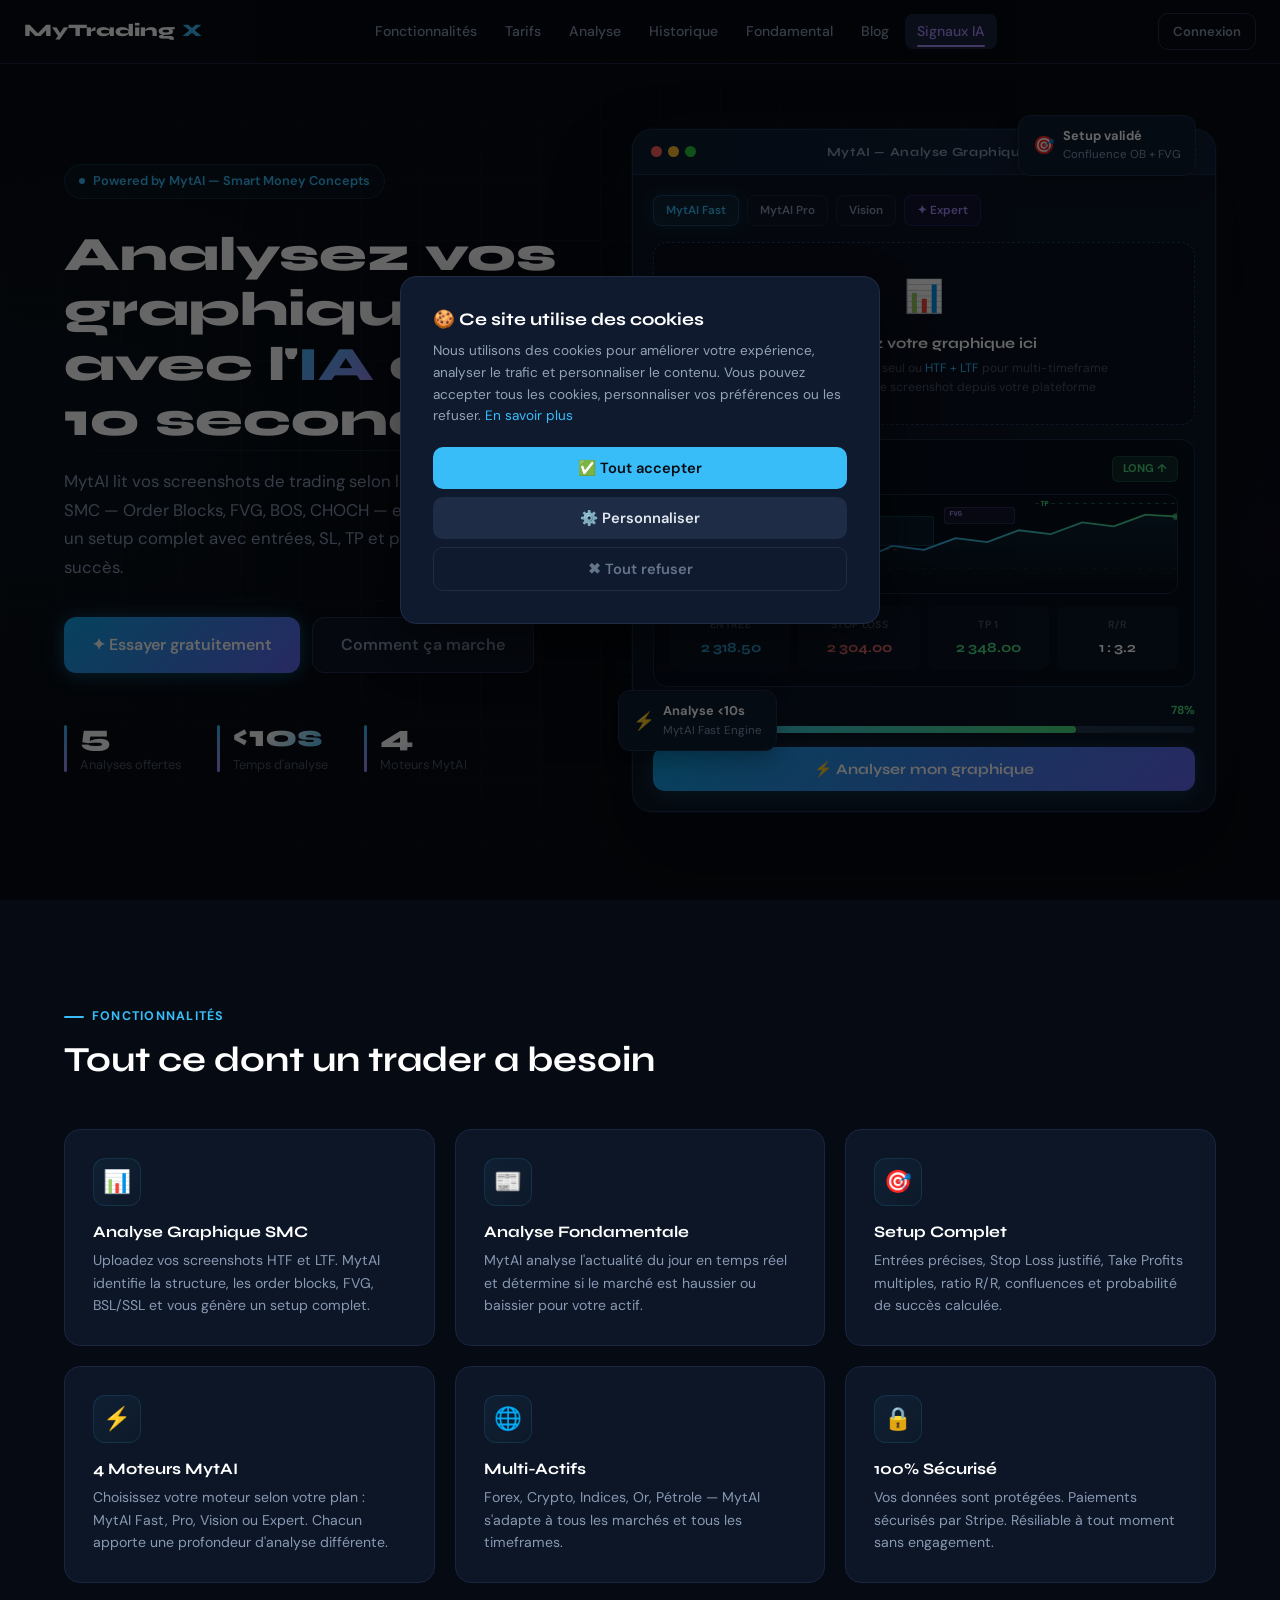
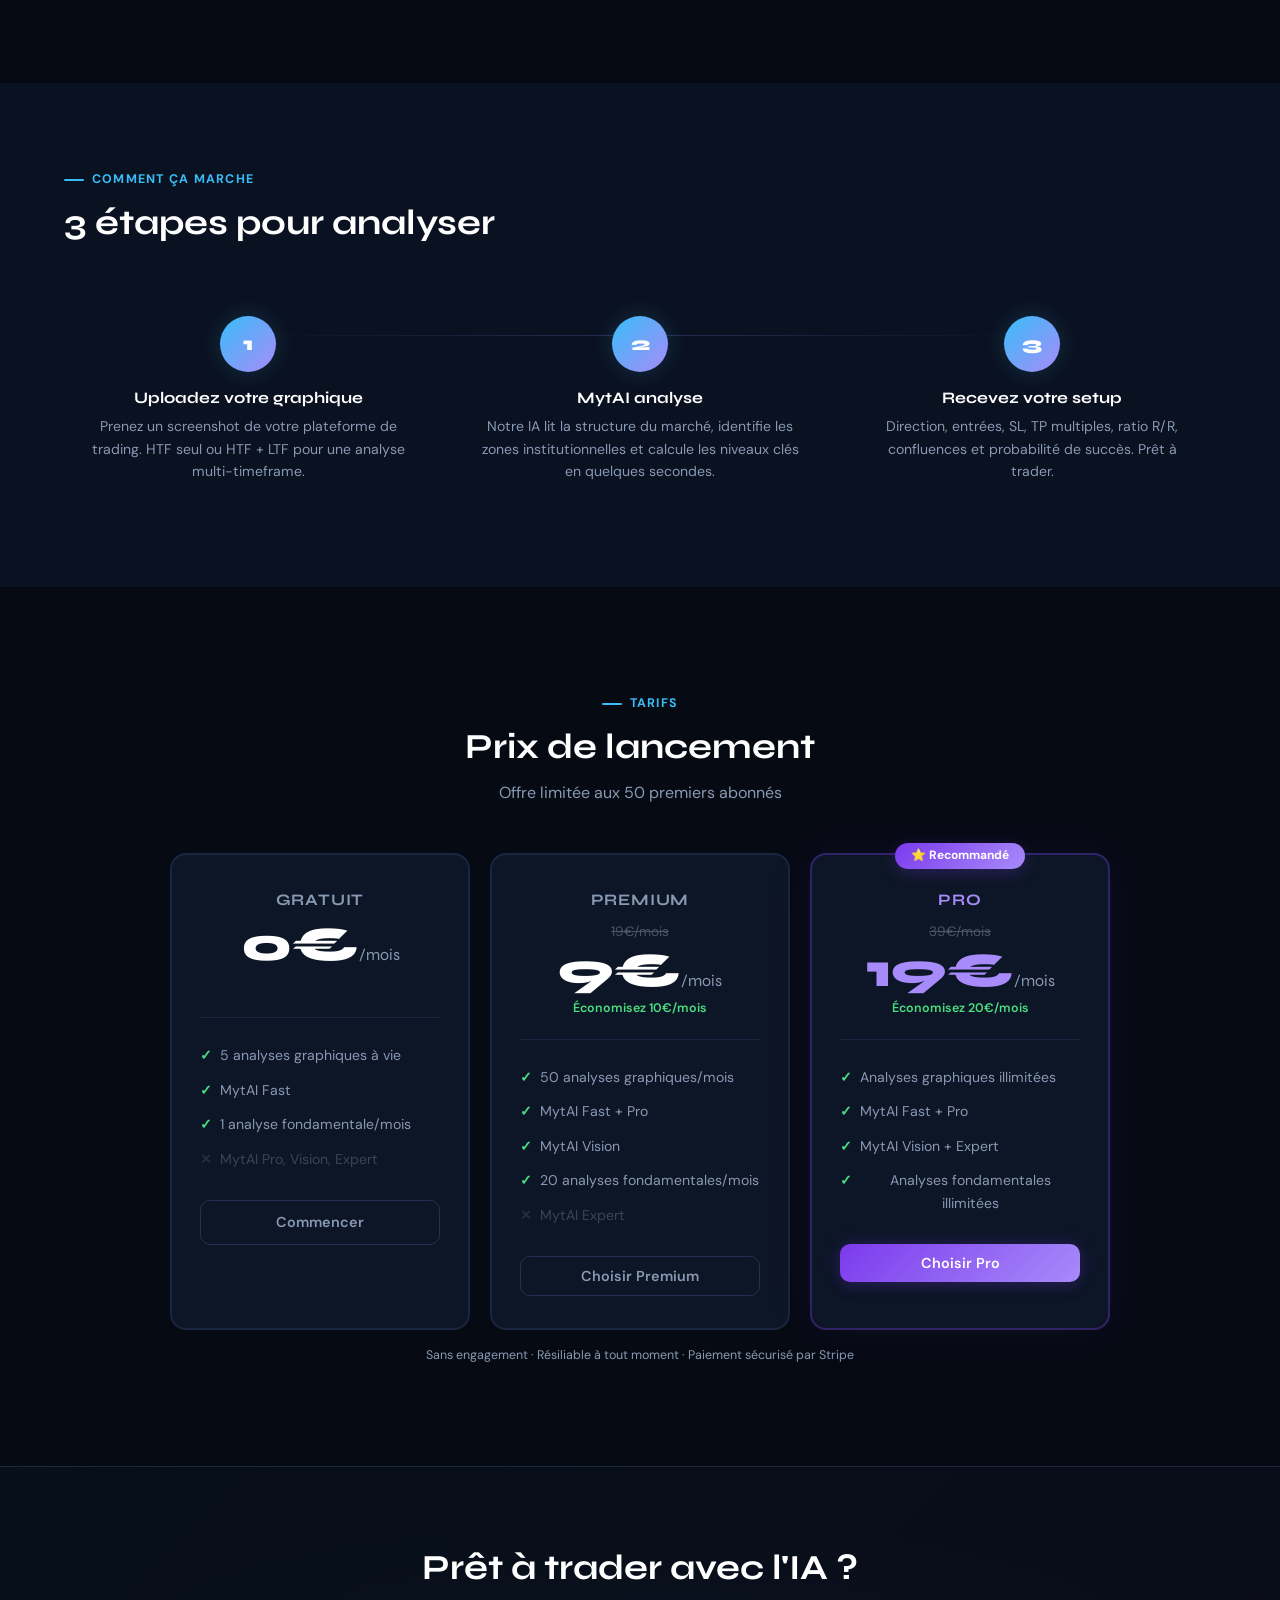
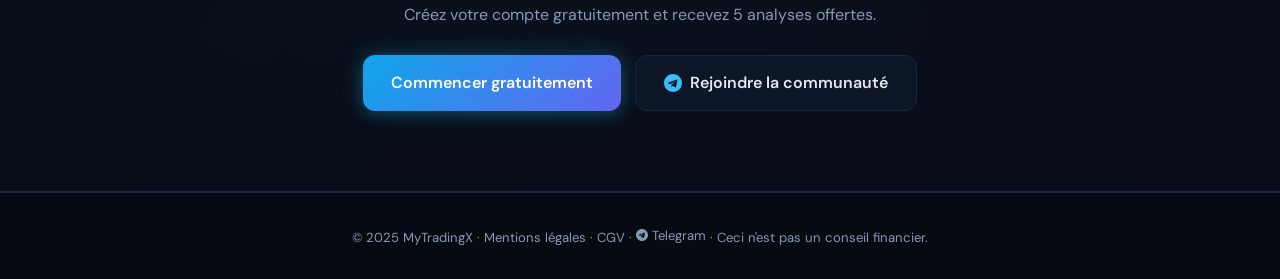
<file: index.html>
<!DOCTYPE html>
<html lang="fr">
<head>
<meta charset="UTF-8">
<style>html{background:#060a12}</style>
<meta name="viewport" content="width=device-width, initial-scale=1.0">
<title>MyTradingX — Analyse Graphique Trading par IA | SMC Order Blocks FVG</title>

<meta name="description" content="Analysez vos graphiques de trading en 10 secondes avec l'IA MytAI. Méthodologie Smart Money Concepts : Order Blocks, FVG, BOS, CHOCH. Entrées, Stop Loss, Take Profit automatiques. Essai gratuit.">
<meta name="keywords" content="analyse trading IA, smart money concepts, order blocks trading, FVG trading, analyse graphique forex, intelligence artificielle trading, BOS CHOCH, analyse technique automatique">
<meta name="author" content="MyTradingX">
<meta name="robots" content="index, follow">
<meta property="og:type" content="website">
<meta property="og:site_name" content="MyTradingX">
<meta property="og:title" content="MyTradingX — Analysez vos graphiques de trading avec l'IA">
<meta property="og:description" content="MytAI analyse vos screenshots de trading en 10 secondes. SMC, Order Blocks, FVG, BOS, CHOCH. Setup complet avec entrées, SL, TP et probabilité de succès.">
<meta property="og:url" content="https://mytradingx.fr/index.html">
<meta property="og:image" content="https://mytradingx.fr/faviconmtx.png">
<meta name="twitter:card" content="summary_large_image">
<meta name="twitter:title" content="MyTradingX — Analysez vos graphiques de trading avec l'IA">
<meta name="twitter:description" content="MytAI analyse vos screenshots de trading en 10 secondes. SMC, Order Blocks, FVG, BOS, CHOCH. Setup complet avec entrées, SL, TP et probabilité de succès.">
<link rel="icon" type="image/png" href="faviconmtx.png">
<link rel="preconnect" href="https://fonts.googleapis.com">
<link rel="preconnect" href="https://fonts.gstatic.com" crossorigin>
<link href="https://fonts.googleapis.com/css2?family=Syne:wght@400;600;700;800&family=DM+Sans:ital,opsz,wght@0,9..40,300;0,9..40,400;0,9..40,500;1,9..40,400&display=swap" rel="stylesheet">
<link rel="stylesheet" href="style.css">

<style>
/* ════════════════════════════════════════════
   CSS VARIABLES & ANIMATIONS
   ════════════════════════════════════════════ */
:root {
  --accent: #38bdf8;
  --accent2: #a78bfa;
  --accent3: #4ade80;
  --bg: #060a12;
  --bg2: #0a1120;
  --card: #0d1626;
  --border: #1a2540;
  --border2: #243050;
  --muted: #4a5568;
  --muted2: #8899b4;
  --radius-lg: 16px;
  --font-display: 'Syne', sans-serif;
  --font-body: 'DM Sans', sans-serif;
}

*, *::before, *::after { box-sizing: border-box; margin: 0; padding: 0; }

body {
  font-family: var(--font-body);
  background: var(--bg);
  color: #c8d8f0;
  line-height: 1.6;
  overflow-x: hidden;
}

h1, h2, h3 { font-family: var(--font-display); color: white; }
h1 { font-size: clamp(2rem, 4vw, 3rem); line-height: 1.15; font-weight: 800; }
h2 { font-size: clamp(1.6rem, 3vw, 2.2rem); font-weight: 700; margin-bottom: 12px; }
h3 { font-size: 1rem; font-weight: 700; }
p { color: var(--muted2); }

a { color: inherit; }

.container { max-width: 1200px; margin: 0 auto; padding: 0 24px; }
.text-center { text-align: center; }
.section-label {
  display: inline-flex; align-items: center; gap: 8px;
  color: var(--accent); font-size: 0.78rem; font-weight: 700;
  letter-spacing: 0.1em; text-transform: uppercase;
  margin-bottom: 12px;
}
.section-label::before { content: ''; width: 20px; height: 2px; background: var(--accent); border-radius: 2px; }

/* ════════════════════════════════════════════
   ANIMATIONS GLOBALES
   ════════════════════════════════════════════ */
@keyframes fadeInUp {
  from { opacity: 0; transform: translateY(30px); }
  to { opacity: 1; transform: translateY(0); }
}
@keyframes fadeIn {
  from { opacity: 0; }
  to { opacity: 1; }
}
@keyframes slideInLeft {
  from { opacity: 0; transform: translateX(-40px); }
  to { opacity: 1; transform: translateX(0); }
}
@keyframes slideInRight {
  from { opacity: 0; transform: translateX(40px); }
  to { opacity: 1; transform: translateX(0); }
}
@keyframes scaleIn {
  from { opacity: 0; transform: scale(0.92); }
  to { opacity: 1; transform: scale(1); }
}
@keyframes pulse {
  0%,100%{opacity:1;box-shadow:0 0 0 0 #38bdf840}
  50%{opacity:0.4;box-shadow:0 0 0 6px transparent}
}
@keyframes shimmer {
  0% { background-position: -200% 0; }
  100% { background-position: 200% 0; }
}
@keyframes float {
  0%, 100% { transform: translateY(0); }
  50% { transform: translateY(-8px); }
}
@keyframes glowPulse {
  0%, 100% { box-shadow: 0 0 20px #38bdf815; }
  50% { box-shadow: 0 0 40px #38bdf830; }
}
@keyframes borderGlow {
  0%, 100% { border-color: #1e3050; }
  50% { border-color: #38bdf840; }
}

/* ════════════════════════════════════════════
   BUTTONS
   ════════════════════════════════════════════ */
.btn {
  display: inline-flex; align-items: center; justify-content: center; gap: 8px;
  padding: 10px 20px; border-radius: 10px; font-family: var(--font-body);
  font-size: 0.9rem; font-weight: 600; cursor: pointer;
  border: none; text-decoration: none; transition: all 0.3s cubic-bezier(0.4, 0, 0.2, 1); white-space: nowrap;
  position: relative; overflow: hidden;
}
.btn::after {
  content: '';
  position: absolute; inset: 0;
  background: linear-gradient(90deg, transparent, rgba(255,255,255,0.1), transparent);
  transform: translateX(-100%);
  transition: transform 0.5s;
}
.btn:hover::after { transform: translateX(100%); }

.btn-primary {
  background: linear-gradient(135deg, #0ea5e9, #6366f1);
  color: white; box-shadow: 0 0 24px #38bdf840, 0 4px 15px #0ea5e930;
}
.btn-primary:hover { 
  box-shadow: 0 0 40px #38bdf860, 0 6px 20px #0ea5e940; 
  transform: translateY(-2px) scale(1.02); 
}
.btn-secondary { background: var(--card); border: 1px solid var(--border2); color: var(--muted2); }
.btn-secondary:hover { border-color: var(--accent); color: var(--accent); background: #38bdf808; transform: translateY(-1px); }
.btn-outline { background: transparent; border: 1px solid var(--border2); color: var(--muted2); }
.btn-outline:hover { border-color: var(--accent2); color: var(--accent2); background: #a78bfa08; transform: translateY(-1px); }
.btn-pro {
  background: linear-gradient(135deg, #7c3aed, #a78bfa);
  color: white; box-shadow: 0 0 20px #7c3aed30, 0 4px 15px #7c3aed20;
}
.btn-pro:hover { box-shadow: 0 0 32px #7c3aed60, 0 6px 20px #7c3aed30; transform: translateY(-2px) scale(1.02); }
.btn-lg { padding: 14px 28px; font-size: 1rem; border-radius: 12px; }
.btn-sm { padding: 7px 14px; font-size: 0.82rem; }
.btn-full { width: 100%; }
.hidden { display: none !important; }

/* ════════════════════════════════════════════
   NAV
   ════════════════════════════════════════════ */
nav {
  position: fixed; top: 0; left: 0; right: 0; z-index: 100;
  display: flex; align-items: center; justify-content: space-between;
  padding: 0 24px; height: 64px;
  background: #060a12e8; backdrop-filter: blur(20px);
  border-bottom: 1px solid var(--border);
  animation: fadeIn 0.6s ease both;
}
.nav-logo {
  font-family: var(--font-display); font-weight: 800; font-size: 1.1rem;
  color: white; text-decoration: none; letter-spacing: -0.01em;
  transition: all 0.3s;
}
.nav-logo:hover { text-shadow: 0 0 20px #38bdf850; }
.nav-logo span { color: var(--accent); }
.nav-links { display: flex; align-items: center; gap: 4px; }
.nav-links a {
  color: var(--muted2); text-decoration: none; padding: 6px 12px;
  border-radius: 8px; font-size: 0.88rem; transition: all 0.3s;
  position: relative;
}
.nav-links a::after {
  content: ''; position: absolute; bottom: 2px; left: 12px; right: 12px;
  height: 2px; background: var(--accent); border-radius: 2px;
  transform: scaleX(0); transition: transform 0.3s; transform-origin: center;
}
.nav-links a:hover { color: white; background: #ffffff08; }
.nav-links a:hover::after { transform: scaleX(1); }
.nav-links a.active { color: var(--accent2); }
.nav-links a.active::after { transform: scaleX(1); background: var(--accent2); }
.nav-right { display: flex; align-items: center; gap: 8px; }
.nav-user { font-size: 0.82rem; color: var(--muted2); }
.nav-plan {
  font-size: 0.7rem; font-weight: 700; padding: 3px 8px;
  border-radius: 6px; background: #38bdf820; color: var(--accent);
  border: 1px solid #38bdf830;
}

/* ════════════════════════════════════════════
   HERO — two-column split layout
   ════════════════════════════════════════════ */
.hero {
  min-height: 100vh;
  padding: 100px 0 60px;
  display: flex; align-items: center;
  position: relative; overflow: hidden;
  background:
    radial-gradient(ellipse 70% 60% at 0% 50%, #38bdf80a 0%, transparent 60%),
    radial-gradient(ellipse 60% 50% at 100% 60%, #7c3aed08 0%, transparent 60%);
}

/* subtle grid pattern */
.hero::before {
  content: '';
  position: absolute; inset: 0; pointer-events: none;
  background-image:
    linear-gradient(var(--border) 1px, transparent 1px),
    linear-gradient(90deg, var(--border) 1px, transparent 1px);
  background-size: 60px 60px;
  opacity: 0.25;
  mask-image: radial-gradient(ellipse 80% 80% at 50% 50%, black 30%, transparent 80%);
}

/* glowing horizontal line */
.hero::after {
  content: '';
  position: absolute; top: 50%; left: 0; right: 0; height: 1px;
  background: linear-gradient(90deg, transparent, #38bdf830, #38bdf815, transparent);
  pointer-events: none;
}

.hero-inner {
  display: grid;
  grid-template-columns: 1fr 1.15fr;
  gap: 60px;
  align-items: center;
  position: relative; z-index: 1;
}

/* ── Left: text ── */
.hero-left { animation: slideInLeft 0.8s cubic-bezier(0.4, 0, 0.2, 1) both; }

.hero-eyebrow {
  display: inline-flex; align-items: center; gap: 8px;
  background: #38bdf80d; border: 1px solid #38bdf825;
  color: var(--accent); padding: 6px 14px; border-radius: 20px;
  font-size: 0.8rem; font-weight: 600; margin-bottom: 28px;
  animation: fadeInUp 0.6s ease both 0.2s;
}
.hero-eyebrow .dot { width: 6px; height: 6px; border-radius: 50%; background: var(--accent); animation: pulse 2s infinite; }

.hero h1 { 
  margin-bottom: 20px; 
  animation: fadeInUp 0.7s ease both 0.3s;
}
.hero h1 em { 
  color: var(--accent); font-style: normal;
  background: linear-gradient(135deg, var(--accent), var(--accent2));
  -webkit-background-clip: text; -webkit-text-fill-color: transparent;
}
.hero-desc { 
  font-size: 1.05rem; margin-bottom: 36px; max-width: 460px; line-height: 1.7; 
  animation: fadeInUp 0.7s ease both 0.4s;
}
.hero-cta { 
  display: flex; gap: 12px; flex-wrap: wrap; margin-bottom: 48px; 
  animation: fadeInUp 0.7s ease both 0.5s;
}

.hero-stats { 
  display: flex; gap: 36px; flex-wrap: wrap; 
  animation: fadeInUp 0.7s ease both 0.6s;
}
.stat-item { 
  position: relative; padding-left: 16px; 
}
.stat-item::before {
  content: '';
  position: absolute; left: 0; top: 4px; bottom: 4px;
  width: 3px; border-radius: 3px;
  background: linear-gradient(180deg, var(--accent), var(--accent2));
}
.stat-number {
  font-family: var(--font-display); font-size: 1.9rem; font-weight: 800;
  color: white; line-height: 1;
  background: linear-gradient(135deg, white 40%, #38bdf8);
  -webkit-background-clip: text; -webkit-text-fill-color: transparent;
}
.stat-label { font-size: 0.8rem; color: var(--muted); margin-top: 4px; }

/* ── Right: analysis window ── */
.hero-right { 
  position: relative; 
  animation: slideInRight 0.9s cubic-bezier(0.4, 0, 0.2, 1) both 0.3s;
}

/* glow halo behind the window — collé aux bords arrondis */
.hero-right::before {
  content: '';
  position: absolute;
  top: -12px; left: -12px; right: -12px; bottom: -12px;
  background:
    radial-gradient(ellipse 80% 80% at 50% 40%, #38bdf812 0%, transparent 55%),
    radial-gradient(ellipse 60% 60% at 70% 80%, #7c3aed08 0%, transparent 50%);
  pointer-events: none; z-index: 0;
  animation: glowPulse 4s ease infinite;
  border-radius: 28px;
}

.analysis-window {
  position: relative; z-index: 1;
  background: #0b1525;
  border: 1px solid #1e3050;
  border-radius: 20px;
  box-shadow:
    0 0 0 1px #38bdf810,
    0 40px 80px #00000060,
    0 0 80px #38bdf808;
  overflow: hidden;
  animation: scaleIn 0.8s cubic-bezier(0.4, 0, 0.2, 1) both 0.5s;
  transition: all 0.4s cubic-bezier(0.4, 0, 0.2, 1);
}
.analysis-window:hover {
  box-shadow:
    0 0 0 1px #38bdf820,
    0 50px 100px #00000070,
    0 0 100px #38bdf815;
  transform: translateY(-4px);
}

/* window titlebar */
.aw-bar {
  display: flex; align-items: center; justify-content: space-between;
  padding: 12px 18px;
  background: linear-gradient(90deg, #0d1c30, #111f38);
  border-bottom: 1px solid #1e3050;
}
.aw-dots { display: flex; gap: 6px; }
.aw-dot {
  width: 11px; height: 11px; border-radius: 50%;
  transition: all 0.3s;
}
.aw-dot:nth-child(1) { background: #ff5f57; }
.aw-dot:nth-child(2) { background: #ffbd2e; }
.aw-dot:nth-child(3) { background: #28c840; }
.aw-bar:hover .aw-dot { transform: scale(1.15); }
.aw-bar-title {
  font-family: var(--font-display); font-size: 0.78rem; font-weight: 700;
  color: var(--muted2); letter-spacing: 0.05em;
}
.aw-bar-status {
  display: flex; align-items: center; gap: 6px;
  font-size: 0.72rem; color: var(--accent3); font-weight: 600;
}
.aw-bar-status .live-dot {
  width: 7px; height: 7px; border-radius: 50%;
  background: var(--accent3); animation: pulse 1.5s infinite;
}

/* drop zone */
.aw-body { padding: 20px; }

.aw-engines {
  display: flex; gap: 8px; margin-bottom: 16px; flex-wrap: wrap;
}
.engine-chip {
  padding: 5px 12px; border-radius: 8px; font-size: 0.73rem; font-weight: 600;
  cursor: pointer; border: 1px solid var(--border); color: var(--muted2);
  background: var(--card); transition: all 0.3s cubic-bezier(0.4, 0, 0.2, 1);
}
.engine-chip:hover { 
  border-color: var(--accent); color: var(--accent); 
  transform: translateY(-1px); 
  box-shadow: 0 4px 12px #38bdf815;
}
.engine-chip.active {
  background: #38bdf815; border-color: #38bdf840; color: var(--accent);
  box-shadow: 0 0 15px #38bdf820;
}
.engine-chip.pro { 
  border-color: #7c3aed40; color: var(--accent2); background: #7c3aed10; 
}
.engine-chip.pro:hover { 
  border-color: var(--accent2); 
  box-shadow: 0 4px 12px #7c3aed15;
}

.aw-upload-zone {
  border: 1.5px dashed #1e3a60;
  border-radius: 14px; padding: 28px 20px;
  text-align: center; background: #080f1e;
  transition: all 0.3s cubic-bezier(0.4, 0, 0.2, 1); cursor: pointer; position: relative;
  margin-bottom: 14px;
  overflow: hidden;
}
.aw-upload-zone::before {
  content: '';
  position: absolute; inset: 0;
  background: linear-gradient(90deg, transparent, #38bdf805, transparent);
  transform: translateX(-100%);
  transition: transform 0.6s;
}
.aw-upload-zone:hover { 
  border-color: var(--accent); background: #38bdf808; 
  transform: scale(1.01);
}
.aw-upload-zone:hover::before { transform: translateX(100%); }
.aw-upload-zone.drag-over {
  border-color: var(--accent3);
  background: #4ade8010;
  transform: scale(1.02);
}
.aw-upload-icon { font-size: 2rem; margin-bottom: 10px; display: block; animation: float 3s ease infinite; }
.aw-upload-title { font-family: var(--font-display); font-weight: 700; color: white; font-size: 0.92rem; margin-bottom: 4px; }
.aw-upload-sub { font-size: 0.76rem; color: var(--muted); line-height: 1.5; }
.aw-upload-sub span { color: var(--accent); }

/* ════════════════════════════════════════════
   NOUVEAU : Résultat d'analyse interactif
   (remplace le graphique SVG factice)
   ════════════════════════════════════════════ */
.aw-result-card {
  background: #060e1c;
  border: 1px solid #1a2e48;
  border-radius: 14px;
  padding: 16px;
  margin-bottom: 14px;
  animation: scaleIn 0.5s ease both 0.8s;
  transition: all 0.3s;
}
.aw-result-card:hover {
  border-color: #38bdf830;
  box-shadow: 0 0 20px #38bdf808;
}

.aw-result-header {
  display: flex; justify-content: space-between; align-items: center;
  margin-bottom: 12px;
}
.aw-result-pair {
  font-size: 0.72rem; font-weight: 700; color: var(--muted);
  text-transform: uppercase; letter-spacing: 0.08em;
}
.aw-result-badge {
  font-size: 0.7rem; font-weight: 700; padding: 3px 10px; border-radius: 6px;
  background: #4ade8020; color: var(--accent3); border: 1px solid #4ade8030;
  animation: fadeIn 0.4s ease both 1s;
}
.aw-result-badge.bear { background: #f8717120; color: #f87171; border-color: #f8717130; }

/* Mini chart avec zones SMC */
.aw-mini-chart {
  width: 100%; height: 100px;
  background: #050d18;
  border-radius: 10px;
  overflow: hidden; position: relative;
  margin-bottom: 12px;
  border: 1px solid #1a2e48;
}
.aw-mini-chart svg { width: 100%; height: 100%; }

/* Zones de trading sur le mini chart */
.smc-zone {
  position: absolute;
  border-radius: 3px;
  font-size: 7px;
  font-family: 'Courier New', monospace;
  font-weight: 700;
  pointer-events: none;
}
.smc-ob {
  left: 32%; top: 22%; width: 20%; height: 30%;
  background: #38bdf815; border: 1px solid #38bdf835;
}
.smc-ob-label { left: 33%; top: 24%; color: #38bdf8; }
.smc-fvg {
  left: 54%; top: 12%; width: 14%; height: 18%;
  background: #a78bfa15; border: 1px solid #a78bfa35;
}
.smc-fvg-label { left: 55%; top: 14%; color: #a78bfa; }
.smc-tp {
  left: 72%; right: 0; top: 8%; height: 1px;
  background: repeating-linear-gradient(90deg, #4ade8060, #4ade8060 4px, transparent 4px, transparent 8px);
}
.smc-tp-label { left: 73%; top: 4%; color: #4ade80; }
.smc-sl {
  left: 28%; right: 55%; top: 55%; height: 1px;
  background: repeating-linear-gradient(90deg, #f8717160, #f8717160 4px, transparent 4px, transparent 8px);
}
.smc-sl-label { left: 29%; top: 57%; color: #f87171; }

/* Grille de résultats */
.aw-result-grid { display: flex; gap: 8px; flex-wrap: wrap; }
.aw-result-cell {
  background: #0b1525;
  border-radius: 8px;
  padding: 10px 12px;
  flex: 1;
  min-width: 70px;
  text-align: center;
  transition: all 0.3s;
  border: 1px solid transparent;
}
.aw-result-cell:hover {
  border-color: #38bdf820;
  background: #0d1c30;
  transform: translateY(-2px);
}
.aw-result-cell .lbl { font-size: 0.65rem; color: var(--muted); margin-bottom: 3px; font-weight: 600; text-transform: uppercase; letter-spacing: 0.03em; }
.aw-result-cell .val { font-family: var(--font-display); font-size: 0.88rem; font-weight: 700; color: white; }
.aw-result-cell .val.green { color: var(--accent3); }
.aw-result-cell .val.red { color: #f87171; }
.aw-result-cell .val.blue { color: var(--accent); }

/* probability bar améliorée */
.aw-proba { margin-bottom: 14px; }
.aw-proba-header { display: flex; justify-content: space-between; font-size: 0.73rem; color: var(--muted2); margin-bottom: 6px; font-weight: 600; }
.aw-proba-bar { 
  height: 7px; background: #1a2e48; border-radius: 6px; overflow: hidden;
  position: relative;
}
.aw-proba-bar::after {
  content: '';
  position: absolute; inset: 0;
  background: linear-gradient(90deg, transparent, rgba(255,255,255,0.1), transparent);
  animation: shimmer 2s infinite;
}
.aw-proba-fill {
  height: 100%; width: 78%;
  background: linear-gradient(90deg, #38bdf8, #4ade80);
  border-radius: 6px;
  animation: growBar 1.5s cubic-bezier(0.4, 0, 0.2, 1) both 1.2s;
  transform-origin: left;
  position: relative; z-index: 1;
}
@keyframes growBar { from { width: 0; } to { width: 78%; } }

/* analyse button */
.aw-btn-analyse {
  width: 100%;
  padding: 13px;
  border-radius: 12px;
  background: linear-gradient(135deg, #0ea5e9 0%, #6366f1 100%);
  color: white; font-family: var(--font-display);
  font-size: 0.92rem; font-weight: 700;
  border: none; cursor: pointer;
  box-shadow: 0 4px 20px #38bdf830;
  transition: all 0.3s cubic-bezier(0.4, 0, 0.2, 1);
  display: flex; align-items: center; justify-content: center; gap: 8px;
  position: relative; overflow: hidden;
}
.aw-btn-analyse::after {
  content: '';
  position: absolute; inset: 0;
  background: linear-gradient(90deg, transparent, rgba(255,255,255,0.15), transparent);
  transform: translateX(-100%);
  transition: transform 0.6s;
}
.aw-btn-analyse:hover { 
  box-shadow: 0 6px 30px #38bdf850; 
  transform: translateY(-2px); 
}
.aw-btn-analyse:hover::after { transform: translateX(100%); }

/* floating badges around the window */
.float-badge {
  position: absolute; z-index: 2;
  background: #0d1c30; border: 1px solid #1e3050;
  border-radius: 12px; padding: 10px 14px;
  display: flex; align-items: center; gap: 8px;
  box-shadow: 0 8px 24px #00000050;
  animation: badgeIn 0.6s ease both;
  white-space: nowrap;
  transition: all 0.3s;
}
.float-badge:hover {
  transform: scale(1.05) !important;
  border-color: #38bdf830;
  box-shadow: 0 12px 30px #00000060;
}
.float-badge .fb-icon { font-size: 1.1rem; }
.float-badge .fb-text { font-size: 0.72rem; }
.float-badge .fb-text strong { display: block; color: white; font-size: 0.8rem; font-weight: 700; }
.float-badge .fb-text span { color: var(--muted2); }
.aw-wrapper { position: relative; }
.fb-1 { top: -14px; right: 20px; animation-delay: 0.8s; }
.fb-2 { bottom: 60px; left: -14px; animation-delay: 1s; }
@keyframes badgeIn { from { opacity:0; transform:scale(0.8) translateY(6px) } to { opacity:1; transform:scale(1) translateY(0) } }

/* ════════════════════════════════════════════
   FEATURES — amélioré
   ════════════════════════════════════════════ */
.features { padding: 100px 0; }
.features-grid { display: grid; grid-template-columns: repeat(3, 1fr); gap: 20px; margin-top: 48px; }
.feature-card {
  background: var(--card); border: 1px solid var(--border);
  border-radius: var(--radius-lg); padding: 28px;
  transition: all 0.4s cubic-bezier(0.4, 0, 0.2, 1);
  position: relative; overflow: hidden;
}
.feature-card::before {
  content: '';
  position: absolute; top: 0; left: 0; right: 0; height: 2px;
  background: linear-gradient(90deg, transparent, var(--accent), transparent);
  transform: scaleX(0); transition: transform 0.4s;
}
.feature-card:hover { 
  border-color: var(--border2); 
  transform: translateY(-6px); 
  box-shadow: 0 20px 50px #00000050;
}
.feature-card:hover::before { transform: scaleX(1); }
.feature-icon {
  width: 48px; height: 48px; border-radius: 12px;
  background: linear-gradient(135deg, #38bdf811, #38bdf805); 
  border: 1px solid #38bdf822;
  display: flex; align-items: center; justify-content: center;
  font-size: 1.4rem; margin-bottom: 16px;
  transition: all 0.3s;
}
.feature-card:hover .feature-icon {
  transform: scale(1.1) rotate(-3deg);
  box-shadow: 0 0 20px #38bdf815;
}
.feature-card h3 { margin-bottom: 8px; font-size: 1rem; }
.feature-card p  { font-size: 0.88rem; line-height: 1.6; }

/* ════════════════════════════════════════════
   HOW IT WORKS — amélioré
   ════════════════════════════════════════════ */
.how { padding: 80px 0; background: var(--bg2); position: relative; overflow: hidden; }
.how::before {
  content: '';
  position: absolute; top: 50%; left: 20%; right: 20%; height: 1px;
  background: linear-gradient(90deg, transparent, var(--border2), transparent);
}
.steps { display: grid; grid-template-columns: repeat(3, 1fr); gap: 24px; margin-top: 48px; position: relative; z-index: 1; }
.step { 
  text-align: center; padding: 24px; 
  transition: all 0.3s;
  border-radius: 16px;
}
.step:hover { background: #ffffff04; }
.step-num {
  width: 56px; height: 56px; border-radius: 50%;
  background: linear-gradient(135deg, var(--accent), var(--accent2));
  display: flex; align-items: center; justify-content: center;
  font-family: var(--font-display); font-weight: 800; font-size: 1.2rem;
  color: white; margin: 0 auto 16px;
  box-shadow: 0 0 25px #38bdf830;
  transition: all 0.3s;
}
.step:hover .step-num {
  transform: scale(1.1);
  box-shadow: 0 0 35px #38bdf850;
}
.step h3 { margin-bottom: 8px; }
.step p { font-size: 0.88rem; }

/* ════════════════════════════════════════════
   PRICING — amélioré
   ════════════════════════════════════════════ */
.pricing { padding: 100px 0; }
.pricing-grid { display: flex; gap: 20px; margin-top: 48px; justify-content: center; flex-wrap: wrap; }
.pricing-card {
  background: var(--card); border: 2px solid var(--border);
  border-radius: var(--radius-lg); padding: 32px 28px;
  width: 300px; transition: all 0.4s cubic-bezier(0.4, 0, 0.2, 1); position: relative;
}
.pricing-card:hover { 
  transform: translateY(-8px); 
  border-color: var(--border2); 
  box-shadow: 0 25px 60px #00000050; 
}
.pricing-card.popular { 
  border-color: #7c3aed55; 
  box-shadow: 0 0 50px #7c3aed15;
  animation: borderGlow 3s ease infinite;
}
.pricing-card.popular:hover {
  box-shadow: 0 25px 60px #00000050, 0 0 60px #7c3aed20;
}
.pricing-popular-badge {
  position: absolute; top: -12px; left: 50%; transform: translateX(-50%);
  background: linear-gradient(135deg, #7c3aed, #a78bfa); color: white;
  padding: 3px 16px; border-radius: 20px; font-size: 0.75rem; font-weight: 700;
  white-space: nowrap;
  box-shadow: 0 4px 15px #7c3aed40;
}
.pricing-name { font-family: var(--font-display); font-weight: 700; font-size: 1rem; margin-bottom: 8px; color: var(--muted2); text-transform: uppercase; letter-spacing: 0.05em; }
.pricing-price { font-family: var(--font-display); font-size: 3rem; font-weight: 800; color: white; line-height: 1; margin-bottom: 4px; }
.pricing-price span { font-size: 1rem; color: var(--muted2); font-weight: 400; }
.pricing-old { color: var(--muted); font-size: 0.85rem; text-decoration: line-through; margin-bottom: 4px; }
.pricing-economy { color: var(--accent3); font-size: 0.78rem; margin-bottom: 20px; font-weight: 600; }
.pricing-divider { border: none; border-top: 1px solid var(--border); margin: 20px 0; }
.pricing-features { list-style: none; margin-bottom: 24px; }
.pricing-features li { padding: 6px 0; font-size: 0.88rem; color: var(--muted2); display: flex; gap: 8px; align-items: flex-start; }
.pricing-features li::before { content: "✓"; color: var(--accent3); font-weight: 700; flex-shrink: 0; }
.pricing-features li.unavailable { opacity: 0.35; }
.pricing-features li.unavailable::before { content: "✕"; color: var(--muted); }

/* ════════════════════════════════════════════
   CTA BANNER — amélioré
   ════════════════════════════════════════════ */
.cta-banner {
  padding: 80px 0;
  background: linear-gradient(135deg, #38bdf808, #7c3aed08);
  border-top: 1px solid var(--border);
  border-bottom: 1px solid var(--border);
  text-align: center;
  position: relative;
  overflow: hidden;
}
.cta-banner::before {
  content: '';
  position: absolute; inset: 0;
  background: radial-gradient(ellipse 60% 50% at 50% 50%, #38bdf805 0%, transparent 70%);
  pointer-events: none;
}
.cta-banner h2 { margin-bottom: 12px; position: relative; z-index: 1; }
.cta-banner p  { margin-bottom: 28px; position: relative; z-index: 1; }

/* ════════════════════════════════════════════
   FOOTER
   ════════════════════════════════════════════ */
footer {
  padding: 32px 0; border-top: 1px solid var(--border);
  text-align: center; color: var(--muted); font-size: 0.82rem;
}
footer a { color: var(--muted2); text-decoration: none; transition: color 0.3s; }
footer a:hover { color: var(--accent); }

/* ════════════════════════════════════════════
   RESPONSIVE
   ════════════════════════════════════════════ */
@media (max-width: 900px) {
  .hero-inner { grid-template-columns: 1fr; gap: 48px; }
  .float-badge { display: none; }
  .features-grid { grid-template-columns: 1fr; }
  .steps { grid-template-columns: 1fr; }
  .pricing-grid { flex-direction: column; align-items: center; }
  .pricing-card { width: 100%; max-width: 340px; }
}

/* Scroll reveal */
.reveal {
  opacity: 0;
  transform: translateY(30px);
  transition: all 0.7s cubic-bezier(0.4, 0, 0.2, 1);
}
.reveal.visible {
  opacity: 1;
  transform: translateY(0);
}
</style>

<script type="application/ld+json">
{
  "@context": "https://schema.org",
  "@type": "SoftwareApplication",
  "name": "MyTradingX",
  "applicationCategory": "FinanceApplication",
  "description": "Analysez vos graphiques de trading en 10 secondes avec l'IA MytAI.",
  "url": "https://mytradingx.fr",
  "offers": [
    { "@type": "Offer", "name": "Gratuit", "price": "0", "priceCurrency": "EUR" },
    { "@type": "Offer", "name": "Premium", "price": "9", "priceCurrency": "EUR" },
    { "@type": "Offer", "name": "Pro", "price": "19", "priceCurrency": "EUR" }
  ]
}
</script>
<!-- Google tag (gtag.js) -->
<script async src="https://www.googletagmanager.com/gtag/js?id=G-PR5RVVM1Z7"></script>
<script>
  window.dataLayer = window.dataLayer || [];
  function gtag(){dataLayer.push(arguments);}
  gtag('js', new Date());
  gtag('config', 'G-PR5RVVM1Z7');
</script>
<base target="_blank">
</head>
<body>

<!-- ════════════════════════════════════════════
     NAVIGATION
     ════════════════════════════════════════════ -->
<nav>
  <a href="index.html" class="nav-logo">MyTrading<span>X</span></a>
  <div class="nav-links">
    <a href="index.html#features">Fonctionnalités</a>
    <a href="index.html#pricing">Tarifs</a>
    <a href="analyse.html">Analyse</a>
    <a href="historique.html">Historique</a>
    <a href="fondamental.html">Fondamental</a>
    <a href="blog.html">Blog</a>
    <a href="signaux.html" class="active" style="color:var(--accent2);">Signaux IA</a>
  </div>
  <div class="nav-right">
    <span id="navUser" class="nav-user hidden"></span>
    <span id="navPlan" class="nav-plan hidden"></span>
    <a href="dashboard.html" id="navDashboard" class="btn btn-secondary btn-sm hidden">Dashboard</a>
    <a href="login.html" id="navLogin" class="btn btn-outline btn-sm">Connexion</a>
    <button onclick="logout()" id="navLogout" class="btn btn-secondary btn-sm hidden">Déconnexion</button>
  </div>
</nav>

<!-- ════════════════════════════════════════════
     HERO — Titre gauche + Fenêtre d'analyse droite
     ════════════════════════════════════════════ -->
<section class="hero">
  <div class="container">
    <div class="hero-inner">

      <!-- LEFT: titre et CTA -->
      <div class="hero-left">
        <div class="hero-eyebrow">
          <span class="dot"></span>
          Powered by MytAI — Smart Money Concepts
        </div>

        <h1>Analysez vos graphiques avec l'<em>IA</em> en 10&nbsp;secondes</h1>

        <p class="hero-desc">
          MytAI lit vos screenshots de trading selon la méthodologie SMC —
          Order Blocks, FVG, BOS, CHOCH — et vous retourne un setup complet
          avec entrées, SL, TP et probabilité de succès.
        </p>

        <div class="hero-cta">
          <a href="login.html?tab=register" class="btn btn-primary btn-lg">✦ Essayer gratuitement</a>
          <a href="index.html#how" class="btn btn-secondary btn-lg">Comment ça marche</a>
        </div>

        <div class="hero-stats">
          <div class="stat-item">
            <div class="stat-number">5</div>
            <div class="stat-label">Analyses offertes</div>
          </div>
          <div class="stat-item">
            <div class="stat-number">&lt;10s</div>
            <div class="stat-label">Temps d'analyse</div>
          </div>
          <div class="stat-item">
            <div class="stat-number">4</div>
            <div class="stat-label">Moteurs MytAI</div>
          </div>
        </div>
      </div>

      <!-- RIGHT: fenêtre d'analyse interactive -->
      <div class="hero-right">
        <div class="aw-wrapper">

        <div class="analysis-window">

          <!-- titlebar -->
          <div class="aw-bar">
            <div class="aw-dots">
              <div class="aw-dot"></div>
              <div class="aw-dot"></div>
              <div class="aw-dot"></div>
            </div>
            <div class="aw-bar-title">MytAI — Analyse Graphique</div>
            <div class="aw-bar-status">
              <span class="live-dot"></span> Prêt
            </div>
          </div>

          <!-- body -->
          <div class="aw-body">

            <!-- choix moteur -->
            <div class="aw-engines">
              <div class="engine-chip active">MytAI Fast</div>
              <div class="engine-chip">MytAI Pro</div>
              <div class="engine-chip">Vision</div>
              <div class="engine-chip pro">✦ Expert</div>
            </div>

            <!-- upload zone -->
            <input type="file" id="heroFileInput" accept="image/png,image/jpeg,image/jpg,image/webp" style="display:none;">
            <div class="aw-upload-zone" id="heroUploadZone">
              <span class="aw-upload-icon" id="heroUploadIcon">📊</span>
              <div class="aw-upload-title" id="heroUploadTitle">Déposez votre graphique ici</div>
              <div class="aw-upload-sub" id="heroUploadSub">
                PNG, JPG acceptés · HTF seul ou <span>HTF + LTF</span> pour multi-timeframe<br>
                Cliquez ou glissez votre screenshot depuis votre plateforme
              </div>
            </div>

            <!-- ════════════════════════════════════════════
                 RÉSULTAT D'ANALYSE RÉEL (remplace le graphique factice)
                 ════════════════════════════════════════════ -->
            <div class="aw-result-card">
              <div class="aw-result-header">
                <span class="aw-result-pair">Setup généré — XAUUSD H4</span>
                <span class="aw-result-badge">LONG ↑</span>
              </div>

              <!-- Mini chart avec zones SMC réelles -->
              <div class="aw-mini-chart">
                <svg viewBox="0 0 400 100" preserveAspectRatio="none" xmlns="http://www.w3.org/2000/svg">
                  <defs>
                    <linearGradient id="fillGrad" x1="0" y1="0" x2="0" y2="1">
                      <stop offset="0%" stop-color="#38bdf8" stop-opacity="0.12"/>
                      <stop offset="100%" stop-color="#38bdf8" stop-opacity="0"/>
                    </linearGradient>
                    <linearGradient id="lineGrad" x1="0" y1="0" x2="1" y2="0">
                      <stop offset="0%" stop-color="#1e3a58"/>
                      <stop offset="50%" stop-color="#38bdf8"/>
                      <stop offset="100%" stop-color="#4ade80"/>
                    </linearGradient>
                  </defs>
                  <!-- Area fill -->
                  <path d="M0,85 L25,78 L50,82 L75,70 L100,74 L125,62 L150,66 L175,52 L200,56 L225,44 L250,48 L275,36 L300,40 L325,28 L350,32 L375,20 L400,22 L400,100 L0,100 Z"
                        fill="url(#fillGrad)"/>
                  <!-- Price line -->
                  <path d="M0,85 L25,78 L50,82 L75,70 L100,74 L125,62 L150,66 L175,52 L200,56 L225,44 L250,48 L275,36 L300,40 L325,28 L350,32 L375,20 L400,22"
                        fill="none" stroke="url(#lineGrad)" stroke-width="1.8" stroke-linecap="round"/>
                  <!-- Current price dot -->
                  <circle cx="400" cy="22" r="3.5" fill="#4ade80">
                    <animate attributeName="r" values="2.5;4.5;2.5" dur="2s" repeatCount="indefinite"/>
                    <animate attributeName="opacity" values="1;0.4;1" dur="2s" repeatCount="indefinite"/>
                  </circle>
                  <!-- Grid lines -->
                  <line x1="0" y1="50" x2="400" y2="50" stroke="#1a2e48" stroke-width="0.5" stroke-dasharray="3,6"/>
                  <line x1="0" y1="75" x2="400" y2="75" stroke="#1a2e48" stroke-width="0.5" stroke-dasharray="3,6"/>
                </svg>
                <!-- Zones SMC overlay -->
                <div class="smc-zone smc-ob"></div>
                <div class="smc-zone smc-ob-label">OB</div>
                <div class="smc-zone smc-fvg"></div>
                <div class="smc-zone smc-fvg-label">FVG</div>
                <div class="smc-zone smc-tp"></div>
                <div class="smc-zone smc-tp-label">TP</div>
                <div class="smc-zone smc-sl"></div>
                <div class="smc-zone smc-sl-label">SL</div>
              </div>

              <!-- Grille de résultats -->
              <div class="aw-result-grid">
                <div class="aw-result-cell">
                  <div class="lbl">Entrée</div>
                  <div class="val blue">2 318.50</div>
                </div>
                <div class="aw-result-cell">
                  <div class="lbl">Stop Loss</div>
                  <div class="val red">2 304.00</div>
                </div>
                <div class="aw-result-cell">
                  <div class="lbl">TP 1</div>
                  <div class="val green">2 348.00</div>
                </div>
                <div class="aw-result-cell">
                  <div class="lbl">R/R</div>
                  <div class="val">1 : 3.2</div>
                </div>
              </div>
            </div>

            <!-- barre de probabilité -->
            <div class="aw-proba">
              <div class="aw-proba-header">
                <span>Probabilité de succès</span>
                <span style="color:var(--accent3);font-weight:700;">78%</span>
              </div>
              <div class="aw-proba-bar">
                <div class="aw-proba-fill"></div>
              </div>
            </div>

            <!-- bouton analyser -->
            <button class="aw-btn-analyse" onclick="window.location.href='login.html?tab=register'">
              ⚡ Analyser mon graphique
            </button>

          </div><!-- /aw-body -->
        </div><!-- /analysis-window -->

        <!-- floating badges -->
        <div class="float-badge fb-1">
          <span class="fb-icon">🎯</span>
          <div class="fb-text">
            <strong>Setup validé</strong>
            <span>Confluence OB + FVG</span>
          </div>
        </div>
        <div class="float-badge fb-2">
          <span class="fb-icon">⚡</span>
          <div class="fb-text">
            <strong>Analyse &lt;10s</strong>
            <span>MytAI Fast Engine</span>
          </div>
        </div>

        </div><!-- /aw-wrapper -->
      </div><!-- /hero-right -->
    </div><!-- /hero-inner -->
  </div>
</section>

<!-- ════════════════════════════════════════════
     FEATURES
     ════════════════════════════════════════════ -->
<section class="features reveal" id="features">
  <div class="container">
    <div class="section-label">Fonctionnalités</div>
    <h2>Tout ce dont un trader a besoin</h2>
    <div class="features-grid">
      <div class="feature-card">
        <div class="feature-icon">📊</div>
        <h3>Analyse Graphique SMC</h3>
        <p>Uploadez vos screenshots HTF et LTF. MytAI identifie la structure, les order blocks, FVG, BSL/SSL et vous génère un setup complet.</p>
      </div>
      <div class="feature-card">
        <div class="feature-icon">📰</div>
        <h3>Analyse Fondamentale</h3>
        <p>MytAI analyse l'actualité du jour en temps réel et détermine si le marché est haussier ou baissier pour votre actif.</p>
      </div>
      <div class="feature-card">
        <div class="feature-icon">🎯</div>
        <h3>Setup Complet</h3>
        <p>Entrées précises, Stop Loss justifié, Take Profits multiples, ratio R/R, confluences et probabilité de succès calculée.</p>
      </div>
      <div class="feature-card">
        <div class="feature-icon">⚡</div>
        <h3>4 Moteurs MytAI</h3>
        <p>Choisissez votre moteur selon votre plan : MytAI Fast, Pro, Vision ou Expert. Chacun apporte une profondeur d'analyse différente.</p>
      </div>
      <div class="feature-card">
        <div class="feature-icon">🌐</div>
        <h3>Multi-Actifs</h3>
        <p>Forex, Crypto, Indices, Or, Pétrole — MytAI s'adapte à tous les marchés et tous les timeframes.</p>
      </div>
      <div class="feature-card">
        <div class="feature-icon">🔒</div>
        <h3>100% Sécurisé</h3>
        <p>Vos données sont protégées. Paiements sécurisés par Stripe. Résiliable à tout moment sans engagement.</p>
      </div>
    </div>
  </div>
</section>

<!-- ════════════════════════════════════════════
     HOW IT WORKS
     ════════════════════════════════════════════ -->
<section class="how reveal" id="how">
  <div class="container">
    <div class="section-label">Comment ça marche</div>
    <h2>3 étapes pour analyser</h2>
    <div class="steps">
      <div class="step">
        <div class="step-num">1</div>
        <h3>Uploadez votre graphique</h3>
        <p>Prenez un screenshot de votre plateforme de trading. HTF seul ou HTF + LTF pour une analyse multi-timeframe.</p>
      </div>
      <div class="step">
        <div class="step-num">2</div>
        <h3>MytAI analyse</h3>
        <p>Notre IA lit la structure du marché, identifie les zones institutionnelles et calcule les niveaux clés en quelques secondes.</p>
      </div>
      <div class="step">
        <div class="step-num">3</div>
        <h3>Recevez votre setup</h3>
        <p>Direction, entrées, SL, TP multiples, ratio R/R, confluences et probabilité de succès. Prêt à trader.</p>
      </div>
    </div>
  </div>
</section>

<!-- ════════════════════════════════════════════
     PRICING
     ════════════════════════════════════════════ -->
<section class="pricing reveal" id="pricing">
  <div class="container text-center">
    <div class="section-label" style="justify-content:center;">Tarifs</div>
    <h2>Prix de lancement</h2>
    <p style="margin-bottom:4px;">Offre limitée aux 50 premiers abonnés</p>
    <div class="pricing-grid">

      <!-- Free -->
      <div class="pricing-card">
        <div class="pricing-name">Gratuit</div>
        <div class="pricing-price">0€<span>/mois</span></div>
        <div style="height:24px;"></div>
        <hr class="pricing-divider">
        <ul class="pricing-features">
          <li>5 analyses graphiques à vie</li>
          <li>MytAI Fast</li>
          <li>1 analyse fondamentale/mois</li>
          <li class="unavailable">MytAI Pro, Vision, Expert</li>
        </ul>
        <a href="login.html?tab=register" class="btn btn-secondary btn-full">Commencer</a>
      </div>

      <!-- Premium -->
      <div class="pricing-card">
        <div class="pricing-name">Premium</div>
        <div class="pricing-old">19€/mois</div>
        <div class="pricing-price">9€<span>/mois</span></div>
        <div class="pricing-economy">Économisez 10€/mois</div>
        <hr class="pricing-divider">
        <ul class="pricing-features">
          <li>50 analyses graphiques/mois</li>
          <li>MytAI Fast + Pro</li>
          <li>MytAI Vision</li>
          <li>20 analyses fondamentales/mois</li>
          <li class="unavailable">MytAI Expert</li>
        </ul>
        <button class="btn btn-outline btn-full" onclick="subscribeLanding('premium')">Choisir Premium</button>
      </div>

      <!-- Pro -->
      <div class="pricing-card popular">
        <div class="pricing-popular-badge">⭐ Recommandé</div>
        <div class="pricing-name" style="color:#a78bfa;">Pro</div>
        <div class="pricing-old">39€/mois</div>
        <div class="pricing-price" style="color:#a78bfa;">19€<span>/mois</span></div>
        <div class="pricing-economy">Économisez 20€/mois</div>
        <hr class="pricing-divider">
        <ul class="pricing-features">
          <li>Analyses graphiques illimitées</li>
          <li>MytAI Fast + Pro</li>
          <li>MytAI Vision + Expert</li>
          <li>Analyses fondamentales illimitées</li>
        </ul>
        <button class="btn btn-pro btn-full" onclick="subscribeLanding('pro')">Choisir Pro</button>
      </div>

    </div>
    <p style="margin-top:16px;font-size:0.78rem;">Sans engagement · Résiliable à tout moment · Paiement sécurisé par Stripe</p>
  </div>
</section>

<!-- ════════════════════════════════════════════
     CTA BANNER
     ════════════════════════════════════════════ -->
<section class="cta-banner reveal">
  <div class="container">
    <h2>Prêt à trader avec l'IA ?</h2>
    <p>Créez votre compte gratuitement et recevez 5 analyses offertes.</p>
    <div style="display:flex;gap:14px;justify-content:center;flex-wrap:wrap;">
      <a href="login.html?tab=register" class="btn btn-primary btn-lg">Commencer gratuitement</a>
      <a href="https://t.me/mytradingx_public" target="_blank" rel="noopener" class="btn btn-lg" style="background:#0d1626;border:1px solid #1a2540;color:#e2e8f0;display:inline-flex;align-items:center;gap:8px;">
        <svg width="18" height="18" viewBox="0 0 24 24" fill="#38bdf8"><path d="M12 0C5.373 0 0 5.373 0 12s5.373 12 12 12 12-5.373 12-12S18.627 0 12 0zm5.894 8.221-1.97 9.28c-.145.658-.537.818-1.084.508l-3-2.21-1.447 1.394c-.16.16-.295.295-.605.295l.213-3.053 5.56-5.023c.242-.213-.054-.333-.373-.12l-6.871 4.326-2.962-.924c-.643-.204-.657-.643.136-.953l11.57-4.461c.537-.194 1.006.131.833.941z"/></svg>
        Rejoindre la communauté
      </a>
    </div>
  </div>
</section>

<!-- ════════════════════════════════════════════
     FOOTER
     ════════════════════════════════════════════ -->
<footer>
  <div class="container">
    <p>© 2025 MyTradingX · <a href="#">Mentions légales</a> · <a href="#">CGV</a> · <a href="https://t.me/mytradingx_public" target="_blank" rel="noopener" style="display:inline-flex;align-items:center;gap:4px;"><svg width="12" height="12" viewBox="0 0 24 24" fill="currentColor"><path d="M12 0C5.373 0 0 5.373 0 12s5.373 12 12 12 12-5.373 12-12S18.627 0 12 0zm5.894 8.221-1.97 9.28c-.145.658-.537.818-1.084.508l-3-2.21-1.447 1.394c-.16.16-.295.295-.605.295l.213-3.053 5.56-5.023c.242-.213-.054-.333-.373-.12l-6.871 4.326-2.962-.924c-.643-.204-.657-.643.136-.953l11.57-4.461c.537-.194 1.006.131.833.941z"/></svg>Telegram</a> · Ceci n'est pas un conseil financier.</p>
  </div>
</footer>

<script src="auth.js"></script>
<script>
document.addEventListener("DOMContentLoaded", function() {
  if (typeof initNav === 'function') initNav();
  if (typeof checkPaymentReturn === 'function') checkPaymentReturn();
  var user = typeof getUser === 'function' ? getUser() : null;
  var navDash = document.getElementById("navDashboard");
  if (user && navDash) navDash.classList.remove("hidden");

  // Chips moteur interactifs
  document.querySelectorAll('.engine-chip').forEach(function(chip) {
    chip.addEventListener('click', function() {
      document.querySelectorAll('.engine-chip').forEach(c => c.classList.remove('active'));
      this.classList.add('active');
    });
  });

  // Scroll reveal
  var revealElements = document.querySelectorAll('.reveal');
  var revealObserver = new IntersectionObserver(function(entries) {
    entries.forEach(function(entry) {
      if (entry.isIntersecting) {
        entry.target.classList.add('visible');
      }
    });
  }, { threshold: 0.1 });
  revealElements.forEach(function(el) { revealObserver.observe(el); });
});

// ── Upload zone hero ──
(function() {
  var zone  = document.getElementById('heroUploadZone');
  var input = document.getElementById('heroFileInput');
  var icon  = document.getElementById('heroUploadIcon');
  var title = document.getElementById('heroUploadTitle');
  var sub   = document.getElementById('heroUploadSub');

  if (!zone || !input) return;

  zone.addEventListener('click', function() { input.click(); });

  input.addEventListener('change', function() {
    if (input.files && input.files[0]) handleFile(input.files[0]);
  });

  zone.addEventListener('dragover', function(e) {
    e.preventDefault();
    zone.classList.add('drag-over');
  });
  zone.addEventListener('dragleave', function() {
    zone.classList.remove('drag-over');
  });
  zone.addEventListener('drop', function(e) {
    e.preventDefault();
    zone.classList.remove('drag-over');
    var file = e.dataTransfer.files && e.dataTransfer.files[0];
    if (file) handleFile(file);
  });

  function handleFile(file) {
    if (!file.type.match(/^image\//)) {
      title.textContent = '⚠ Fichier non supporté';
      sub.innerHTML = 'Veuillez déposer une image PNG ou JPG.';
      return;
    }
    icon.textContent  = '✅';
    title.textContent = file.name;
    sub.innerHTML     = 'Fichier prêt · <span>Redirection vers l\'analyse…</span>';
    zone.style.borderColor = 'var(--accent3)';
    zone.style.background  = '#4ade8008';
    setTimeout(function() {
      window.location.href = 'login.html?tab=register';
    }, 900);
  }
})();

async function subscribeLanding(plan) {
  var user = typeof getUser === 'function' ? getUser() : null;
  if (!user) { window.location.href = "login.html?tab=register"; return; }
  if (typeof subscribe === 'function') await subscribe(plan);
}
</script>
</body>
</html>
</file>
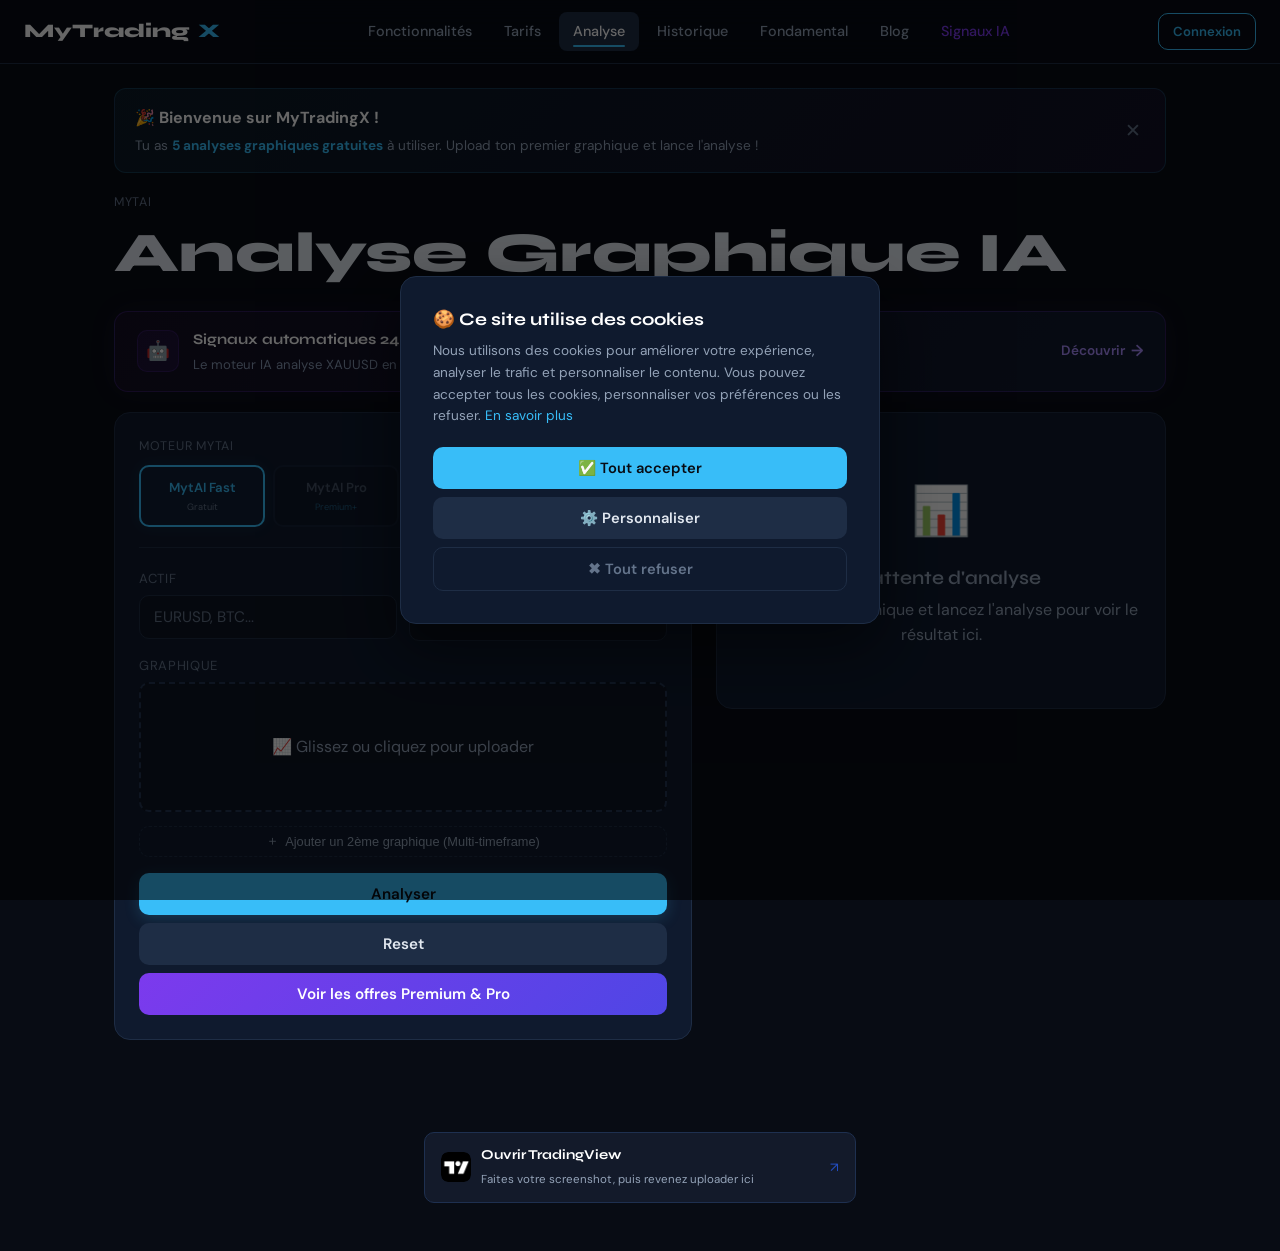
<file: analyse.html>
<!DOCTYPE html>
<html lang="fr">
<head>
<meta charset="UTF-8">
<meta name="viewport" content="width=device-width, initial-scale=1.0">
<title>Analyse Graphique IA — Smart Money Concepts | MyTradingX</title>
<meta name="description" content="Uploadez votre graphique et obtenez une analyse SMC complète en quelques secondes. Order Blocks, Fair Value Gaps, Break of Structure, Change of Character. Entrées, SL et TP précis.">
<meta name="keywords" content="analyse graphique trading IA, SMC analyse automatique, order blocks détection, FVG trading, analyse forex IA, analyse crypto IA, setup trading automatique">
<meta name="author" content="MyTradingX">
<meta name="robots" content="index, follow">
<meta property="og:type" content="website">
<meta property="og:site_name" content="MyTradingX">
<meta property="og:title" content="Analyse Graphique Trading par IA — MyTradingX">
<meta property="og:description" content="Obtenez un setup SMC complet en 10 secondes. Order Blocks, FVG, entrées précises, Stop Loss, Take Profit et probabilité de succès calculés par l'IA.">
<meta property="og:url" content="https://mytradingx.fr/analyse.html">
<meta property="og:image" content="https://mytradingx.fr/faviconmtx.png">
<meta name="twitter:card" content="summary_large_image">
<meta name="twitter:title" content="Analyse Graphique Trading par IA — MyTradingX">
<meta name="twitter:description" content="Obtenez un setup SMC complet en 10 secondes. Order Blocks, FVG, entrées précises, Stop Loss, Take Profit et probabilité de succès calculés par l'IA.">
<link rel="icon" type="image/png" href="faviconmtx.png">
<link rel="stylesheet" href="style.css">
<script async src="https://www.googletagmanager.com/gtag/js?id=G-RSYYGQZ0MD"></script>
<style>
.analyse-page { padding: 88px 0 60px; }
.analyse-layout { display: grid; grid-template-columns: 1fr 450px; gap: 24px; align-items: start; }
.drop-zone-main { min-height: 130px; display: flex; align-items: center; justify-content: center; font-size: 1rem; }
/* ── Bouton TradingView ── */
.btn-tradingview {
  display: flex; align-items: center; justify-content: space-between;
  width: 100%; padding: 11px 16px;
  background: #131a2a; border: 1px solid #1e3050;
  border-radius: 10px; cursor: pointer;
  text-decoration: none; transition: all 0.2s;
  margin-bottom: 16px; gap: 10px;
}
.btn-tradingview:hover {
  border-color: #2962ff;
  background: #2962ff0d;
  box-shadow: 0 0 16px #2962ff18;
}
.btn-tradingview-left { display: flex; align-items: center; gap: 10px; }
.btn-tradingview-logo {
  width: 30px; height: 30px; border-radius: 7px;
  display: flex; align-items: center; justify-content: center;
  flex-shrink: 0; overflow: hidden;
}
.btn-tradingview-text strong {
  display: block; color: white; font-size: 0.85rem; font-weight: 700;
  font-family: 'Syne', sans-serif;
}
.btn-tradingview-text span {
  font-size: 0.72rem; color: var(--muted2);
}
.btn-tradingview-arrow {
  color: #2962ff; font-size: 0.85rem; opacity: 0.7;
  transition: transform 0.2s;
}
.btn-tradingview:hover .btn-tradingview-arrow { transform: translateX(3px); opacity: 1; }

.btn-multitf {
  display: flex; align-items: center; gap: 6px;
  background: none; border: 1px dashed var(--border);
  color: var(--muted2); font-size: 0.8rem; padding: 6px 12px;
  border-radius: var(--radius); cursor: pointer; margin-top: 8px;
  width: 100%; justify-content: center; transition: all 0.2s;
}
.btn-multitf:hover { border-color: var(--accent); color: var(--accent); }
.btn-multitf.active { border-color: var(--accent); color: var(--accent); background: #38bdf810; }
.btn-multitf.locked-multitf { border-color: #7c3aed33; color: var(--muted); cursor: not-allowed; }
.btn-multitf.locked-multitf:hover { border-color: #7c3aed66; color: #a78bfa; background: #7c3aed08; }
.multitf-zone { display: none; }
.multitf-zone.open { display: block; }
.btn-result {
  padding: 8px 16px; border-radius: var(--radius);
  border: 1px solid var(--border); background: var(--bg2);
  color: var(--muted2); font-family: 'DM Sans', sans-serif;
  font-weight: 600; font-size: 0.85rem; cursor: pointer; transition: all 0.2s;
}
.btn-result:hover { border-color: var(--accent); color: var(--text); }
.btn-result.active-result { border-color: var(--accent); background: #38bdf815; color: var(--accent); }
.panel-title { font-family: 'Syne', sans-serif; font-weight: 700; font-size: 1rem; margin-bottom: 16px; display: flex; align-items: center; gap: 8px; }
.news-item { background: var(--bg2); border-radius: var(--radius); padding: 10px 12px; margin: 6px 0; }
.news-impact { display: inline-block; padding: 2px 8px; border-radius: 10px; font-size: 0.72em; font-weight: 700; margin-bottom: 4px; }
.impact-pos { background: #16a34a33; color: #22c55e; }
.impact-neg { background: #dc262633; color: #f87171; }
.impact-neu { background: #ca8a0433; color: #facc15; }
@media (max-width: 900px) {
  .analyse-layout { grid-template-columns: 1fr; }
}
</style>
  <!-- Google tag (gtag.js) -->
<script async src="https://www.googletagmanager.com/gtag/js?id=G-PR5RVVM1Z7"></script>
<script>
  window.dataLayer = window.dataLayer || [];
  function gtag(){dataLayer.push(arguments);}
  gtag('js', new Date());

  gtag('config', 'G-PR5RVVM1Z7');
</script>

<base target="_blank">
</head>
<body>

<nav>
  <a href="index.html" class="nav-logo">MyTrading<span>X</span></a>
  <div class="nav-links">
    <a href="index.html#features">Fonctionnalités</a>
    <a href="index.html#pricing">Tarifs</a>
    <a href="analyse.html" class="active">Analyse</a>
    <a href="historique.html">Historique</a>
    <a href="fondamental.html">Fondamental</a>
    <a href="blog.html">Blog</a>
    <a href="signaux.html" style="color:var(--accent2);">Signaux IA</a>
  </div>
  <div class="nav-right">
    <span id="navUser" class="nav-user hidden"></span>
    <span id="navPlan" class="nav-plan hidden"></span>
    <a href="dashboard.html" id="navDashboard" class="btn btn-secondary btn-sm hidden">Dashboard</a>
    <a href="login.html" id="navLogin" class="btn btn-outline btn-sm">Connexion</a>
    <button onclick="logout()" id="navLogout" class="btn btn-secondary btn-sm hidden">Déconnexion</button>
  </div>
</nav>

<div class="analyse-page">
  <div class="container">

    <!-- Bandeau bienvenue nouvel utilisateur -->
    <div id="welcomeBanner" style="display:none;background:linear-gradient(135deg,#38bdf815,#7c3aed15);border:1px solid #38bdf833;border-radius:12px;padding:16px 20px;margin-bottom:20px;display:flex;align-items:center;justify-content:space-between;gap:12px;flex-wrap:wrap;">
      <div>
        <div style="font-weight:700;color:white;margin-bottom:4px;">🎉 Bienvenue sur MyTradingX !</div>
        <div style="font-size:0.85rem;color:#94a3b8;">Tu as <strong style="color:#38bdf8;">5 analyses graphiques gratuites</strong> à utiliser. Upload ton premier graphique et lance l'analyse !</div>
      </div>
      <button onclick="closeWelcomeBanner()" style="background:none;border:none;color:#64748b;cursor:pointer;font-size:1.2rem;padding:4px;">✕</button>
    </div>

    <div style="margin-bottom:24px;">
      <div class="section-label">MytAI</div>
      <h1>Analyse Graphique IA</h1>
    </div>

    <!-- ── Bannière Signaux automatiques ── -->
    <a href="signaux.html" style="text-decoration:none;display:block;margin-bottom:20px;">
      <div style="
        display:flex;align-items:center;justify-content:space-between;gap:16px;flex-wrap:wrap;
        background:linear-gradient(135deg,#130d22 0%,#0f1a2e 100%);
        border:1px solid #7c3aed44;border-radius:14px;padding:16px 22px;
        box-shadow:0 0 30px #7c3aed10;
        transition:border-color 0.2s,box-shadow 0.2s;
      " onmouseover="this.style.borderColor='#7c3aed88';this.style.boxShadow='0 0 40px #7c3aed22';"
         onmouseout="this.style.borderColor='#7c3aed44';this.style.boxShadow='0 0 30px #7c3aed10';">
        <div style="display:flex;align-items:center;gap:14px;">
          <div style="
            width:42px;height:42px;border-radius:10px;flex-shrink:0;
            background:#7c3aed18;border:1px solid #7c3aed33;
            display:flex;align-items:center;justify-content:center;font-size:1.2rem;
          ">🤖</div>
          <div>
            <div style="display:flex;align-items:center;gap:8px;margin-bottom:3px;">
              <span style="font-family:'Syne',sans-serif;font-weight:700;color:white;font-size:0.92rem;">Signaux automatiques 24h/24 — MytAI Expert</span>
              <span style="background:#7c3aed22;color:#a78bfa;border:1px solid #7c3aed44;border-radius:6px;font-size:0.68rem;font-weight:700;padding:2px 7px;white-space:nowrap;">Plan Pro</span>
              <span style="display:flex;align-items:center;gap:4px;background:#22c55e15;color:#4ade80;border:1px solid #22c55e33;border-radius:6px;font-size:0.68rem;font-weight:700;padding:2px 7px;white-space:nowrap;">
                <span style="width:5px;height:5px;border-radius:50%;background:#4ade80;display:inline-block;animation:livePulse 1.5s infinite;"></span>
                Actif
              </span>
            </div>
            <div style="font-size:0.82rem;color:#8899b4;">
              Le moteur IA analyse XAUUSD en continu et envoie les setups ≥70% directement sur votre
              <svg style="vertical-align:middle;margin:0 2px;" width="12" height="12" viewBox="0 0 24 24" fill="#2AABEE"><path d="M12 0C5.373 0 0 5.373 0 12s5.373 12 12 12 12-5.373 12-12S18.627 0 12 0zm5.894 8.221-1.97 9.28c-.145.658-.537.818-1.084.508l-3-2.21-1.447 1.394c-.16.16-.295.295-.605.295l.213-3.053 5.56-5.023c.242-.213-.054-.333-.373-.12l-6.871 4.326-2.962-.924c-.643-.204-.657-.643.136-.953l11.57-4.461c.537-.194 1.006.131.833.941z"/></svg>
              <span style="color:#7dd3fc;">Telegram</span>
            </div>
          </div>
        </div>
        <div style="display:flex;align-items:center;gap:6px;color:#a78bfa;font-size:0.85rem;font-weight:600;white-space:nowrap;flex-shrink:0;">
          Découvrir <span style="font-size:1rem;">→</span>
        </div>
      </div>
    </a>
    <style>
    @keyframes livePulse {
      0%,100% { opacity:1; box-shadow:0 0 0 0 #4ade8060; }
      50%      { opacity:.5; box-shadow:0 0 0 4px transparent; }
    }
    </style>

    <!-- Quota bar -->
    <div class="quota-bar mb-4" id="quotaBar" style="display:none;">
      <span id="quotaLabel" style="font-size:0.85rem;white-space:nowrap;"></span>
      <div class="quota-track"><div class="quota-fill" id="quotaFill"></div></div>
      <span id="quotaMax" style="font-size:0.82rem;color:var(--muted2);white-space:nowrap;"></span>
    </div>

    <div class="analyse-layout">

      <!-- ── Formulaire ── -->
      <div>
        <div class="card">

          <!-- Sélecteur modèle -->
          <div class="section-label" style="margin-bottom:8px;">Moteur MytAI</div>
          <div class="model-grid" id="modelGrid">
            <div class="model-btn active" id="btn-gpt-4o-mini" onclick="selectModel('gpt-4o-mini')">
              MytAI Fast<span class="model-tag tag-free">Gratuit</span>
            </div>
            <div class="model-btn locked" id="btn-gpt-4o" onclick="selectModel('gpt-4o')">
              MytAI Pro<span class="model-tag tag-premium">Premium+</span>
            </div>
            <div class="model-btn locked" id="btn-gemini" onclick="selectModel('gemini')">
              MytAI Vision<span class="model-tag tag-premium">Premium+</span>
            </div>
            <div class="model-btn locked" id="btn-claude" onclick="selectModel('claude')">
              MytAI Expert<span class="model-tag tag-pro">Pro</span>
            </div>
          </div>
          <div style="font-size:0.75rem;color:var(--muted);text-align:right;margin:4px 0 14px 0;" id="modelUsedInfo"></div>

          <hr class="divider">

          <!-- Actif & Timeframe -->
          <div class="form-row">
            <div class="form-group">
              <label>Actif</label>
              <input type="text" id="asset" placeholder="EURUSD, BTC...">
            </div>
            <div class="form-group">
              <label>Timeframe</label>
              <select id="timeframe">
                <option value="">Sélectionner</option>
                <option value="M1">M1</option>
                <option value="M5">M5</option>
                <option value="M15">M15</option>
                <option value="H1">H1</option>
                <option value="H4">H4</option>
                <option value="D1">D1</option>
                <option value="W1">W1</option>
              </select>
            </div>
          </div>

          <!-- Upload zones -->
          <div class="form-group">
            <label>Graphique</label>
            <div class="drop-zone drop-zone-main" id="dropHTF">📈 Glissez ou cliquez pour uploader</div>
            <input type="file" id="imageHTF" accept="image/*" class="hidden">
          </div>

          <!-- Bouton multi-timeframe -->
          <button class="btn-multitf" id="btnMultiTF" onclick="toggleMultiTF()">
            <span id="multitfIcon">＋</span> Ajouter un 2ème graphique (Multi-timeframe)
            <span id="multitfLockBadge" style="display:none;margin-left:auto;background:#7c3aed22;color:#a78bfa;border:1px solid #7c3aed44;border-radius:6px;font-size:0.7rem;font-weight:700;padding:2px 7px;">Premium+</span>
          </button>

          <!-- Zone LTF cachée par défaut -->
          <div class="multitf-zone" id="multitfZone">
            <div class="form-group" style="margin-top:10px;">
              <label>Low TimeFrame (M1 · M5 · M15)</label>
              <div class="drop-zone" id="dropLTF">📉 Glissez ou cliquez pour uploader</div>
              <input type="file" id="imageLTF" accept="image/*" class="hidden">
            </div>
          </div>

          <button class="btn btn-primary btn-full mt-4" onclick="analyze()">Analyser</button>
          <button class="btn btn-secondary btn-full mt-4" onclick="resetForm()" style="margin-top:8px;">Reset</button>
          <button class="btn btn-full mt-4" onclick="openUpgradeModal()" style="margin-top:8px;background:linear-gradient(135deg,var(--accent2),#4f46e5);color:white;">Voir les offres Premium & Pro</button>

          <div class="loader" id="loader">MytAI analyse votre graphique</div>
        </div>
      </div>

      <!-- ── Résultat ── -->
      <div>
        <div id="resultPlaceholder" class="card" style="text-align:center;padding:60px 24px;color:var(--muted);">
          <div style="font-size:3rem;margin-bottom:16px;">📊</div>
          <h3 style="color:var(--muted2);margin-bottom:8px;">En attente d'analyse</h3>
          <p>Uploadez un graphique et lancez l'analyse pour voir le résultat ici.</p>
        </div>
        <div id="result" class="hidden"></div>
      </div>

    </div>
  </div>
</div>

<!-- ── Nudge upgrade post-analyse ── -->
<div id="upgradeNudge" style="display:none;position:fixed;bottom:24px;left:50%;transform:translateX(-50%);z-index:1000;background:#0f1a2e;border:1px solid #38bdf833;border-radius:14px;padding:16px 20px;box-shadow:0 8px 32px rgba(0,0,0,0.5);max-width:480px;width:calc(100% - 32px);align-items:center;justify-content:space-between;gap:14px;flex-wrap:wrap;">
  <div>
    <div style="font-weight:700;color:white;font-size:0.95rem;margin-bottom:3px;">⚡ Ton analyse est prête !</div>
    <div style="font-size:0.8rem;color:#94a3b8;">Passe au plan <strong style="color:#a78bfa;">Premium</strong> pour 50 analyses/mois et des moteurs plus puissants.</div>
  </div>
  <div style="display:flex;gap:8px;align-items:center;">
    <button class="btn btn-pro btn-sm" onclick="closeUpgradeModal(); openUpgradeModal();" style="white-space:nowrap;">Voir les offres</button>
    <button onclick="document.getElementById('upgradeNudge').style.display='none'" style="background:none;border:none;color:#64748b;cursor:pointer;font-size:1.1rem;">✕</button>
  </div>
</div>
<style>
@keyframes nudgeFadeIn {
  from { opacity:0; transform:translateX(-50%) translateY(16px); }
  to   { opacity:1; transform:translateX(-50%) translateY(0); }
}
</style>

<!-- ── Upgrade Modal ── -->
<div id="upgradeModal" class="modal-overlay">
  <div class="modal-box" style="max-width:560px;">
    <h2>Passez à la version supérieure</h2>
    <div style="background:#7c3aed15;border:1px solid #7c3aed33;border-radius:8px;padding:8px 14px;margin:12px 0;font-size:0.82em;color:#a78bfa;">
      🎉 <strong>Prix de lancement</strong> — Offre limitée aux 50 premiers abonnés
    </div>
    <div class="plans-grid">
      <div class="plan-card">
        <div style="font-weight:700;margin-bottom:4px;">Premium</div>
        <div class="plan-price-old">19€/mois</div>
        <div class="price" style="font-family:'Syne',sans-serif;font-size:1.8em;font-weight:800;color:var(--accent);">9€<span style="font-size:0.5em;color:var(--muted2);">/mois</span></div>
        <div class="plan-economy">Économisez 10€/mois</div>
        <ul><li>50 analyses/mois</li><li>MytAI Fast, Pro, Vision</li></ul>
        <button class="btn btn-outline btn-full" onclick="subscribe('premium')">Choisir Premium</button>
      </div>
      <div class="plan-card popular">
        <div style="font-weight:700;margin-bottom:4px;color:#a78bfa;">⭐ Pro</div>
        <div class="plan-price-old">39€/mois</div>
        <div class="price" style="font-family:'Syne',sans-serif;font-size:1.8em;font-weight:800;color:#a78bfa;">19€<span style="font-size:0.5em;color:var(--muted2);">/mois</span></div>
        <div class="plan-economy">Économisez 20€/mois</div>
        <ul><li>Analyses illimitées</li><li>MytAI Fast, Pro, Vision, Expert</li><li>Analyse Fondamentale</li></ul>
        <button class="btn btn-pro btn-full" onclick="subscribe('pro')">Choisir Pro</button>
      </div>
    </div>
    <p style="font-size:0.72em;color:var(--muted);text-align:center;margin-top:8px;">Sans engagement · Résiliable à tout moment</p>
    <button class="btn btn-secondary btn-full mt-4" onclick="closeUpgradeModal()">Fermer</button>
  </div>
</div>

<!-- ── Auth Modal ── -->
<div id="authModal" class="modal-overlay">
  <div class="modal-box" style="max-width:420px;">
    <h2>Connecte-toi pour continuer</h2>
    <p style="margin-bottom:20px;font-size:0.88rem;">Crée un compte gratuit — 5 analyses offertes, sans carte bancaire.</p>
    <div class="auth-tabs">
      <button class="auth-tab active" id="authTabLogin" onclick="switchAuthTab('login')">Se connecter</button>
      <button class="auth-tab" id="authTabRegister" onclick="switchAuthTab('register')">S'inscrire</button>
    </div>
    <div class="form-group"><input type="email" id="authEmail" placeholder="Email"></div>
    <div class="form-group"><input type="password" id="authPassword" placeholder="Mot de passe"></div>
    <button class="btn btn-primary btn-full" id="authSubmitBtn" onclick="doAuth()">Se connecter</button>
    <p id="authMsg" style="font-size:0.85rem;color:var(--danger);text-align:center;margin-top:10px;min-height:20px;"></p>
    <button class="btn btn-secondary btn-full" style="margin-top:8px;" onclick="closeAuthModal()">Fermer</button>
  </div>
</div>

<script src="auth.js"></script>
<script>
var selectedModel = "gpt-4o-mini";

function closeWelcomeBanner() {
  document.getElementById("welcomeBanner").style.display = "none";
  var now = new Date();
  var thisMonth = now.getFullYear() + "-" + (now.getMonth() + 1);
  localStorage.setItem("welcomeDismissedMonth", thisMonth);
}

document.addEventListener("DOMContentLoaded", function() {
  initNav();
  checkPaymentReturn();
  var user = getUser();
  if (user) {
    updateModelSelector();
    updateQuota();
    // Afficher le badge verrou si plan Free
    if (user.plan === "free") {
      var badge = document.getElementById("multitfLockBadge");
      var btn   = document.getElementById("btnMultiTF");
      if (badge) badge.style.display = "inline-block";
      if (btn)   btn.classList.add("locked-multitf");
    }
  }
  initDropZones();

  // ── Bandeau bienvenue : Free uniquement, 1 fois par mois ──
  (function() {
    var user = getUser();
    if (!user || user.plan !== "free") return;

    var now       = new Date();
    var thisMonth = now.getFullYear() + "-" + (now.getMonth() + 1);
    var lastShown = localStorage.getItem("welcomeShownMonth");
    var dismissed = localStorage.getItem("welcomeDismissedMonth");

    var params      = new URLSearchParams(window.location.search);
    var isNewSignup = params.get("welcome") === "1";
    window.history.replaceState({}, "", window.location.pathname);

    // Afficher si nouveau mois ET pas encore fermé ce mois
    if ((lastShown !== thisMonth || isNewSignup) && dismissed !== thisMonth) {
      var banner = document.getElementById("welcomeBanner");
      if (banner) banner.style.display = "flex";
      localStorage.setItem("welcomeShownMonth", thisMonth);
    }
  })();
});

function updateModelSelector() {
  var user = getUser();
  if (!user) {
    ["gpt-4o-mini","gpt-4o","gemini","claude"].forEach(function(m) {
      var b = document.getElementById("btn-"+m);
      if (b) b.classList.add("locked");
    });
    return;
  }
  var plan = user.plan;
  var allowed = MODELS_BY_PLAN[plan] || ["gpt-4o-mini"];
  ["gpt-4o-mini","gpt-4o","gemini","claude"].forEach(function(m) {
    var b = document.getElementById("btn-"+m);
    if (!b) return;
    if (allowed.indexOf(m) !== -1) b.classList.remove("locked");
    else b.classList.add("locked");
  });
  if (allowed.indexOf(selectedModel) === -1) selectModel("gpt-4o-mini");
}

function selectModel(model) {
  var user = getUser();
  if (!user) { openAuthModal(); return; }
  var allowed = MODELS_BY_PLAN[user.plan] || ["gpt-4o-mini"];
  if (allowed.indexOf(model) === -1) { openUpgradeModal(); return; }
  selectedModel = model;
  ["gpt-4o-mini","gpt-4o","gemini","claude"].forEach(function(m) {
    var b = document.getElementById("btn-"+m);
    if (b) b.classList.remove("active");
  });
  var ab = document.getElementById("btn-"+model);
  if (ab) ab.classList.add("active");
  document.getElementById("modelUsedInfo").textContent = "Moteur : " + MODEL_INFO[model].label;
}

function updateQuota() {
  var user = getUser();
  if (!user) return;
  var q = getQuota(user);
  var bar = document.getElementById("quotaBar");
  bar.style.display = "flex";
  var pct = q.plan === "pro" ? 30 : Math.min(100, (q.used / q.limit) * 100);
  document.getElementById("quotaLabel").textContent = q.plan === "pro" ? q.used + " analyses" : q.used + "/" + q.limit + " analyses";
  document.getElementById("quotaFill").style.width = pct + "%";
  document.getElementById("quotaFill").style.background = pct >= 90 ? "var(--danger)" : pct >= 60 ? "var(--warning)" : "var(--accent)";
  document.getElementById("quotaMax").textContent = {free:"Gratuit", premium:"Premium", pro:"Pro"}[q.plan] || "";
}

function toggleMultiTF() {
  var user = getUser();
  if (!user) { openAuthModal(); return; }

  // Bloquer les utilisateurs Free
  if (user.plan === "free") {
    openUpgradeModal();
    return;
  }

  var zone = document.getElementById("multitfZone");
  var btn  = document.getElementById("btnMultiTF");
  var icon = document.getElementById("multitfIcon");
  var open = zone.classList.toggle("open");
  btn.classList.toggle("active", open);
  icon.textContent = open ? "−" : "＋";
  if (!open) {
    // Vider le LTF si on ferme
    document.getElementById("imageLTF").value = "";
    document.getElementById("dropLTF").textContent = "📉 Glissez ou cliquez pour uploader";
    document.getElementById("dropLTF").classList.remove("loaded");
  }
}

function initDropZones() {
  var dropHTF  = document.getElementById("dropHTF");
  var dropLTF  = document.getElementById("dropLTF");
  var imageHTF = document.getElementById("imageHTF");
  var imageLTF = document.getElementById("imageLTF");

  dropHTF.onclick = function() { if (!getUser()) { openAuthModal(); return; } imageHTF.click(); };
  dropLTF.onclick = function() { if (!getUser()) { openAuthModal(); return; } imageLTF.click(); };
  dropHTF.ondragover = function(e) { e.preventDefault(); };
  dropLTF.ondragover = function(e) { e.preventDefault(); };
  dropHTF.ondrop = function(e) { if (!getUser()) { openAuthModal(); return; } e.preventDefault(); imageHTF.files = e.dataTransfer.files; dropHTF.textContent = "✅ HTF chargée"; dropHTF.classList.add("loaded"); };
  dropLTF.ondrop = function(e) { if (!getUser()) { openAuthModal(); return; } e.preventDefault(); imageLTF.files = e.dataTransfer.files; dropLTF.textContent = "✅ LTF chargée"; dropLTF.classList.add("loaded"); };
  imageHTF.onchange = function() { if (imageHTF.files.length) { dropHTF.textContent = "✅ HTF chargée"; dropHTF.classList.add("loaded"); } };
  imageLTF.onchange = function() { if (imageLTF.files.length) { dropLTF.textContent = "✅ LTF chargée"; dropLTF.classList.add("loaded"); } };
}

function resetForm() {
  document.getElementById("imageHTF").value = "";
  document.getElementById("imageLTF").value = "";
  document.getElementById("dropHTF").textContent = "📈 Glissez ou cliquez pour uploader";
  document.getElementById("dropLTF").textContent = "📉 Glissez ou cliquez pour uploader";
  document.getElementById("dropHTF").classList.remove("loaded");
  document.getElementById("dropLTF").classList.remove("loaded");
  // Refermer le multi-TF
  document.getElementById("multitfZone").classList.remove("open");
  document.getElementById("btnMultiTF").classList.remove("active");
  document.getElementById("multitfIcon").textContent = "＋";
  document.getElementById("result").innerHTML = "";
  document.getElementById("result").classList.add("hidden");
  document.getElementById("resultPlaceholder").classList.remove("hidden");
  document.getElementById("asset").value = "";
  document.getElementById("timeframe").value = "";
}

async function analyze() {
  var user = getUser();
  if (!user) { openAuthModal(); return; }

  var imageHTF = document.getElementById("imageHTF");
  var imageLTF = document.getElementById("imageLTF");
  if (!imageHTF.files.length && !imageLTF.files.length) { alert("Ajoute au moins une image."); return; }

  var loader = document.getElementById("loader");
  loader.style.display = "block";

  var asset = document.getElementById("asset").value;
  var tf    = document.getElementById("timeframe").value;
  var pwd   = await getAuthPassword(user);

  var formData = new FormData();
  formData.append("email",    user.email);
  formData.append("password", pwd);
  formData.append("model",    selectedModel);
  if (asset) formData.append("asset", asset);
  if (tf)    formData.append("timeframe", tf);
  if (imageHTF.files.length) formData.append("image_htf", imageHTF.files[0]);
  if (imageLTF.files.length) formData.append("image_ltf", imageLTF.files[0]);

  try {
    var res  = await fetch(API + "/analyze", { method: "POST", body: formData });
    var data = await res.json();
    if (data.error === "LIMIT_REACHED") { openUpgradeModal(); return; }
    if (data.error) { alert("Erreur : " + data.error); return; }

    user.analyses_utilisees = (user.analyses_utilisees || 0) + 1;
    saveUser(user);
    updateQuota();
    var savedId = await saveAnalysis(data, asset, tf);
    renderResult(data, savedId);
  } catch(e) {
    alert("Erreur réseau : " + e.message);
  } finally {
    loader.style.display = "none";
  }
}

async function getAuthPassword(user) {
  if (user.password !== "GOOGLE_AUTH") return user.password;
  var encoder = new TextEncoder();
  var buf  = await crypto.subtle.digest("SHA-256", encoder.encode(user.email.toLowerCase().trim()));
  var hex  = Array.from(new Uint8Array(buf)).map(function(b){ return b.toString(16).padStart(2,"0"); }).join("");
  return "GOOGLE_OAUTH_" + hex.slice(0, 16);
}

async function saveAnalysis(data, asset, timeframe) {
  var user = getUser();
  if (!user) return null;
  try {
    var pwd         = await getAuthPassword(user);
    var entrees     = Array.isArray(data.entrees)     ? data.entrees.join(" / ")     : (data.entrees || "");
    var take_profit = Array.isArray(data.take_profit) ? data.take_profit.join(" / ") : (data.take_profit || "");
    var res = await fetch(API + "/save-analysis", {
      method: "POST",
      headers: {"Content-Type": "application/json"},
      body: JSON.stringify({
        email:       user.email,
        password:    pwd,
        asset:       asset || "",
        timeframe:   timeframe || "",
        modele:      data.modele || "",
        direction:   data.direction || "",
        entrees:     entrees,
        stop_loss:   data.stop_loss || "",
        take_profit: take_profit,
        probabilite: data.probabilite_succes || null,
        explication: data.explication || ""
      })
    });
    var saved = await res.json();
    if (saved.error) { console.error("save-analysis:", saved.error); return null; }
    return saved.id || null;
  } catch(e) { console.error("saveAnalysis:", e); return null; }
}

var _currentAnalyseId  = null;
var _pendingTradeResult = null;

function renderResult(data, savedId) {
  _currentAnalyseId   = savedId;
  _pendingTradeResult = null;

  var placeholder = document.getElementById("resultPlaceholder");
  var result      = document.getElementById("result");
  placeholder.classList.add("hidden");
  result.classList.remove("hidden");

  var dirClass    = data.direction === "BUY" ? "badge-buy" : data.direction === "SELL" ? "badge-sell" : "badge-neutre";
  var confluences = Array.isArray(data.confluences) ? data.confluences.map(function(c){ return "• " + c; }).join("<br>") : "-";
  var entrees     = Array.isArray(data.entrees)     ? data.entrees.join(" / ")     : (data.entrees || "-");
  var tps         = Array.isArray(data.take_profit) ? data.take_profit.join(" / ") : (data.take_profit || "-");

  var probaHtml = "";
  if (data.probabilite_succes !== undefined && data.proba_couleur) {
    probaHtml = '<div class="result-section">'
      + '<div class="result-label">Probabilité de succès</div>'
      + '<div class="proba-row">'
      + '<span class="proba-dot" style="background:' + data.proba_couleur + '"></span>'
      + '<span style="font-weight:700;color:' + data.proba_couleur + '">' + data.probabilite_succes + '% — ' + data.proba_label + '</span>'
      + '</div></div>';
  }

  var feedbackHtml = savedId
    ? '<hr class="divider">'
      + '<div class="result-label" style="margin-bottom:10px;">Ce trade s\'est-il bien passé ?</div>'
      + '<div style="display:flex;gap:8px;flex-wrap:wrap;">'
      + '<button onclick="setTradeResult(\'win\')"  class="btn-result" id="btn-win">✅ Gagné</button>'
      + '<button onclick="setTradeResult(\'loss\')" class="btn-result" id="btn-loss">❌ Perdu</button>'
      + '<button onclick="setTradeResult(\'skip\')" class="btn-result" id="btn-skip">⏭ Non pris</button>'
      + '</div>'
      + '<div id="tradeNoteZone" style="display:none;margin-top:10px;">'
      + '<input type="text" id="tradeNoteInput" placeholder="Ajouter une note (optionnel)..." style="margin-bottom:8px;">'
      + '<button onclick="saveTradeResult()" class="btn btn-primary btn-sm btn-full">Enregistrer</button>'
      + '</div>'
      + '<div id="tradeResultMsg" style="font-size:0.82rem;color:var(--accent3);margin-top:8px;min-height:18px;"></div>'
    : '<hr class="divider"><p style="font-size:0.82rem;color:var(--muted);margin-top:8px;">✅ Analyse sauvegardée dans l\'historique.</p>';

  result.innerHTML = '<div class="result-box">'
    + (data.modele ? '<div style="font-size:0.75em;color:var(--muted);text-align:right;margin-bottom:12px;">Moteur : ' + (MODEL_INFO[data.modele] ? MODEL_INFO[data.modele].label : data.modele) + '</div>' : '')
    + '<div class="result-section"><div class="result-label">Direction</div>'
    + '<span class="badge ' + dirClass + '" style="font-size:1em;padding:5px 14px;">' + data.direction + '</span>'
    + (data.ratio_risque_rendement ? '<span style="margin-left:10px;color:var(--muted2);font-size:0.88em;">R/R ' + data.ratio_risque_rendement + '</span>' : '')
    + '</div>'
    + '<div class="result-section"><div class="result-label">Entrées</div>' + entrees + '</div>'
    + '<div class="result-section"><div class="result-label">Stop Loss</div><span style="color:var(--danger);">' + (data.stop_loss||"-") + '</span></div>'
    + '<div class="result-section"><div class="result-label">Take Profit</div><span style="color:var(--accent3);">' + tps + '</span></div>'
    + (data.confluences ? '<div class="result-section"><div class="result-label">Confluences</div>' + confluences + '</div>' : '')
    + (data.invalidation ? '<div class="result-section"><div class="result-label">Invalidation</div><span style="color:var(--warning);">' + data.invalidation + '</span></div>' : '')
    + probaHtml
    + '<hr class="divider">'
    + '<div class="result-section"><div class="result-label">Analyse complète</div>' + (data.explication||"") + '</div>'
    + feedbackHtml
    + '</div>';

  // Nudge upgrade : afficher 3s après la 1ère analyse si plan free
  var _user = getUser();
  if (_user && _user.plan === "free") {
    var _used = _user.analyses_utilisees || 0;
    if (_used === 1) {
      setTimeout(function() {
        var nudge = document.getElementById("upgradeNudge");
        if (nudge) {
          nudge.style.display = "flex";
          nudge.style.animation = "nudgeFadeIn 0.4s ease";
        }
      }, 2500);
    }
    // Quand il ne reste qu'1 analyse
    if (_used >= 4) {
      var nudge = document.getElementById("upgradeNudge");
      if (nudge) nudge.style.display = "flex";
    }
  }
}

function setTradeResult(val) {
  _pendingTradeResult = val;
  document.querySelectorAll(".btn-result").forEach(function(b){ b.classList.remove("active-result"); });
  var btn = document.getElementById("btn-" + val);
  if (btn) btn.classList.add("active-result");
  document.getElementById("tradeNoteZone").style.display = "block";
}

async function saveTradeResult() {
  var user = getUser();
  var msg  = document.getElementById("tradeResultMsg");
  if (!user || !_pendingTradeResult || !_currentAnalyseId) {
    if (msg) msg.textContent = "Erreur : analyse non trouvée.";
    return;
  }
  var pwd  = await getAuthPassword(user);
  var note = document.getElementById("tradeNoteInput").value;
  try {
    await fetch(API + "/update-trade-result", {
      method: "POST",
      headers: {"Content-Type":"application/json"},
      body: JSON.stringify({
        email:        user.email,
        password:     pwd,
        id:           _currentAnalyseId,
        trade_result: _pendingTradeResult,
        trade_note:   note
      })
    });
    var labels = {win:"✅ Trade gagné enregistré !", loss:"❌ Trade perdu enregistré.", skip:"⏭ Non pris enregistré."};
    if (msg) msg.textContent = labels[_pendingTradeResult] || "Enregistré !";
    document.getElementById("tradeNoteZone").style.display = "none";
  } catch(e) {
    if (msg) msg.textContent = "Erreur lors de l'enregistrement.";
  }
}
</script>
<!-- ── Raccourci TradingView (bas de page) ── -->
<div style="max-width:480px; margin:32px auto 48px; padding:0 24px;">
  <a href="https://www.tradingview.com/chart/" target="_blank" rel="noopener" class="btn-tradingview">
    <div class="btn-tradingview-left">
      <div class="btn-tradingview-logo"><img src="logotradingview.png" alt="TradingView" style="width:30px;height:30px;border-radius:7px;display:block;"></div>
      <div class="btn-tradingview-text">
        <strong>Ouvrir TradingView</strong>
        <span>Faites votre screenshot, puis revenez uploader ici</span>
      </div>
    </div>
    <span class="btn-tradingview-arrow">↗</span>
  </a>
</div>

</body>
</html>
</file>
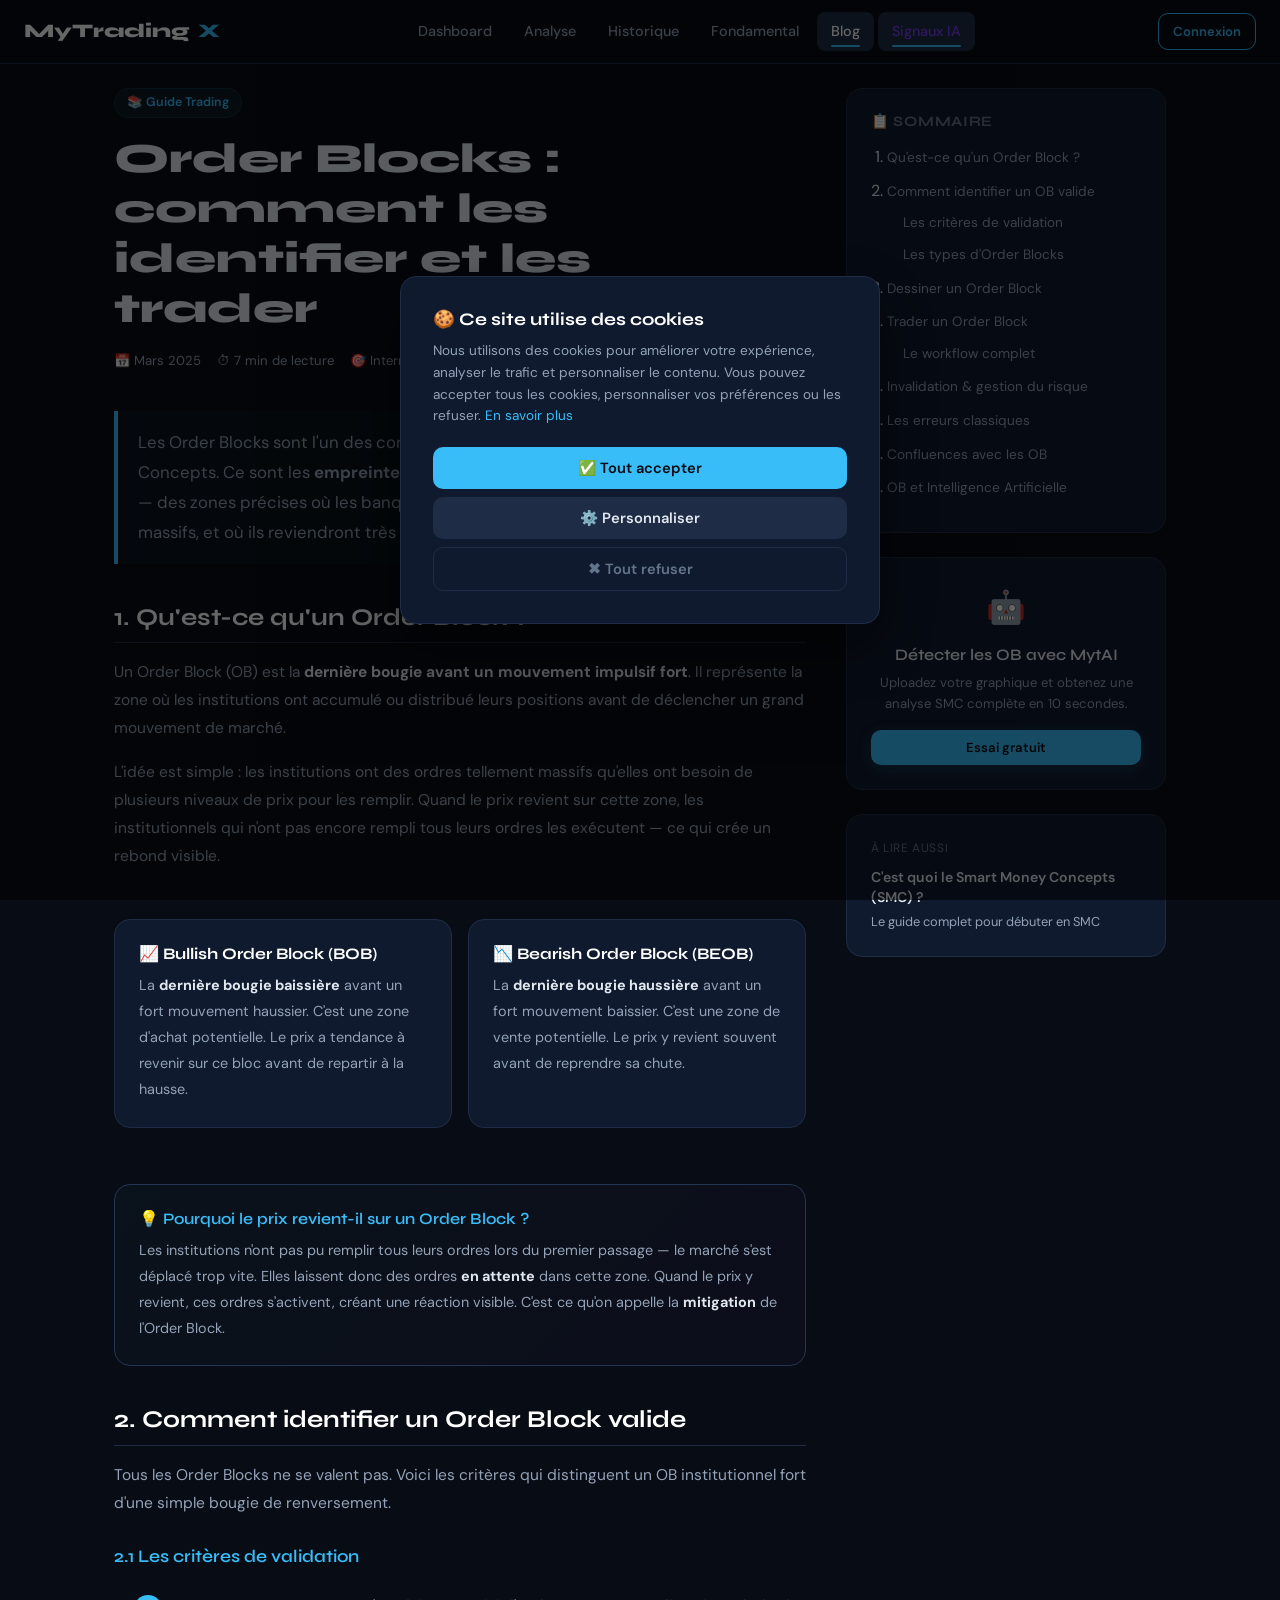
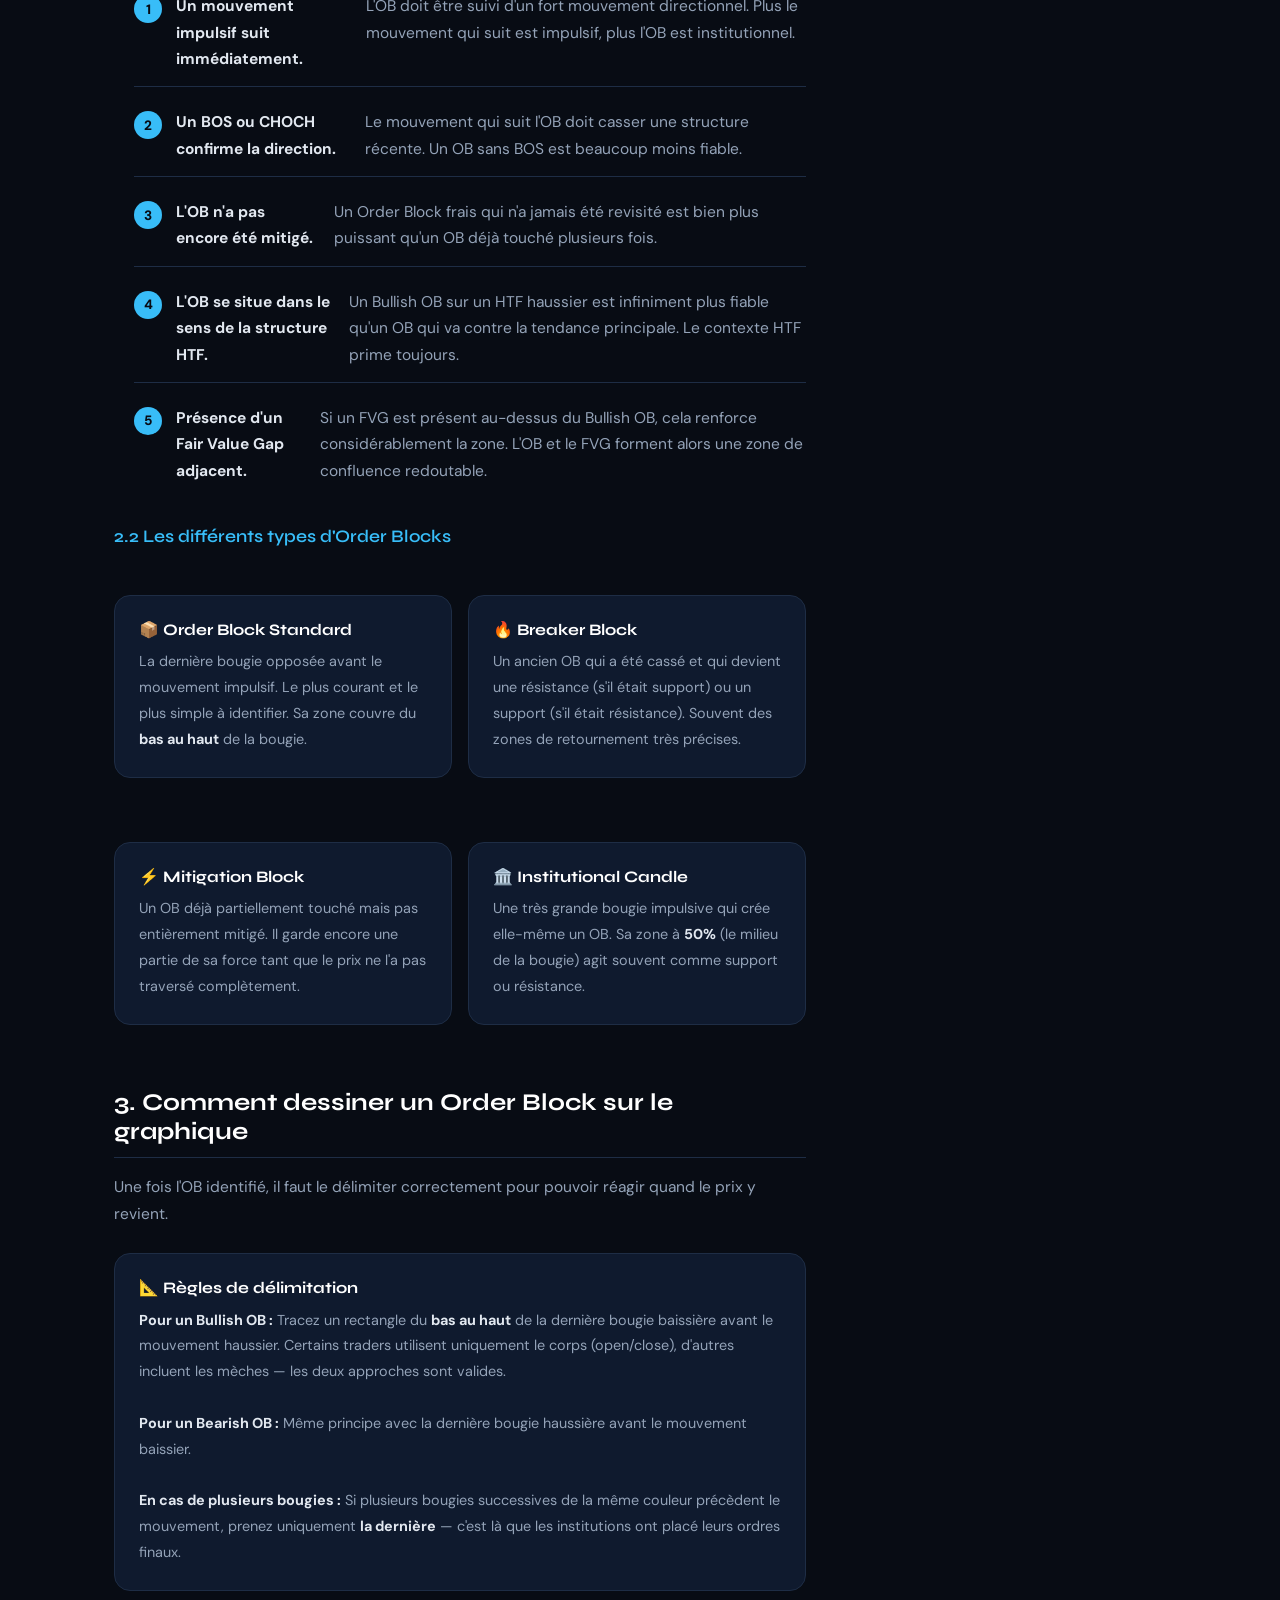
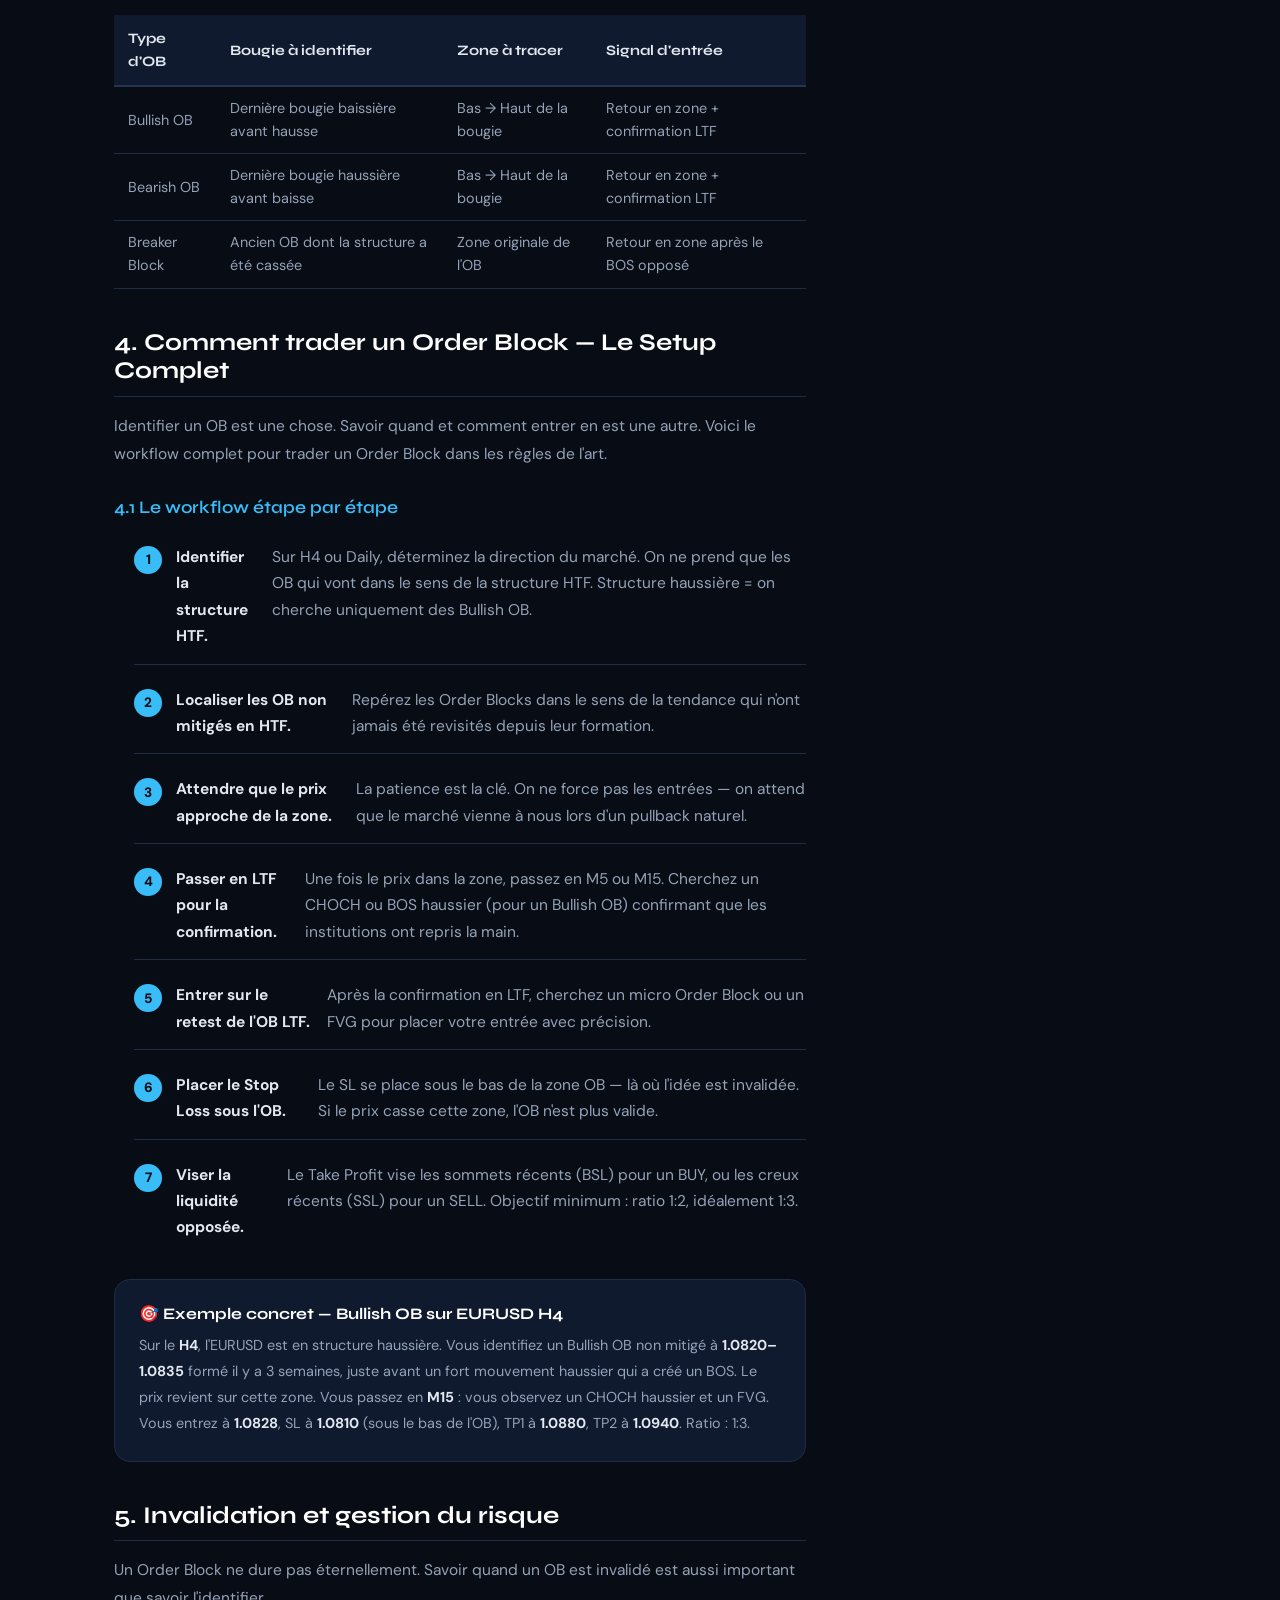
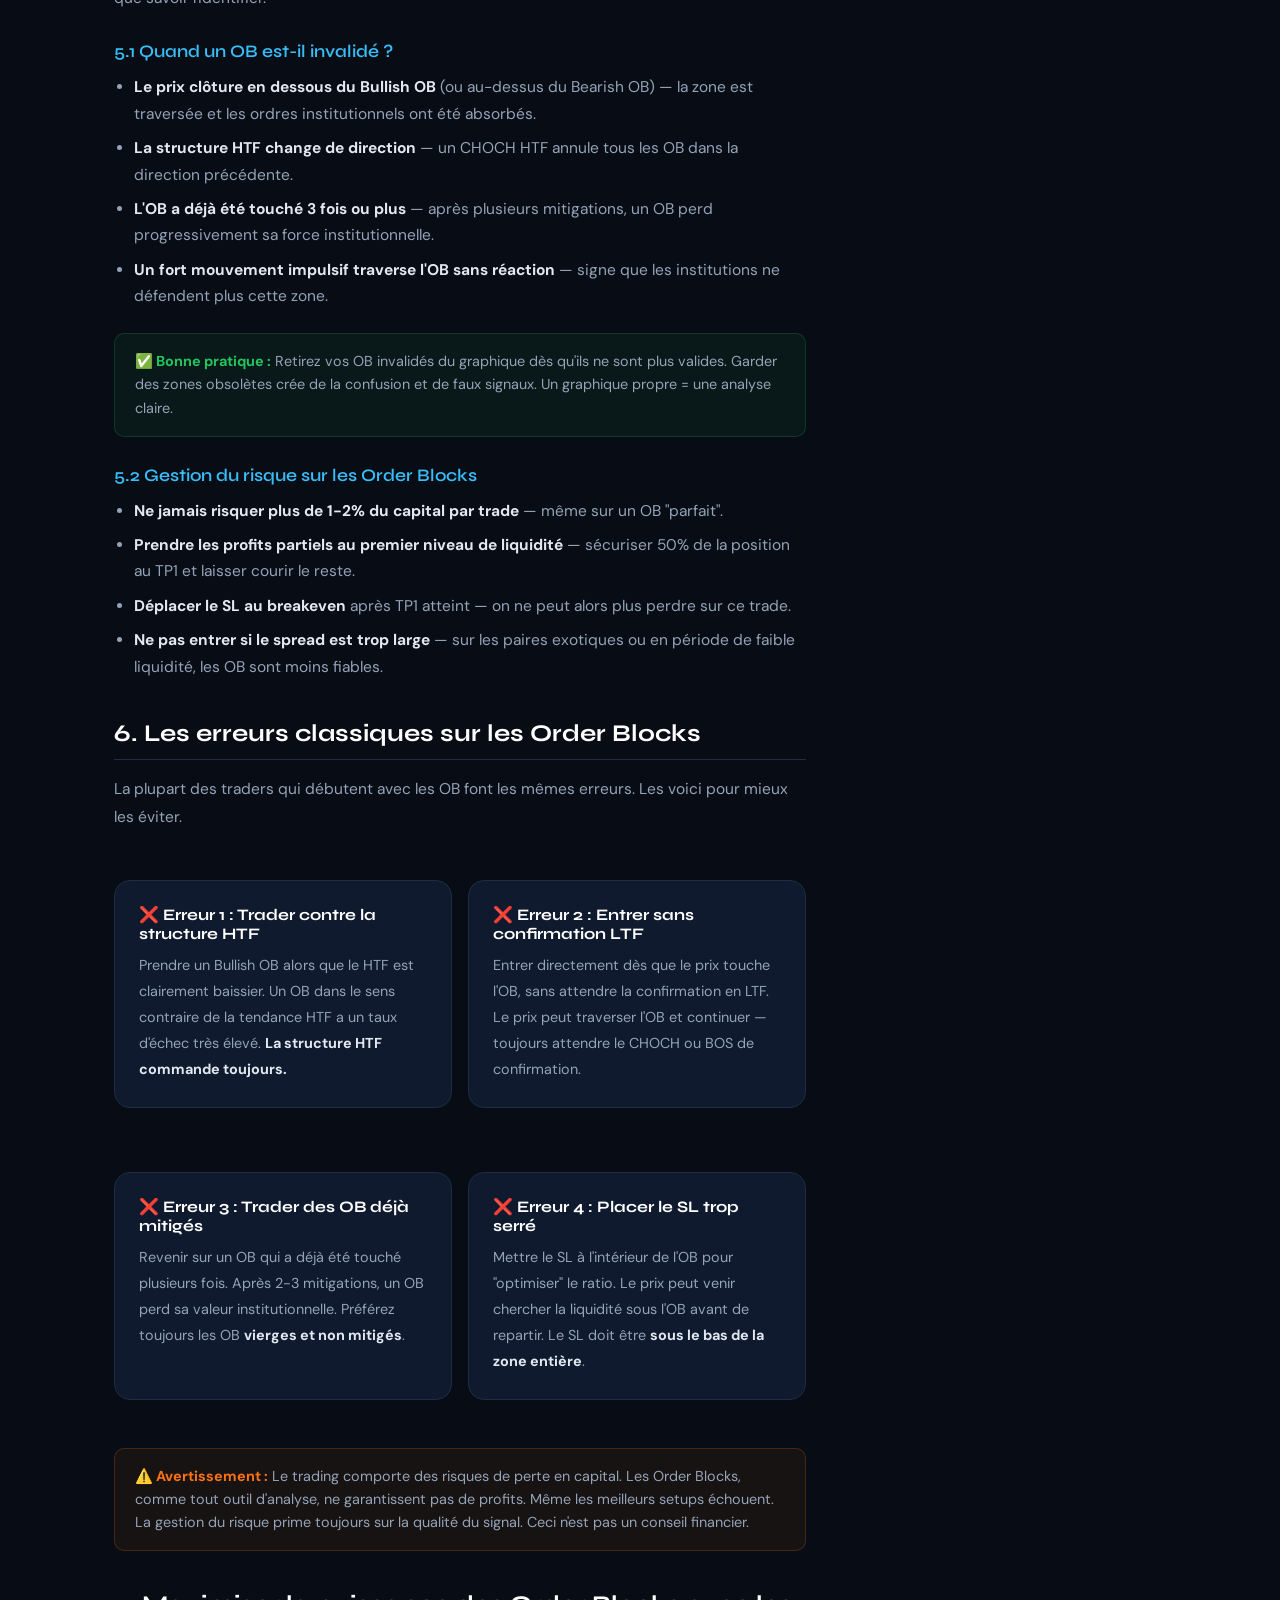
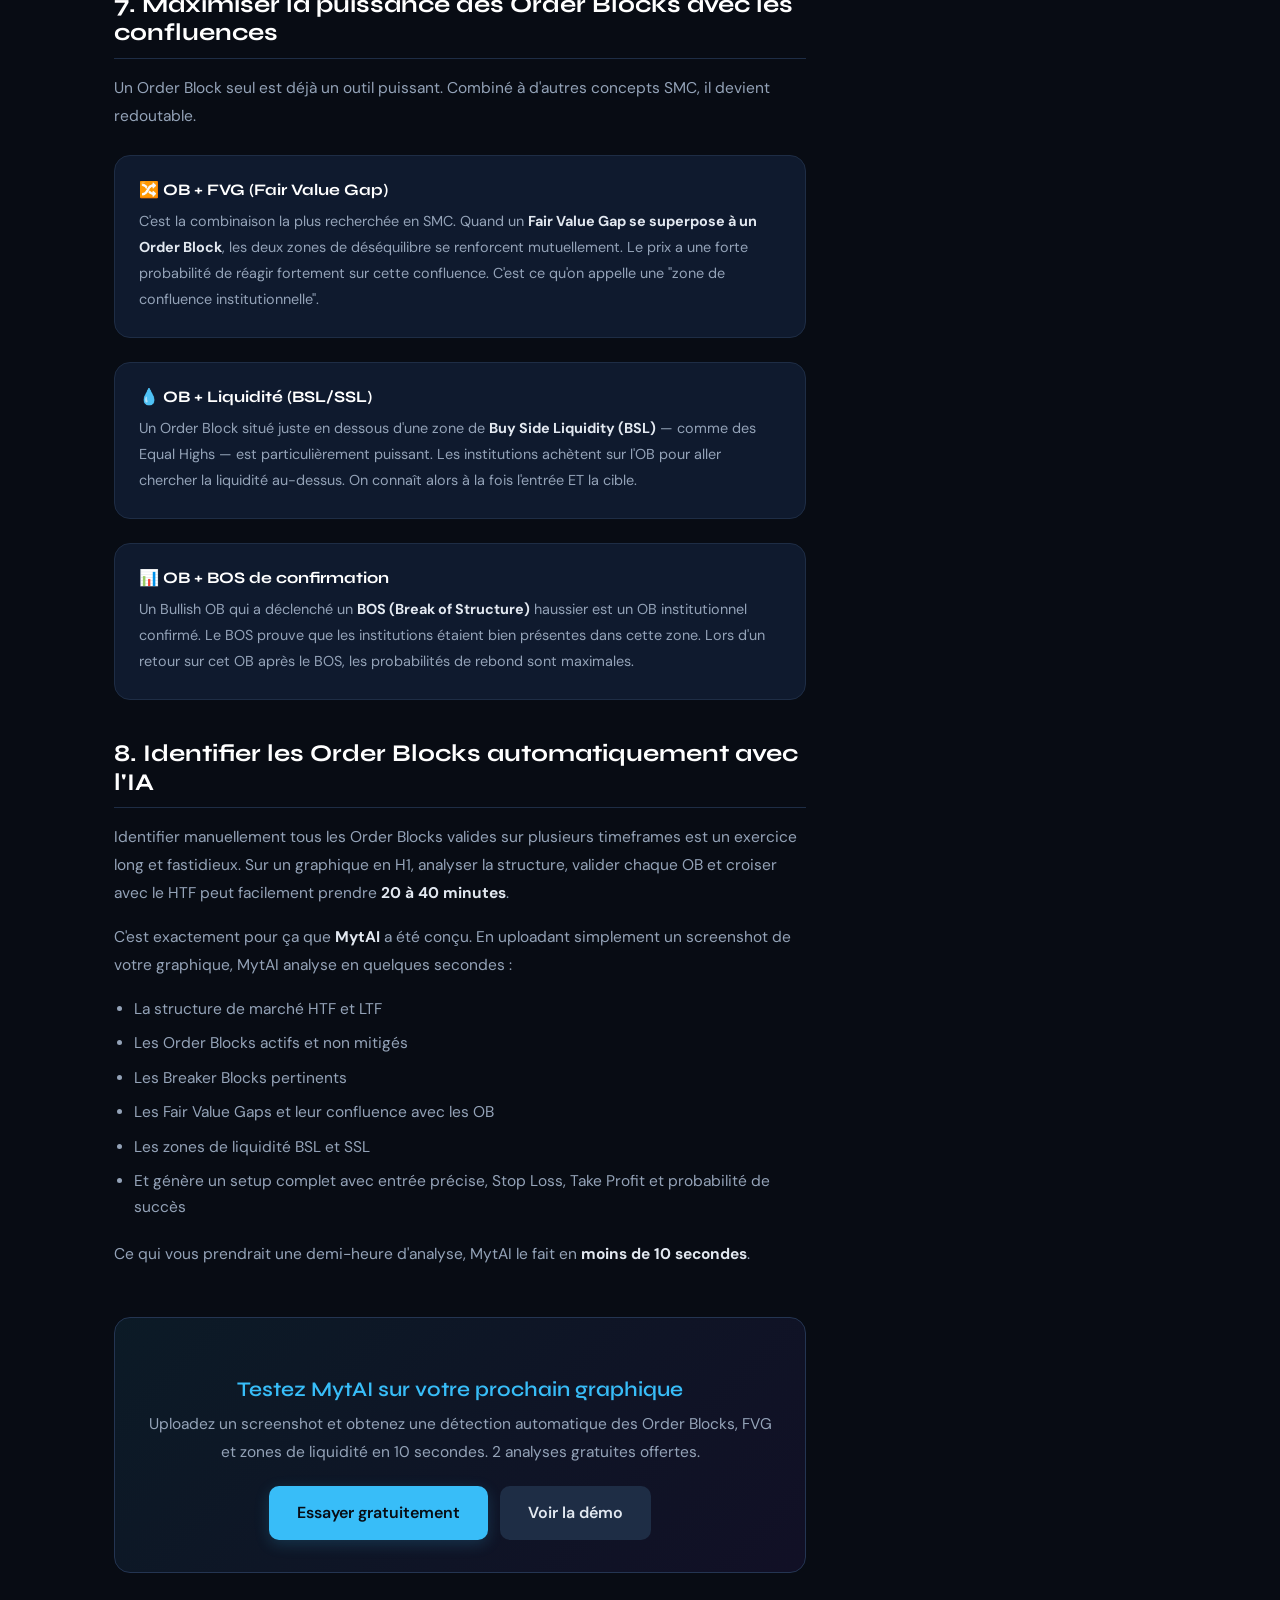
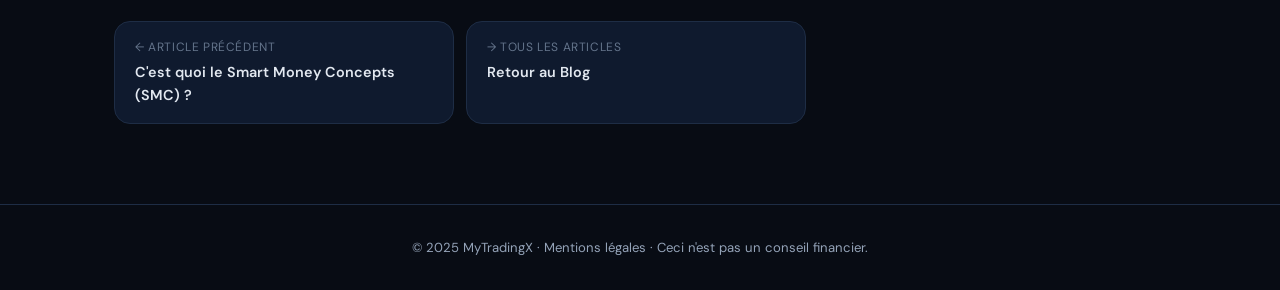
<file: blog-order-blocks.html>
<!DOCTYPE html>
<html lang="fr">
<head>
<meta charset="UTF-8">
<style>html{background:#080c14}</style>
<meta name="viewport" content="width=device-width, initial-scale=1.0">
<title>Order Blocks : Comment les Identifier et les Trader — Guide Complet 2025 | MyTradingX</title>
<meta name="description" content="Guide complet sur les Order Blocks en SMC : comment les identifier, les valider et les utiliser pour entrer en position avec un ratio risque/rendement optimal.">
<meta name="keywords" content="order blocks trading, order block SMC, bullish order block, bearish order block, identifier order block, trader order block, smart money concepts order block">
<meta name="author" content="MyTradingX">
<meta name="robots" content="index, follow">
<meta property="og:type" content="article">
<meta property="og:site_name" content="MyTradingX">
<meta property="og:title" content="Order Blocks : Comment les Identifier et les Trader — Guide Complet 2025">
<meta property="og:description" content="Guide complet sur les Order Blocks en SMC : identification, validation et utilisation pour des entrées précises avec un ratio risque/rendement optimal.">
<meta property="og:url" content="https://mytradingx.fr/blog-order-blocks.html">
<meta property="og:image" content="https://mytradingx.fr/faviconmtx.png">
<meta name="twitter:card" content="summary_large_image">
<meta name="twitter:title" content="Order Blocks : Comment les Identifier et les Trader">
<meta name="twitter:description" content="Guide complet SMC : identifier, valider et trader les Order Blocks. Bullish OB, Bearish OB, mitigation, invalidation.">
<link rel="icon" type="image/png" href="faviconmtx.png">
<link rel="stylesheet" href="style.css">
<script type="application/ld+json">
{
  "@context": "https://schema.org",
  "@type": "Article",
  "headline": "Order Blocks : Comment les Identifier et les Trader — Guide Complet 2025",
  "description": "Guide complet sur les Order Blocks en SMC : comment les identifier, les valider et les utiliser pour entrer en position avec un ratio risque/rendement optimal.",
  "author": { "@type": "Organization", "name": "MyTradingX" },
  "publisher": { "@type": "Organization", "name": "MyTradingX", "url": "https://mytradingx.fr" },
  "datePublished": "2025-03-01",
  "dateModified": "2025-03-01",
  "mainEntityOfPage": "https://mytradingx.fr/blog-order-blocks.html"
}
</script>
<style>
.blog-page { padding: 88px 0 80px; }
.blog-layout { display: grid; grid-template-columns: 1fr 320px; gap: 40px; align-items: start; }
.article-header { margin-bottom: 40px; }
.article-category {
  display: inline-flex; align-items: center; gap: 6px;
  background: #38bdf811; border: 1px solid #38bdf822;
  color: var(--accent); padding: 4px 12px; border-radius: 20px;
  font-size: 0.78rem; font-weight: 600; margin-bottom: 16px;
}
.article-title { font-size: clamp(1.8rem, 4vw, 2.6rem); margin-bottom: 16px; line-height: 1.2; }
.article-meta { display: flex; align-items: center; gap: 16px; font-size: 0.82rem; color: var(--muted2); flex-wrap: wrap; }
.article-meta span { display: flex; align-items: center; gap: 4px; }
.article-intro {
  font-size: 1.05rem; color: var(--muted2); line-height: 1.8;
  border-left: 4px solid var(--accent);
  margin: 32px 0; background: #38bdf808; border-radius: 0 8px 8px 0; padding: 16px 20px;
}
.article-content h2 {
  font-size: 1.5rem; margin: 40px 0 16px;
  padding-bottom: 10px; border-bottom: 1px solid var(--border);
  color: white;
}
.article-content h3 { font-size: 1.1rem; margin: 28px 0 12px; color: var(--accent); }
.article-content p  { margin-bottom: 16px; line-height: 1.8; color: var(--muted2); font-size: 0.97rem; }
.article-content ul, .article-content ol { margin: 12px 0 20px 20px; }
.article-content li { margin-bottom: 8px; color: var(--muted2); line-height: 1.7; font-size: 0.97rem; }
.article-content strong { color: var(--text); }
.concept-box {
  background: var(--card); border: 1px solid var(--border);
  border-radius: var(--radius-lg); padding: 24px; margin: 24px 0;
}
.concept-box h4 { font-family: 'Syne', sans-serif; font-size: 1rem; margin-bottom: 10px; color: white; }
.concept-box p  { margin: 0; font-size: 0.9rem; }
.concept-grid { display: grid; grid-template-columns: 1fr 1fr; gap: 16px; margin: 24px 0; }
.highlight-box {
  background: linear-gradient(135deg, #38bdf808, #7c3aed08);
  border: 1px solid var(--border2); border-radius: var(--radius-lg);
  padding: 24px; margin: 32px 0;
}
.highlight-box h3 { color: var(--accent); margin: 0 0 10px; font-size: 1rem; }
.highlight-box p  { margin: 0; font-size: 0.9rem; }
.warning-box {
  background: #f9731611; border: 1px solid #f9731633;
  border-radius: var(--radius); padding: 16px 20px; margin: 24px 0;
  font-size: 0.9rem; color: var(--muted2);
}
.warning-box strong { color: var(--warning); }
.success-box {
  background: #22c55e11; border: 1px solid #22c55e33;
  border-radius: var(--radius); padding: 16px 20px; margin: 24px 0;
  font-size: 0.9rem; color: var(--muted2);
}
.success-box strong { color: var(--accent3); }
.table-responsive { overflow-x: auto; margin: 24px 0; }
table { width: 100%; border-collapse: collapse; font-size: 0.9rem; }
th { background: var(--card); color: var(--text); padding: 12px 14px; text-align: left; border-bottom: 2px solid var(--border2); font-family: 'Syne', sans-serif; }
td { padding: 10px 14px; border-bottom: 1px solid var(--border); color: var(--muted2); }
tr:hover td { background: var(--card); }
.cta-article {
  background: linear-gradient(135deg, #38bdf815, #7c3aed15);
  border: 1px solid var(--border2); border-radius: var(--radius-lg);
  padding: 32px; text-align: center; margin: 48px 0 0;
}
.cta-article h3 { font-size: 1.3rem; margin-bottom: 8px; }
.cta-article p  { margin-bottom: 20px; }
.toc {
  background: var(--card); border: 1px solid var(--border);
  border-radius: var(--radius-lg); padding: 24px;
  position: sticky; top: 88px;
}
.toc h4 { font-family: 'Syne', sans-serif; font-size: 0.9rem; text-transform: uppercase; letter-spacing: 0.05em; color: var(--muted); margin-bottom: 14px; }
.toc ol  { margin-left: 16px; }
.toc li  { margin-bottom: 8px; }
.toc a   { color: var(--muted2); text-decoration: none; font-size: 0.85rem; transition: color 0.2s; line-height: 1.5; }
.toc a:hover { color: var(--accent); }
.blog-nav { display: flex; gap: 12px; margin-top: 48px; flex-wrap: wrap; }
.blog-nav a {
  flex: 1; min-width: 200px; background: var(--card);
  border: 1px solid var(--border); border-radius: var(--radius-lg);
  padding: 16px 20px; text-decoration: none; transition: all 0.2s;
}
.blog-nav a:hover { border-color: var(--accent); }
.blog-nav-label { font-size: 0.75rem; color: var(--muted); text-transform: uppercase; letter-spacing: 0.05em; margin-bottom: 4px; }
.blog-nav-title { font-weight: 600; color: var(--text); font-size: 0.9rem; }
.step-list { counter-reset: steps; list-style: none; margin: 16px 0 24px; padding: 0; }
.step-list li {
  counter-increment: steps;
  display: flex; align-items: flex-start; gap: 14px;
  padding: 14px 0; border-bottom: 1px solid var(--border);
  color: var(--muted2); font-size: 0.97rem; line-height: 1.7;
}
.step-list li:last-child { border-bottom: none; }
.step-list li::before {
  content: counter(steps);
  min-width: 28px; height: 28px;
  background: var(--accent); color: #080c14;
  border-radius: 50%; display: flex; align-items: center; justify-content: center;
  font-weight: 800; font-size: 0.85rem; flex-shrink: 0; margin-top: 2px;
}
@media (max-width: 900px) {
  .blog-layout { grid-template-columns: 1fr; }
  .toc { position: static; }
  .concept-grid { grid-template-columns: 1fr; }
}
</style>
</head>
<body>

<nav>
  <a href="index.html" class="nav-logo">MyTrading<span>X</span></a>
  <div class="nav-links">
    <a href="dashboard.html">Dashboard</a>
    <a href="analyse.html">Analyse</a>
    <a href="historique.html">Historique</a>
    <a href="fondamental.html">Fondamental</a>
    <a href="blog.html" class="active">Blog</a>
    <a href="signaux.html" class="active" style="color:var(--accent2);">Signaux IA</a>
  </div>
  <div class="nav-right">
    <span id="navUser" class="nav-user hidden"></span>
    <span id="navPlan" class="nav-plan hidden"></span>
    <a href="login.html" id="navLogin" class="btn btn-outline btn-sm hidden">Connexion</a>
    <button onclick="logout()" id="navLogout" class="btn btn-secondary btn-sm hidden">Déconnexion</button>
  </div>
</nav>

<div class="blog-page">
  <div class="container">
    <div class="blog-layout">

      <!-- Article -->
      <article>
        <header class="article-header">
          <div class="article-category">📚 Guide Trading</div>
          <h1 class="article-title">Order Blocks : comment les identifier et les trader</h1>
          <div class="article-meta">
            <span>📅 Mars 2025</span>
            <span>⏱ 7 min de lecture</span>
            <span>🎯 Intermédiaire</span>
          </div>
        </header>

        <div class="article-intro">
          Les Order Blocks sont l'un des concepts les plus puissants du Smart Money Concepts. Ce sont les <strong>empreintes laissées par les institutions</strong> sur les graphiques — des zones précises où les banques et hedge funds ont placé leurs ordres massifs, et où ils reviendront très probablement pour ré-entrer en position.
        </div>

        <div class="article-content">

          <h2 id="definition">1. Qu'est-ce qu'un Order Block ?</h2>
          <p>Un Order Block (OB) est la <strong>dernière bougie avant un mouvement impulsif fort</strong>. Il représente la zone où les institutions ont accumulé ou distribué leurs positions avant de déclencher un grand mouvement de marché.</p>
          <p>L'idée est simple : les institutions ont des ordres tellement massifs qu'elles ont besoin de plusieurs niveaux de prix pour les remplir. Quand le prix revient sur cette zone, les institutionnels qui n'ont pas encore rempli tous leurs ordres les exécutent — ce qui crée un rebond visible.</p>

          <div class="concept-grid">
            <div class="concept-box">
              <h4>📈 Bullish Order Block (BOB)</h4>
              <p>La <strong>dernière bougie baissière</strong> avant un fort mouvement haussier. C'est une zone d'achat potentielle. Le prix a tendance à revenir sur ce bloc avant de repartir à la hausse.</p>
            </div>
            <div class="concept-box">
              <h4>📉 Bearish Order Block (BEOB)</h4>
              <p>La <strong>dernière bougie haussière</strong> avant un fort mouvement baissier. C'est une zone de vente potentielle. Le prix y revient souvent avant de reprendre sa chute.</p>
            </div>
          </div>

          <div class="highlight-box">
            <h3>💡 Pourquoi le prix revient-il sur un Order Block ?</h3>
            <p>Les institutions n'ont pas pu remplir tous leurs ordres lors du premier passage — le marché s'est déplacé trop vite. Elles laissent donc des ordres <strong>en attente</strong> dans cette zone. Quand le prix y revient, ces ordres s'activent, créant une réaction visible. C'est ce qu'on appelle la <strong>mitigation</strong> de l'Order Block.</p>
          </div>

          <h2 id="identifier">2. Comment identifier un Order Block valide</h2>
          <p>Tous les Order Blocks ne se valent pas. Voici les critères qui distinguent un OB institutionnel fort d'une simple bougie de renversement.</p>

          <h3 id="criteres">2.1 Les critères de validation</h3>

          <ol class="step-list">
            <li><strong>Un mouvement impulsif suit immédiatement.</strong> L'OB doit être suivi d'un fort mouvement directionnel. Plus le mouvement qui suit est impulsif, plus l'OB est institutionnel.</li>
            <li><strong>Un BOS ou CHOCH confirme la direction.</strong> Le mouvement qui suit l'OB doit casser une structure récente. Un OB sans BOS est beaucoup moins fiable.</li>
            <li><strong>L'OB n'a pas encore été mitigé.</strong> Un Order Block frais qui n'a jamais été revisité est bien plus puissant qu'un OB déjà touché plusieurs fois.</li>
            <li><strong>L'OB se situe dans le sens de la structure HTF.</strong> Un Bullish OB sur un HTF haussier est infiniment plus fiable qu'un OB qui va contre la tendance principale. Le contexte HTF prime toujours.</li>
            <li><strong>Présence d'un Fair Value Gap adjacent.</strong> Si un FVG est présent au-dessus du Bullish OB, cela renforce considérablement la zone. L'OB et le FVG forment alors une zone de confluence redoutable.</li>
          </ol>

          <h3 id="types">2.2 Les différents types d'Order Blocks</h3>

          <div class="concept-grid">
            <div class="concept-box">
              <h4>📦 Order Block Standard</h4>
              <p>La dernière bougie opposée avant le mouvement impulsif. Le plus courant et le plus simple à identifier. Sa zone couvre du <strong>bas au haut</strong> de la bougie.</p>
            </div>
            <div class="concept-box">
              <h4>🔥 Breaker Block</h4>
              <p>Un ancien OB qui a été cassé et qui devient une résistance (s'il était support) ou un support (s'il était résistance). Souvent des zones de retournement très précises.</p>
            </div>
            <div class="concept-box">
              <h4>⚡ Mitigation Block</h4>
              <p>Un OB déjà partiellement touché mais pas entièrement mitigé. Il garde encore une partie de sa force tant que le prix ne l'a pas traversé complètement.</p>
            </div>
            <div class="concept-box">
              <h4>🏛️ Institutional Candle</h4>
              <p>Une très grande bougie impulsive qui crée elle-même un OB. Sa zone à <strong>50%</strong> (le milieu de la bougie) agit souvent comme support ou résistance.</p>
            </div>
          </div>

          <h2 id="dessiner">3. Comment dessiner un Order Block sur le graphique</h2>
          <p>Une fois l'OB identifié, il faut le délimiter correctement pour pouvoir réagir quand le prix y revient.</p>

          <div class="concept-box">
            <h4>📐 Règles de délimitation</h4>
            <p><strong>Pour un Bullish OB :</strong> Tracez un rectangle du <strong>bas au haut</strong> de la dernière bougie baissière avant le mouvement haussier. Certains traders utilisent uniquement le corps (open/close), d'autres incluent les mèches — les deux approches sont valides.</p>
            <br>
            <p><strong>Pour un Bearish OB :</strong> Même principe avec la dernière bougie haussière avant le mouvement baissier.</p>
            <br>
            <p><strong>En cas de plusieurs bougies :</strong> Si plusieurs bougies successives de la même couleur précèdent le mouvement, prenez uniquement <strong>la dernière</strong> — c'est là que les institutions ont placé leurs ordres finaux.</p>
          </div>

          <div class="table-responsive">
            <table>
              <tr>
                <th>Type d'OB</th>
                <th>Bougie à identifier</th>
                <th>Zone à tracer</th>
                <th>Signal d'entrée</th>
              </tr>
              <tr>
                <td>Bullish OB</td>
                <td>Dernière bougie baissière avant hausse</td>
                <td>Bas → Haut de la bougie</td>
                <td>Retour en zone + confirmation LTF</td>
              </tr>
              <tr>
                <td>Bearish OB</td>
                <td>Dernière bougie haussière avant baisse</td>
                <td>Bas → Haut de la bougie</td>
                <td>Retour en zone + confirmation LTF</td>
              </tr>
              <tr>
                <td>Breaker Block</td>
                <td>Ancien OB dont la structure a été cassée</td>
                <td>Zone originale de l'OB</td>
                <td>Retour en zone après le BOS opposé</td>
              </tr>
            </table>
          </div>

          <h2 id="trader">4. Comment trader un Order Block — Le Setup Complet</h2>
          <p>Identifier un OB est une chose. Savoir quand et comment entrer en est une autre. Voici le workflow complet pour trader un Order Block dans les règles de l'art.</p>

          <h3 id="workflow-ob">4.1 Le workflow étape par étape</h3>

          <ol class="step-list">
            <li><strong>Identifier la structure HTF.</strong> Sur H4 ou Daily, déterminez la direction du marché. On ne prend que les OB qui vont dans le sens de la structure HTF. Structure haussière = on cherche uniquement des Bullish OB.</li>
            <li><strong>Localiser les OB non mitigés en HTF.</strong> Repérez les Order Blocks dans le sens de la tendance qui n'ont jamais été revisités depuis leur formation.</li>
            <li><strong>Attendre que le prix approche de la zone.</strong> La patience est la clé. On ne force pas les entrées — on attend que le marché vienne à nous lors d'un pullback naturel.</li>
            <li><strong>Passer en LTF pour la confirmation.</strong> Une fois le prix dans la zone, passez en M5 ou M15. Cherchez un CHOCH ou BOS haussier (pour un Bullish OB) confirmant que les institutions ont repris la main.</li>
            <li><strong>Entrer sur le retest de l'OB LTF.</strong> Après la confirmation en LTF, cherchez un micro Order Block ou un FVG pour placer votre entrée avec précision.</li>
            <li><strong>Placer le Stop Loss sous l'OB.</strong> Le SL se place sous le bas de la zone OB — là où l'idée est invalidée. Si le prix casse cette zone, l'OB n'est plus valide.</li>
            <li><strong>Viser la liquidité opposée.</strong> Le Take Profit vise les sommets récents (BSL) pour un BUY, ou les creux récents (SSL) pour un SELL. Objectif minimum : ratio 1:2, idéalement 1:3.</li>
          </ol>

          <div class="concept-box">
            <h4>🎯 Exemple concret — Bullish OB sur EURUSD H4</h4>
            <p>Sur le <strong>H4</strong>, l'EURUSD est en structure haussière. Vous identifiez un Bullish OB non mitigé à <strong>1.0820–1.0835</strong> formé il y a 3 semaines, juste avant un fort mouvement haussier qui a créé un BOS. Le prix revient sur cette zone. Vous passez en <strong>M15</strong> : vous observez un CHOCH haussier et un FVG. Vous entrez à <strong>1.0828</strong>, SL à <strong>1.0810</strong> (sous le bas de l'OB), TP1 à <strong>1.0880</strong>, TP2 à <strong>1.0940</strong>. Ratio : 1:3.</p>
          </div>

          <h2 id="invalidation">5. Invalidation et gestion du risque</h2>
          <p>Un Order Block ne dure pas éternellement. Savoir quand un OB est invalidé est aussi important que savoir l'identifier.</p>

          <h3 id="quand-invalide">5.1 Quand un OB est-il invalidé ?</h3>
          <ul>
            <li><strong>Le prix clôture en dessous du Bullish OB</strong> (ou au-dessus du Bearish OB) — la zone est traversée et les ordres institutionnels ont été absorbés.</li>
            <li><strong>La structure HTF change de direction</strong> — un CHOCH HTF annule tous les OB dans la direction précédente.</li>
            <li><strong>L'OB a déjà été touché 3 fois ou plus</strong> — après plusieurs mitigations, un OB perd progressivement sa force institutionnelle.</li>
            <li><strong>Un fort mouvement impulsif traverse l'OB sans réaction</strong> — signe que les institutions ne défendent plus cette zone.</li>
          </ul>

          <div class="success-box">
            <strong>✅ Bonne pratique :</strong> Retirez vos OB invalidés du graphique dès qu'ils ne sont plus valides. Garder des zones obsolètes crée de la confusion et de faux signaux. Un graphique propre = une analyse claire.
          </div>

          <h3 id="gestion-risque">5.2 Gestion du risque sur les Order Blocks</h3>
          <ul>
            <li><strong>Ne jamais risquer plus de 1-2% du capital par trade</strong> — même sur un OB "parfait".</li>
            <li><strong>Prendre les profits partiels au premier niveau de liquidité</strong> — sécuriser 50% de la position au TP1 et laisser courir le reste.</li>
            <li><strong>Déplacer le SL au breakeven</strong> après TP1 atteint — on ne peut alors plus perdre sur ce trade.</li>
            <li><strong>Ne pas entrer si le spread est trop large</strong> — sur les paires exotiques ou en période de faible liquidité, les OB sont moins fiables.</li>
          </ul>

          <h2 id="erreurs">6. Les erreurs classiques sur les Order Blocks</h2>
          <p>La plupart des traders qui débutent avec les OB font les mêmes erreurs. Les voici pour mieux les éviter.</p>

          <div class="concept-grid">
            <div class="concept-box">
              <h4>❌ Erreur 1 : Trader contre la structure HTF</h4>
              <p>Prendre un Bullish OB alors que le HTF est clairement baissier. Un OB dans le sens contraire de la tendance HTF a un taux d'échec très élevé. <strong>La structure HTF commande toujours.</strong></p>
            </div>
            <div class="concept-box">
              <h4>❌ Erreur 2 : Entrer sans confirmation LTF</h4>
              <p>Entrer directement dès que le prix touche l'OB, sans attendre la confirmation en LTF. Le prix peut traverser l'OB et continuer — toujours attendre le CHOCH ou BOS de confirmation.</p>
            </div>
            <div class="concept-box">
              <h4>❌ Erreur 3 : Trader des OB déjà mitigés</h4>
              <p>Revenir sur un OB qui a déjà été touché plusieurs fois. Après 2-3 mitigations, un OB perd sa valeur institutionnelle. Préférez toujours les OB <strong>vierges et non mitigés</strong>.</p>
            </div>
            <div class="concept-box">
              <h4>❌ Erreur 4 : Placer le SL trop serré</h4>
              <p>Mettre le SL à l'intérieur de l'OB pour "optimiser" le ratio. Le prix peut venir chercher la liquidité sous l'OB avant de repartir. Le SL doit être <strong>sous le bas de la zone entière</strong>.</p>
            </div>
          </div>

          <div class="warning-box">
            <strong>⚠️ Avertissement :</strong> Le trading comporte des risques de perte en capital. Les Order Blocks, comme tout outil d'analyse, ne garantissent pas de profits. Même les meilleurs setups échouent. La gestion du risque prime toujours sur la qualité du signal. Ceci n'est pas un conseil financier.
          </div>

          <h2 id="confluence">7. Maximiser la puissance des Order Blocks avec les confluences</h2>
          <p>Un Order Block seul est déjà un outil puissant. Combiné à d'autres concepts SMC, il devient redoutable.</p>

          <div class="concept-box">
            <h4>🔀 OB + FVG (Fair Value Gap)</h4>
            <p>C'est la combinaison la plus recherchée en SMC. Quand un <strong>Fair Value Gap se superpose à un Order Block</strong>, les deux zones de déséquilibre se renforcent mutuellement. Le prix a une forte probabilité de réagir fortement sur cette confluence. C'est ce qu'on appelle une "zone de confluence institutionnelle".</p>
          </div>

          <div class="concept-box">
            <h4>💧 OB + Liquidité (BSL/SSL)</h4>
            <p>Un Order Block situé juste en dessous d'une zone de <strong>Buy Side Liquidity (BSL)</strong> — comme des Equal Highs — est particulièrement puissant. Les institutions achètent sur l'OB pour aller chercher la liquidité au-dessus. On connaît alors à la fois l'entrée ET la cible.</p>
          </div>

          <div class="concept-box">
            <h4>📊 OB + BOS de confirmation</h4>
            <p>Un Bullish OB qui a déclenché un <strong>BOS (Break of Structure)</strong> haussier est un OB institutionnel confirmé. Le BOS prouve que les institutions étaient bien présentes dans cette zone. Lors d'un retour sur cet OB après le BOS, les probabilités de rebond sont maximales.</p>
          </div>

          <h2 id="ia">8. Identifier les Order Blocks automatiquement avec l'IA</h2>
          <p>Identifier manuellement tous les Order Blocks valides sur plusieurs timeframes est un exercice long et fastidieux. Sur un graphique en H1, analyser la structure, valider chaque OB et croiser avec le HTF peut facilement prendre <strong>20 à 40 minutes</strong>.</p>
          <p>C'est exactement pour ça que <strong>MytAI</strong> a été conçu. En uploadant simplement un screenshot de votre graphique, MytAI analyse en quelques secondes :</p>
          <ul>
            <li>La structure de marché HTF et LTF</li>
            <li>Les Order Blocks actifs et non mitigés</li>
            <li>Les Breaker Blocks pertinents</li>
            <li>Les Fair Value Gaps et leur confluence avec les OB</li>
            <li>Les zones de liquidité BSL et SSL</li>
            <li>Et génère un setup complet avec entrée précise, Stop Loss, Take Profit et probabilité de succès</li>
          </ul>
          <p>Ce qui vous prendrait une demi-heure d'analyse, MytAI le fait en <strong>moins de 10 secondes</strong>.</p>

          <!-- CTA -->
          <div class="cta-article">
            <h3>Testez MytAI sur votre prochain graphique</h3>
            <p>Uploadez un screenshot et obtenez une détection automatique des Order Blocks, FVG et zones de liquidité en 10 secondes. 2 analyses gratuites offertes.</p>
            <div style="display:flex;gap:12px;justify-content:center;flex-wrap:wrap;">
              <a href="login.html?tab=register" class="btn btn-primary btn-lg">Essayer gratuitement</a>
              <a href="analyse.html" class="btn btn-secondary btn-lg">Voir la démo</a>
            </div>
          </div>

        </div>

        <!-- Navigation articles -->
        <div class="blog-nav">
          <a href="blog-smc.html">
            <div class="blog-nav-label">← Article précédent</div>
            <div class="blog-nav-title">C'est quoi le Smart Money Concepts (SMC) ?</div>
          </a>
          <a href="blog.html">
            <div class="blog-nav-label">→ Tous les articles</div>
            <div class="blog-nav-title">Retour au Blog</div>
          </a>
        </div>

      </article>

      <!-- Table des matières -->
      <aside>
        <div class="toc">
          <h4>📋 Sommaire</h4>
          <ol>
            <li><a href="#definition">Qu'est-ce qu'un Order Block ?</a></li>
            <li><a href="#identifier">Comment identifier un OB valide</a>
              <ul style="margin:6px 0 0 16px;list-style:none;">
                <li style="margin-bottom:6px;"><a href="#criteres">Les critères de validation</a></li>
                <li style="margin-bottom:6px;"><a href="#types">Les types d'Order Blocks</a></li>
              </ul>
            </li>
            <li><a href="#dessiner">Dessiner un Order Block</a></li>
            <li><a href="#trader">Trader un Order Block</a>
              <ul style="margin:6px 0 0 16px;list-style:none;">
                <li style="margin-bottom:6px;"><a href="#workflow-ob">Le workflow complet</a></li>
              </ul>
            </li>
            <li><a href="#invalidation">Invalidation &amp; gestion du risque</a></li>
            <li><a href="#erreurs">Les erreurs classiques</a></li>
            <li><a href="#confluence">Confluences avec les OB</a></li>
            <li><a href="#ia">OB et Intelligence Artificielle</a></li>
          </ol>
        </div>

        <!-- Mini CTA sidebar -->
        <div class="card mt-6" style="text-align:center;">
          <div style="font-size:2rem;margin-bottom:12px;">🤖</div>
          <h3 style="font-size:1rem;margin-bottom:8px;">Détecter les OB avec MytAI</h3>
          <p style="font-size:0.82rem;margin-bottom:16px;">Uploadez votre graphique et obtenez une analyse SMC complète en 10 secondes.</p>
          <a href="login.html?tab=register" class="btn btn-primary btn-full btn-sm">Essai gratuit</a>
        </div>

        <!-- Article lié -->
        <div class="card mt-6">
          <div style="font-size:0.75rem;color:var(--muted);text-transform:uppercase;letter-spacing:0.05em;margin-bottom:10px;">À lire aussi</div>
          <a href="blog-smc.html" style="text-decoration:none;">
            <div style="font-weight:600;color:var(--text);font-size:0.88rem;margin-bottom:4px;line-height:1.4;">C'est quoi le Smart Money Concepts (SMC) ?</div>
            <div style="font-size:0.8rem;color:var(--muted2);">Le guide complet pour débuter en SMC</div>
          </a>
        </div>
      </aside>

    </div>
  </div>
</div>

<footer style="padding:32px 0;border-top:1px solid var(--border);text-align:center;color:var(--muted);font-size:0.82rem;">
  <div class="container">
    <p>© 2025 MyTradingX · <a href="#" style="color:var(--muted2);text-decoration:none;">Mentions légales</a> · Ceci n'est pas un conseil financier.</p>
  </div>
</footer>

<script src="auth.js"></script>
<script>
document.addEventListener("DOMContentLoaded", function() {
  initNav();
});
</script>
</body>
</html>
</file>
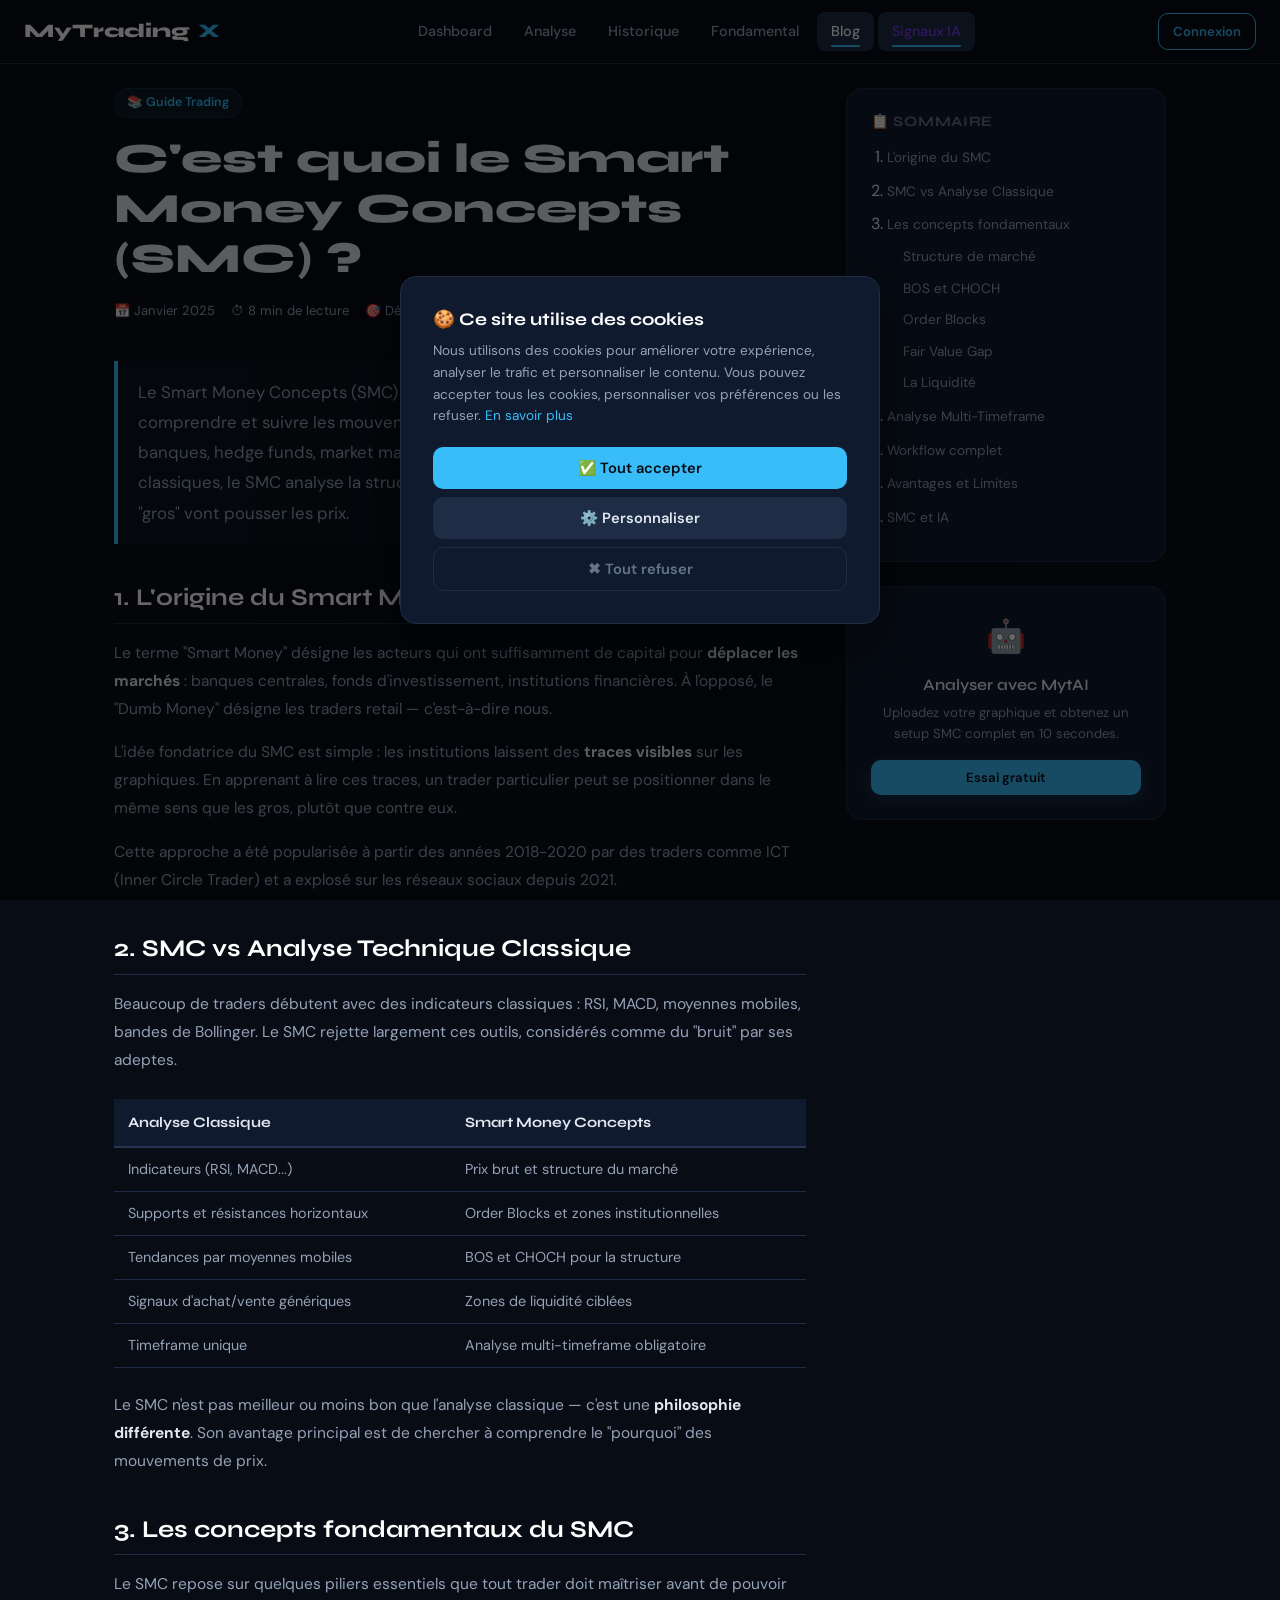
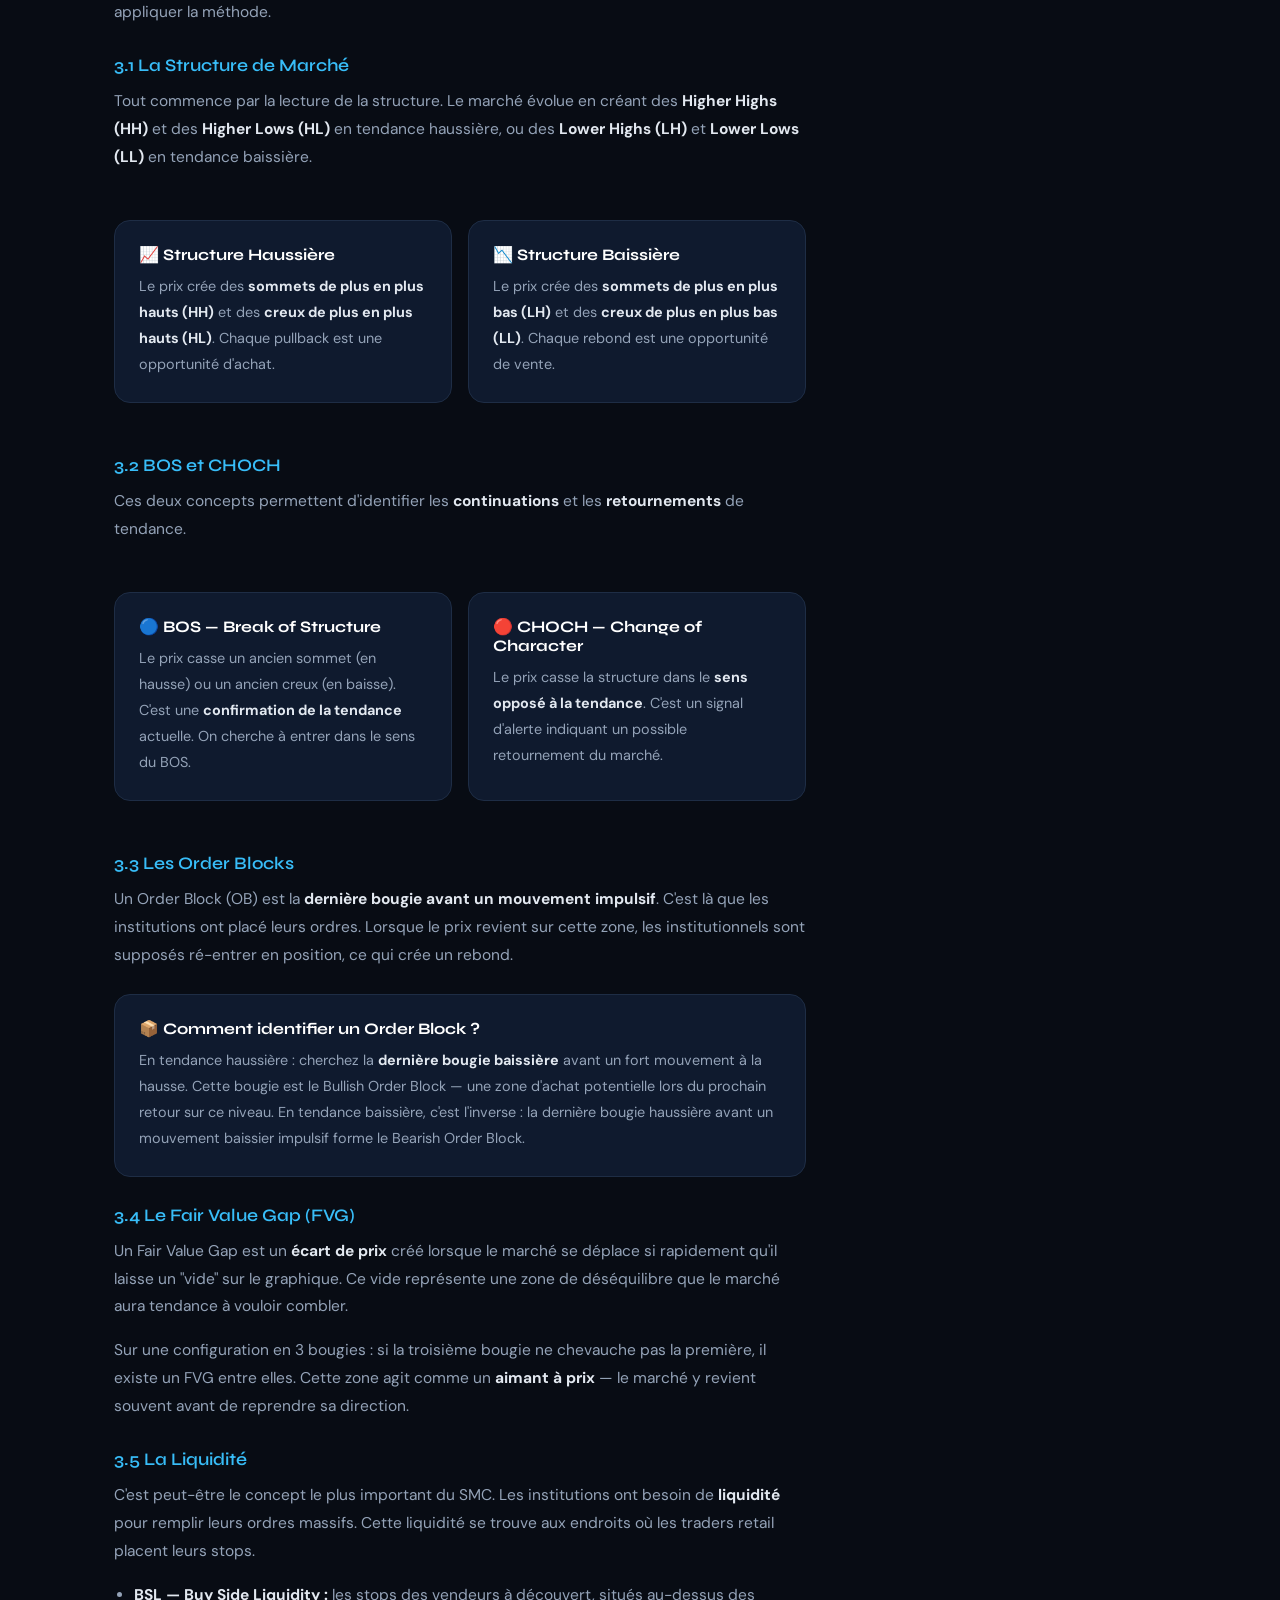
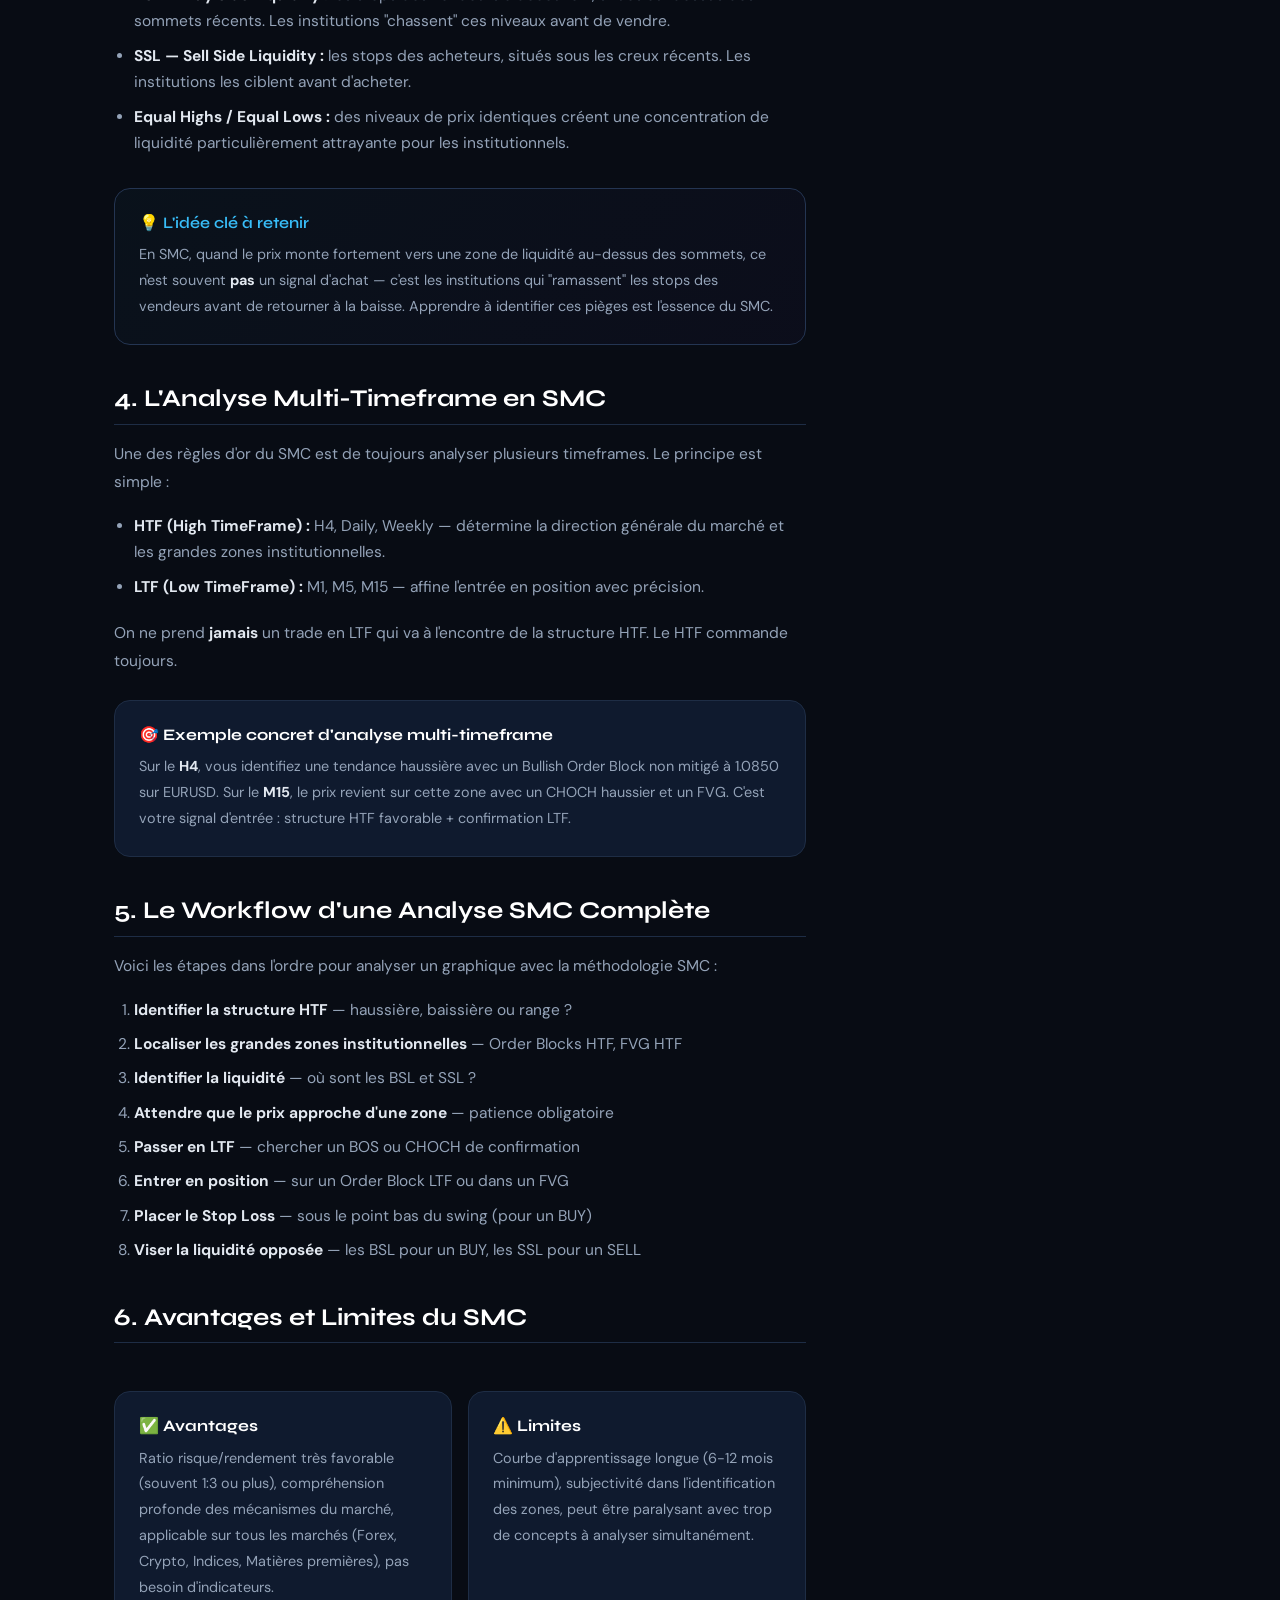
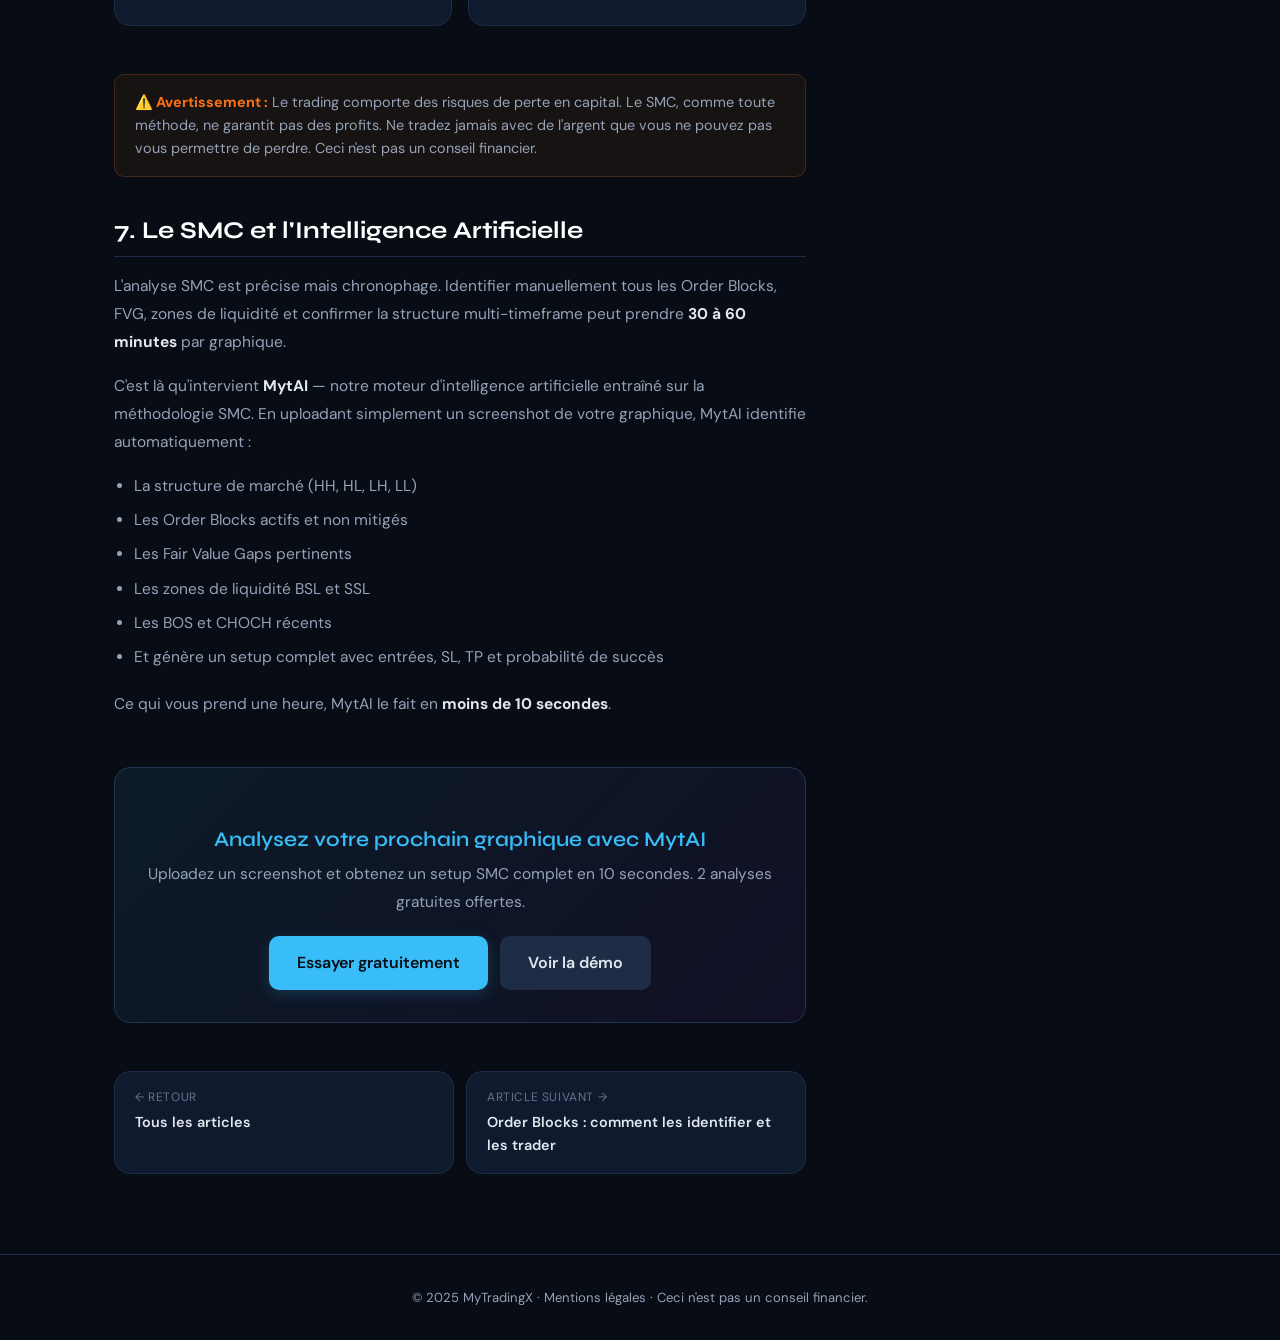
<file: blog-smc.html>
<!DOCTYPE html>
<html lang="fr">
<head>
<meta charset="UTF-8">
<style>html{background:#080c14}</style>
<meta name="viewport" content="width=device-width, initial-scale=1.0">
<title>C'est quoi le Smart Money Concepts (SMC) ? Guide Complet 2025 | MyTradingX</title>
<meta name="description" content="Découvrez le Smart Money Concepts (SMC) : la méthode de trading utilisée par les institutions financières. Order Blocks, FVG, BOS, CHOCH — tout est expliqué simplement.">
<meta name="keywords" content="smart money concepts, SMC trading, order blocks, fair value gap, BOS CHOCH, trading institutionnel, analyse technique SMC, liquidity trading">
<meta name="author" content="MyTradingX">
<meta name="robots" content="index, follow">
<meta property="og:type" content="article">
<meta property="og:site_name" content="MyTradingX">
<meta property="og:title" content="C'est quoi le Smart Money Concepts (SMC) ? Guide Complet 2025">
<meta property="og:description" content="Découvrez le Smart Money Concepts : la méthode de trading des institutions. Order Blocks, FVG, BOS, CHOCH expliqués simplement.">
<meta property="og:url" content="https://mytradingx.fr/blog-smc.html">
<meta property="og:image" content="https://mytradingx.fr/faviconmtx.png">
<meta name="twitter:card" content="summary_large_image">
<meta name="twitter:title" content="C'est quoi le Smart Money Concepts (SMC) ?">
<meta name="twitter:description" content="Guide complet sur le SMC trading : méthode des institutions, Order Blocks, FVG, BOS et CHOCH expliqués.">
<link rel="icon" type="image/png" href="faviconmtx.png">
<link rel="stylesheet" href="style.css">
<script type="application/ld+json">
{
  "@context": "https://schema.org",
  "@type": "Article",
  "headline": "C'est quoi le Smart Money Concepts (SMC) ? Guide Complet 2025",
  "description": "Découvrez le Smart Money Concepts : la méthode de trading utilisée par les institutions financières. Order Blocks, FVG, BOS, CHOCH expliqués simplement.",
  "author": { "@type": "Organization", "name": "MyTradingX" },
  "publisher": { "@type": "Organization", "name": "MyTradingX", "url": "https://mytradingx.fr" },
  "datePublished": "2025-01-01",
  "dateModified": "2025-01-01",
  "mainEntityOfPage": "https://mytradingx.fr/blog-smc.html"
}
</script>
<style>
.blog-page { padding: 88px 0 80px; }
.blog-layout { display: grid; grid-template-columns: 1fr 320px; gap: 40px; align-items: start; }
.article-header { margin-bottom: 40px; }
.article-category {
  display: inline-flex; align-items: center; gap: 6px;
  background: #38bdf811; border: 1px solid #38bdf822;
  color: var(--accent); padding: 4px 12px; border-radius: 20px;
  font-size: 0.78rem; font-weight: 600; margin-bottom: 16px;
}
.article-title { font-size: clamp(1.8rem, 4vw, 2.6rem); margin-bottom: 16px; line-height: 1.2; }
.article-meta { display: flex; align-items: center; gap: 16px; font-size: 0.82rem; color: var(--muted2); flex-wrap: wrap; }
.article-meta span { display: flex; align-items: center; gap: 4px; }
.article-intro {
  font-size: 1.05rem; color: var(--muted2); line-height: 1.8;
  border-left: 4px solid var(--accent); padding-left: 20px;
  margin: 32px 0; background: #38bdf808; border-radius: 0 8px 8px 0; padding: 16px 20px;
}
.article-content h2 {
  font-size: 1.5rem; margin: 40px 0 16px;
  padding-bottom: 10px; border-bottom: 1px solid var(--border);
  color: white;
}
.article-content h3 { font-size: 1.1rem; margin: 28px 0 12px; color: var(--accent); }
.article-content p  { margin-bottom: 16px; line-height: 1.8; color: var(--muted2); font-size: 0.97rem; }
.article-content ul, .article-content ol { margin: 12px 0 20px 20px; }
.article-content li { margin-bottom: 8px; color: var(--muted2); line-height: 1.7; font-size: 0.97rem; }
.article-content strong { color: var(--text); }
.concept-box {
  background: var(--card); border: 1px solid var(--border);
  border-radius: var(--radius-lg); padding: 24px; margin: 24px 0;
}
.concept-box h4 { font-family: 'Syne', sans-serif; font-size: 1rem; margin-bottom: 10px; color: white; }
.concept-box p  { margin: 0; font-size: 0.9rem; }
.concept-grid { display: grid; grid-template-columns: 1fr 1fr; gap: 16px; margin: 24px 0; }
.highlight-box {
  background: linear-gradient(135deg, #38bdf808, #7c3aed08);
  border: 1px solid var(--border2); border-radius: var(--radius-lg);
  padding: 24px; margin: 32px 0;
}
.highlight-box h3 { color: var(--accent); margin: 0 0 10px; font-size: 1rem; }
.highlight-box p  { margin: 0; font-size: 0.9rem; }
.warning-box {
  background: #f9731611; border: 1px solid #f9731633;
  border-radius: var(--radius); padding: 16px 20px; margin: 24px 0;
  font-size: 0.9rem; color: var(--muted2);
}
.warning-box strong { color: var(--warning); }
.table-responsive { overflow-x: auto; margin: 24px 0; }
table { width: 100%; border-collapse: collapse; font-size: 0.9rem; }
th { background: var(--card); color: var(--text); padding: 12px 14px; text-align: left; border-bottom: 2px solid var(--border2); font-family: 'Syne', sans-serif; }
td { padding: 10px 14px; border-bottom: 1px solid var(--border); color: var(--muted2); }
tr:hover td { background: var(--card); }
.cta-article {
  background: linear-gradient(135deg, #38bdf815, #7c3aed15);
  border: 1px solid var(--border2); border-radius: var(--radius-lg);
  padding: 32px; text-align: center; margin: 48px 0 0;
}
.cta-article h3 { font-size: 1.3rem; margin-bottom: 8px; }
.cta-article p  { margin-bottom: 20px; }
.toc {
  background: var(--card); border: 1px solid var(--border);
  border-radius: var(--radius-lg); padding: 24px;
  position: sticky; top: 88px;
}
.toc h4 { font-family: 'Syne', sans-serif; font-size: 0.9rem; text-transform: uppercase; letter-spacing: 0.05em; color: var(--muted); margin-bottom: 14px; }
.toc ol  { margin-left: 16px; }
.toc li  { margin-bottom: 8px; }
.toc a   { color: var(--muted2); text-decoration: none; font-size: 0.85rem; transition: color 0.2s; line-height: 1.5; }
.toc a:hover { color: var(--accent); }
.blog-nav { display: flex; gap: 12px; margin-top: 48px; flex-wrap: wrap; }
.blog-nav a {
  flex: 1; min-width: 200px; background: var(--card);
  border: 1px solid var(--border); border-radius: var(--radius-lg);
  padding: 16px 20px; text-decoration: none; transition: all 0.2s;
}
.blog-nav a:hover { border-color: var(--accent); }
.blog-nav-label { font-size: 0.75rem; color: var(--muted); text-transform: uppercase; letter-spacing: 0.05em; margin-bottom: 4px; }
.blog-nav-title { font-weight: 600; color: var(--text); font-size: 0.9rem; }
@media (max-width: 900px) {
  .blog-layout { grid-template-columns: 1fr; }
  .toc { position: static; }
  .concept-grid { grid-template-columns: 1fr; }
}
</style>
</head>
<body>

<nav>
  <a href="index.html" class="nav-logo">MyTrading<span>X</span></a>
  <div class="nav-links">
    <a href="dashboard.html">Dashboard</a>
    <a href="analyse.html">Analyse</a>
    <a href="historique.html">Historique</a>
    <a href="fondamental.html">Fondamental</a>
    <a href="blog.html" class="active">Blog</a>
    <a href="signaux.html" class="active" style="color:var(--accent2);">Signaux IA</a>
  </div>
  <div class="nav-right">
    <span id="navUser" class="nav-user hidden"></span>
    <span id="navPlan" class="nav-plan hidden"></span>
    <a href="login.html" id="navLogin" class="btn btn-outline btn-sm hidden">Connexion</a>
    <button onclick="logout()" id="navLogout" class="btn btn-secondary btn-sm hidden">Déconnexion</button>
  </div>
</nav>

<div class="blog-page">
  <div class="container">
    <div class="blog-layout">

      <!-- ── Article ── -->
      <article>
        <header class="article-header">
          <div class="article-category">📚 Guide Trading</div>
          <h1 class="article-title">C'est quoi le Smart Money Concepts (SMC) ?</h1>
          <div class="article-meta">
            <span>📅 Janvier 2025</span>
            <span>⏱ 8 min de lecture</span>
            <span>🎯 Débutant → Intermédiaire</span>
          </div>
        </header>

        <div class="article-intro">
          Le Smart Money Concepts (SMC) est une approche de trading qui cherche à comprendre et suivre les mouvements des <strong>grands acteurs institutionnels</strong> — banques, hedge funds, market makers. Plutôt que d'utiliser des indicateurs classiques, le SMC analyse la structure brute du marché pour anticiper où les "gros" vont pousser les prix.
        </div>

        <div class="article-content">

          <h2 id="origine">1. L'origine du Smart Money Concepts</h2>
          <p>Le terme "Smart Money" désigne les acteurs qui ont suffisamment de capital pour <strong>déplacer les marchés</strong> : banques centrales, fonds d'investissement, institutions financières. À l'opposé, le "Dumb Money" désigne les traders retail — c'est-à-dire nous.</p>
          <p>L'idée fondatrice du SMC est simple : les institutions laissent des <strong>traces visibles</strong> sur les graphiques. En apprenant à lire ces traces, un trader particulier peut se positionner dans le même sens que les gros, plutôt que contre eux.</p>
          <p>Cette approche a été popularisée à partir des années 2018-2020 par des traders comme ICT (Inner Circle Trader) et a explosé sur les réseaux sociaux depuis 2021.</p>

          <h2 id="difference">2. SMC vs Analyse Technique Classique</h2>
          <p>Beaucoup de traders débutent avec des indicateurs classiques : RSI, MACD, moyennes mobiles, bandes de Bollinger. Le SMC rejette largement ces outils, considérés comme du "bruit" par ses adeptes.</p>

          <div class="table-responsive">
            <table>
              <tr>
                <th>Analyse Classique</th>
                <th>Smart Money Concepts</th>
              </tr>
              <tr><td>Indicateurs (RSI, MACD...)</td><td>Prix brut et structure du marché</td></tr>
              <tr><td>Supports et résistances horizontaux</td><td>Order Blocks et zones institutionnelles</td></tr>
              <tr><td>Tendances par moyennes mobiles</td><td>BOS et CHOCH pour la structure</td></tr>
              <tr><td>Signaux d'achat/vente génériques</td><td>Zones de liquidité ciblées</td></tr>
              <tr><td>Timeframe unique</td><td>Analyse multi-timeframe obligatoire</td></tr>
            </table>
          </div>

          <p>Le SMC n'est pas meilleur ou moins bon que l'analyse classique — c'est une <strong>philosophie différente</strong>. Son avantage principal est de chercher à comprendre le "pourquoi" des mouvements de prix.</p>

          <h2 id="concepts">3. Les concepts fondamentaux du SMC</h2>
          <p>Le SMC repose sur quelques piliers essentiels que tout trader doit maîtriser avant de pouvoir appliquer la méthode.</p>

          <h3 id="structure">3.1 La Structure de Marché</h3>
          <p>Tout commence par la lecture de la structure. Le marché évolue en créant des <strong>Higher Highs (HH)</strong> et des <strong>Higher Lows (HL)</strong> en tendance haussière, ou des <strong>Lower Highs (LH)</strong> et <strong>Lower Lows (LL)</strong> en tendance baissière.</p>
          <div class="concept-grid">
            <div class="concept-box">
              <h4>📈 Structure Haussière</h4>
              <p>Le prix crée des <strong>sommets de plus en plus hauts (HH)</strong> et des <strong>creux de plus en plus hauts (HL)</strong>. Chaque pullback est une opportunité d'achat.</p>
            </div>
            <div class="concept-box">
              <h4>📉 Structure Baissière</h4>
              <p>Le prix crée des <strong>sommets de plus en plus bas (LH)</strong> et des <strong>creux de plus en plus bas (LL)</strong>. Chaque rebond est une opportunité de vente.</p>
            </div>
          </div>

          <h3 id="bos-choch">3.2 BOS et CHOCH</h3>
          <p>Ces deux concepts permettent d'identifier les <strong>continuations</strong> et les <strong>retournements</strong> de tendance.</p>
          <div class="concept-grid">
            <div class="concept-box">
              <h4>🔵 BOS — Break of Structure</h4>
              <p>Le prix casse un ancien sommet (en hausse) ou un ancien creux (en baisse). C'est une <strong>confirmation de la tendance</strong> actuelle. On cherche à entrer dans le sens du BOS.</p>
            </div>
            <div class="concept-box">
              <h4>🔴 CHOCH — Change of Character</h4>
              <p>Le prix casse la structure dans le <strong>sens opposé à la tendance</strong>. C'est un signal d'alerte indiquant un possible retournement du marché.</p>
            </div>
          </div>

          <h3 id="order-blocks">3.3 Les Order Blocks</h3>
          <p>Un Order Block (OB) est la <strong>dernière bougie avant un mouvement impulsif</strong>. C'est là que les institutions ont placé leurs ordres. Lorsque le prix revient sur cette zone, les institutionnels sont supposés ré-entrer en position, ce qui crée un rebond.</p>
          <div class="concept-box">
            <h4>📦 Comment identifier un Order Block ?</h4>
            <p>En tendance haussière : cherchez la <strong>dernière bougie baissière</strong> avant un fort mouvement à la hausse. Cette bougie est le Bullish Order Block — une zone d'achat potentielle lors du prochain retour sur ce niveau. En tendance baissière, c'est l'inverse : la dernière bougie haussière avant un mouvement baissier impulsif forme le Bearish Order Block.</p>
          </div>

          <h3 id="fvg">3.4 Le Fair Value Gap (FVG)</h3>
          <p>Un Fair Value Gap est un <strong>écart de prix</strong> créé lorsque le marché se déplace si rapidement qu'il laisse un "vide" sur le graphique. Ce vide représente une zone de déséquilibre que le marché aura tendance à vouloir combler.</p>
          <p>Sur une configuration en 3 bougies : si la troisième bougie ne chevauche pas la première, il existe un FVG entre elles. Cette zone agit comme un <strong>aimant à prix</strong> — le marché y revient souvent avant de reprendre sa direction.</p>

          <h3 id="liquidite">3.5 La Liquidité</h3>
          <p>C'est peut-être le concept le plus important du SMC. Les institutions ont besoin de <strong>liquidité</strong> pour remplir leurs ordres massifs. Cette liquidité se trouve aux endroits où les traders retail placent leurs stops.</p>
          <ul>
            <li><strong>BSL — Buy Side Liquidity :</strong> les stops des vendeurs à découvert, situés au-dessus des sommets récents. Les institutions "chassent" ces niveaux avant de vendre.</li>
            <li><strong>SSL — Sell Side Liquidity :</strong> les stops des acheteurs, situés sous les creux récents. Les institutions les ciblent avant d'acheter.</li>
            <li><strong>Equal Highs / Equal Lows :</strong> des niveaux de prix identiques créent une concentration de liquidité particulièrement attrayante pour les institutionnels.</li>
          </ul>

          <div class="highlight-box">
            <h3>💡 L'idée clé à retenir</h3>
            <p>En SMC, quand le prix monte fortement vers une zone de liquidité au-dessus des sommets, ce n'est souvent <strong>pas</strong> un signal d'achat — c'est les institutions qui "ramassent" les stops des vendeurs avant de retourner à la baisse. Apprendre à identifier ces pièges est l'essence du SMC.</p>
          </div>

          <h2 id="multi-tf">4. L'Analyse Multi-Timeframe en SMC</h2>
          <p>Une des règles d'or du SMC est de toujours analyser plusieurs timeframes. Le principe est simple :</p>
          <ul>
            <li><strong>HTF (High TimeFrame) :</strong> H4, Daily, Weekly — détermine la direction générale du marché et les grandes zones institutionnelles.</li>
            <li><strong>LTF (Low TimeFrame) :</strong> M1, M5, M15 — affine l'entrée en position avec précision.</li>
          </ul>
          <p>On ne prend <strong>jamais</strong> un trade en LTF qui va à l'encontre de la structure HTF. Le HTF commande toujours.</p>

          <div class="concept-box">
            <h4>🎯 Exemple concret d'analyse multi-timeframe</h4>
            <p>Sur le <strong>H4</strong>, vous identifiez une tendance haussière avec un Bullish Order Block non mitigé à 1.0850 sur EURUSD. Sur le <strong>M15</strong>, le prix revient sur cette zone avec un CHOCH haussier et un FVG. C'est votre signal d'entrée : structure HTF favorable + confirmation LTF.</p>
          </div>

          <h2 id="workflow">5. Le Workflow d'une Analyse SMC Complète</h2>
          <p>Voici les étapes dans l'ordre pour analyser un graphique avec la méthodologie SMC :</p>
          <ol>
            <li><strong>Identifier la structure HTF</strong> — haussière, baissière ou range ?</li>
            <li><strong>Localiser les grandes zones institutionnelles</strong> — Order Blocks HTF, FVG HTF</li>
            <li><strong>Identifier la liquidité</strong> — où sont les BSL et SSL ?</li>
            <li><strong>Attendre que le prix approche d'une zone</strong> — patience obligatoire</li>
            <li><strong>Passer en LTF</strong> — chercher un BOS ou CHOCH de confirmation</li>
            <li><strong>Entrer en position</strong> — sur un Order Block LTF ou dans un FVG</li>
            <li><strong>Placer le Stop Loss</strong> — sous le point bas du swing (pour un BUY)</li>
            <li><strong>Viser la liquidité opposée</strong> — les BSL pour un BUY, les SSL pour un SELL</li>
          </ol>

          <h2 id="avantages">6. Avantages et Limites du SMC</h2>
          <div class="concept-grid">
            <div class="concept-box">
              <h4>✅ Avantages</h4>
              <p>Ratio risque/rendement très favorable (souvent 1:3 ou plus), compréhension profonde des mécanismes du marché, applicable sur tous les marchés (Forex, Crypto, Indices, Matières premières), pas besoin d'indicateurs.</p>
            </div>
            <div class="concept-box">
              <h4>⚠️ Limites</h4>
              <p>Courbe d'apprentissage longue (6-12 mois minimum), subjectivité dans l'identification des zones, peut être paralysant avec trop de concepts à analyser simultanément.</p>
            </div>
          </div>

          <div class="warning-box">
            <strong>⚠️ Avertissement :</strong> Le trading comporte des risques de perte en capital. Le SMC, comme toute méthode, ne garantit pas des profits. Ne tradez jamais avec de l'argent que vous ne pouvez pas vous permettre de perdre. Ceci n'est pas un conseil financier.
          </div>

          <h2 id="ia">7. Le SMC et l'Intelligence Artificielle</h2>
          <p>L'analyse SMC est précise mais chronophage. Identifier manuellement tous les Order Blocks, FVG, zones de liquidité et confirmer la structure multi-timeframe peut prendre <strong>30 à 60 minutes</strong> par graphique.</p>
          <p>C'est là qu'intervient <strong>MytAI</strong> — notre moteur d'intelligence artificielle entraîné sur la méthodologie SMC. En uploadant simplement un screenshot de votre graphique, MytAI identifie automatiquement :</p>
          <ul>
            <li>La structure de marché (HH, HL, LH, LL)</li>
            <li>Les Order Blocks actifs et non mitigés</li>
            <li>Les Fair Value Gaps pertinents</li>
            <li>Les zones de liquidité BSL et SSL</li>
            <li>Les BOS et CHOCH récents</li>
            <li>Et génère un setup complet avec entrées, SL, TP et probabilité de succès</li>
          </ul>
          <p>Ce qui vous prend une heure, MytAI le fait en <strong>moins de 10 secondes</strong>.</p>

          <!-- CTA -->
          <div class="cta-article">
            <h3>Analysez votre prochain graphique avec MytAI</h3>
            <p>Uploadez un screenshot et obtenez un setup SMC complet en 10 secondes. 2 analyses gratuites offertes.</p>
            <div style="display:flex;gap:12px;justify-content:center;flex-wrap:wrap;">
              <a href="login.html?tab=register" class="btn btn-primary btn-lg">Essayer gratuitement</a>
              <a href="analyse.html" class="btn btn-secondary btn-lg">Voir la démo</a>
            </div>
          </div>

        </div>

        <!-- Navigation articles -->
        <div class="blog-nav">
          <a href="blog.html">
            <div class="blog-nav-label">← Retour</div>
            <div class="blog-nav-title">Tous les articles</div>
          </a>
          <a href="blog-order-blocks.html">
            <div class="blog-nav-label">Article suivant →</div>
            <div class="blog-nav-title">Order Blocks : comment les identifier et les trader</div>
          </a>
        </div>

      </article>

      <!-- ── Table des matières ── -->
      <aside>
        <div class="toc">
          <h4>📋 Sommaire</h4>
          <ol>
            <li><a href="#origine">L'origine du SMC</a></li>
            <li><a href="#difference">SMC vs Analyse Classique</a></li>
            <li><a href="#concepts">Les concepts fondamentaux</a>
              <ul style="margin:6px 0 0 16px;list-style:none;">
                <li style="margin-bottom:6px;"><a href="#structure">Structure de marché</a></li>
                <li style="margin-bottom:6px;"><a href="#bos-choch">BOS et CHOCH</a></li>
                <li style="margin-bottom:6px;"><a href="#order-blocks">Order Blocks</a></li>
                <li style="margin-bottom:6px;"><a href="#fvg">Fair Value Gap</a></li>
                <li style="margin-bottom:6px;"><a href="#liquidite">La Liquidité</a></li>
              </ul>
            </li>
            <li><a href="#multi-tf">Analyse Multi-Timeframe</a></li>
            <li><a href="#workflow">Workflow complet</a></li>
            <li><a href="#avantages">Avantages et Limites</a></li>
            <li><a href="#ia">SMC et IA</a></li>
          </ol>
        </div>

        <!-- Mini CTA sidebar -->
        <div class="card mt-6" style="text-align:center;">
          <div style="font-size:2rem;margin-bottom:12px;">🤖</div>
          <h3 style="font-size:1rem;margin-bottom:8px;">Analyser avec MytAI</h3>
          <p style="font-size:0.82rem;margin-bottom:16px;">Uploadez votre graphique et obtenez un setup SMC complet en 10 secondes.</p>
          <a href="login.html?tab=register" class="btn btn-primary btn-full btn-sm">Essai gratuit</a>
        </div>
      </aside>

    </div>
  </div>
</div>

<footer style="padding:32px 0;border-top:1px solid var(--border);text-align:center;color:var(--muted);font-size:0.82rem;">
  <div class="container">
    <p>© 2025 MyTradingX · <a href="#" style="color:var(--muted2);text-decoration:none;">Mentions légales</a> · Ceci n'est pas un conseil financier.</p>
  </div>
</footer>

<script src="auth.js"></script>
<script>
document.addEventListener("DOMContentLoaded", function() {
  initNav();
});
</script>
</body>
</html>
</file>
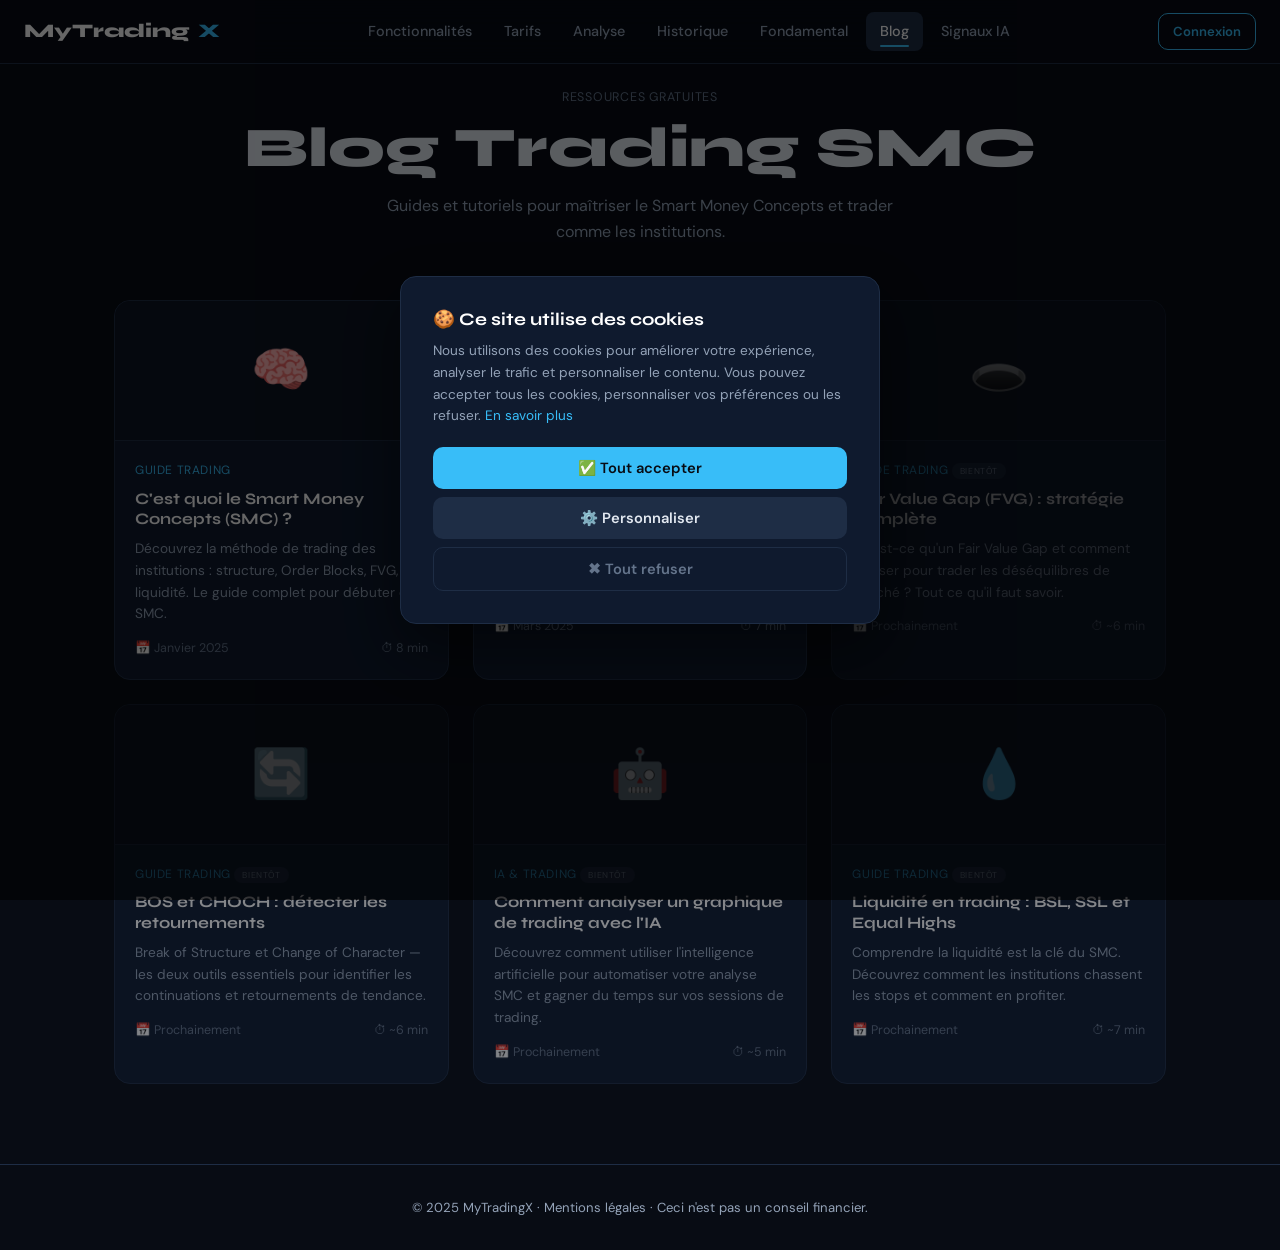
<file: blog.html>
<!DOCTYPE html>
<html lang="fr">
<head>
<meta charset="UTF-8">
<style>html{background:#080c14}</style>
<meta name="viewport" content="width=device-width, initial-scale=1.0">
<title>Blog Trading — Guides SMC, Order Blocks, FVG | MyTradingX</title>
<meta name="description" content="Guides et tutoriels trading gratuits : Smart Money Concepts, Order Blocks, Fair Value Gap, BOS, CHOCH. Apprenez à trader comme les institutions.">
<meta name="keywords" content="blog trading, smart money concepts guide, order blocks tutoriel, FVG trading, apprendre SMC, trading institutionnel">
<meta name="author" content="MyTradingX">
<meta name="robots" content="index, follow">
<meta property="og:type" content="website">
<meta property="og:title" content="Blog Trading SMC — Guides & Tutoriels | MyTradingX">
<meta property="og:description" content="Guides trading gratuits : SMC, Order Blocks, FVG, BOS, CHOCH. Apprenez à trader comme les institutions.">
<meta property="og:url" content="https://mytradingx.fr/blog.html">
<meta property="og:image" content="https://mytradingx.fr/faviconmtx.png">
<link rel="icon" type="image/png" href="faviconmtx.png">
<link rel="stylesheet" href="style.css">
<style>
.blog-index { padding: 88px 0 80px; }
.blog-header { text-align: center; margin-bottom: 56px; }
.blog-header p { max-width: 520px; margin: 12px auto 0; }
.articles-grid { display: grid; grid-template-columns: repeat(3, 1fr); gap: 24px; }
.article-card {
  background: var(--card); border: 1px solid var(--border);
  border-radius: var(--radius-lg); overflow: hidden;
  transition: all 0.3s; text-decoration: none; display: block;
}
.article-card:hover { border-color: var(--accent); transform: translateY(-4px); }
.article-card-thumb {
  height: 140px; display: flex; align-items: center; justify-content: center;
  font-size: 3rem; background: var(--bg2);
  border-bottom: 1px solid var(--border);
}
.article-card-body { padding: 20px; }
.article-card-cat { font-size: 0.75rem; color: var(--accent); text-transform: uppercase; letter-spacing: 0.05em; margin-bottom: 8px; }
.article-card-title { font-family: 'Syne', sans-serif; font-weight: 700; font-size: 1rem; color: white; margin-bottom: 8px; line-height: 1.3; }
.article-card-desc { font-size: 0.85rem; color: var(--muted2); line-height: 1.6; margin-bottom: 14px; }
.article-card-meta { display: flex; justify-content: space-between; font-size: 0.78rem; color: var(--muted); }
.article-card.coming-soon { opacity: 0.5; pointer-events: none; }
.coming-badge { background: var(--border); color: var(--muted2); padding: 2px 8px; border-radius: 10px; font-size: 0.72em; }
@media (max-width: 900px) { .articles-grid { grid-template-columns: repeat(2, 1fr); } }
@media (max-width: 580px) { .articles-grid { grid-template-columns: 1fr; } }
</style>
  <!-- Google tag (gtag.js) -->
<script async src="https://www.googletagmanager.com/gtag/js?id=G-PR5RVVM1Z7"></script>
<script>
  window.dataLayer = window.dataLayer || [];
  function gtag(){dataLayer.push(arguments);}
  gtag('js', new Date());

  gtag('config', 'G-PR5RVVM1Z7');
</script>

<base target="_blank">
</head>
<body>

<nav>
  <a href="index.html" class="nav-logo">MyTrading<span>X</span></a>
  <div class="nav-links">
    <a href="index.html#features">Fonctionnalités</a>
    <a href="index.html#pricing">Tarifs</a>
    <a href="analyse.html">Analyse</a>
    <a href="historique.html">Historique</a>
    <a href="fondamental.html">Fondamental</a>
    <a href="blog.html" class="active">Blog</a>
    <a href="signaux.html">Signaux IA</a>
  </div>
  <div class="nav-right">
    <span id="navUser" class="nav-user hidden"></span>
    <span id="navPlan" class="nav-plan hidden"></span>
    <a href="dashboard.html" id="navDashboard" class="btn btn-secondary btn-sm hidden">Dashboard</a>
    <a href="login.html" id="navLogin" class="btn btn-outline btn-sm">Connexion</a>
    <button onclick="logout()" id="navLogout" class="btn btn-secondary btn-sm hidden">Déconnexion</button>
  </div>
</nav>

<div class="blog-index">
  <div class="container">

    <div class="blog-header">
      <div class="section-label" style="justify-content:center;">Ressources gratuites</div>
      <h1>Blog Trading SMC</h1>
      <p>Guides et tutoriels pour maîtriser le Smart Money Concepts et trader comme les institutions.</p>
    </div>

    <div class="articles-grid">

      <!-- Article 1 — Publié -->
      <a href="blog-smc.html" class="article-card">
        <div class="article-card-thumb">🧠</div>
        <div class="article-card-body">
          <div class="article-card-cat">Guide Trading</div>
          <div class="article-card-title">C'est quoi le Smart Money Concepts (SMC) ?</div>
          <div class="article-card-desc">Découvrez la méthode de trading des institutions : structure, Order Blocks, FVG, liquidité. Le guide complet pour débuter en SMC.</div>
          <div class="article-card-meta">
            <span>📅 Janvier 2025</span>
            <span>⏱ 8 min</span>
          </div>
        </div>
      </a>

      <!-- Article 2 — Publié -->
      <a href="blog-order-blocks.html" class="article-card">
        <div class="article-card-thumb">📦</div>
        <div class="article-card-body">
          <div class="article-card-cat">Guide Trading</div>
          <div class="article-card-title">Order Blocks : comment les identifier et les trader</div>
          <div class="article-card-desc">Guide complet sur les Order Blocks — la zone clé du SMC. Comment les trouver, les valider et les utiliser pour entrer en position.</div>
          <div class="article-card-meta">
            <span>📅 Mars 2025</span>
            <span>⏱ 7 min</span>
          </div>
        </div>
      </a>

      <!-- Article 3 — À venir -->
      <div class="article-card coming-soon">
        <div class="article-card-thumb">🕳️</div>
        <div class="article-card-body">
          <div class="article-card-cat">Guide Trading <span class="coming-badge">Bientôt</span></div>
          <div class="article-card-title">Fair Value Gap (FVG) : stratégie complète</div>
          <div class="article-card-desc">Qu'est-ce qu'un Fair Value Gap et comment l'utiliser pour trader les déséquilibres de marché ? Tout ce qu'il faut savoir.</div>
          <div class="article-card-meta">
            <span>📅 Prochainement</span>
            <span>⏱ ~6 min</span>
          </div>
        </div>
      </div>

      <!-- Article 4 — À venir -->
      <div class="article-card coming-soon">
        <div class="article-card-thumb">🔄</div>
        <div class="article-card-body">
          <div class="article-card-cat">Guide Trading <span class="coming-badge">Bientôt</span></div>
          <div class="article-card-title">BOS et CHOCH : détecter les retournements</div>
          <div class="article-card-desc">Break of Structure et Change of Character — les deux outils essentiels pour identifier les continuations et retournements de tendance.</div>
          <div class="article-card-meta">
            <span>📅 Prochainement</span>
            <span>⏱ ~6 min</span>
          </div>
        </div>
      </div>

      <!-- Article 5 — À venir -->
      <div class="article-card coming-soon">
        <div class="article-card-thumb">🤖</div>
        <div class="article-card-body">
          <div class="article-card-cat">IA & Trading <span class="coming-badge">Bientôt</span></div>
          <div class="article-card-title">Comment analyser un graphique de trading avec l'IA</div>
          <div class="article-card-desc">Découvrez comment utiliser l'intelligence artificielle pour automatiser votre analyse SMC et gagner du temps sur vos sessions de trading.</div>
          <div class="article-card-meta">
            <span>📅 Prochainement</span>
            <span>⏱ ~5 min</span>
          </div>
        </div>
      </div>

      <!-- Article 6 — À venir -->
      <div class="article-card coming-soon">
        <div class="article-card-thumb">💧</div>
        <div class="article-card-body">
          <div class="article-card-cat">Guide Trading <span class="coming-badge">Bientôt</span></div>
          <div class="article-card-title">Liquidité en trading : BSL, SSL et Equal Highs</div>
          <div class="article-card-desc">Comprendre la liquidité est la clé du SMC. Découvrez comment les institutions chassent les stops et comment en profiter.</div>
          <div class="article-card-meta">
            <span>📅 Prochainement</span>
            <span>⏱ ~7 min</span>
          </div>
        </div>
      </div>

    </div>

  </div>
</div>

<footer style="padding:32px 0;border-top:1px solid var(--border);text-align:center;color:var(--muted);font-size:0.82rem;">
  <div class="container">
    <p>© 2025 MyTradingX · <a href="#" style="color:var(--muted2);text-decoration:none;">Mentions légales</a> · Ceci n'est pas un conseil financier.</p>
  </div>
</footer>

<script src="auth.js"></script>
<script>
document.addEventListener("DOMContentLoaded", function() {
  initNav();
});
</script>
</body>
</html>
</file>
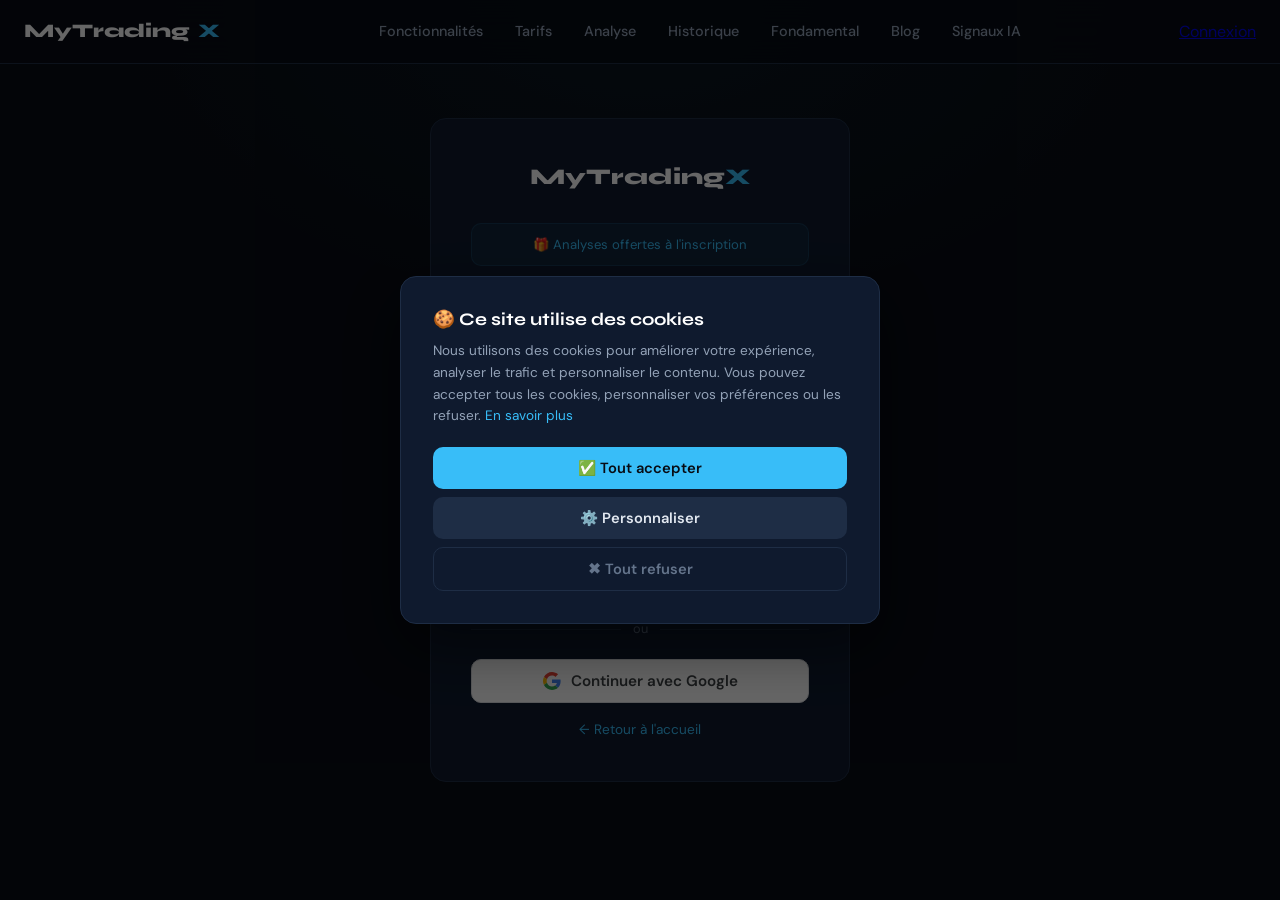
<file: dashboard.html>
<!DOCTYPE html>
<html lang="fr">
<head>
<meta charset="UTF-8">
<style>html{background:#080c14}</style>
<meta name="viewport" content="width=device-width, initial-scale=1.0">
<title>Mon Dashboard — MyTradingX</title>
<meta name="description" content="Gérez votre compte MyTradingX. Suivez vos analyses, votre quota mensuel et votre abonnement.">
<meta name="keywords" content="dashboard mytradingx, compte trading IA, abonnement analyse trading">
<meta name="author" content="MyTradingX">
<meta name="robots" content="index, follow">
<meta property="og:type" content="website">
<meta property="og:site_name" content="MyTradingX">
<meta property="og:title" content="Mon Dashboard — MyTradingX">
<meta property="og:description" content="Gérez votre compte et vos analyses de trading.">
<meta property="og:url" content="https://mytradingx.fr/dashboard.html">
<meta property="og:image" content="https://mytradingx.fr/faviconmtx.png">
<meta name="twitter:card" content="summary_large_image">
<meta name="twitter:title" content="Mon Dashboard — MyTradingX">
<meta name="twitter:description" content="Gérez votre compte et vos analyses de trading.">
<link rel="icon" type="image/png" href="faviconmtx.png">
<link rel="stylesheet" href="style.css">
<style>
.dashboard { padding: 88px 0 60px; }
.dash-header { margin-bottom: 32px; }
.dash-greeting { font-size: 0.88rem; color: var(--muted2); margin-bottom: 4px; }
.dash-grid { display: grid; grid-template-columns: repeat(3, 1fr); gap: 16px; margin-bottom: 28px; }
.stat-card {
  background: var(--card); border: 1px solid var(--border);
  border-radius: var(--radius-lg); padding: 22px;
}
.stat-card-label { font-size: 0.78rem; color: var(--muted); text-transform: uppercase; letter-spacing: 0.05em; margin-bottom: 8px; }
.stat-card-value { font-family: 'Syne', sans-serif; font-size: 2rem; font-weight: 800; color: white; }
.stat-card-sub   { font-size: 0.8rem; color: var(--muted2); margin-top: 4px; }
.dash-main { display: grid; grid-template-columns: 2fr 1fr; gap: 20px; }
.plan-features { list-style: none; margin: 16px 0; }
.plan-features li { padding: 8px 0; border-bottom: 1px solid var(--border); font-size: 0.88rem; color: var(--muted2); display: flex; align-items: center; gap: 8px; }
.plan-features li:last-child { border-bottom: none; }
.plan-features li::before { content: "✓"; color: var(--accent3); font-weight: 700; }
.quick-actions { display: flex; flex-direction: column; gap: 10px; }
.quick-btn {
  display: flex; align-items: center; gap: 12px;
  background: var(--bg2); border: 1px solid var(--border);
  border-radius: var(--radius); padding: 14px 16px;
  color: var(--text); text-decoration: none;
  transition: all 0.2s; cursor: pointer;
}
.quick-btn:hover { border-color: var(--accent); background: #38bdf808; }
.quick-btn-icon { font-size: 1.2rem; }
.quick-btn-text { font-weight: 600; font-size: 0.9rem; }
.quick-btn-sub  { font-size: 0.78rem; color: var(--muted2); }
.upgrade-banner {
  background: linear-gradient(135deg, #7c3aed15, #38bdf815);
  border: 1px solid var(--accent2)33;
  border-radius: var(--radius-lg); padding: 24px;
  display: flex; align-items: center; justify-content: space-between; gap: 16px;
  margin-top: 20px; flex-wrap: wrap;
}
.upgrade-banner h3 { margin-bottom: 4px; }
.upgrade-banner p  { font-size: 0.88rem; }
@media (max-width: 768px) {
  .dash-grid { grid-template-columns: 1fr 1fr; }
  .dash-main { grid-template-columns: 1fr; }
}
@media (max-width: 480px) {
  .dash-grid { grid-template-columns: 1fr; }
}
</style>
<base target="_blank">
</head>
<body>

<nav>
  <a href="index.html" class="nav-logo">MyTrading<span>X</span></a>
  <div class="nav-links">
    <a href="index.html#features">Fonctionnalités</a>
    <a href="index.html#pricing">Tarifs</a>
    <a href="analyse.html">Analyse</a>
    <a href="historique.html">Historique</a>
    <a href="fondamental.html">Fondamental</a>
    <a href="blog.html">Blog</a>
    <a href="signaux.html">Signaux IA</a>
  </div>
  <div class="nav-right">
    <span id="navUser" class="nav-user hidden"></span>
    <span id="navPlan" class="nav-plan hidden"></span>
    <a href="dashboard.html" class="active" id="navDashboard" class="btn btn-secondary btn-sm hidden">Dashboard</a>
    <a href="login.html" id="navLogin" class="btn btn-outline btn-sm">Connexion</a>
    <button onclick="logout()" id="navLogout" class="btn btn-secondary btn-sm hidden">Déconnexion</button>
  </div>
</nav>

<div class="dashboard">
  <div class="container">

    <div class="dash-header">
      <div class="dash-greeting">Bonjour 👋</div>
      <h1 id="dashTitle">Mon Dashboard</h1>
    </div>

    <!-- Stats -->
    <div class="dash-grid">
      <div class="stat-card">
        <div class="stat-card-label">Analyses effectuées</div>
        <div class="stat-card-value" id="statUsed">—</div>
        <div class="stat-card-sub" id="statUsedSub"></div>
      </div>
      <div class="stat-card">
        <div class="stat-card-label">Analyses restantes</div>
        <div class="stat-card-value" id="statLeft">—</div>
        <div class="stat-card-sub" id="statLeftSub"></div>
      </div>
      <div class="stat-card">
        <div class="stat-card-label">Mon plan</div>
        <div class="stat-card-value" id="statPlan">—</div>
        <div class="stat-card-sub" id="statPlanSub"></div>
      </div>
    </div>

    <!-- Quota bar -->
    <div class="quota-bar mb-4" id="quotaBarDash">
      <span id="quotaLabelDash" style="white-space:nowrap;font-size:0.85rem;"></span>
      <div class="quota-track"><div class="quota-fill" id="quotaFillDash"></div></div>
      <span id="quotaMaxDash" style="white-space:nowrap;font-size:0.82rem;color:var(--muted2);"></span>
    </div>

    <div class="dash-main">
      <!-- Left: plan info -->
      <div>
        <div class="card">
          <h3>Mon abonnement</h3>
          <ul class="plan-features" id="planFeatures"></ul>
          <div id="planActions" style="display:flex;gap:10px;flex-wrap:wrap;margin-top:16px;"></div>
        </div>

        <!-- Upgrade banner (si free ou premium) -->
        <div class="upgrade-banner" id="upgradeBanner" style="display:none;">
          <div>
            <h3>Passez au niveau supérieur</h3>
            <p>Débloquez plus d'analyses et de moteurs MytAI.</p>
          </div>
          <button class="btn btn-pro" onclick="openUpgradeModal()">Voir les offres</button>
        </div>
      </div>

      <!-- Right: quick actions -->
      <div>
        <h3 style="margin-bottom:14px;">Actions rapides</h3>
        <div class="quick-actions">
          <a href="analyse.html" class="quick-btn">
            <span class="quick-btn-icon">📊</span>
            <div>
              <div class="quick-btn-text">Analyse Graphique</div>
              <div class="quick-btn-sub">Uploadez un screenshot</div>
            </div>
          </a>
          <a href="fondamental.html" class="quick-btn" id="fundLink">
            <span class="quick-btn-icon">📰</span>
            <div>
              <div class="quick-btn-text">Analyse Fondamentale</div>
              <div class="quick-btn-sub" id="fundLinkSub">Actualités du marché</div>
            </div>
          </a>
          <div class="quick-btn" onclick="openUpgradeModal()" id="upgradeQuick" style="display:none;">
            <span class="quick-btn-icon">⭐</span>
            <div>
              <div class="quick-btn-text">Upgrader mon plan</div>
              <div class="quick-btn-sub">Prix de lancement disponibles</div>
            </div>
          </div>
        </div>
      </div>
    </div>

  </div>
</div>

<!-- ── Upgrade Modal ── -->
<div id="upgradeModal" class="modal-overlay">
  <div class="modal-box" style="max-width:560px;">
    <h2>Choisissez votre plan</h2>
    <div style="background:#7c3aed15;border:1px solid #7c3aed33;border-radius:8px;padding:8px 14px;margin:12px 0;font-size:0.82em;color:#a78bfa;">
      🎉 <strong>Prix de lancement</strong> — Offre limitée aux 50 premiers abonnés
    </div>
    <div class="plans-grid">
      <div class="plan-card">
        <div style="font-weight:700;margin-bottom:4px;">Premium</div>
        <div class="plan-price-old">19€/mois</div>
        <div class="price" style="font-family:'Syne',sans-serif;font-size:1.8em;font-weight:800;color:var(--accent);">9€<span style="font-size:0.5em;color:var(--muted2);">/mois</span></div>
        <div class="plan-economy">Économisez 10€/mois</div>
        <ul><li>50 analyses/mois</li><li>MytAI Fast, Pro, Vision</li></ul>
        <button class="btn btn-outline btn-full" onclick="subscribe('premium')">Choisir Premium</button>
      </div>
      <div class="plan-card popular">
        <div style="font-weight:700;margin-bottom:4px;color:#a78bfa;">⭐ Pro</div>
        <div class="plan-price-old">39€/mois</div>
        <div class="price" style="font-family:'Syne',sans-serif;font-size:1.8em;font-weight:800;color:#a78bfa;">19€<span style="font-size:0.5em;color:var(--muted2);">/mois</span></div>
        <div class="plan-economy">Économisez 20€/mois</div>
        <ul><li>Analyses illimitées</li><li>MytAI Fast, Pro, Vision, Expert</li><li>Analyse Fondamentale</li></ul>
        <button class="btn btn-pro btn-full" onclick="subscribe('pro')">Choisir Pro</button>
      </div>
    </div>
    <p style="font-size:0.72em;color:var(--muted);text-align:center;margin-top:8px;">Sans engagement · Résiliable à tout moment</p>
    <button class="btn btn-secondary btn-full mt-4" onclick="closeUpgradeModal()">Fermer</button>
  </div>
</div>

<script src="auth.js"></script>
<script>
document.addEventListener("DOMContentLoaded", function() {
  if (!requireAuth()) return;
  initNav();
  checkPaymentReturn();

  var user = getUser();
  var plan = user.plan;
  var q    = getQuota(user);

  // Greeting
  document.getElementById("dashTitle").textContent = "Bonjour, " + user.email.split("@")[0] + " 👋";

  // Stats
  document.getElementById("statUsed").textContent = q.used;
  document.getElementById("statUsedSub").textContent = "depuis le début du mois";
  document.getElementById("statLeft").textContent = plan === "pro" ? "∞" : q.left;
  document.getElementById("statLeftSub").textContent = plan === "pro" ? "Illimité" : "restantes ce mois";
  var planLabels = {free:"Gratuit", premium:"Premium", pro:"Pro"};
  document.getElementById("statPlan").textContent = planLabels[plan] || "Free";
  document.getElementById("statPlanSub").textContent = plan === "free" ? "5 analyses graphiques" : plan === "premium" ? "50 analyses/mois" : "Analyses illimitées";

  // Quota bar
  var pct = plan === "pro" ? 30 : Math.min(100, (q.used / q.limit) * 100);
  document.getElementById("quotaLabelDash").textContent = plan === "pro" ? q.used + " analyses" : q.used + "/" + q.limit + " analyses";
  document.getElementById("quotaFillDash").style.width = pct + "%";
  document.getElementById("quotaFillDash").style.background = pct >= 90 ? "var(--danger)" : pct >= 60 ? "var(--warning)" : "var(--accent)";
  document.getElementById("quotaMaxDash").textContent = planLabels[plan];

  // Lien fondamental — sous-titre selon le plan
  var fundSubs = {free:"1 analyse/mois incluse", premium:"20 analyses/mois", pro:"Illimité"};
  var fundSubEl = document.getElementById("fundLinkSub");
  if (fundSubEl) fundSubEl.textContent = fundSubs[plan] || "Actualités du marché";

  // Plan features
  var featuresByPlan = {
    free:    ["5 analyses graphiques à vie", "MytAI Fast", "1 analyse fondamentale/mois"],
    premium: ["50 analyses graphiques/mois", "MytAI Fast, Pro, Vision", "20 analyses fondamentales/mois", "Renouvellement mensuel"],
    pro:     ["Analyses graphiques illimitées", "MytAI Fast, Pro, Vision, Expert", "Analyses fondamentales illimitées", "Accès prioritaire aux nouveautés"]
  };
  var features = featuresByPlan[plan] || featuresByPlan.free;
  var ul = document.getElementById("planFeatures");
  features.forEach(function(f) {
    var li = document.createElement("li");
    li.textContent = f;
    ul.appendChild(li);
  });

  // Actions
  var actions = document.getElementById("planActions");
  if (plan === "free" || plan === "premium") {
    document.getElementById("upgradeBanner").style.display = "flex";
    document.getElementById("upgradeQuick").style.display = "flex";
  }
  if (plan === "premium" || plan === "pro") {
    var cancelBtn = document.createElement("button");
    cancelBtn.className = "btn btn-danger btn-sm";
    cancelBtn.textContent = "Résilier l'abonnement";
    cancelBtn.onclick = cancelSubscription;
    actions.appendChild(cancelBtn);
  }
});
</script>
</body>
</html>
</file>
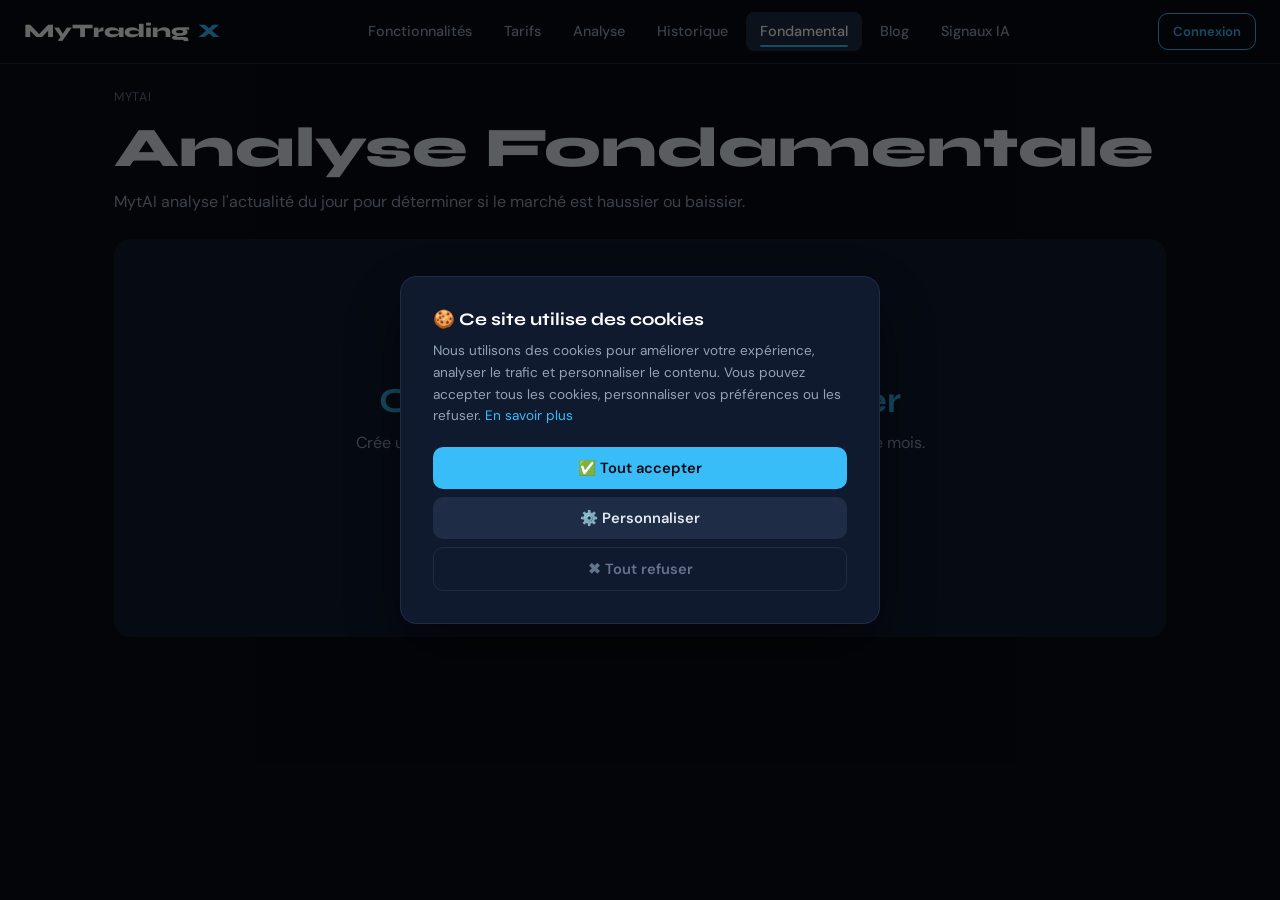
<file: fondamental.html>
<!DOCTYPE html>
<html lang="fr">
<head>
<meta charset="UTF-8">
<style>html{background:#080c14}</style>
<meta name="viewport" content="width=device-width, initial-scale=1.0">
<title>Analyse Fondamentale Trading IA — Actualités Marchés | MyTradingX</title>
<meta name="description" content="MytAI analyse l'actualité financière du jour pour déterminer si le marché est haussier ou baissier. Sentiment de marché en temps réel pour le Forex, Crypto, Indices et Matières premières.">
<meta name="keywords" content="analyse fondamentale trading, sentiment marché IA, actualité forex crypto, analyse news trading, marché haussier baissier, analyse fondamentale automatique">
<meta name="author" content="MyTradingX">
<meta name="robots" content="index, follow">
<meta property="og:type" content="website">
<meta property="og:site_name" content="MyTradingX">
<meta property="og:title" content="Analyse Fondamentale IA — Sentiment de Marché | MyTradingX">
<meta property="og:description" content="L'IA analyse l'actualité financière du jour et détermine si le marché est haussier ou baissier. Forex, Crypto, Indices, Or, Pétrole.">
<meta property="og:url" content="https://mytradingx.fr/fondamental.html">
<meta property="og:image" content="https://mytradingx.fr/faviconmtx.png">
<meta name="twitter:card" content="summary_large_image">
<meta name="twitter:title" content="Analyse Fondamentale IA — Sentiment de Marché | MyTradingX">
<meta name="twitter:description" content="L'IA analyse l'actualité financière du jour et détermine si le marché est haussier ou baissier. Forex, Crypto, Indices, Or, Pétrole.">
<link rel="icon" type="image/png" href="faviconmtx.png">
<link rel="stylesheet" href="style.css">
<style>
.fond-page { padding: 88px 0 60px; }
.fond-layout { display: grid; grid-template-columns: 360px 1fr; gap: 24px; align-items: start; }
.news-item { background: var(--bg2); border-radius: var(--radius); padding: 12px 14px; margin: 8px 0; }
.news-impact { display: inline-block; padding: 2px 8px; border-radius: 10px; font-size: 0.72em; font-weight: 700; margin-bottom: 6px; }
.impact-pos { background: #16a34a33; color: #22c55e; }
.impact-neg { background: #dc262633; color: #f87171; }
.impact-neu { background: #ca8a0433; color: #facc15; }
.sentiment-badge {
  display: inline-flex; align-items: center; gap: 10px;
  padding: 8px 18px; border-radius: 20px; font-weight: 700; font-size: 1.1em;
}
.facteur-item { padding: 4px 0; color: var(--muted2); font-size: 0.88rem; }
.facteur-item::before { content: "→ "; color: var(--accent); }
.pro-lock-banner {
  background: var(--card); border: 2px dashed var(--accent2)55;
  border-radius: var(--radius-lg); padding: 48px 24px;
  text-align: center;
}
.pro-lock-banner h2 { color: #a78bfa; margin-bottom: 8px; }
.pro-lock-banner p  { margin-bottom: 24px; }
@media (max-width: 900px) {
  .fond-layout { grid-template-columns: 1fr; }
}
</style>
  <!-- Google tag (gtag.js) -->
<script async src="https://www.googletagmanager.com/gtag/js?id=G-PR5RVVM1Z7"></script>
<script>
  window.dataLayer = window.dataLayer || [];
  function gtag(){dataLayer.push(arguments);}
  gtag('js', new Date());

  gtag('config', 'G-PR5RVVM1Z7');
</script>

<base target="_blank">
</head>
<body>

<nav>
  <a href="index.html" class="nav-logo">MyTrading<span>X</span></a>
  <div class="nav-links">
    <a href="index.html#features">Fonctionnalités</a>
    <a href="index.html#pricing">Tarifs</a>
    <a href="analyse.html">Analyse</a>
    <a href="historique.html">Historique</a>
    <a href="fondamental.html" class="active">Fondamental</a>
    <a href="blog.html">Blog</a>
    <a href="signaux.html">Signaux IA</a>
  </div>
  <div class="nav-right">
    <span id="navUser" class="nav-user hidden"></span>
    <span id="navPlan" class="nav-plan hidden"></span>
    <a href="dashboard.html" id="navDashboard" class="btn btn-secondary btn-sm hidden">Dashboard</a>
    <a href="login.html" id="navLogin" class="btn btn-outline btn-sm">Connexion</a>
    <button onclick="logout()" id="navLogout" class="btn btn-secondary btn-sm hidden">Déconnexion</button>
  </div>
</nav>

<div class="fond-page">
  <div class="container">

    <div style="margin-bottom:24px;">
      <div class="section-label">MytAI</div>
      <h1>Analyse Fondamentale</h1>
      <p style="margin-top:8px;">MytAI analyse l'actualité du jour pour déterminer si le marché est haussier ou baissier.</p>
    </div>

    <!-- Quota bar fondamental -->
    <div class="quota-bar mb-4" id="fundQuotaBar" style="display:none;">
      <span id="fundQuotaLabel" style="font-size:0.85rem;white-space:nowrap;"></span>
      <div class="quota-track"><div class="quota-fill" id="fundQuotaFill"></div></div>
      <span id="fundQuotaMax" style="font-size:0.82rem;color:var(--muted2);white-space:nowrap;"></span>
    </div>

    <!-- Si pas connecté → banner connexion -->
    <div id="proLockBanner" class="pro-lock-banner hidden">
      <div style="font-size:3rem;margin-bottom:16px;">🔐</div>
      <h2 style="color:var(--accent);">Connecte-toi pour accéder</h2>
      <p>Crée un compte gratuit et reçois 1 analyse fondamentale offerte chaque mois.</p>
      <a href="login.html?tab=register" class="btn btn-primary btn-lg">Créer un compte gratuit</a>
      <p style="margin-top:12px;font-size:0.78rem;">Déjà un compte ? <a href="login.html" style="color:var(--accent);">Se connecter</a></p>
    </div>

    <!-- Interface fondamentale (tous les plans) -->
    <div id="fondContent" class="hidden">
      <div class="fond-layout">

        <!-- Formulaire -->
        <div>
          <div class="card">
            <div class="panel-title">🌐 Analyser un actif</div>
            <div class="form-group">
              <label>Actif à analyser</label>
              <input type="text" id="fundAsset" placeholder="BTC, EURUSD, Gold, SP500...">
            </div>
            <button class="btn btn-primary btn-full" onclick="analyzeFundamental()">Lancer l'analyse</button>
            <button class="btn btn-secondary btn-full" style="margin-top:8px;" onclick="resetFundamental()">Reset</button>
            <div class="loader" id="fundLoader">Analyse de l'actualité en cours</div>

            <hr class="divider">
            <div style="font-size:0.8rem;color:var(--muted);">
              <strong style="color:var(--muted2);">Actifs supportés :</strong><br>
              Crypto : BTC, ETH, SOL, XRP ...<br>
              Forex : EURUSD, GBPUSD, USDJPY ...<br>
              Indices : SP500, NASDAQ ...<br>
              Matières : GOLD, OIL ...
            </div>
          </div>
        </div>

        <!-- Résultat -->
        <div>
          <div id="fundPlaceholder" class="card" style="text-align:center;padding:60px 24px;color:var(--muted);">
            <div style="font-size:3rem;margin-bottom:16px;">📰</div>
            <h3 style="color:var(--muted2);margin-bottom:8px;">En attente d'analyse</h3>
            <p>Entrez un actif et lancez l'analyse pour voir le sentiment du marché.</p>
          </div>
          <div id="fundResult" class="hidden"></div>
        </div>

      </div>
    </div>

  </div>
</div>

<!-- ── Upgrade Modal ── -->
<div id="upgradeModal" class="modal-overlay">
  <div class="modal-box" style="max-width:560px;">
    <h2>Augmentez votre quota</h2>
    <div style="background:#7c3aed15;border:1px solid #7c3aed33;border-radius:8px;padding:8px 14px;margin:12px 0;font-size:0.82em;color:#a78bfa;">
      🎉 <strong>Prix de lancement</strong> — Offre limitée aux 50 premiers abonnés
    </div>
    <div class="plans-grid">
      <div class="plan-card">
        <div style="font-weight:700;margin-bottom:4px;">Premium</div>
        <div class="plan-price-old">19€/mois</div>
        <div class="price" style="font-family:'Syne',sans-serif;font-size:1.8em;font-weight:800;color:var(--accent);">9€<span style="font-size:0.5em;color:var(--muted2);">/mois</span></div>
        <div class="plan-economy">Économisez 10€/mois</div>
        <ul><li>50 analyses graphiques/mois</li><li>20 analyses fondamentales/mois</li><li>MytAI Fast, Pro, Vision</li></ul>
        <button class="btn btn-outline btn-full" onclick="subscribe('premium')">Choisir Premium</button>
      </div>
      <div class="plan-card popular">
        <div style="font-weight:700;margin-bottom:4px;color:#a78bfa;">⭐ Pro</div>
        <div class="plan-price-old">39€/mois</div>
        <div class="price" style="font-family:'Syne',sans-serif;font-size:1.8em;font-weight:800;color:#a78bfa;">19€<span style="font-size:0.5em;color:var(--muted2);">/mois</span></div>
        <div class="plan-economy">Économisez 20€/mois</div>
        <ul><li>Analyses graphiques illimitées</li><li>Analyses fondamentales illimitées</li><li>Tous les moteurs MytAI</li></ul>
        <button class="btn btn-pro btn-full" onclick="subscribe('pro')">Choisir Pro</button>
      </div>
    </div>
    <p style="font-size:0.72em;color:var(--muted);text-align:center;margin-top:8px;">Sans engagement · Résiliable à tout moment</p>
    <button class="btn btn-secondary btn-full mt-4" onclick="closeUpgradeModal()">Fermer</button>
  </div>
</div>

<!-- ── Auth Modal ── -->
<div id="authModal" class="modal-overlay">
  <div class="modal-box" style="max-width:420px;">
    <h2>Connecte-toi pour continuer</h2>
    <p style="margin-bottom:20px;font-size:0.88rem;">Crée un compte gratuit et reçois 2 analyses offertes.</p>
    <div class="auth-tabs">
      <button class="auth-tab active" id="authTabLogin" onclick="switchAuthTab('login')">Se connecter</button>
      <button class="auth-tab" id="authTabRegister" onclick="switchAuthTab('register')">S'inscrire</button>
    </div>
    <div class="form-group"><input type="email" id="authEmail" placeholder="Email"></div>
    <div class="form-group"><input type="password" id="authPassword" placeholder="Mot de passe"></div>
    <button class="btn btn-primary btn-full" id="authSubmitBtn" onclick="doAuth()">Se connecter</button>
    <p id="authMsg" style="font-size:0.85rem;color:var(--danger);text-align:center;margin-top:10px;min-height:20px;"></p>
    <button class="btn btn-secondary btn-full" style="margin-top:8px;" onclick="closeAuthModal()">Fermer</button>
  </div>
</div>

<script src="auth.js"></script>
<script>
var FUND_LIMITS = {free: 1, premium: 20, pro: null};

document.addEventListener("DOMContentLoaded", function() {
  initNav();
  checkPaymentReturn();
  var user = getUser();

  if (!user) {
    document.getElementById("proLockBanner").classList.remove("hidden");
    return;
  }

  document.getElementById("fondContent").classList.remove("hidden");
  updateFundQuota(user);
});

function updateFundQuota(user) {
  var plan  = user.plan;
  var limit = FUND_LIMITS[plan];
  var used  = user.fond_utilisees || 0;
  var bar   = document.getElementById("fundQuotaBar");

  bar.style.display = "flex";

  if (limit === null) {
    document.getElementById("fundQuotaLabel").textContent = used + " analyses fondamentales";
    document.getElementById("fundQuotaFill").style.width = "30%";
    document.getElementById("fundQuotaFill").style.background = "var(--accent2)";
    document.getElementById("fundQuotaMax").textContent = "Pro — Illimité";
  } else {
    var left = Math.max(0, limit - used);
    var pct  = Math.min(100, (used / limit) * 100);
    document.getElementById("fundQuotaLabel").textContent = used + "/" + limit + " analyses fondamentales";
    document.getElementById("fundQuotaFill").style.width  = pct + "%";
    document.getElementById("fundQuotaFill").style.background = pct >= 90 ? "var(--danger)" : pct >= 60 ? "var(--warning)" : "var(--accent)";
    document.getElementById("fundQuotaMax").textContent = plan === "free" ? "Gratuit" : "Premium";
  }
}

async function analyzeFundamental() {
  var user = getUser();
  if (!user) { openAuthModal(); return; }

  var plan  = user.plan;
  var limit = FUND_LIMITS[plan];
  var used  = user.fond_utilisees || 0;

  if (limit !== null && used >= limit) { openUpgradeModal(); return; }

  var asset = document.getElementById("fundAsset").value.trim();
  if (!asset) { alert("Saisis un actif (ex: BTC, EURUSD, Gold)"); return; }

  var loader = document.getElementById("fundLoader");
  loader.style.display = "block";
  document.getElementById("fundResult").classList.add("hidden");
  document.getElementById("fundPlaceholder").classList.remove("hidden");

  try {
    var pwd = await getAuthPassword(user);
    var res = await fetch(API + "/fundamental", {
      method: "POST",
      headers: {"Content-Type":"application/json"},
      body: JSON.stringify({email: user.email, password: pwd, asset})
    });
    var data = await res.json();
    if (data.error === "FUND_LIMIT_REACHED") { openUpgradeModal(); return; }
    if (data.error) { alert("Erreur : " + data.error); return; }

    // Mettre à jour le compteur local
    user.fond_utilisees = data.fond_utilisees || (used + 1);
    saveUser(user);
    updateFundQuota(user);
    renderFundamental(data);
  } catch(e) {
    alert("Erreur réseau : " + e.message);
  } finally {
    loader.style.display = "none";
  }
}

async function getAuthPassword(user) {
  if (user.password !== "GOOGLE_AUTH") return user.password;
  var encoder = new TextEncoder();
  var buf  = await crypto.subtle.digest("SHA-256", encoder.encode(user.email.toLowerCase().trim()));
  var hex  = Array.from(new Uint8Array(buf)).map(function(b){ return b.toString(16).padStart(2,"0"); }).join("");
  return "GOOGLE_OAUTH_" + hex.slice(0, 16);
}

function resetFundamental() {
  document.getElementById("fundAsset").value = "";
  document.getElementById("fundResult").innerHTML = "";
  document.getElementById("fundResult").classList.add("hidden");
  document.getElementById("fundPlaceholder").classList.remove("hidden");
}

function renderFundamental(data) {
  var placeholder = document.getElementById("fundPlaceholder");
  var result      = document.getElementById("fundResult");
  placeholder.classList.add("hidden");
  result.classList.remove("hidden");

  var color = data.sentiment_couleur || "var(--warning)";

  var newsHtml = "";
  if (Array.isArray(data.news_cles)) {
    data.news_cles.forEach(function(n) {
      var ic = n.impact === "POSITIF" ? "impact-pos" : n.impact === "NEGATIF" ? "impact-neg" : "impact-neu";
      newsHtml += '<div class="news-item">'
        + '<span class="news-impact ' + ic + '">' + n.impact + '</span>'
        + '<div style="font-size:0.9em;font-weight:600;margin:3px 0;">' + n.titre + '</div>'
        + '<div style="font-size:0.82em;color:var(--muted2);">' + n.explication + '</div>'
        + '</div>';
    });
  }

  var facteursHtml = "";
  if (Array.isArray(data.facteurs_surveillance)) {
    data.facteurs_surveillance.forEach(function(f) {
      facteursHtml += '<div class="facteur-item">' + f + '</div>';
    });
  }

  // Afficher les analyses restantes si limité
  var quotaHtml = "";
  if (data.fond_restantes !== null && data.fond_restantes !== undefined) {
    quotaHtml = '<div style="font-size:0.78em;color:var(--muted);text-align:right;margin-top:8px;">'
      + data.fond_restantes + ' analyse(s) fondamentale(s) restante(s) ce mois</div>';
  }

  result.innerHTML = '<div class="result-box">'
    + '<div style="margin-bottom:16px;">'
    + '<div class="result-label" style="margin-bottom:8px;">Sentiment — ' + data.actif + '</div>'
    + '<div class="sentiment-badge" style="background:' + color + '22;border:1px solid ' + color + '44;">'
    + '<span style="width:12px;height:12px;border-radius:50%;background:' + color + ';display:inline-block;"></span>'
    + '<span style="color:' + color + '">' + data.sentiment + '</span>'
    + (data.confiance ? '<span style="color:var(--muted2);font-size:0.82em;">— ' + data.confiance + '% de confiance</span>' : '')
    + '</div></div>'
    + '<div class="result-section"><div class="result-label">Résumé</div>' + (data.resume||"") + '</div>'
    + '<div style="margin:14px 0;">'
    + '<div class="result-label" style="border-left:3px solid var(--accent);padding-left:10px;margin-bottom:8px;">News clés du jour</div>'
    + newsHtml + '</div>'
    + (facteursHtml ? '<div class="result-section"><div class="result-label">À surveiller</div>' + facteursHtml + '</div>' : '')
    + '<hr class="divider">'
    + '<div class="result-section"><div class="result-label">Conclusion</div>' + (data.conclusion||"") + '</div>'
    + (data.nb_news ? '<div style="font-size:0.72em;color:var(--muted);text-align:right;margin-top:8px;">' + data.nb_news + ' articles analysés</div>' : '')
    + quotaHtml
    + '</div>';
}
</script>
</body>
</html>
</file>
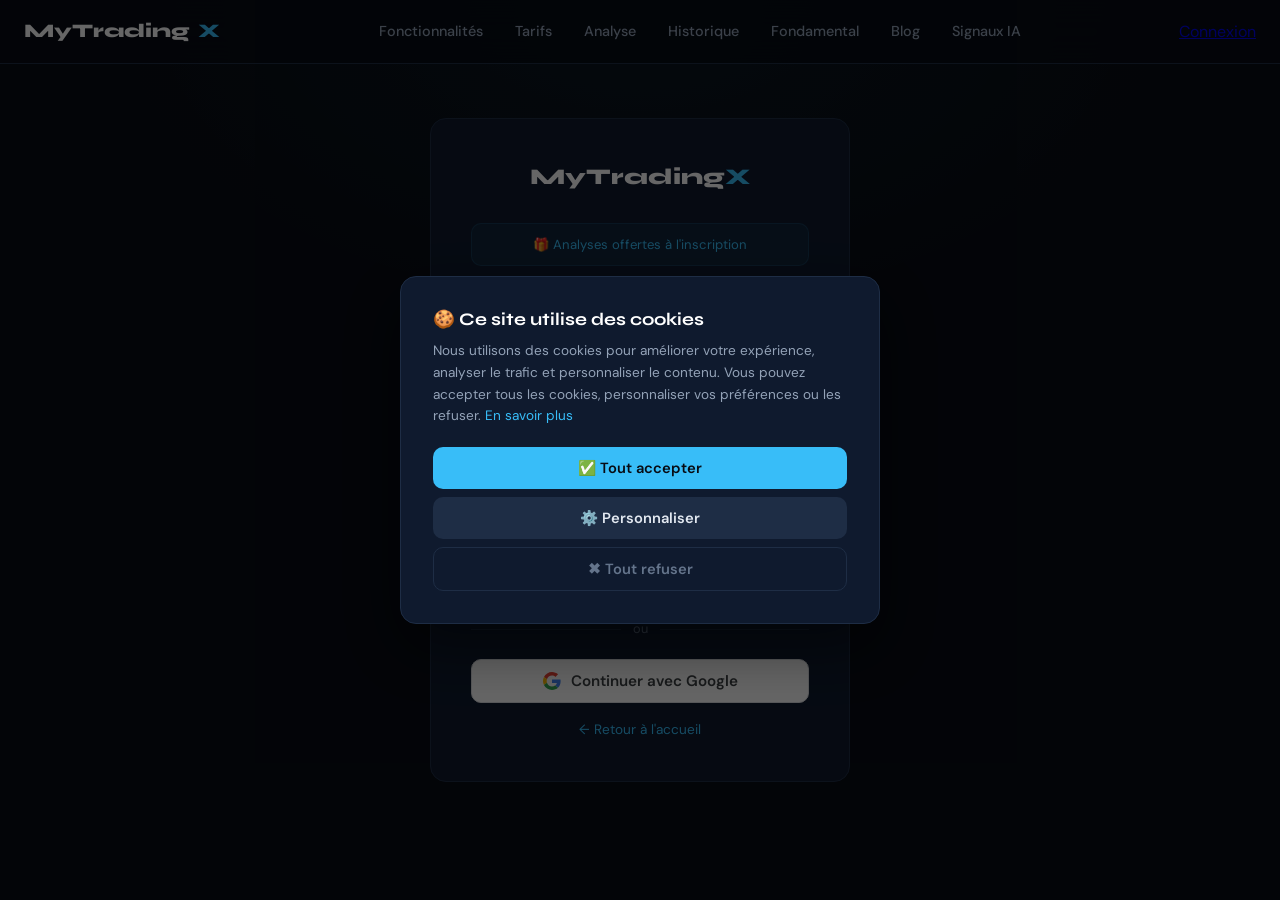
<file: historique.html>
<!DOCTYPE html>
<html lang="fr">
<head>
  <meta charset="UTF-8">
  <meta name="viewport" content="width=device-width, initial-scale=1.0">
  <title>Historique des Analyses — MyTradingX</title>
  <meta name="description" content="Consultez l'historique de vos analyses SMC et suivez vos performances de trading.">
  <meta name="robots" content="noindex">
  <link rel="icon" type="image/png" href="faviconmtx.png">
  <link rel="stylesheet" href="style.css">
  <style>
    .historique-page { padding: 88px 0 60px; }

    /* ── Stats cards ── */
    .stats-row { display: grid; grid-template-columns: repeat(4, 1fr); gap: 14px; margin-bottom: 28px; }
    .stat-card { background: var(--card); border: 1px solid var(--border); border-radius: var(--radius-lg); padding: 20px; }
    .stat-card-label { font-size: 0.75rem; color: var(--muted); text-transform: uppercase; letter-spacing: 0.05em; margin-bottom: 8px; }
    .stat-card-value { font-family: 'Syne', sans-serif; font-size: 1.8rem; font-weight: 800; color: white; }
    .stat-card-sub   { font-size: 0.78rem; color: var(--muted2); margin-top: 4px; }

    /* ── Filtres ── */
    .filters-bar {
      display: flex; gap: 10px; flex-wrap: wrap; align-items: center;
      margin-bottom: 20px;
    }
    .filter-btn {
      padding: 6px 14px; border-radius: 20px;
      border: 1px solid var(--border); background: var(--bg2);
      color: var(--muted2); font-size: 0.82rem; font-weight: 600;
      cursor: pointer; transition: all 0.2s; font-family: 'DM Sans', sans-serif;
    }
    .filter-btn:hover { border-color: var(--accent); color: var(--accent); }
    .filter-btn.active { border-color: var(--accent); background: #38bdf815; color: var(--accent); }
    .filter-select {
      padding: 6px 12px; border-radius: 20px;
      border: 1px solid var(--border); background: var(--bg2);
      color: var(--muted2); font-size: 0.82rem;
      cursor: pointer; font-family: 'DM Sans', sans-serif;
      width: auto;
    }

    /* ── Cards analyses ── */
    .analyses-list { display: flex; flex-direction: column; gap: 14px; }
    .analyse-card {
      background: var(--card); border: 1px solid var(--border);
      border-radius: var(--radius-lg); padding: 20px;
      transition: border-color 0.2s;
    }
    .analyse-card:hover { border-color: var(--border2); }
    .analyse-card.result-win  { border-left: 4px solid var(--accent3); }
    .analyse-card.result-loss { border-left: 4px solid var(--danger); }
    .analyse-card.result-skip { border-left: 4px solid var(--muted); }

    .card-top {
      display: flex; align-items: flex-start;
      justify-content: space-between; gap: 12px; flex-wrap: wrap;
      margin-bottom: 14px;
    }
    .card-asset { font-family: 'Syne', sans-serif; font-weight: 700; font-size: 1.1rem; color: white; }
    .card-meta  { display: flex; gap: 10px; flex-wrap: wrap; font-size: 0.78rem; color: var(--muted2); align-items: center; }
    .card-meta span { display: flex; align-items: center; gap: 4px; }

    .card-data {
      display: grid; grid-template-columns: repeat(4, 1fr); gap: 12px;
      background: var(--bg2); border-radius: var(--radius);
      padding: 14px; margin-bottom: 14px;
    }
    .data-item-label { font-size: 0.72rem; color: var(--muted); text-transform: uppercase; letter-spacing: 0.05em; margin-bottom: 4px; }
    .data-item-value { font-size: 0.88rem; font-weight: 600; color: var(--text); }

    .card-explication {
      font-size: 0.83rem; color: var(--muted2); line-height: 1.6;
      max-height: 60px; overflow: hidden; position: relative;
      transition: max-height 0.3s;
    }
    .card-explication.expanded { max-height: 500px; }
    .btn-toggle-expl {
      background: none; border: none; color: var(--accent);
      font-size: 0.78rem; cursor: pointer; padding: 4px 0;
      font-family: 'DM Sans', sans-serif;
    }

    .card-bottom {
      display: flex; align-items: center; justify-content: space-between;
      flex-wrap: wrap; gap: 10px; margin-top: 14px;
      padding-top: 14px; border-top: 1px solid var(--border);
    }
    .result-btns { display: flex; gap: 6px; }
    .result-btn {
      padding: 6px 12px; border-radius: var(--radius);
      border: 1px solid var(--border); background: var(--bg2);
      color: var(--muted2); font-size: 0.8rem; font-weight: 600;
      cursor: pointer; transition: all 0.2s; font-family: 'DM Sans', sans-serif;
    }
    .result-btn:hover { border-color: var(--border2); color: var(--text); }
    .result-btn.active-win  { border-color: var(--accent3); background: #22c55e15; color: var(--accent3); }
    .result-btn.active-loss { border-color: var(--danger);  background: #ef444415; color: var(--danger); }
    .result-btn.active-skip { border-color: var(--muted);   background: #64748b15; color: var(--muted2); }

    .note-zone { display: flex; gap: 8px; align-items: center; width: 100%; margin-top: 12px; }
    .note-zone input { 
      flex: 1; font-size: 0.82rem; padding: 8px 12px; 
      background: var(--bg); border: 1px solid var(--border); 
      border-radius: var(--radius); color: white;
    }
    .card-note {
      font-size: 0.82rem; color: #a78bfa;
      font-style: italic; padding: 8px 12px;
      background: #a78bfa08; border-radius: var(--radius);
      margin-top: 8px; border: 1px dashed #a78bfa40;
    }

    /* ── Empty / loader ── */
    .empty-state {
      text-align: center; padding: 60px 24px;
      color: var(--muted); background: var(--card);
      border: 1px solid var(--border); border-radius: var(--radius-lg);
    }
    .empty-state h3 { color: var(--muted2); margin-bottom: 8px; }
    .page-loader { text-align: center; padding: 60px; color: var(--muted2); }

    /* ── Winrate bar ── */
    .winrate-bar-wrap { margin: 6px 0 0; }
    .winrate-bar-track { height: 6px; background: var(--border); border-radius: 3px; overflow: hidden; }
    .winrate-bar-fill  { height: 100%; background: var(--accent3); border-radius: 3px; transition: width 0.5s; }

    .filter-btn.sort-btn {
      margin-left: auto;
      border-color: var(--border2);
      display: flex; align-items: center; gap: 5px;
    }
    .filter-btn.sort-btn:hover { border-color: var(--accent); color: var(--accent); }
    .filter-btn.sort-btn.asc { border-color: var(--accent); background: #38bdf815; color: var(--accent); }

    @media (max-width: 768px) {
      .stats-row { grid-template-columns: repeat(2, 1fr); }
      .card-data  { grid-template-columns: repeat(2, 1fr); }
    }
    @media (max-width: 480px) {
      .stats-row { grid-template-columns: 1fr 1fr; }
      .card-data  { grid-template-columns: 1fr 1fr; }
    }
  </style>
  <!-- Google tag (gtag.js) -->
<script async src="https://www.googletagmanager.com/gtag/js?id=G-PR5RVVM1Z7"></script>
<script>
  window.dataLayer = window.dataLayer || [];
  function gtag(){dataLayer.push(arguments);}
  gtag('js', new Date());

  gtag('config', 'G-PR5RVVM1Z7');
</script>

<base target="_blank">
</head>
<body>

<nav>
  <a href="index.html" class="nav-logo">MyTrading<span>X</span></a>
  <div class="nav-links">
    <a href="index.html#features">Fonctionnalités</a>
    <a href="index.html#pricing">Tarifs</a>
    <a href="analyse.html">Analyse</a>
    <a href="historique.html" class="active">Historique</a>
    <a href="fondamental.html">Fondamental</a>
    <a href="blog.html">Blog</a>
    <a href="signaux.html">Signaux IA</a>
  </div>
  <div class="nav-right">
    <span id="navUser" class="nav-user hidden"></span>
    <span id="navPlan" class="nav-plan hidden"></span>
    <a href="dashboard.html" id="navDashboard" class="btn btn-secondary btn-sm hidden">Dashboard</a>
    <a href="login.html" id="navLogin" class="btn btn-outline btn-sm">Connexion</a>
    <button onclick="logout()" id="navLogout" class="btn btn-secondary btn-sm hidden">Déconnexion</button>
  </div>
</nav>

<div class="historique-page">
  <div class="container">

    <div style="margin-bottom:24px;display:flex;align-items:center;justify-content:space-between;flex-wrap:wrap;gap:12px;">
      <div>
        <div class="section-label">MytAI</div>
        <h1>Historique & Backtesting</h1>
      </div>
      <a href="analyse.html" class="btn btn-primary">+ Nouvelle analyse</a>
    </div>

    <div class="stats-row" id="statsRow">
      <div class="stat-card">
        <div class="stat-card-label">Total analyses</div>
        <div class="stat-card-value" id="statTotal">—</div>
        <div class="stat-card-sub">depuis le début</div>
      </div>
      <div class="stat-card">
        <div class="stat-card-label">Taux de réussite</div>
        <div class="stat-card-value" id="statWinrate">—</div>
        <div class="winrate-bar-wrap">
          <div class="winrate-bar-track"><div class="winrate-bar-fill" id="winrateBar" style="width:0%"></div></div>
        </div>
      </div>
      <div class="stat-card">
        <div class="stat-card-label">Meilleur moteur</div>
        <div class="stat-card-value" id="statBestModel" style="font-size:1rem;padding-top:6px;">—</div>
        <div class="stat-card-sub" id="statBestModelSub"></div>
      </div>
      <div class="stat-card">
        <div class="stat-card-label">Actif favori</div>
        <div class="stat-card-value" id="statBestAsset" style="font-size:1.2rem;padding-top:6px;">—</div>
        <div class="stat-card-sub" id="statBestAssetSub"></div>
      </div>
    </div>

    <div class="filters-bar">
      <button class="filter-btn active" onclick="setFilter('all', this)">Toutes</button>
      <button class="filter-btn" onclick="setFilter('win', this)">✅ Gagnées</button>
      <button class="filter-btn" onclick="setFilter('loss', this)">❌ Perdues</button>
      <button class="filter-btn" onclick="setFilter('skip', this)">⏭ Non prises</button>
      <button class="filter-btn" onclick="setFilter('pending', this)">⏳ En attente</button>
      <select class="filter-select" id="filterAsset" onchange="applyFilters()">
        <option value="">Tous les actifs</option>
      </select>
      <select class="filter-select" id="filterDirection" onchange="applyFilters()">
        <option value="">Toutes directions</option>
        <option value="BUY">BUY</option>
        <option value="SELL">SELL</option>
        <option value="NEUTRE">NEUTRE</option>
      </select>
      <button class="filter-btn sort-btn" id="sortBtn" onclick="toggleSort()">
        <span id="sortLabel">📅 Plus récent</span> <span id="sortArrow">↓</span>
      </button>
    </div>

    <div id="pageLoader" class="page-loader">Chargement de l'historique…</div>
    <div id="analysesList" class="analyses-list" style="display:none;"></div>
    <div id="emptyState" class="empty-state hidden">
      <div style="font-size:3rem;margin-bottom:16px;">📭</div>
      <h3>Aucune analyse trouvée</h3>
      <p>Lance ta première analyse pour la voir apparaître ici.</p>
      <a href="analyse.html" class="btn btn-primary" style="margin-top:16px;">Analyser un graphique</a>
    </div>

  </div>
</div>

<script src="auth.js"></script>
<script>
var _allAnalyses  = [];
var _activeFilter = "all";
var _sortDesc     = true; // true = plus récent en premier

var MODEL_LABELS = {
  "gpt-4o-mini": "MytAI Fast",
  "gpt-4o":      "MytAI Pro",
  "gemini":      "MytAI Vision",
  "claude":      "MytAI Expert"
};

async function getAuthPassword(user) {
  if (user.password !== "GOOGLE_AUTH") return user.password;
  var encoder = new TextEncoder();
  var buf  = await crypto.subtle.digest("SHA-256", encoder.encode(user.email.toLowerCase().trim()));
  var hex  = Array.from(new Uint8Array(buf)).map(function(b){ return b.toString(16).padStart(2,"0"); }).join("");
  return "GOOGLE_OAUTH_" + hex.slice(0, 16);
}

document.addEventListener("DOMContentLoaded", function() {
  if (!requireAuth()) return;
  initNav();
  loadHistory();
});

async function loadHistory() {
  var user   = getUser();
  var loader = document.getElementById("pageLoader");
  var list   = document.getElementById("analysesList");
  loader.style.display = "block";
  list.style.display   = "none";
  try {
    var pwd = await getAuthPassword(user);
    var res = await fetch(API + "/get-history", {
      method: "POST",
      headers: {"Content-Type":"application/json"},
      body: JSON.stringify({email: user.email, password: pwd})
    });
    var data = await res.json();
    if (data.error) { alert("Erreur : " + data.error); return; }
    _allAnalyses = data.analyses || [];
    // Tri initial côté client (plus récent en premier par défaut)
    _allAnalyses.sort(function(a, b) {
      var strA = a.created_at || "";
      var strB = b.created_at || "";
      return strA < strB ? 1 : strA > strB ? -1 : 0;
    });
    computeStats(_allAnalyses);
    buildAssetFilter(_allAnalyses);
    applyFilters();
  } catch(e) {
    alert("Erreur réseau : " + e.message);
  } finally {
    loader.style.display = "none";
  }
}

function computeStats(analyses) {
  var total = analyses.length;
  var wins  = analyses.filter(function(a){ return a.trade_result === "win"; }).length;
  var losses= analyses.filter(function(a){ return a.trade_result === "loss"; }).length;
  var rated = wins + losses;
  var winrate = rated > 0 ? Math.round((wins / rated) * 100) : null;

  document.getElementById("statTotal").textContent   = total;
  document.getElementById("statWinrate").textContent = winrate !== null ? winrate + "%" : "—";
  document.getElementById("winrateBar").style.width  = (winrate || 0) + "%";
  document.getElementById("winrateBar").style.background = winrate >= 60 ? "var(--accent3)" : winrate >= 40 ? "var(--warning)" : "var(--danger)";

  var modelStats = {};
  analyses.forEach(function(a) {
    if (!a.modele) return;
    if (!modelStats[a.modele]) modelStats[a.modele] = {win:0, total:0};
    if (a.trade_result === "win")  { modelStats[a.modele].win++; modelStats[a.modele].total++; }
    if (a.trade_result === "loss") { modelStats[a.modele].total++; }
  });
  var bestModel = null, bestRate = -1;
  Object.keys(modelStats).forEach(function(m) {
    var s = modelStats[m];
    if (s.total > 0 && s.win/s.total > bestRate) { bestRate = s.win/s.total; bestModel = m; }
  });
  document.getElementById("statBestModel").textContent    = bestModel ? (MODEL_LABELS[bestModel] || bestModel) : "—";
  document.getElementById("statBestModelSub").textContent = bestModel ? Math.round(bestRate*100) + "% de réussite" : "Pas encore de données";

  var assetCount = {};
  analyses.forEach(function(a) { if (a.asset) assetCount[a.asset] = (assetCount[a.asset]||0)+1; });
  var bestAsset = Object.keys(assetCount).sort(function(a,b){ return assetCount[b]-assetCount[a]; })[0];
  document.getElementById("statBestAsset").textContent    = bestAsset || "—";
  document.getElementById("statBestAssetSub").textContent = bestAsset ? assetCount[bestAsset] + " analyses" : "";
}

function buildAssetFilter(analyses) {
  var assets = analyses.map(function(a){ return a.asset; }).filter(Boolean);
  var unique = assets.filter(function(v,i,s){ return s.indexOf(v)===i; }).sort();
  var sel = document.getElementById("filterAsset");
  unique.forEach(function(a) {
    var opt = document.createElement("option");
    opt.value = a; opt.textContent = a; sel.appendChild(opt);
  });
}

function setFilter(filter, btn) {
  _activeFilter = filter;
  document.querySelectorAll(".filter-btn:not(.sort-btn)").forEach(function(b){ b.classList.remove("active"); });
  if (btn) btn.classList.add("active");
  applyFilters();
}

function toggleSort() {
  _sortDesc = !_sortDesc;
  var btn   = document.getElementById("sortBtn");
  var arrow = document.getElementById("sortArrow");
  var label = document.getElementById("sortLabel");
  if (_sortDesc) {
    label.textContent = "📅 Plus récent";
    arrow.textContent = "↓";
    btn.classList.remove("asc");
  } else {
    label.textContent = "📅 Plus ancien";
    arrow.textContent = "↑";
    btn.classList.add("asc");
  }
  applyFilters();
}

function applyFilters() {
  var assetF = document.getElementById("filterAsset").value;
  var dirF   = document.getElementById("filterDirection").value;
  var filtered = _allAnalyses.filter(function(a) {
    if (_activeFilter === "win"     && a.trade_result !== "win")  return false;
    if (_activeFilter === "loss"    && a.trade_result !== "loss") return false;
    if (_activeFilter === "skip"    && a.trade_result !== "skip") return false;
    if (_activeFilter === "pending" && a.trade_result !== null)   return false;
    if (assetF && a.asset     !== assetF) return false;
    if (dirF   && a.direction !== dirF)   return false;
    return true;
  });

  // Tri par date — comparaison directe des strings ISO 8601 (format Supabase)
  // Plus fiable que new Date() qui peut mal parser les fuseaux horaires
  filtered.sort(function(a, b) {
    var strA = a.created_at || "";
    var strB = b.created_at || "";
    if (strA === strB) return 0;
    if (_sortDesc) return strA < strB ? 1 : -1;
    return strA > strB ? 1 : -1;
  });

  renderList(filtered);
}

function renderList(analyses) {
  var list  = document.getElementById("analysesList");
  var empty = document.getElementById("emptyState");
  if (!analyses.length) {
    list.style.display = "none";
    empty.classList.remove("hidden");
    return;
  }
  empty.classList.add("hidden");
  list.style.display = "flex";

  list.innerHTML = analyses.map(function(a) {
    var dirClass   = a.direction === "BUY" ? "badge-buy" : a.direction === "SELL" ? "badge-sell" : "badge-neutre";
    var cardClass  = a.trade_result === "win" ? "result-win" : a.trade_result === "loss" ? "result-loss" : a.trade_result === "skip" ? "result-skip" : "";
    var dateStr    = a.created_at ? new Date(a.created_at).toLocaleDateString("fr-FR",{day:"2-digit",month:"short",year:"numeric",hour:"2-digit",minute:"2-digit"}) : "";
    var modelLabel = MODEL_LABELS[a.modele] || a.modele || "—";
    var probaColor = a.probabilite >= 70 ? "var(--accent3)" : a.probabilite >= 50 ? "var(--warning)" : "var(--danger)";
    var resultBadge = a.trade_result === "win"  ? '<span style="color:var(--accent3);font-size:0.82rem;font-weight:600;">✅ Gagné</span>'
                    : a.trade_result === "loss" ? '<span style="color:var(--danger);font-size:0.82rem;font-weight:600;">❌ Perdu</span>'
                    : a.trade_result === "skip" ? '<span style="color:var(--muted2);font-size:0.82rem;font-weight:600;">⏭ Non pris</span>'
                    : '<span style="color:var(--muted);font-size:0.82rem;">⏳ En attente</span>';

    return '<div class="analyse-card ' + cardClass + '" id="card-' + a.id + '">'
      + '<div class="card-top">'
      + '<div><div class="card-asset">' + (a.asset||"Actif inconnu")
      + (a.timeframe ? ' <span style="font-size:0.75rem;color:var(--muted2);font-weight:400;">· '+a.timeframe+'</span>' : '')
      + '</div>'
      + '<div class="card-meta" style="margin-top:4px;"><span>📅 '+dateStr+'</span><span>🤖 '+modelLabel+'</span>'+resultBadge+'</div></div>'
      + '<span class="badge '+dirClass+'" style="font-size:0.9em;padding:5px 14px;">'+(a.direction||"—")+'</span>'
      + '</div>'
      + '<div class="card-data">'
      + '<div><div class="data-item-label">Entrées</div><div class="data-item-value">'+(a.entrees||"—")+'</div></div>'
      + '<div><div class="data-item-label">Stop Loss</div><div class="data-item-value" style="color:var(--danger);">'+(a.stop_loss||"—")+'</div></div>'
      + '<div><div class="data-item-label">Take Profit</div><div class="data-item-value" style="color:var(--accent3);">'+(a.take_profit||"—")+'</div></div>'
      + '<div><div class="data-item-label">Probabilité</div><div class="data-item-value" style="color:'+probaColor+';">'+(a.probabilite ? a.probabilite+"%" : "—")+'</div></div>'
      + '</div>'
      + (a.explication ? '<div class="card-explication" id="expl-'+a.id+'">'+a.explication+'</div>'
        +'<button class="btn-toggle-expl" onclick="toggleExpl(\''+a.id+'\')">Voir plus ▾</button>' : '')
      + (a.trade_note ? '<div class="card-note">📝 '+a.trade_note+'</div>' : '')
      + '<div class="card-bottom">'
      + '<div style="font-size:0.8rem;color:var(--muted);">Ce trade s\'est-il bien passé ?</div>'
      + '<div class="result-btns">'
      + '<button class="result-btn '+(a.trade_result==="win"?"active-win":"")+'" onclick="quickResult(\''+a.id+'\',\'win\',this)">✅ Gagné</button>'
      + '<button class="result-btn '+(a.trade_result==="loss"?"active-loss":"")+'" onclick="quickResult(\''+a.id+'\',\'loss\',this)">❌ Perdu</button>'
      + '<button class="result-btn '+(a.trade_result==="skip"?"active-skip":"")+'" onclick="quickResult(\''+a.id+'\',\'skip\',this)">⏭ Non pris</button>'
      + '</div></div>'
      + '<div class="note-zone hidden" id="note-'+a.id+'">'
      + '<input type="text" placeholder="Ajouter une note..." id="noteinput-'+a.id+'" value="'+(a.trade_note||"")+'">'
      + '<button class="btn btn-primary btn-sm" onclick="saveNote(\''+a.id+'\')">OK</button>'
      + '</div>'
      + '</div>';
  }).join("");
}

function toggleExpl(id) {
  var el  = document.getElementById("expl-" + id);
  var btn = el ? el.nextElementSibling : null;
  if (!el) return;
  var expanded = el.classList.toggle("expanded");
  if (btn) btn.textContent = expanded ? "Voir moins ▴" : "Voir plus ▾";
}

var _pendingResults = {};

async function quickResult(id, result, btn) {
  var card = document.getElementById("card-" + id);
  var btns = card.querySelectorAll(".result-btn");
  var wasActive = btn.classList.contains("active-" + result);
  btns.forEach(function(b){ b.classList.remove("active-win","active-loss","active-skip"); });
  var finalResult = wasActive ? null : result;
  if (!wasActive) btn.classList.add("active-" + result);

  var noteZone = document.getElementById("note-" + id);
  noteZone.classList.toggle("hidden", wasActive);
  _pendingResults[id] = finalResult;

  var existNote = document.getElementById("noteinput-" + id).value;
  await doSaveResult(id, finalResult, existNote);

  card.classList.remove("result-win","result-loss","result-skip");
  if (finalResult === "win")  card.classList.add("result-win");
  if (finalResult === "loss") card.classList.add("result-loss");
  if (finalResult === "skip") card.classList.add("result-skip");

  var idx = _allAnalyses.findIndex(function(a){ return a.id == id; });
  if (idx !== -1) { _allAnalyses[idx].trade_result = finalResult; computeStats(_allAnalyses); }
}

async function saveNote(id) {
  var note = document.getElementById("noteinput-" + id).value;
  var a    = _allAnalyses.find(function(x){ return x.id == id; });
  await doSaveResult(id, a ? a.trade_result : null, note);
  document.getElementById("note-" + id).classList.add("hidden");
  var idx = _allAnalyses.findIndex(function(x){ return x.id == id; });
  if (idx !== -1) _allAnalyses[idx].trade_note = note;
}

async function doSaveResult(id, result, note) {
  var user = getUser();
  try {
    var pwd = await getAuthPassword(user);
    await fetch(API + "/update-trade-result", {
      method: "POST",
      headers: {"Content-Type":"application/json"},
      body: JSON.stringify({email: user.email, password: pwd, id: id, trade_result: result, trade_note: note || ""})
    });
  } catch(e) { /* silencieux */ }
}
</script>
</body>
</html>
</file>
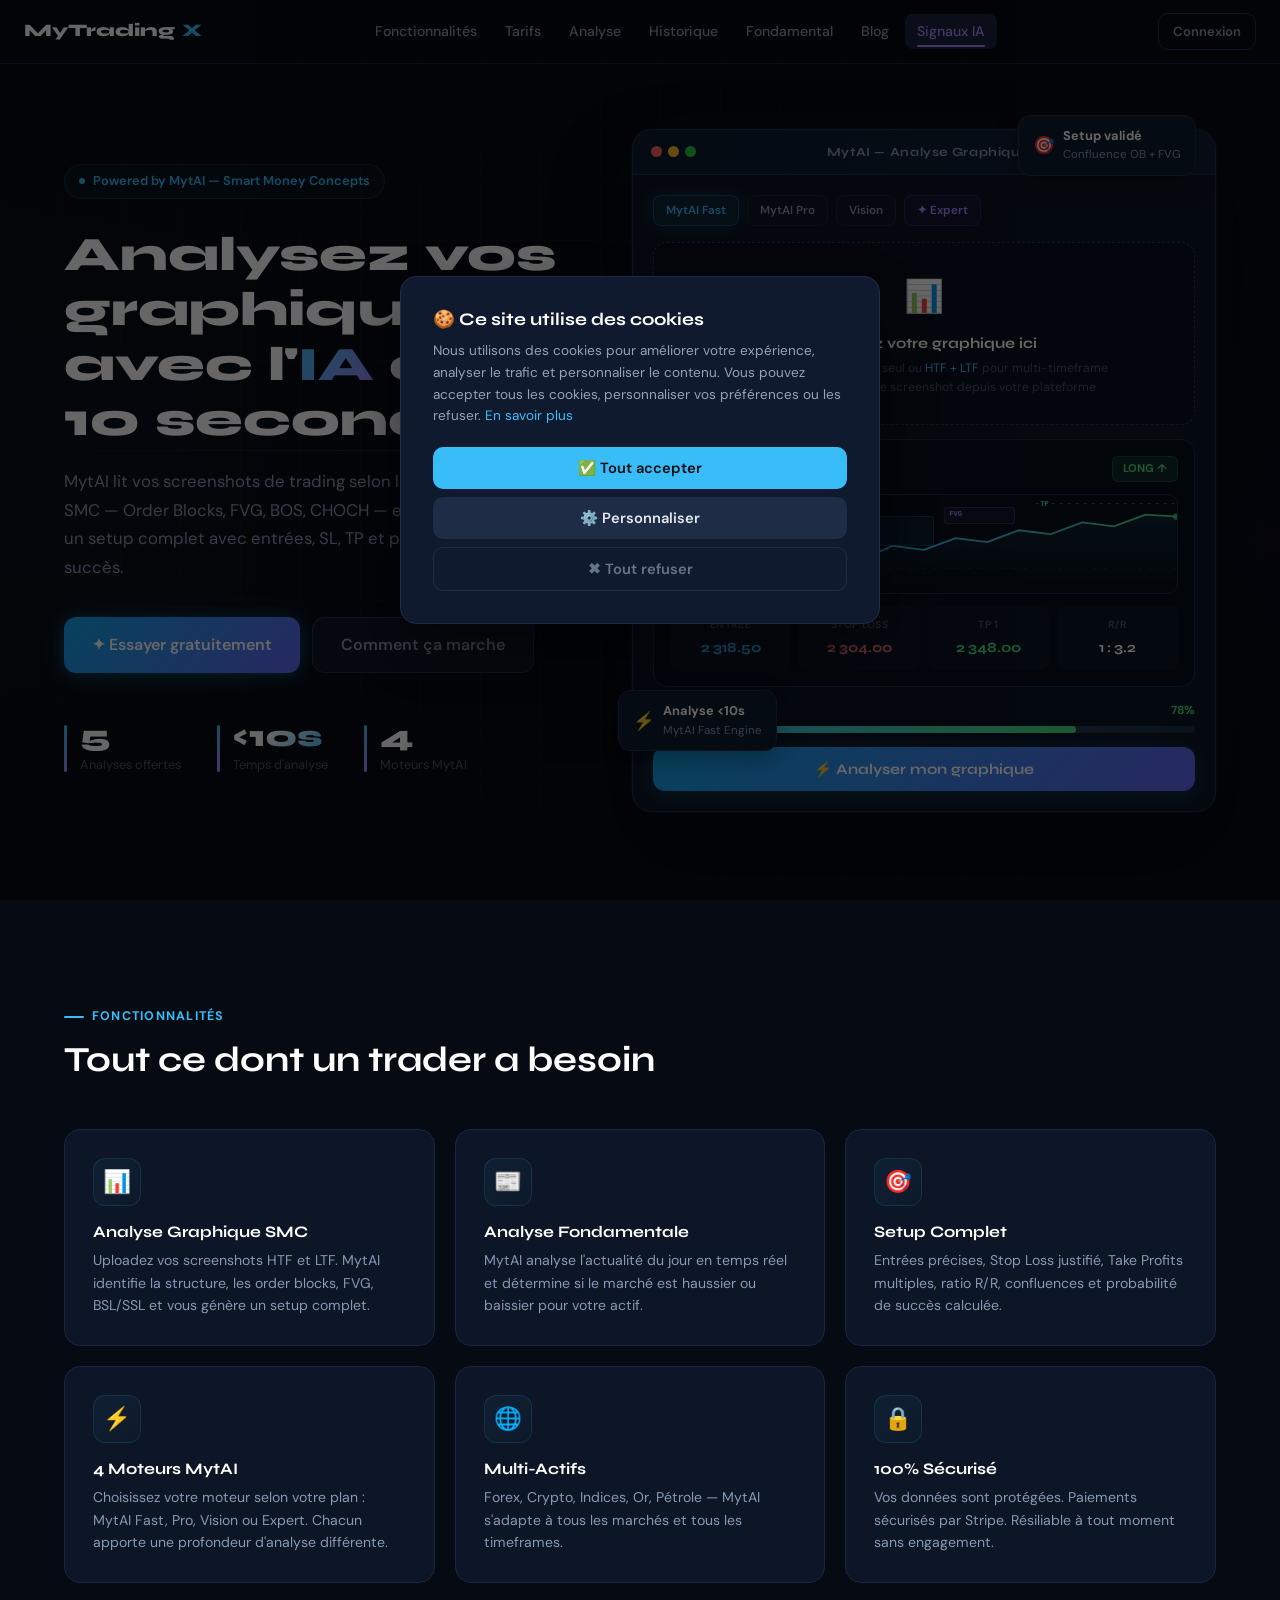
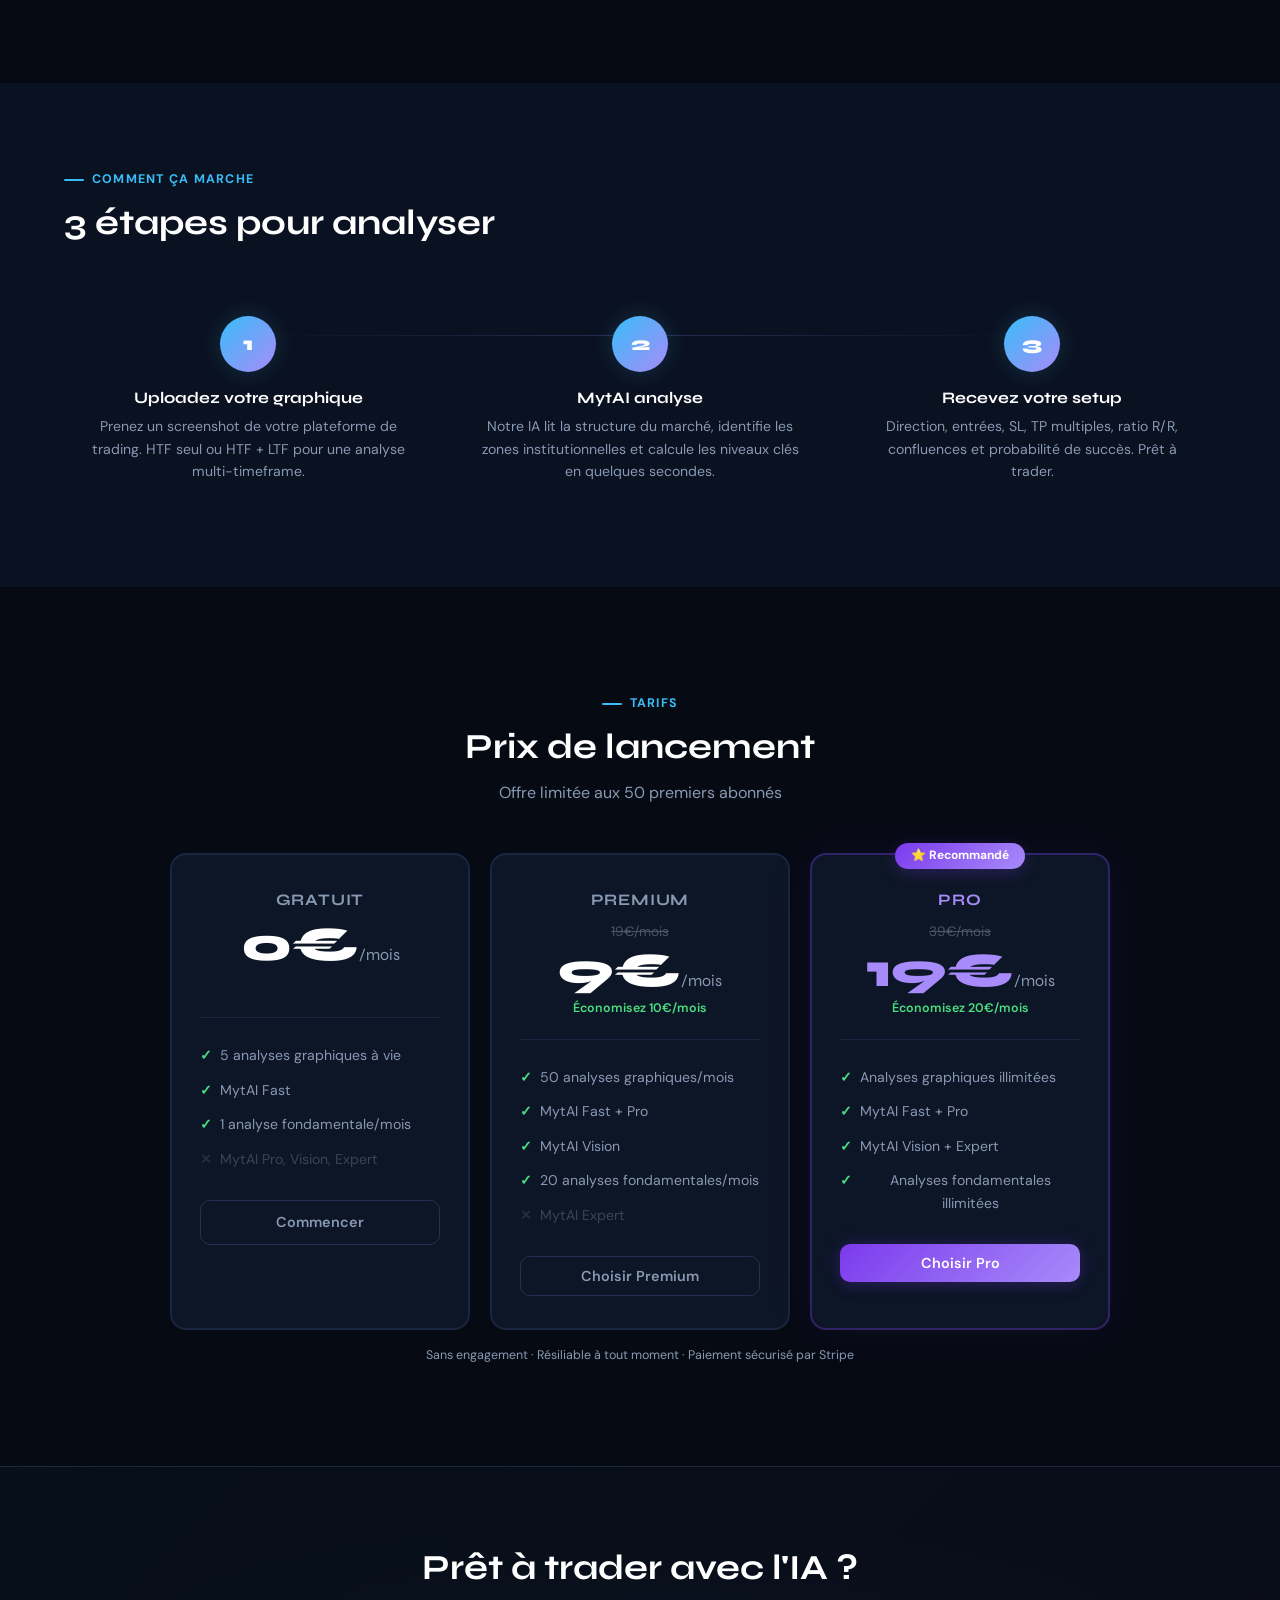
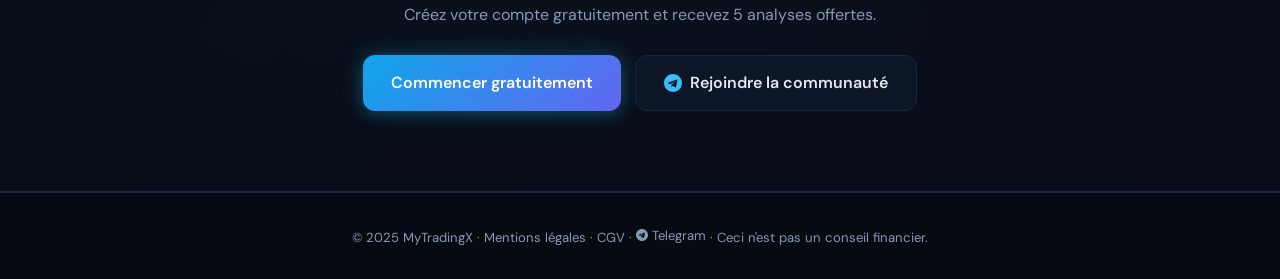
<file: index(12).html>
<!DOCTYPE html>
<html lang="fr">
<head>
<meta charset="UTF-8">
<style>html{background:#060a12}</style>
<meta name="viewport" content="width=device-width, initial-scale=1.0">
<title>MyTradingX — Analyse Graphique Trading par IA | SMC Order Blocks FVG</title>

<meta name="description" content="Analysez vos graphiques de trading en 10 secondes avec l'IA MytAI. Méthodologie Smart Money Concepts : Order Blocks, FVG, BOS, CHOCH. Entrées, Stop Loss, Take Profit automatiques. Essai gratuit.">
<meta name="keywords" content="analyse trading IA, smart money concepts, order blocks trading, FVG trading, analyse graphique forex, intelligence artificielle trading, BOS CHOCH, analyse technique automatique">
<meta name="author" content="MyTradingX">
<meta name="robots" content="index, follow">
<meta property="og:type" content="website">
<meta property="og:site_name" content="MyTradingX">
<meta property="og:title" content="MyTradingX — Analysez vos graphiques de trading avec l'IA">
<meta property="og:description" content="MytAI analyse vos screenshots de trading en 10 secondes. SMC, Order Blocks, FVG, BOS, CHOCH. Setup complet avec entrées, SL, TP et probabilité de succès.">
<meta property="og:url" content="https://mytradingx.fr/index.html">
<meta property="og:image" content="https://mytradingx.fr/faviconmtx.png">
<meta name="twitter:card" content="summary_large_image">
<meta name="twitter:title" content="MyTradingX — Analysez vos graphiques de trading avec l'IA">
<meta name="twitter:description" content="MytAI analyse vos screenshots de trading en 10 secondes. SMC, Order Blocks, FVG, BOS, CHOCH. Setup complet avec entrées, SL, TP et probabilité de succès.">
<link rel="icon" type="image/png" href="faviconmtx.png">
<link rel="preconnect" href="https://fonts.googleapis.com">
<link rel="preconnect" href="https://fonts.gstatic.com" crossorigin>
<link href="https://fonts.googleapis.com/css2?family=Syne:wght@400;600;700;800&family=DM+Sans:ital,opsz,wght@0,9..40,300;0,9..40,400;0,9..40,500;1,9..40,400&display=swap" rel="stylesheet">
<link rel="stylesheet" href="style.css">

<style>
/* ════════════════════════════════════════════
   CSS VARIABLES & ANIMATIONS
   ════════════════════════════════════════════ */
:root {
  --accent: #38bdf8;
  --accent2: #a78bfa;
  --accent3: #4ade80;
  --bg: #060a12;
  --bg2: #0a1120;
  --card: #0d1626;
  --border: #1a2540;
  --border2: #243050;
  --muted: #4a5568;
  --muted2: #8899b4;
  --radius-lg: 16px;
  --font-display: 'Syne', sans-serif;
  --font-body: 'DM Sans', sans-serif;
}

*, *::before, *::after { box-sizing: border-box; margin: 0; padding: 0; }

body {
  font-family: var(--font-body);
  background: var(--bg);
  color: #c8d8f0;
  line-height: 1.6;
  overflow-x: hidden;
}

h1, h2, h3 { font-family: var(--font-display); color: white; }
h1 { font-size: clamp(2rem, 4vw, 3rem); line-height: 1.15; font-weight: 800; }
h2 { font-size: clamp(1.6rem, 3vw, 2.2rem); font-weight: 700; margin-bottom: 12px; }
h3 { font-size: 1rem; font-weight: 700; }
p { color: var(--muted2); }

a { color: inherit; }

.container { max-width: 1200px; margin: 0 auto; padding: 0 24px; }
.text-center { text-align: center; }
.section-label {
  display: inline-flex; align-items: center; gap: 8px;
  color: var(--accent); font-size: 0.78rem; font-weight: 700;
  letter-spacing: 0.1em; text-transform: uppercase;
  margin-bottom: 12px;
}
.section-label::before { content: ''; width: 20px; height: 2px; background: var(--accent); border-radius: 2px; }

/* ════════════════════════════════════════════
   ANIMATIONS GLOBALES
   ════════════════════════════════════════════ */
@keyframes fadeInUp {
  from { opacity: 0; transform: translateY(30px); }
  to { opacity: 1; transform: translateY(0); }
}
@keyframes fadeIn {
  from { opacity: 0; }
  to { opacity: 1; }
}
@keyframes slideInLeft {
  from { opacity: 0; transform: translateX(-40px); }
  to { opacity: 1; transform: translateX(0); }
}
@keyframes slideInRight {
  from { opacity: 0; transform: translateX(40px); }
  to { opacity: 1; transform: translateX(0); }
}
@keyframes scaleIn {
  from { opacity: 0; transform: scale(0.92); }
  to { opacity: 1; transform: scale(1); }
}
@keyframes pulse {
  0%,100%{opacity:1;box-shadow:0 0 0 0 #38bdf840}
  50%{opacity:0.4;box-shadow:0 0 0 6px transparent}
}
@keyframes shimmer {
  0% { background-position: -200% 0; }
  100% { background-position: 200% 0; }
}
@keyframes float {
  0%, 100% { transform: translateY(0); }
  50% { transform: translateY(-8px); }
}
@keyframes glowPulse {
  0%, 100% { box-shadow: 0 0 20px #38bdf815; }
  50% { box-shadow: 0 0 40px #38bdf830; }
}
@keyframes borderGlow {
  0%, 100% { border-color: #1e3050; }
  50% { border-color: #38bdf840; }
}

/* ════════════════════════════════════════════
   BUTTONS
   ════════════════════════════════════════════ */
.btn {
  display: inline-flex; align-items: center; justify-content: center; gap: 8px;
  padding: 10px 20px; border-radius: 10px; font-family: var(--font-body);
  font-size: 0.9rem; font-weight: 600; cursor: pointer;
  border: none; text-decoration: none; transition: all 0.3s cubic-bezier(0.4, 0, 0.2, 1); white-space: nowrap;
  position: relative; overflow: hidden;
}
.btn::after {
  content: '';
  position: absolute; inset: 0;
  background: linear-gradient(90deg, transparent, rgba(255,255,255,0.1), transparent);
  transform: translateX(-100%);
  transition: transform 0.5s;
}
.btn:hover::after { transform: translateX(100%); }

.btn-primary {
  background: linear-gradient(135deg, #0ea5e9, #6366f1);
  color: white; box-shadow: 0 0 24px #38bdf840, 0 4px 15px #0ea5e930;
}
.btn-primary:hover { 
  box-shadow: 0 0 40px #38bdf860, 0 6px 20px #0ea5e940; 
  transform: translateY(-2px) scale(1.02); 
}
.btn-secondary { background: var(--card); border: 1px solid var(--border2); color: var(--muted2); }
.btn-secondary:hover { border-color: var(--accent); color: var(--accent); background: #38bdf808; transform: translateY(-1px); }
.btn-outline { background: transparent; border: 1px solid var(--border2); color: var(--muted2); }
.btn-outline:hover { border-color: var(--accent2); color: var(--accent2); background: #a78bfa08; transform: translateY(-1px); }
.btn-pro {
  background: linear-gradient(135deg, #7c3aed, #a78bfa);
  color: white; box-shadow: 0 0 20px #7c3aed30, 0 4px 15px #7c3aed20;
}
.btn-pro:hover { box-shadow: 0 0 32px #7c3aed60, 0 6px 20px #7c3aed30; transform: translateY(-2px) scale(1.02); }
.btn-lg { padding: 14px 28px; font-size: 1rem; border-radius: 12px; }
.btn-sm { padding: 7px 14px; font-size: 0.82rem; }
.btn-full { width: 100%; }
.hidden { display: none !important; }

/* ════════════════════════════════════════════
   NAV
   ════════════════════════════════════════════ */
nav {
  position: fixed; top: 0; left: 0; right: 0; z-index: 100;
  display: flex; align-items: center; justify-content: space-between;
  padding: 0 24px; height: 64px;
  background: #060a12e8; backdrop-filter: blur(20px);
  border-bottom: 1px solid var(--border);
  animation: fadeIn 0.6s ease both;
}
.nav-logo {
  font-family: var(--font-display); font-weight: 800; font-size: 1.1rem;
  color: white; text-decoration: none; letter-spacing: -0.01em;
  transition: all 0.3s;
}
.nav-logo:hover { text-shadow: 0 0 20px #38bdf850; }
.nav-logo span { color: var(--accent); }
.nav-links { display: flex; align-items: center; gap: 4px; }
.nav-links a {
  color: var(--muted2); text-decoration: none; padding: 6px 12px;
  border-radius: 8px; font-size: 0.88rem; transition: all 0.3s;
  position: relative;
}
.nav-links a::after {
  content: ''; position: absolute; bottom: 2px; left: 12px; right: 12px;
  height: 2px; background: var(--accent); border-radius: 2px;
  transform: scaleX(0); transition: transform 0.3s; transform-origin: center;
}
.nav-links a:hover { color: white; background: #ffffff08; }
.nav-links a:hover::after { transform: scaleX(1); }
.nav-links a.active { color: var(--accent2); }
.nav-links a.active::after { transform: scaleX(1); background: var(--accent2); }
.nav-right { display: flex; align-items: center; gap: 8px; }
.nav-user { font-size: 0.82rem; color: var(--muted2); }
.nav-plan {
  font-size: 0.7rem; font-weight: 700; padding: 3px 8px;
  border-radius: 6px; background: #38bdf820; color: var(--accent);
  border: 1px solid #38bdf830;
}

/* ════════════════════════════════════════════
   HERO — two-column split layout
   ════════════════════════════════════════════ */
.hero {
  min-height: 100vh;
  padding: 100px 0 60px;
  display: flex; align-items: center;
  position: relative; overflow: hidden;
  background:
    radial-gradient(ellipse 70% 60% at 0% 50%, #38bdf80a 0%, transparent 60%),
    radial-gradient(ellipse 60% 50% at 100% 60%, #7c3aed08 0%, transparent 60%);
}

/* subtle grid pattern */
.hero::before {
  content: '';
  position: absolute; inset: 0; pointer-events: none;
  background-image:
    linear-gradient(var(--border) 1px, transparent 1px),
    linear-gradient(90deg, var(--border) 1px, transparent 1px);
  background-size: 60px 60px;
  opacity: 0.25;
  mask-image: radial-gradient(ellipse 80% 80% at 50% 50%, black 30%, transparent 80%);
}

/* glowing horizontal line */
.hero::after {
  content: '';
  position: absolute; top: 50%; left: 0; right: 0; height: 1px;
  background: linear-gradient(90deg, transparent, #38bdf830, #38bdf815, transparent);
  pointer-events: none;
}

.hero-inner {
  display: grid;
  grid-template-columns: 1fr 1.15fr;
  gap: 60px;
  align-items: center;
  position: relative; z-index: 1;
}

/* ── Left: text ── */
.hero-left { animation: slideInLeft 0.8s cubic-bezier(0.4, 0, 0.2, 1) both; }

.hero-eyebrow {
  display: inline-flex; align-items: center; gap: 8px;
  background: #38bdf80d; border: 1px solid #38bdf825;
  color: var(--accent); padding: 6px 14px; border-radius: 20px;
  font-size: 0.8rem; font-weight: 600; margin-bottom: 28px;
  animation: fadeInUp 0.6s ease both 0.2s;
}
.hero-eyebrow .dot { width: 6px; height: 6px; border-radius: 50%; background: var(--accent); animation: pulse 2s infinite; }

.hero h1 { 
  margin-bottom: 20px; 
  animation: fadeInUp 0.7s ease both 0.3s;
}
.hero h1 em { 
  color: var(--accent); font-style: normal;
  background: linear-gradient(135deg, var(--accent), var(--accent2));
  -webkit-background-clip: text; -webkit-text-fill-color: transparent;
}
.hero-desc { 
  font-size: 1.05rem; margin-bottom: 36px; max-width: 460px; line-height: 1.7; 
  animation: fadeInUp 0.7s ease both 0.4s;
}
.hero-cta { 
  display: flex; gap: 12px; flex-wrap: wrap; margin-bottom: 48px; 
  animation: fadeInUp 0.7s ease both 0.5s;
}

.hero-stats { 
  display: flex; gap: 36px; flex-wrap: wrap; 
  animation: fadeInUp 0.7s ease both 0.6s;
}
.stat-item { 
  position: relative; padding-left: 16px; 
}
.stat-item::before {
  content: '';
  position: absolute; left: 0; top: 4px; bottom: 4px;
  width: 3px; border-radius: 3px;
  background: linear-gradient(180deg, var(--accent), var(--accent2));
}
.stat-number {
  font-family: var(--font-display); font-size: 1.9rem; font-weight: 800;
  color: white; line-height: 1;
  background: linear-gradient(135deg, white 40%, #38bdf8);
  -webkit-background-clip: text; -webkit-text-fill-color: transparent;
}
.stat-label { font-size: 0.8rem; color: var(--muted); margin-top: 4px; }

/* ── Right: analysis window ── */
.hero-right { 
  position: relative; 
  animation: slideInRight 0.9s cubic-bezier(0.4, 0, 0.2, 1) both 0.3s;
}

/* glow halo behind the window */
.hero-right::before {
  content: '';
  position: absolute; inset: -60px;
  background: 
    radial-gradient(ellipse 80% 80% at 50% 50%, #38bdf808 0%, transparent 60%),
    radial-gradient(ellipse 60% 60% at 30% 70%, #7c3aed06 0%, transparent 50%);
  pointer-events: none; z-index: 0;
  animation: glowPulse 4s ease infinite;
}

.analysis-window {
  position: relative; z-index: 1;
  background: #0b1525;
  border: 1px solid #1e3050;
  border-radius: 20px;
  box-shadow:
    0 0 0 1px #38bdf810,
    0 40px 80px #00000060,
    0 0 80px #38bdf808;
  overflow: hidden;
  animation: scaleIn 0.8s cubic-bezier(0.4, 0, 0.2, 1) both 0.5s;
  transition: all 0.4s cubic-bezier(0.4, 0, 0.2, 1);
}
.analysis-window:hover {
  box-shadow:
    0 0 0 1px #38bdf820,
    0 50px 100px #00000070,
    0 0 100px #38bdf815;
  transform: translateY(-4px);
}

/* window titlebar */
.aw-bar {
  display: flex; align-items: center; justify-content: space-between;
  padding: 12px 18px;
  background: linear-gradient(90deg, #0d1c30, #111f38);
  border-bottom: 1px solid #1e3050;
}
.aw-dots { display: flex; gap: 6px; }
.aw-dot {
  width: 11px; height: 11px; border-radius: 50%;
  transition: all 0.3s;
}
.aw-dot:nth-child(1) { background: #ff5f57; }
.aw-dot:nth-child(2) { background: #ffbd2e; }
.aw-dot:nth-child(3) { background: #28c840; }
.aw-bar:hover .aw-dot { transform: scale(1.15); }
.aw-bar-title {
  font-family: var(--font-display); font-size: 0.78rem; font-weight: 700;
  color: var(--muted2); letter-spacing: 0.05em;
}
.aw-bar-status {
  display: flex; align-items: center; gap: 6px;
  font-size: 0.72rem; color: var(--accent3); font-weight: 600;
}
.aw-bar-status .live-dot {
  width: 7px; height: 7px; border-radius: 50%;
  background: var(--accent3); animation: pulse 1.5s infinite;
}

/* drop zone */
.aw-body { padding: 20px; }

.aw-engines {
  display: flex; gap: 8px; margin-bottom: 16px; flex-wrap: wrap;
}
.engine-chip {
  padding: 5px 12px; border-radius: 8px; font-size: 0.73rem; font-weight: 600;
  cursor: pointer; border: 1px solid var(--border); color: var(--muted2);
  background: var(--card); transition: all 0.3s cubic-bezier(0.4, 0, 0.2, 1);
}
.engine-chip:hover { 
  border-color: var(--accent); color: var(--accent); 
  transform: translateY(-1px); 
  box-shadow: 0 4px 12px #38bdf815;
}
.engine-chip.active {
  background: #38bdf815; border-color: #38bdf840; color: var(--accent);
  box-shadow: 0 0 15px #38bdf820;
}
.engine-chip.pro { 
  border-color: #7c3aed40; color: var(--accent2); background: #7c3aed10; 
}
.engine-chip.pro:hover { 
  border-color: var(--accent2); 
  box-shadow: 0 4px 12px #7c3aed15;
}

.aw-upload-zone {
  border: 1.5px dashed #1e3a60;
  border-radius: 14px; padding: 28px 20px;
  text-align: center; background: #080f1e;
  transition: all 0.3s cubic-bezier(0.4, 0, 0.2, 1); cursor: pointer; position: relative;
  margin-bottom: 14px;
  overflow: hidden;
}
.aw-upload-zone::before {
  content: '';
  position: absolute; inset: 0;
  background: linear-gradient(90deg, transparent, #38bdf805, transparent);
  transform: translateX(-100%);
  transition: transform 0.6s;
}
.aw-upload-zone:hover { 
  border-color: var(--accent); background: #38bdf808; 
  transform: scale(1.01);
}
.aw-upload-zone:hover::before { transform: translateX(100%); }
.aw-upload-zone.drag-over {
  border-color: var(--accent3);
  background: #4ade8010;
  transform: scale(1.02);
}
.aw-upload-icon { font-size: 2rem; margin-bottom: 10px; display: block; animation: float 3s ease infinite; }
.aw-upload-title { font-family: var(--font-display); font-weight: 700; color: white; font-size: 0.92rem; margin-bottom: 4px; }
.aw-upload-sub { font-size: 0.76rem; color: var(--muted); line-height: 1.5; }
.aw-upload-sub span { color: var(--accent); }

/* ════════════════════════════════════════════
   NOUVEAU : Résultat d'analyse interactif
   (remplace le graphique SVG factice)
   ════════════════════════════════════════════ */
.aw-result-card {
  background: #060e1c;
  border: 1px solid #1a2e48;
  border-radius: 14px;
  padding: 16px;
  margin-bottom: 14px;
  animation: scaleIn 0.5s ease both 0.8s;
  transition: all 0.3s;
}
.aw-result-card:hover {
  border-color: #38bdf830;
  box-shadow: 0 0 20px #38bdf808;
}

.aw-result-header {
  display: flex; justify-content: space-between; align-items: center;
  margin-bottom: 12px;
}
.aw-result-pair {
  font-size: 0.72rem; font-weight: 700; color: var(--muted);
  text-transform: uppercase; letter-spacing: 0.08em;
}
.aw-result-badge {
  font-size: 0.7rem; font-weight: 700; padding: 3px 10px; border-radius: 6px;
  background: #4ade8020; color: var(--accent3); border: 1px solid #4ade8030;
  animation: fadeIn 0.4s ease both 1s;
}
.aw-result-badge.bear { background: #f8717120; color: #f87171; border-color: #f8717130; }

/* Mini chart avec zones SMC */
.aw-mini-chart {
  width: 100%; height: 100px;
  background: #050d18;
  border-radius: 10px;
  overflow: hidden; position: relative;
  margin-bottom: 12px;
  border: 1px solid #1a2e48;
}
.aw-mini-chart svg { width: 100%; height: 100%; }

/* Zones de trading sur le mini chart */
.smc-zone {
  position: absolute;
  border-radius: 3px;
  font-size: 7px;
  font-family: 'Courier New', monospace;
  font-weight: 700;
  pointer-events: none;
}
.smc-ob {
  left: 32%; top: 22%; width: 20%; height: 30%;
  background: #38bdf815; border: 1px solid #38bdf835;
}
.smc-ob-label { left: 33%; top: 24%; color: #38bdf8; }
.smc-fvg {
  left: 54%; top: 12%; width: 14%; height: 18%;
  background: #a78bfa15; border: 1px solid #a78bfa35;
}
.smc-fvg-label { left: 55%; top: 14%; color: #a78bfa; }
.smc-tp {
  left: 72%; right: 0; top: 8%; height: 1px;
  background: repeating-linear-gradient(90deg, #4ade8060, #4ade8060 4px, transparent 4px, transparent 8px);
}
.smc-tp-label { left: 73%; top: 4%; color: #4ade80; }
.smc-sl {
  left: 28%; right: 55%; top: 55%; height: 1px;
  background: repeating-linear-gradient(90deg, #f8717160, #f8717160 4px, transparent 4px, transparent 8px);
}
.smc-sl-label { left: 29%; top: 57%; color: #f87171; }

/* Grille de résultats */
.aw-result-grid { display: flex; gap: 8px; flex-wrap: wrap; }
.aw-result-cell {
  background: #0b1525;
  border-radius: 8px;
  padding: 10px 12px;
  flex: 1;
  min-width: 70px;
  text-align: center;
  transition: all 0.3s;
  border: 1px solid transparent;
}
.aw-result-cell:hover {
  border-color: #38bdf820;
  background: #0d1c30;
  transform: translateY(-2px);
}
.aw-result-cell .lbl { font-size: 0.65rem; color: var(--muted); margin-bottom: 3px; font-weight: 600; text-transform: uppercase; letter-spacing: 0.03em; }
.aw-result-cell .val { font-family: var(--font-display); font-size: 0.88rem; font-weight: 700; color: white; }
.aw-result-cell .val.green { color: var(--accent3); }
.aw-result-cell .val.red { color: #f87171; }
.aw-result-cell .val.blue { color: var(--accent); }

/* probability bar améliorée */
.aw-proba { margin-bottom: 14px; }
.aw-proba-header { display: flex; justify-content: space-between; font-size: 0.73rem; color: var(--muted2); margin-bottom: 6px; font-weight: 600; }
.aw-proba-bar { 
  height: 7px; background: #1a2e48; border-radius: 6px; overflow: hidden;
  position: relative;
}
.aw-proba-bar::after {
  content: '';
  position: absolute; inset: 0;
  background: linear-gradient(90deg, transparent, rgba(255,255,255,0.1), transparent);
  animation: shimmer 2s infinite;
}
.aw-proba-fill {
  height: 100%; width: 78%;
  background: linear-gradient(90deg, #38bdf8, #4ade80);
  border-radius: 6px;
  animation: growBar 1.5s cubic-bezier(0.4, 0, 0.2, 1) both 1.2s;
  transform-origin: left;
  position: relative; z-index: 1;
}
@keyframes growBar { from { width: 0; } to { width: 78%; } }

/* analyse button */
.aw-btn-analyse {
  width: 100%;
  padding: 13px;
  border-radius: 12px;
  background: linear-gradient(135deg, #0ea5e9 0%, #6366f1 100%);
  color: white; font-family: var(--font-display);
  font-size: 0.92rem; font-weight: 700;
  border: none; cursor: pointer;
  box-shadow: 0 4px 20px #38bdf830;
  transition: all 0.3s cubic-bezier(0.4, 0, 0.2, 1);
  display: flex; align-items: center; justify-content: center; gap: 8px;
  position: relative; overflow: hidden;
}
.aw-btn-analyse::after {
  content: '';
  position: absolute; inset: 0;
  background: linear-gradient(90deg, transparent, rgba(255,255,255,0.15), transparent);
  transform: translateX(-100%);
  transition: transform 0.6s;
}
.aw-btn-analyse:hover { 
  box-shadow: 0 6px 30px #38bdf850; 
  transform: translateY(-2px); 
}
.aw-btn-analyse:hover::after { transform: translateX(100%); }

/* floating badges around the window */
.float-badge {
  position: absolute; z-index: 2;
  background: #0d1c30; border: 1px solid #1e3050;
  border-radius: 12px; padding: 10px 14px;
  display: flex; align-items: center; gap: 8px;
  box-shadow: 0 8px 24px #00000050;
  animation: badgeIn 0.6s ease both;
  white-space: nowrap;
  transition: all 0.3s;
}
.float-badge:hover {
  transform: scale(1.05) !important;
  border-color: #38bdf830;
  box-shadow: 0 12px 30px #00000060;
}
.float-badge .fb-icon { font-size: 1.1rem; }
.float-badge .fb-text { font-size: 0.72rem; }
.float-badge .fb-text strong { display: block; color: white; font-size: 0.8rem; font-weight: 700; }
.float-badge .fb-text span { color: var(--muted2); }
.aw-wrapper { position: relative; }
.fb-1 { top: -14px; right: 20px; animation-delay: 0.8s; }
.fb-2 { bottom: 60px; left: -14px; animation-delay: 1s; }
@keyframes badgeIn { from { opacity:0; transform:scale(0.8) translateY(6px) } to { opacity:1; transform:scale(1) translateY(0) } }

/* ════════════════════════════════════════════
   FEATURES — amélioré
   ════════════════════════════════════════════ */
.features { padding: 100px 0; }
.features-grid { display: grid; grid-template-columns: repeat(3, 1fr); gap: 20px; margin-top: 48px; }
.feature-card {
  background: var(--card); border: 1px solid var(--border);
  border-radius: var(--radius-lg); padding: 28px;
  transition: all 0.4s cubic-bezier(0.4, 0, 0.2, 1);
  position: relative; overflow: hidden;
}
.feature-card::before {
  content: '';
  position: absolute; top: 0; left: 0; right: 0; height: 2px;
  background: linear-gradient(90deg, transparent, var(--accent), transparent);
  transform: scaleX(0); transition: transform 0.4s;
}
.feature-card:hover { 
  border-color: var(--border2); 
  transform: translateY(-6px); 
  box-shadow: 0 20px 50px #00000050;
}
.feature-card:hover::before { transform: scaleX(1); }
.feature-icon {
  width: 48px; height: 48px; border-radius: 12px;
  background: linear-gradient(135deg, #38bdf811, #38bdf805); 
  border: 1px solid #38bdf822;
  display: flex; align-items: center; justify-content: center;
  font-size: 1.4rem; margin-bottom: 16px;
  transition: all 0.3s;
}
.feature-card:hover .feature-icon {
  transform: scale(1.1) rotate(-3deg);
  box-shadow: 0 0 20px #38bdf815;
}
.feature-card h3 { margin-bottom: 8px; font-size: 1rem; }
.feature-card p  { font-size: 0.88rem; line-height: 1.6; }

/* ════════════════════════════════════════════
   HOW IT WORKS — amélioré
   ════════════════════════════════════════════ */
.how { padding: 80px 0; background: var(--bg2); position: relative; overflow: hidden; }
.how::before {
  content: '';
  position: absolute; top: 50%; left: 20%; right: 20%; height: 1px;
  background: linear-gradient(90deg, transparent, var(--border2), transparent);
}
.steps { display: grid; grid-template-columns: repeat(3, 1fr); gap: 24px; margin-top: 48px; position: relative; z-index: 1; }
.step { 
  text-align: center; padding: 24px; 
  transition: all 0.3s;
  border-radius: 16px;
}
.step:hover { background: #ffffff04; }
.step-num {
  width: 56px; height: 56px; border-radius: 50%;
  background: linear-gradient(135deg, var(--accent), var(--accent2));
  display: flex; align-items: center; justify-content: center;
  font-family: var(--font-display); font-weight: 800; font-size: 1.2rem;
  color: white; margin: 0 auto 16px;
  box-shadow: 0 0 25px #38bdf830;
  transition: all 0.3s;
}
.step:hover .step-num {
  transform: scale(1.1);
  box-shadow: 0 0 35px #38bdf850;
}
.step h3 { margin-bottom: 8px; }
.step p { font-size: 0.88rem; }

/* ════════════════════════════════════════════
   PRICING — amélioré
   ════════════════════════════════════════════ */
.pricing { padding: 100px 0; }
.pricing-grid { display: flex; gap: 20px; margin-top: 48px; justify-content: center; flex-wrap: wrap; }
.pricing-card {
  background: var(--card); border: 2px solid var(--border);
  border-radius: var(--radius-lg); padding: 32px 28px;
  width: 300px; transition: all 0.4s cubic-bezier(0.4, 0, 0.2, 1); position: relative;
}
.pricing-card:hover { 
  transform: translateY(-8px); 
  border-color: var(--border2); 
  box-shadow: 0 25px 60px #00000050; 
}
.pricing-card.popular { 
  border-color: #7c3aed55; 
  box-shadow: 0 0 50px #7c3aed15;
  animation: borderGlow 3s ease infinite;
}
.pricing-card.popular:hover {
  box-shadow: 0 25px 60px #00000050, 0 0 60px #7c3aed20;
}
.pricing-popular-badge {
  position: absolute; top: -12px; left: 50%; transform: translateX(-50%);
  background: linear-gradient(135deg, #7c3aed, #a78bfa); color: white;
  padding: 3px 16px; border-radius: 20px; font-size: 0.75rem; font-weight: 700;
  white-space: nowrap;
  box-shadow: 0 4px 15px #7c3aed40;
}
.pricing-name { font-family: var(--font-display); font-weight: 700; font-size: 1rem; margin-bottom: 8px; color: var(--muted2); text-transform: uppercase; letter-spacing: 0.05em; }
.pricing-price { font-family: var(--font-display); font-size: 3rem; font-weight: 800; color: white; line-height: 1; margin-bottom: 4px; }
.pricing-price span { font-size: 1rem; color: var(--muted2); font-weight: 400; }
.pricing-old { color: var(--muted); font-size: 0.85rem; text-decoration: line-through; margin-bottom: 4px; }
.pricing-economy { color: var(--accent3); font-size: 0.78rem; margin-bottom: 20px; font-weight: 600; }
.pricing-divider { border: none; border-top: 1px solid var(--border); margin: 20px 0; }
.pricing-features { list-style: none; margin-bottom: 24px; }
.pricing-features li { padding: 6px 0; font-size: 0.88rem; color: var(--muted2); display: flex; gap: 8px; align-items: flex-start; }
.pricing-features li::before { content: "✓"; color: var(--accent3); font-weight: 700; flex-shrink: 0; }
.pricing-features li.unavailable { opacity: 0.35; }
.pricing-features li.unavailable::before { content: "✕"; color: var(--muted); }

/* ════════════════════════════════════════════
   CTA BANNER — amélioré
   ════════════════════════════════════════════ */
.cta-banner {
  padding: 80px 0;
  background: linear-gradient(135deg, #38bdf808, #7c3aed08);
  border-top: 1px solid var(--border);
  border-bottom: 1px solid var(--border);
  text-align: center;
  position: relative;
  overflow: hidden;
}
.cta-banner::before {
  content: '';
  position: absolute; inset: 0;
  background: radial-gradient(ellipse 60% 50% at 50% 50%, #38bdf805 0%, transparent 70%);
  pointer-events: none;
}
.cta-banner h2 { margin-bottom: 12px; position: relative; z-index: 1; }
.cta-banner p  { margin-bottom: 28px; position: relative; z-index: 1; }

/* ════════════════════════════════════════════
   FOOTER
   ════════════════════════════════════════════ */
footer {
  padding: 32px 0; border-top: 1px solid var(--border);
  text-align: center; color: var(--muted); font-size: 0.82rem;
}
footer a { color: var(--muted2); text-decoration: none; transition: color 0.3s; }
footer a:hover { color: var(--accent); }

/* ════════════════════════════════════════════
   RESPONSIVE
   ════════════════════════════════════════════ */
@media (max-width: 900px) {
  .hero-inner { grid-template-columns: 1fr; gap: 48px; }
  .float-badge { display: none; }
  .features-grid { grid-template-columns: 1fr; }
  .steps { grid-template-columns: 1fr; }
  .pricing-grid { flex-direction: column; align-items: center; }
  .pricing-card { width: 100%; max-width: 340px; }
}

/* Scroll reveal */
.reveal {
  opacity: 0;
  transform: translateY(30px);
  transition: all 0.7s cubic-bezier(0.4, 0, 0.2, 1);
}
.reveal.visible {
  opacity: 1;
  transform: translateY(0);
}
</style>

<script type="application/ld+json">
{
  "@context": "https://schema.org",
  "@type": "SoftwareApplication",
  "name": "MyTradingX",
  "applicationCategory": "FinanceApplication",
  "description": "Analysez vos graphiques de trading en 10 secondes avec l'IA MytAI.",
  "url": "https://mytradingx.fr",
  "offers": [
    { "@type": "Offer", "name": "Gratuit", "price": "0", "priceCurrency": "EUR" },
    { "@type": "Offer", "name": "Premium", "price": "9", "priceCurrency": "EUR" },
    { "@type": "Offer", "name": "Pro", "price": "19", "priceCurrency": "EUR" }
  ]
}
</script>
</head>
<body>

<!-- ════════════════════════════════════════════
     NAVIGATION
     ════════════════════════════════════════════ -->
<nav>
  <a href="index.html" class="nav-logo">MyTrading<span>X</span></a>
  <div class="nav-links">
    <a href="index.html#features">Fonctionnalités</a>
    <a href="index.html#pricing">Tarifs</a>
    <a href="analyse.html">Analyse</a>
    <a href="historique.html">Historique</a>
    <a href="fondamental.html">Fondamental</a>
    <a href="blog.html">Blog</a>
    <a href="signaux.html" class="active" style="color:var(--accent2);">Signaux IA</a>
  </div>
  <div class="nav-right">
    <span id="navUser" class="nav-user hidden"></span>
    <span id="navPlan" class="nav-plan hidden"></span>
    <a href="dashboard.html" id="navDashboard" class="btn btn-secondary btn-sm hidden">Dashboard</a>
    <a href="login.html" id="navLogin" class="btn btn-outline btn-sm">Connexion</a>
    <button onclick="logout()" id="navLogout" class="btn btn-secondary btn-sm hidden">Déconnexion</button>
  </div>
</nav>

<!-- ════════════════════════════════════════════
     HERO — Titre gauche + Fenêtre d'analyse droite
     ════════════════════════════════════════════ -->
<section class="hero">
  <div class="container">
    <div class="hero-inner">

      <!-- LEFT: titre et CTA -->
      <div class="hero-left">
        <div class="hero-eyebrow">
          <span class="dot"></span>
          Powered by MytAI — Smart Money Concepts
        </div>

        <h1>Analysez vos graphiques avec l'<em>IA</em> en 10&nbsp;secondes</h1>

        <p class="hero-desc">
          MytAI lit vos screenshots de trading selon la méthodologie SMC —
          Order Blocks, FVG, BOS, CHOCH — et vous retourne un setup complet
          avec entrées, SL, TP et probabilité de succès.
        </p>

        <div class="hero-cta">
          <a href="login.html?tab=register" class="btn btn-primary btn-lg">✦ Essayer gratuitement</a>
          <a href="index.html#how" class="btn btn-secondary btn-lg">Comment ça marche</a>
        </div>

        <div class="hero-stats">
          <div class="stat-item">
            <div class="stat-number">5</div>
            <div class="stat-label">Analyses offertes</div>
          </div>
          <div class="stat-item">
            <div class="stat-number">&lt;10s</div>
            <div class="stat-label">Temps d'analyse</div>
          </div>
          <div class="stat-item">
            <div class="stat-number">4</div>
            <div class="stat-label">Moteurs MytAI</div>
          </div>
        </div>
      </div>

      <!-- RIGHT: fenêtre d'analyse interactive -->
      <div class="hero-right">
        <div class="aw-wrapper">

        <div class="analysis-window">

          <!-- titlebar -->
          <div class="aw-bar">
            <div class="aw-dots">
              <div class="aw-dot"></div>
              <div class="aw-dot"></div>
              <div class="aw-dot"></div>
            </div>
            <div class="aw-bar-title">MytAI — Analyse Graphique</div>
            <div class="aw-bar-status">
              <span class="live-dot"></span> Prêt
            </div>
          </div>

          <!-- body -->
          <div class="aw-body">

            <!-- choix moteur -->
            <div class="aw-engines">
              <div class="engine-chip active">MytAI Fast</div>
              <div class="engine-chip">MytAI Pro</div>
              <div class="engine-chip">Vision</div>
              <div class="engine-chip pro">✦ Expert</div>
            </div>

            <!-- upload zone -->
            <input type="file" id="heroFileInput" accept="image/png,image/jpeg,image/jpg,image/webp" style="display:none;">
            <div class="aw-upload-zone" id="heroUploadZone">
              <span class="aw-upload-icon" id="heroUploadIcon">📊</span>
              <div class="aw-upload-title" id="heroUploadTitle">Déposez votre graphique ici</div>
              <div class="aw-upload-sub" id="heroUploadSub">
                PNG, JPG acceptés · HTF seul ou <span>HTF + LTF</span> pour multi-timeframe<br>
                Cliquez ou glissez votre screenshot depuis votre plateforme
              </div>
            </div>

            <!-- ════════════════════════════════════════════
                 RÉSULTAT D'ANALYSE RÉEL (remplace le graphique factice)
                 ════════════════════════════════════════════ -->
            <div class="aw-result-card">
              <div class="aw-result-header">
                <span class="aw-result-pair">Setup généré — XAUUSD H4</span>
                <span class="aw-result-badge">LONG ↑</span>
              </div>

              <!-- Mini chart avec zones SMC réelles -->
              <div class="aw-mini-chart">
                <svg viewBox="0 0 400 100" preserveAspectRatio="none" xmlns="http://www.w3.org/2000/svg">
                  <defs>
                    <linearGradient id="fillGrad" x1="0" y1="0" x2="0" y2="1">
                      <stop offset="0%" stop-color="#38bdf8" stop-opacity="0.12"/>
                      <stop offset="100%" stop-color="#38bdf8" stop-opacity="0"/>
                    </linearGradient>
                    <linearGradient id="lineGrad" x1="0" y1="0" x2="1" y2="0">
                      <stop offset="0%" stop-color="#1e3a58"/>
                      <stop offset="50%" stop-color="#38bdf8"/>
                      <stop offset="100%" stop-color="#4ade80"/>
                    </linearGradient>
                  </defs>
                  <!-- Area fill -->
                  <path d="M0,85 L25,78 L50,82 L75,70 L100,74 L125,62 L150,66 L175,52 L200,56 L225,44 L250,48 L275,36 L300,40 L325,28 L350,32 L375,20 L400,22 L400,100 L0,100 Z"
                        fill="url(#fillGrad)"/>
                  <!-- Price line -->
                  <path d="M0,85 L25,78 L50,82 L75,70 L100,74 L125,62 L150,66 L175,52 L200,56 L225,44 L250,48 L275,36 L300,40 L325,28 L350,32 L375,20 L400,22"
                        fill="none" stroke="url(#lineGrad)" stroke-width="1.8" stroke-linecap="round"/>
                  <!-- Current price dot -->
                  <circle cx="400" cy="22" r="3.5" fill="#4ade80">
                    <animate attributeName="r" values="2.5;4.5;2.5" dur="2s" repeatCount="indefinite"/>
                    <animate attributeName="opacity" values="1;0.4;1" dur="2s" repeatCount="indefinite"/>
                  </circle>
                  <!-- Grid lines -->
                  <line x1="0" y1="50" x2="400" y2="50" stroke="#1a2e48" stroke-width="0.5" stroke-dasharray="3,6"/>
                  <line x1="0" y1="75" x2="400" y2="75" stroke="#1a2e48" stroke-width="0.5" stroke-dasharray="3,6"/>
                </svg>
                <!-- Zones SMC overlay -->
                <div class="smc-zone smc-ob"></div>
                <div class="smc-zone smc-ob-label">OB</div>
                <div class="smc-zone smc-fvg"></div>
                <div class="smc-zone smc-fvg-label">FVG</div>
                <div class="smc-zone smc-tp"></div>
                <div class="smc-zone smc-tp-label">TP</div>
                <div class="smc-zone smc-sl"></div>
                <div class="smc-zone smc-sl-label">SL</div>
              </div>

              <!-- Grille de résultats -->
              <div class="aw-result-grid">
                <div class="aw-result-cell">
                  <div class="lbl">Entrée</div>
                  <div class="val blue">2 318.50</div>
                </div>
                <div class="aw-result-cell">
                  <div class="lbl">Stop Loss</div>
                  <div class="val red">2 304.00</div>
                </div>
                <div class="aw-result-cell">
                  <div class="lbl">TP 1</div>
                  <div class="val green">2 348.00</div>
                </div>
                <div class="aw-result-cell">
                  <div class="lbl">R/R</div>
                  <div class="val">1 : 3.2</div>
                </div>
              </div>
            </div>

            <!-- barre de probabilité -->
            <div class="aw-proba">
              <div class="aw-proba-header">
                <span>Probabilité de succès</span>
                <span style="color:var(--accent3);font-weight:700;">78%</span>
              </div>
              <div class="aw-proba-bar">
                <div class="aw-proba-fill"></div>
              </div>
            </div>

            <!-- bouton analyser -->
            <button class="aw-btn-analyse" onclick="window.location.href='login.html?tab=register'">
              ⚡ Analyser mon graphique
            </button>

          </div><!-- /aw-body -->
        </div><!-- /analysis-window -->

        <!-- floating badges -->
        <div class="float-badge fb-1">
          <span class="fb-icon">🎯</span>
          <div class="fb-text">
            <strong>Setup validé</strong>
            <span>Confluence OB + FVG</span>
          </div>
        </div>
        <div class="float-badge fb-2">
          <span class="fb-icon">⚡</span>
          <div class="fb-text">
            <strong>Analyse &lt;10s</strong>
            <span>MytAI Fast Engine</span>
          </div>
        </div>

        </div><!-- /aw-wrapper -->
      </div><!-- /hero-right -->
    </div><!-- /hero-inner -->
  </div>
</section>

<!-- ════════════════════════════════════════════
     FEATURES
     ════════════════════════════════════════════ -->
<section class="features reveal" id="features">
  <div class="container">
    <div class="section-label">Fonctionnalités</div>
    <h2>Tout ce dont un trader a besoin</h2>
    <div class="features-grid">
      <div class="feature-card">
        <div class="feature-icon">📊</div>
        <h3>Analyse Graphique SMC</h3>
        <p>Uploadez vos screenshots HTF et LTF. MytAI identifie la structure, les order blocks, FVG, BSL/SSL et vous génère un setup complet.</p>
      </div>
      <div class="feature-card">
        <div class="feature-icon">📰</div>
        <h3>Analyse Fondamentale</h3>
        <p>MytAI analyse l'actualité du jour en temps réel et détermine si le marché est haussier ou baissier pour votre actif.</p>
      </div>
      <div class="feature-card">
        <div class="feature-icon">🎯</div>
        <h3>Setup Complet</h3>
        <p>Entrées précises, Stop Loss justifié, Take Profits multiples, ratio R/R, confluences et probabilité de succès calculée.</p>
      </div>
      <div class="feature-card">
        <div class="feature-icon">⚡</div>
        <h3>4 Moteurs MytAI</h3>
        <p>Choisissez votre moteur selon votre plan : MytAI Fast, Pro, Vision ou Expert. Chacun apporte une profondeur d'analyse différente.</p>
      </div>
      <div class="feature-card">
        <div class="feature-icon">🌐</div>
        <h3>Multi-Actifs</h3>
        <p>Forex, Crypto, Indices, Or, Pétrole — MytAI s'adapte à tous les marchés et tous les timeframes.</p>
      </div>
      <div class="feature-card">
        <div class="feature-icon">🔒</div>
        <h3>100% Sécurisé</h3>
        <p>Vos données sont protégées. Paiements sécurisés par Stripe. Résiliable à tout moment sans engagement.</p>
      </div>
    </div>
  </div>
</section>

<!-- ════════════════════════════════════════════
     HOW IT WORKS
     ════════════════════════════════════════════ -->
<section class="how reveal" id="how">
  <div class="container">
    <div class="section-label">Comment ça marche</div>
    <h2>3 étapes pour analyser</h2>
    <div class="steps">
      <div class="step">
        <div class="step-num">1</div>
        <h3>Uploadez votre graphique</h3>
        <p>Prenez un screenshot de votre plateforme de trading. HTF seul ou HTF + LTF pour une analyse multi-timeframe.</p>
      </div>
      <div class="step">
        <div class="step-num">2</div>
        <h3>MytAI analyse</h3>
        <p>Notre IA lit la structure du marché, identifie les zones institutionnelles et calcule les niveaux clés en quelques secondes.</p>
      </div>
      <div class="step">
        <div class="step-num">3</div>
        <h3>Recevez votre setup</h3>
        <p>Direction, entrées, SL, TP multiples, ratio R/R, confluences et probabilité de succès. Prêt à trader.</p>
      </div>
    </div>
  </div>
</section>

<!-- ════════════════════════════════════════════
     PRICING
     ════════════════════════════════════════════ -->
<section class="pricing reveal" id="pricing">
  <div class="container text-center">
    <div class="section-label" style="justify-content:center;">Tarifs</div>
    <h2>Prix de lancement</h2>
    <p style="margin-bottom:4px;">Offre limitée aux 50 premiers abonnés</p>
    <div class="pricing-grid">

      <!-- Free -->
      <div class="pricing-card">
        <div class="pricing-name">Gratuit</div>
        <div class="pricing-price">0€<span>/mois</span></div>
        <div style="height:24px;"></div>
        <hr class="pricing-divider">
        <ul class="pricing-features">
          <li>5 analyses graphiques à vie</li>
          <li>MytAI Fast</li>
          <li>1 analyse fondamentale/mois</li>
          <li class="unavailable">MytAI Pro, Vision, Expert</li>
        </ul>
        <a href="login.html?tab=register" class="btn btn-secondary btn-full">Commencer</a>
      </div>

      <!-- Premium -->
      <div class="pricing-card">
        <div class="pricing-name">Premium</div>
        <div class="pricing-old">19€/mois</div>
        <div class="pricing-price">9€<span>/mois</span></div>
        <div class="pricing-economy">Économisez 10€/mois</div>
        <hr class="pricing-divider">
        <ul class="pricing-features">
          <li>50 analyses graphiques/mois</li>
          <li>MytAI Fast + Pro</li>
          <li>MytAI Vision</li>
          <li>20 analyses fondamentales/mois</li>
          <li class="unavailable">MytAI Expert</li>
        </ul>
        <button class="btn btn-outline btn-full" onclick="subscribeLanding('premium')">Choisir Premium</button>
      </div>

      <!-- Pro -->
      <div class="pricing-card popular">
        <div class="pricing-popular-badge">⭐ Recommandé</div>
        <div class="pricing-name" style="color:#a78bfa;">Pro</div>
        <div class="pricing-old">39€/mois</div>
        <div class="pricing-price" style="color:#a78bfa;">19€<span>/mois</span></div>
        <div class="pricing-economy">Économisez 20€/mois</div>
        <hr class="pricing-divider">
        <ul class="pricing-features">
          <li>Analyses graphiques illimitées</li>
          <li>MytAI Fast + Pro</li>
          <li>MytAI Vision + Expert</li>
          <li>Analyses fondamentales illimitées</li>
        </ul>
        <button class="btn btn-pro btn-full" onclick="subscribeLanding('pro')">Choisir Pro</button>
      </div>

    </div>
    <p style="margin-top:16px;font-size:0.78rem;">Sans engagement · Résiliable à tout moment · Paiement sécurisé par Stripe</p>
  </div>
</section>

<!-- ════════════════════════════════════════════
     CTA BANNER
     ════════════════════════════════════════════ -->
<section class="cta-banner reveal">
  <div class="container">
    <h2>Prêt à trader avec l'IA ?</h2>
    <p>Créez votre compte gratuitement et recevez 5 analyses offertes.</p>
    <div style="display:flex;gap:14px;justify-content:center;flex-wrap:wrap;">
      <a href="login.html?tab=register" class="btn btn-primary btn-lg">Commencer gratuitement</a>
      <a href="https://t.me/mytradingx_public" target="_blank" rel="noopener" class="btn btn-lg" style="background:#0d1626;border:1px solid #1a2540;color:#e2e8f0;display:inline-flex;align-items:center;gap:8px;">
        <svg width="18" height="18" viewBox="0 0 24 24" fill="#38bdf8"><path d="M12 0C5.373 0 0 5.373 0 12s5.373 12 12 12 12-5.373 12-12S18.627 0 12 0zm5.894 8.221-1.97 9.28c-.145.658-.537.818-1.084.508l-3-2.21-1.447 1.394c-.16.16-.295.295-.605.295l.213-3.053 5.56-5.023c.242-.213-.054-.333-.373-.12l-6.871 4.326-2.962-.924c-.643-.204-.657-.643.136-.953l11.57-4.461c.537-.194 1.006.131.833.941z"/></svg>
        Rejoindre la communauté
      </a>
    </div>
  </div>
</section>

<!-- ════════════════════════════════════════════
     FOOTER
     ════════════════════════════════════════════ -->
<footer>
  <div class="container">
    <p>© 2025 MyTradingX · <a href="#">Mentions légales</a> · <a href="#">CGV</a> · <a href="https://t.me/mytradingx_public" target="_blank" rel="noopener" style="display:inline-flex;align-items:center;gap:4px;"><svg width="12" height="12" viewBox="0 0 24 24" fill="currentColor"><path d="M12 0C5.373 0 0 5.373 0 12s5.373 12 12 12 12-5.373 12-12S18.627 0 12 0zm5.894 8.221-1.97 9.28c-.145.658-.537.818-1.084.508l-3-2.21-1.447 1.394c-.16.16-.295.295-.605.295l.213-3.053 5.56-5.023c.242-.213-.054-.333-.373-.12l-6.871 4.326-2.962-.924c-.643-.204-.657-.643.136-.953l11.57-4.461c.537-.194 1.006.131.833.941z"/></svg>Telegram</a> · Ceci n'est pas un conseil financier.</p>
  </div>
</footer>

<script src="auth.js"></script>
<script>
document.addEventListener("DOMContentLoaded", function() {
  if (typeof initNav === 'function') initNav();
  if (typeof checkPaymentReturn === 'function') checkPaymentReturn();
  var user = typeof getUser === 'function' ? getUser() : null;
  var navDash = document.getElementById("navDashboard");
  if (user && navDash) navDash.classList.remove("hidden");

  // Chips moteur interactifs
  document.querySelectorAll('.engine-chip').forEach(function(chip) {
    chip.addEventListener('click', function() {
      document.querySelectorAll('.engine-chip').forEach(c => c.classList.remove('active'));
      this.classList.add('active');
    });
  });

  // Scroll reveal
  var revealElements = document.querySelectorAll('.reveal');
  var revealObserver = new IntersectionObserver(function(entries) {
    entries.forEach(function(entry) {
      if (entry.isIntersecting) {
        entry.target.classList.add('visible');
      }
    });
  }, { threshold: 0.1 });
  revealElements.forEach(function(el) { revealObserver.observe(el); });
});

// ── Upload zone hero ──
(function() {
  var zone  = document.getElementById('heroUploadZone');
  var input = document.getElementById('heroFileInput');
  var icon  = document.getElementById('heroUploadIcon');
  var title = document.getElementById('heroUploadTitle');
  var sub   = document.getElementById('heroUploadSub');

  if (!zone || !input) return;

  zone.addEventListener('click', function() { input.click(); });

  input.addEventListener('change', function() {
    if (input.files && input.files[0]) handleFile(input.files[0]);
  });

  zone.addEventListener('dragover', function(e) {
    e.preventDefault();
    zone.classList.add('drag-over');
  });
  zone.addEventListener('dragleave', function() {
    zone.classList.remove('drag-over');
  });
  zone.addEventListener('drop', function(e) {
    e.preventDefault();
    zone.classList.remove('drag-over');
    var file = e.dataTransfer.files && e.dataTransfer.files[0];
    if (file) handleFile(file);
  });

  function handleFile(file) {
    if (!file.type.match(/^image\//)) {
      title.textContent = '⚠ Fichier non supporté';
      sub.innerHTML = 'Veuillez déposer une image PNG ou JPG.';
      return;
    }
    icon.textContent  = '✅';
    title.textContent = file.name;
    sub.innerHTML     = 'Fichier prêt · <span>Redirection vers l\'analyse…</span>';
    zone.style.borderColor = 'var(--accent3)';
    zone.style.background  = '#4ade8008';
    setTimeout(function() {
      window.location.href = 'login.html?tab=register';
    }, 900);
  }
})();

async function subscribeLanding(plan) {
  var user = typeof getUser === 'function' ? getUser() : null;
  if (!user) { window.location.href = "login.html?tab=register"; return; }
  if (typeof subscribe === 'function') await subscribe(plan);
}
</script>
</body>
</html>
</file>
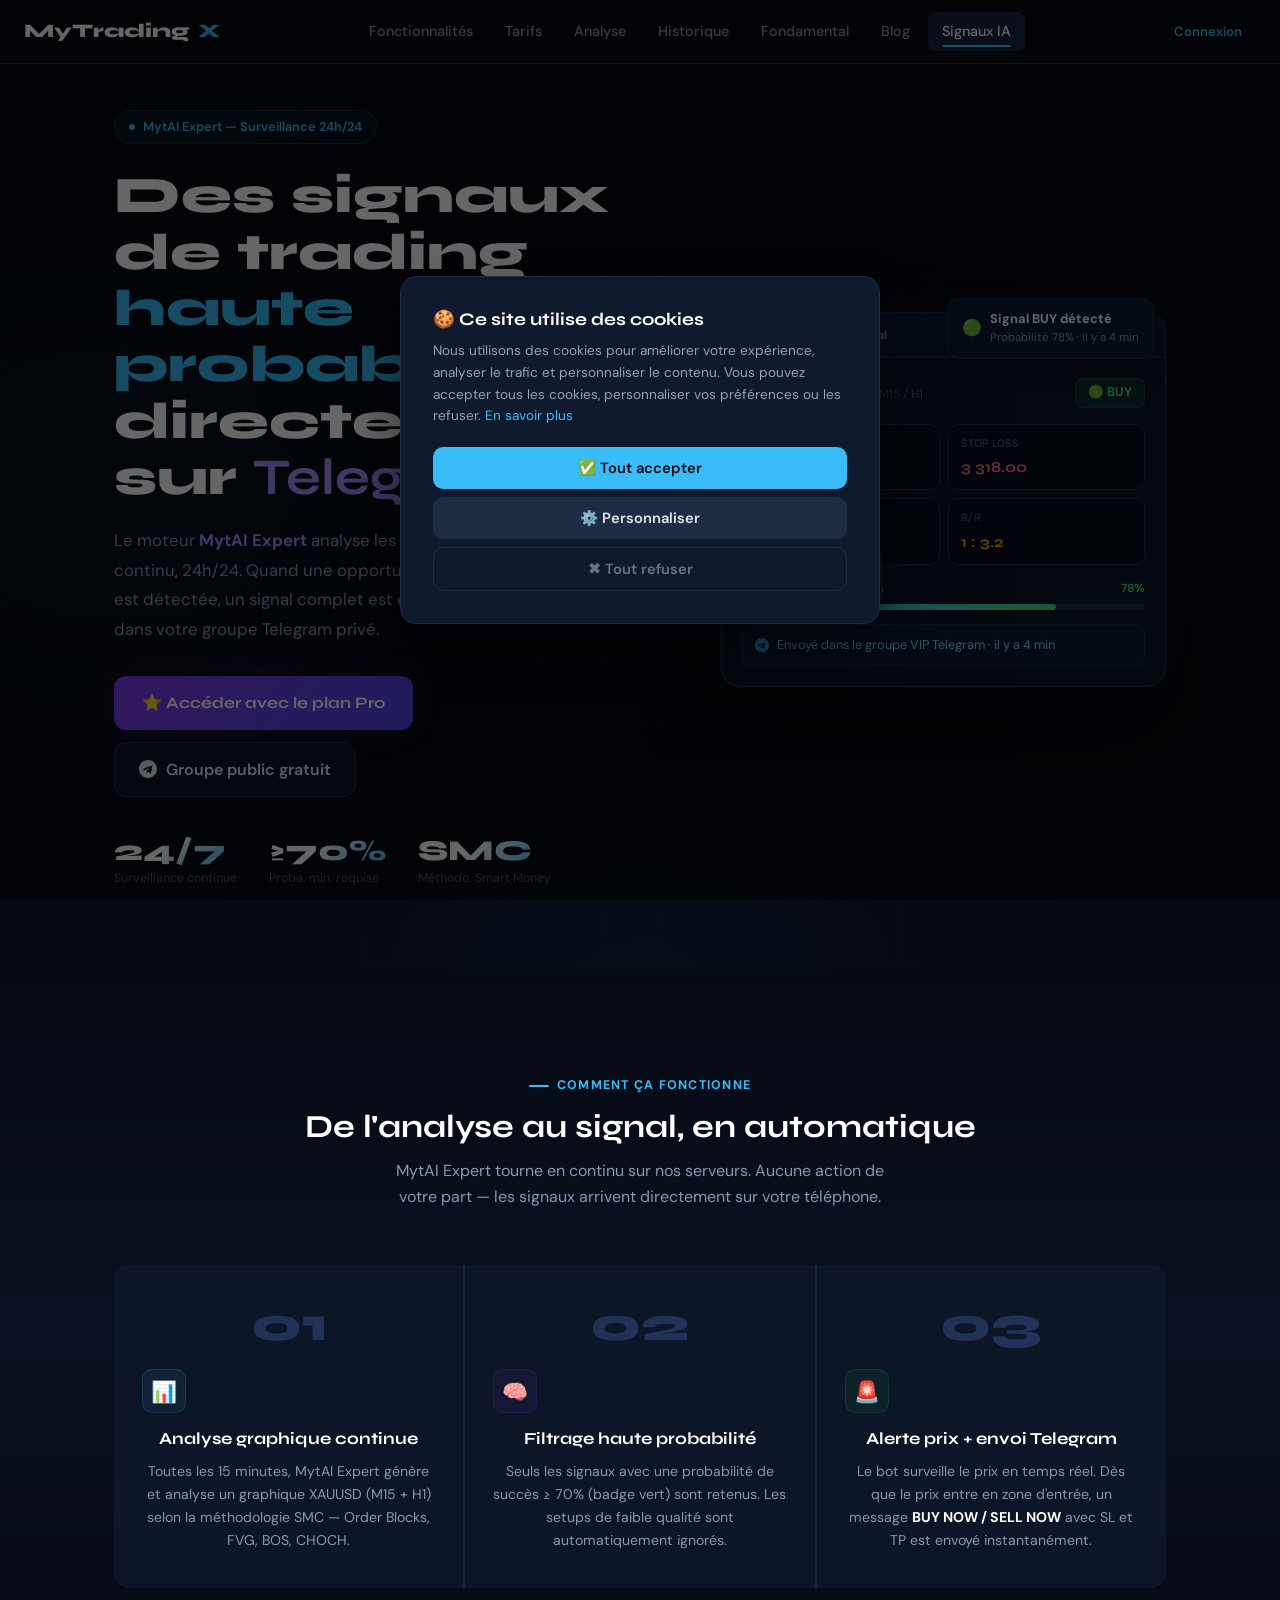
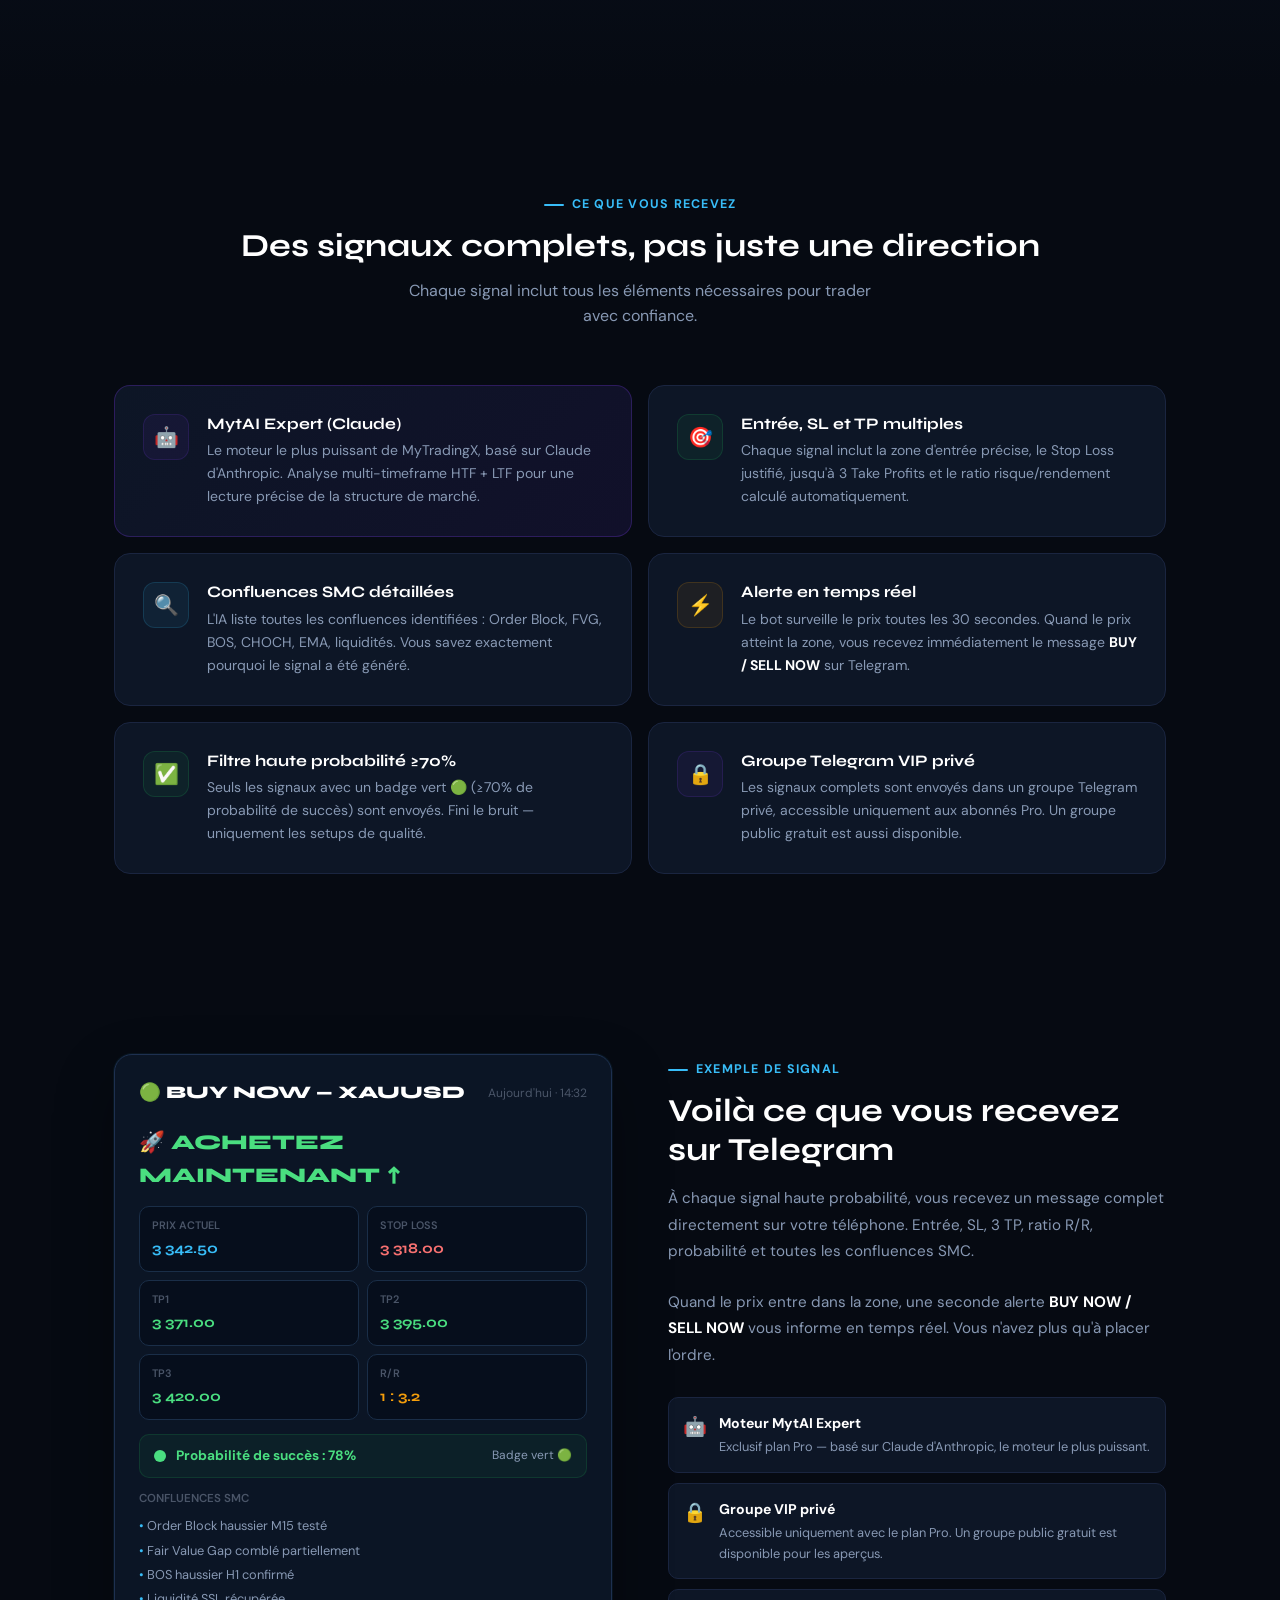
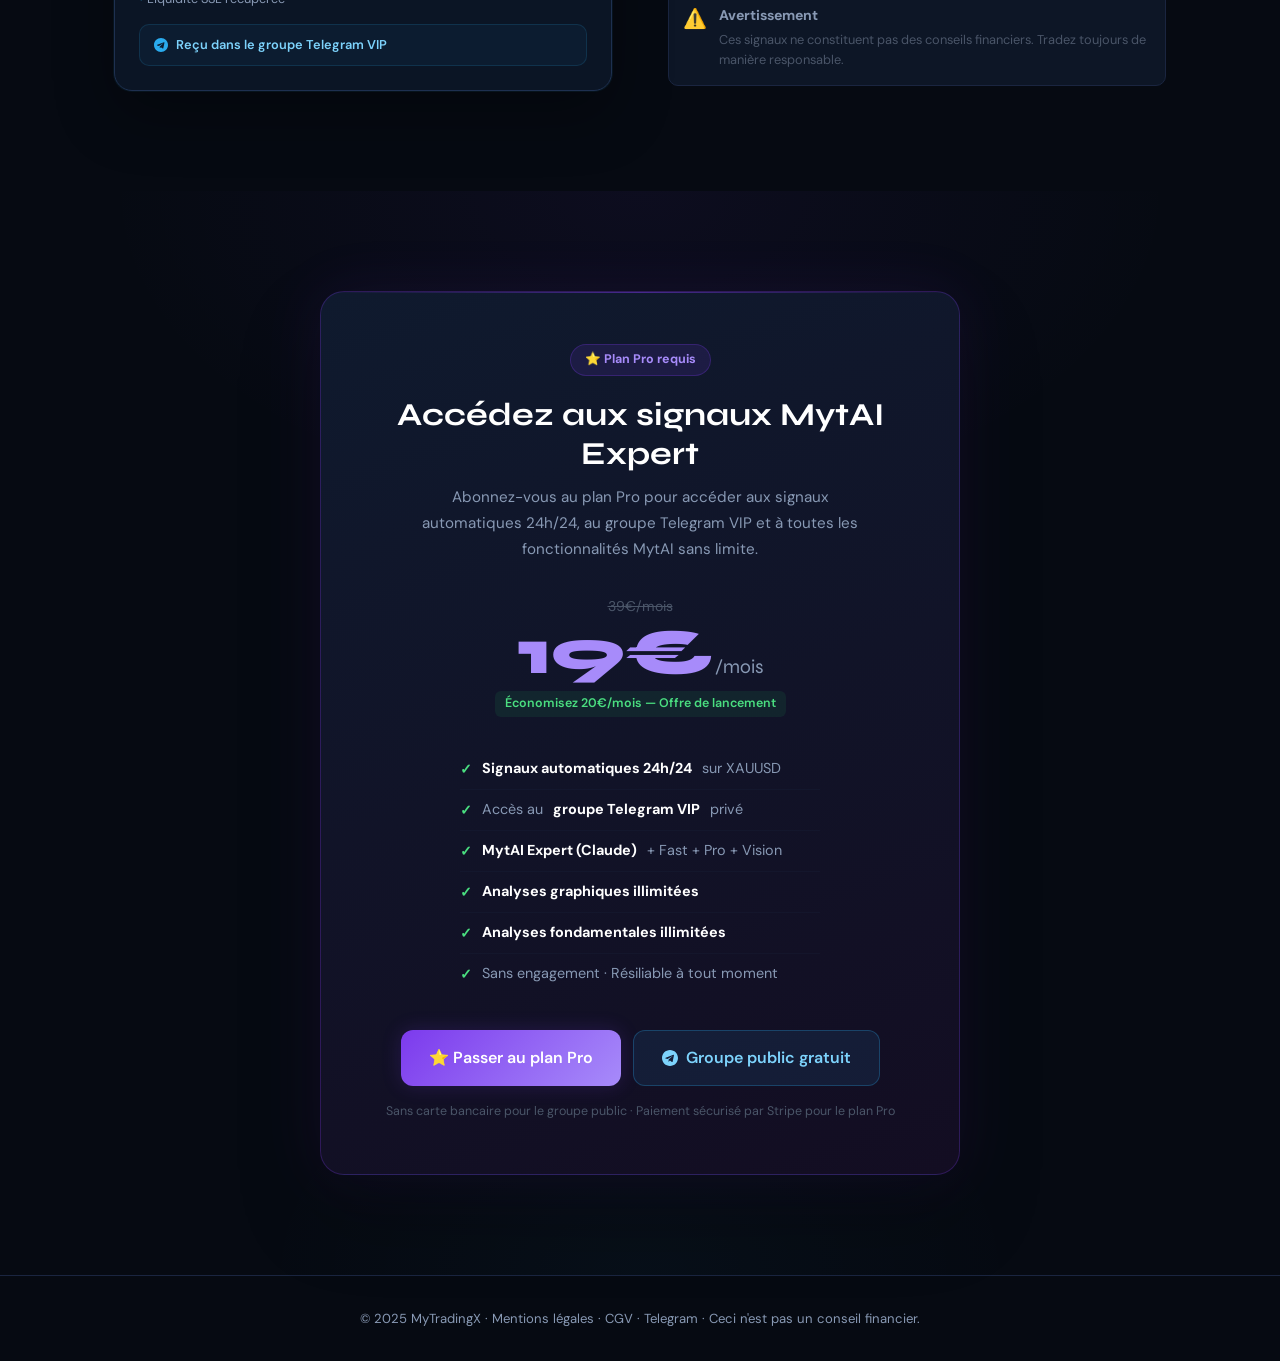
<file: signaux.html>
<!DOCTYPE html>
<html lang="fr">
<head>
<meta charset="UTF-8">
<style>html{background:#060a12}</style>
<meta name="viewport" content="width=device-width, initial-scale=1.0">
<title>Signaux IA 24h/24 — MytAI Expert | MyTradingX</title>
<meta name="description" content="MytAI Expert surveille les marchés 24h/24 et envoie des signaux de trading haute probabilité directement dans votre groupe Telegram privé. Disponible avec le plan Pro MyTradingX.">
<meta name="author" content="MyTradingX">
<meta name="robots" content="index, follow">
<link rel="icon" type="image/png" href="faviconmtx.png">
<link rel="preconnect" href="https://fonts.googleapis.com">
<link rel="preconnect" href="https://fonts.gstatic.com" crossorigin>
<link href="https://fonts.googleapis.com/css2?family=Syne:wght@400;600;700;800&family=DM+Sans:ital,opsz,wght@0,9..40,300;0,9..40,400;0,9..40,500;1,9..40,400&display=swap" rel="stylesheet">
<link rel="stylesheet" href="style.css">

<style>
/* ── CSS Variables (cohérence avec le site) ── */
:root {
  --accent:  #38bdf8;
  --accent2: #a78bfa;
  --accent3: #4ade80;
  --bg:      #060a12;
  --bg2:     #0a1120;
  --card:    #0d1626;
  --border:  #1a2540;
  --border2: #243050;
  --muted:   #4a5568;
  --muted2:  #8899b4;
  --tg:      #2AABEE;
}

*, *::before, *::after { box-sizing: border-box; margin: 0; padding: 0; }
body {
  font-family: 'DM Sans', sans-serif;
  background: var(--bg);
  color: #c8d8f0;
  line-height: 1.6;
  overflow-x: hidden;
}
h1, h2, h3 { font-family: 'Syne', sans-serif; color: white; }
h1 { font-size: clamp(2rem, 4.5vw, 3.2rem); line-height: 1.1; font-weight: 800; }
h2 { font-size: clamp(1.5rem, 3vw, 2rem); font-weight: 700; }
h3 { font-size: 1rem; font-weight: 700; }
p  { color: var(--muted2); }
a  { color: inherit; text-decoration: none; }

.container    { max-width: 1100px; margin: 0 auto; padding: 0 24px; }
.container-sm { max-width: 760px;  margin: 0 auto; padding: 0 24px; }
.text-center  { text-align: center; }

.section-label {
  display: inline-flex; align-items: center; gap: 8px;
  color: var(--accent); font-size: 0.78rem; font-weight: 700;
  letter-spacing: 0.1em; text-transform: uppercase; margin-bottom: 12px;
}
.section-label::before { content:''; width:20px; height:2px; background:var(--accent); border-radius:2px; }

/* ── Live badge ── */
.live-badge {
  display: inline-flex; align-items: center; gap: 7px;
  background: #22c55e15; border: 1px solid #22c55e33;
  color: #4ade80; padding: 6px 14px; border-radius: 20px;
  font-size: 0.78rem; font-weight: 700; letter-spacing: 0.04em;
  margin-bottom: 24px;
}
.live-dot {
  width: 7px; height: 7px; border-radius: 50%;
  background: #4ade80; animation: livePulse 1.5s infinite;
}
@keyframes livePulse {
  0%,100% { opacity:1; box-shadow:0 0 0 0 #4ade8060; }
  50%      { opacity:.5; box-shadow:0 0 0 5px transparent; }
}

/* ══════════════════════════════════════════
   HERO
══════════════════════════════════════════ */
.sig-hero {
  min-height: 100vh; padding: 110px 0 80px;
  display: flex; align-items: center;
  position: relative; overflow: hidden;
  background:
    radial-gradient(ellipse 60% 50% at 10% 50%,  #38bdf80b 0%, transparent 60%),
    radial-gradient(ellipse 50% 40% at 90% 40%,  #7c3aed0a 0%, transparent 55%),
    radial-gradient(ellipse 40% 30% at 50% 100%, #2AABEE07 0%, transparent 60%);
}
.sig-hero::before {
  content: '';
  position: absolute; inset: 0; pointer-events: none;
  background-image:
    linear-gradient(var(--border) 1px, transparent 1px),
    linear-gradient(90deg, var(--border) 1px, transparent 1px);
  background-size: 60px 60px;
  opacity: 0.2;
  mask-image: radial-gradient(ellipse 80% 80% at 50% 50%, black 20%, transparent 80%);
}

.sig-hero-inner {
  display: grid;
  grid-template-columns: 1.1fr 0.9fr;
  gap: 64px; align-items: center;
  position: relative; z-index: 1;
}

.hero-eyebrow {
  display: inline-flex; align-items: center; gap: 8px;
  background: #38bdf80d; border: 1px solid #38bdf825;
  color: var(--accent); padding: 6px 14px; border-radius: 20px;
  font-size: 0.8rem; font-weight: 600; margin-bottom: 24px;
}
.hero-eyebrow .dot {
  width: 6px; height: 6px; border-radius: 50%; background: var(--accent);
  animation: pulse 2s infinite;
}
@keyframes pulse { 0%,100%{opacity:1;box-shadow:0 0 0 0 #38bdf840} 50%{opacity:.4;box-shadow:0 0 0 6px transparent} }

.sig-hero h1 { margin-bottom: 20px; }
.sig-hero h1 em { color: var(--accent); font-style: normal; }
.sig-hero h1 strong { color: var(--accent2); }
.hero-desc { font-size: 1.05rem; margin-bottom: 32px; max-width: 500px; line-height: 1.75; }

.hero-cta { display: flex; gap: 12px; flex-wrap: wrap; margin-bottom: 40px; }

/* Pro CTA button */
.btn-cta-pro {
  display: inline-flex; align-items: center; gap: 9px;
  padding: 14px 28px; border-radius: 12px;
  background: linear-gradient(135deg, #7c3aed, #4f46e5);
  color: white; font-family: 'Syne', sans-serif;
  font-size: 1rem; font-weight: 700; cursor: pointer;
  border: none; text-decoration: none;
  box-shadow: 0 0 28px #7c3aed35;
  transition: all 0.25s;
}
.btn-cta-pro:hover { box-shadow: 0 0 44px #7c3aed60; transform: translateY(-2px); }

.btn-cta-tg {
  display: inline-flex; align-items: center; gap: 9px;
  padding: 14px 24px; border-radius: 12px;
  background: #0d1626; border: 1px solid var(--border2);
  color: #e2e8f0; font-family: 'DM Sans', sans-serif;
  font-size: 1rem; font-weight: 600; cursor: pointer;
  text-decoration: none; transition: all 0.25s;
}
.btn-cta-tg:hover { border-color: var(--tg); color: var(--tg); background: #2AABEE0a; }

/* Stats row */
.hero-stats { display: flex; gap: 32px; flex-wrap: wrap; }
.stat-item {}
.stat-number {
  font-family: 'Syne', sans-serif; font-size: 1.8rem; font-weight: 800;
  color: white; line-height: 1;
  background: linear-gradient(135deg, white 40%, #38bdf8);
  -webkit-background-clip: text; -webkit-text-fill-color: transparent;
}
.stat-label { font-size: 0.78rem; color: var(--muted); margin-top: 3px; }

/* ── Right: signal preview card ── */
.signal-preview {
  background: #0b1525;
  border: 1px solid #1e3050;
  border-radius: 20px;
  box-shadow: 0 0 0 1px #38bdf810, 0 40px 80px #00000060, 0 0 80px #38bdf80a;
  overflow: hidden;
  animation: floatUp 0.9s ease both 0.2s;
  opacity: 0;
}
@keyframes floatUp { from{opacity:0;transform:translateY(24px)} to{opacity:1;transform:translateY(0)} }

.sp-bar {
  display: flex; align-items: center; justify-content: space-between;
  padding: 12px 18px; background: #0d1c30; border-bottom: 1px solid #1e3050;
}
.sp-bar-title { font-family: 'Syne', sans-serif; font-size: 0.78rem; font-weight: 700; color: var(--muted2); }
.sp-live { display: flex; align-items: center; gap: 6px; font-size: 0.72rem; color: var(--accent3); font-weight: 600; }
.sp-live-dot { width: 7px; height: 7px; border-radius: 50%; background: var(--accent3); animation: livePulse 1.5s infinite; }

.sp-body { padding: 20px; }
.sp-header {
  display: flex; align-items: center; justify-content: space-between; margin-bottom: 16px;
}
.sp-asset { font-family: 'Syne', sans-serif; font-size: 1.1rem; font-weight: 800; color: white; }
.sp-badge {
  padding: 4px 12px; border-radius: 8px; font-size: 0.78rem; font-weight: 700;
}
.sp-badge.buy  { background: #22c55e20; color: #4ade80; border: 1px solid #22c55e30; }
.sp-badge.sell { background: #ef444420; color: #f87171; border: 1px solid #ef444430; }

.sp-grid { display: grid; grid-template-columns: 1fr 1fr; gap: 8px; margin-bottom: 14px; }
.sp-cell {
  background: #060e1c; border: 1px solid #1a2e48;
  border-radius: 10px; padding: 10px 12px;
}
.sp-cell-lbl { font-size: 0.68rem; color: var(--muted); margin-bottom: 3px; font-weight: 600; text-transform: uppercase; }
.sp-cell-val { font-family: 'Syne', sans-serif; font-size: 0.95rem; font-weight: 700; }
.sp-cell-val.green { color: var(--accent3); }
.sp-cell-val.red   { color: #f87171; }
.sp-cell-val.blue  { color: var(--accent); }
.sp-cell-val.gold  { color: #f59e0b; }

.sp-proba { margin-bottom: 14px; }
.sp-proba-header { display: flex; justify-content: space-between; font-size: 0.73rem; color: var(--muted2); margin-bottom: 6px; font-weight: 600; }
.sp-proba-track { height: 6px; background: #1a2e48; border-radius: 6px; overflow: hidden; }
.sp-proba-fill {
  height: 100%; border-radius: 6px;
  background: linear-gradient(90deg, #38bdf8, #4ade80);
  animation: growBar 1.4s ease both 0.8s;
  width: 0;
}
@keyframes growBar { to { width: 78%; } }

.sp-tg-row {
  display: flex; align-items: center; gap: 8px;
  background: #2AABEE0d; border: 1px solid #2AABEE25;
  border-radius: 10px; padding: 10px 12px;
  font-size: 0.8rem; color: #7dd3fc;
}
.sp-tg-row svg { flex-shrink: 0; }

/* Floating badges */
.sp-wrapper { position: relative; }
.fb {
  position: absolute; z-index: 2;
  background: #0d1c30; border: 1px solid #1e3050;
  border-radius: 12px; padding: 10px 14px;
  display: flex; align-items: center; gap: 8px;
  box-shadow: 0 8px 24px #00000050;
  animation: badgeIn 0.6s ease both;
  white-space: nowrap;
}
.fb .fb-text { font-size: 0.72rem; }
.fb .fb-text strong { display: block; color: white; font-size: 0.8rem; font-weight: 700; }
.fb .fb-text span { color: var(--muted2); }
.fb-1 { top: -14px; right: 12px; animation-delay: 1s; }
.fb-2 { bottom: 80px; left: -14px; animation-delay: 1.2s; }
@keyframes badgeIn { from{opacity:0;transform:scale(.8) translateY(6px)} to{opacity:1;transform:scale(1) translateY(0)} }

/* ══════════════════════════════════════════
   HOW IT WORKS
══════════════════════════════════════════ */
.how-section {
  padding: 100px 0;
  background: linear-gradient(180deg, var(--bg) 0%, var(--bg2) 50%, var(--bg) 100%);
}
.how-grid {
  display: grid; grid-template-columns: repeat(3, 1fr);
  gap: 2px; margin-top: 56px;
  background: var(--border); border-radius: 16px; overflow: hidden;
}
.how-card {
  background: var(--card); padding: 36px 28px;
  position: relative; transition: background 0.2s;
}
.how-card:hover { background: #0f1c33; }
.how-num {
  font-family: 'Syne', sans-serif; font-size: 3rem; font-weight: 800;
  color: #1a2e4880; line-height: 1; margin-bottom: 20px;
  background: linear-gradient(135deg, #1e3050, #243360);
  -webkit-background-clip: text; -webkit-text-fill-color: transparent;
}
.how-icon {
  width: 44px; height: 44px; border-radius: 10px;
  display: flex; align-items: center; justify-content: center;
  font-size: 1.3rem; margin-bottom: 16px;
}
.how-icon.blue   { background: #38bdf812; border: 1px solid #38bdf825; }
.how-icon.purple { background: #7c3aed12; border: 1px solid #7c3aed25; }
.how-icon.green  { background: #22c55e12; border: 1px solid #22c55e25; }
.how-card h3 { margin-bottom: 10px; font-size: 1.05rem; }
.how-card p  { font-size: 0.88rem; line-height: 1.65; }

/* ══════════════════════════════════════════
   FEATURES GRID
══════════════════════════════════════════ */
.features-section { padding: 100px 0; }
.feat-grid {
  display: grid; grid-template-columns: repeat(2, 1fr);
  gap: 16px; margin-top: 56px;
}
.feat-card {
  background: var(--card); border: 1px solid var(--border);
  border-radius: 16px; padding: 28px;
  display: flex; gap: 18px; align-items: flex-start;
  transition: all 0.3s;
}
.feat-card:hover { border-color: var(--border2); transform: translateY(-3px); box-shadow: 0 16px 40px #00000040; }
.feat-card.highlight {
  border-color: #7c3aed44;
  background: linear-gradient(135deg, #0d1626 0%, #11102a 100%);
}
.feat-card.highlight:hover { border-color: #7c3aed88; box-shadow: 0 16px 40px #7c3aed18; }
.feat-ico {
  width: 46px; height: 46px; border-radius: 12px;
  display: flex; align-items: center; justify-content: center;
  font-size: 1.25rem; flex-shrink: 0;
}
.feat-ico.blue   { background: #38bdf812; border: 1px solid #38bdf828; }
.feat-ico.purple { background: #7c3aed12; border: 1px solid #7c3aed28; }
.feat-ico.green  { background: #22c55e12; border: 1px solid #22c55e28; }
.feat-ico.gold   { background: #f59e0b12; border: 1px solid #f59e0b28; }
.feat-body h3 { margin-bottom: 6px; font-size: 1rem; }
.feat-body p  { font-size: 0.875rem; line-height: 1.65; }

/* ══════════════════════════════════════════
   SIGNAL EXAMPLE
══════════════════════════════════════════ */
.example-section { padding: 80px 0 100px; }
.example-inner {
  display: grid; grid-template-columns: 1fr 1fr;
  gap: 56px; align-items: center;
}
.example-text .section-label { display: flex; }
.example-text h2 { margin-bottom: 16px; }
.example-text p  { margin-bottom: 24px; font-size: 0.95rem; line-height: 1.75; }

.signal-card {
  background: #0b1525; border: 1px solid #1e3050;
  border-radius: 18px; padding: 24px;
  box-shadow: 0 0 0 1px #38bdf810, 0 24px 60px #00000050;
  animation: floatUp 0.8s ease both;
}
.sc-header {
  display: flex; align-items: center; justify-content: space-between; margin-bottom: 18px;
}
.sc-asset { font-family: 'Syne', sans-serif; font-size: 1.1rem; font-weight: 800; color: white; }
.sc-time { font-size: 0.75rem; color: var(--muted); }
.sc-direction {
  display: flex; align-items: center; gap: 8px; margin-bottom: 14px;
}
.sc-dir-label {
  font-family: 'Syne', sans-serif; font-size: 1.3rem; font-weight: 800;
  color: #4ade80; display: flex; align-items: center; gap: 6px;
}
.sc-dir-label.sell { color: #f87171; }

.sc-levels { display: grid; grid-template-columns: 1fr 1fr; gap: 8px; margin-bottom: 14px; }
.sc-level {
  background: #060e1c; border: 1px solid #1a2e48; border-radius: 10px; padding: 10px 12px;
}
.sc-level-lbl { font-size: 0.68rem; color: var(--muted); margin-bottom: 3px; font-weight: 600; text-transform: uppercase; }
.sc-level-val { font-family: 'Syne', sans-serif; font-size: 0.92rem; font-weight: 700; }

.sc-proba {
  display: flex; align-items: center; gap: 10px;
  background: #22c55e10; border: 1px solid #22c55e25;
  border-radius: 10px; padding: 10px 14px; margin-bottom: 12px;
}
.sc-proba-dot { width: 12px; height: 12px; border-radius: 50%; background: #4ade80; flex-shrink: 0; }
.sc-proba-txt { font-size: 0.85rem; font-weight: 700; color: #4ade80; }
.sc-proba-sub { font-size: 0.75rem; color: var(--muted2); margin-left: auto; }

.sc-conf { margin-bottom: 12px; }
.sc-conf-lbl { font-size: 0.72rem; color: var(--muted); text-transform: uppercase; font-weight: 600; margin-bottom: 6px; }
.sc-conf-item { font-size: 0.8rem; color: var(--muted2); padding: 2px 0; }
.sc-conf-item::before { content: "• "; color: var(--accent); }

.sc-tg {
  display: flex; align-items: center; gap: 8px;
  background: #2AABEE0d; border: 1px solid #2AABEE25;
  border-radius: 10px; padding: 10px 14px;
  font-size: 0.8rem; font-weight: 600; color: #7dd3fc;
}

/* ══════════════════════════════════════════
   PRICING CTA
══════════════════════════════════════════ */
.pricing-cta {
  padding: 100px 0;
  background:
    radial-gradient(ellipse 70% 50% at 50% 0%, #7c3aed0f 0%, transparent 60%),
    radial-gradient(ellipse 50% 40% at 50% 100%, #38bdf808 0%, transparent 60%);
}
.pricing-box {
  max-width: 640px; margin: 0 auto;
  background: linear-gradient(160deg, #0f1a2e 0%, #130d22 100%);
  border: 1px solid #7c3aed44;
  border-radius: 24px; padding: 52px 44px;
  text-align: center;
  box-shadow: 0 0 60px #7c3aed18, 0 40px 80px #00000040;
  position: relative; overflow: hidden;
}
.pricing-box::before {
  content: '';
  position: absolute; top: 0; left: 0; right: 0; height: 1px;
  background: linear-gradient(90deg, transparent, #7c3aed80, transparent);
}
.pricing-box-tag {
  display: inline-flex; align-items: center; gap: 6px;
  background: #7c3aed20; border: 1px solid #7c3aed44;
  color: var(--accent2); padding: 5px 14px; border-radius: 20px;
  font-size: 0.78rem; font-weight: 700; margin-bottom: 20px;
}
.pricing-box h2 { margin-bottom: 12px; }
.pricing-box .sub { margin-bottom: 32px; font-size: 0.95rem; line-height: 1.7; max-width: 480px; margin-left: auto; margin-right: auto; }

.price-display {
  margin-bottom: 32px;
}
.price-old { color: var(--muted); font-size: 0.88rem; text-decoration: line-through; margin-bottom: 4px; }
.price-main {
  font-family: 'Syne', sans-serif; font-size: 4rem; font-weight: 800;
  color: #a78bfa; line-height: 1;
}
.price-main span { font-size: 1.2rem; color: var(--muted2); font-weight: 400; }
.price-save {
  display: inline-block; background: #22c55e18; color: var(--accent3);
  border-radius: 6px; font-size: 0.78rem; font-weight: 600;
  padding: 3px 10px; margin-top: 6px;
}

.features-check { list-style: none; margin-bottom: 36px; text-align: left; max-width: 360px; margin-left: auto; margin-right: auto; }
.features-check li {
  display: flex; align-items: flex-start; gap: 10px;
  padding: 8px 0; font-size: 0.9rem; color: var(--muted2);
  border-bottom: 1px solid #1e2d4530;
}
.features-check li:last-child { border-bottom: none; }
.features-check li::before { content: "✓"; color: var(--accent3); font-weight: 700; margin-top: 1px; flex-shrink: 0; }
.features-check li strong { color: white; }

.pricing-btns { display: flex; gap: 12px; justify-content: center; flex-wrap: wrap; margin-bottom: 16px; }
.pricing-note { font-size: 0.78rem; color: var(--muted); }

/* ══════════════════════════════════════════
   FOOTER
══════════════════════════════════════════ */
footer {
  padding: 32px 0; border-top: 1px solid var(--border);
  text-align: center; color: var(--muted); font-size: 0.82rem;
}
footer a { color: var(--muted2); text-decoration: none; }
footer a:hover { color: var(--accent); }

/* ══════════════════════════════════════════
   BUTTONS
══════════════════════════════════════════ */
.btn {
  display: inline-flex; align-items: center; justify-content: center; gap: 8px;
  padding: 10px 20px; border-radius: 10px; font-family: 'DM Sans', sans-serif;
  font-size: 0.9rem; font-weight: 600; cursor: pointer;
  border: none; text-decoration: none; transition: all 0.2s; white-space: nowrap;
}
.btn-primary {
  background: linear-gradient(135deg, #0ea5e9, #6366f1);
  color: white; box-shadow: 0 0 24px #38bdf840;
}
.btn-primary:hover { box-shadow: 0 0 36px #38bdf860; transform: translateY(-1px); }
.btn-pro {
  background: linear-gradient(135deg, #7c3aed, #a78bfa);
  color: white; box-shadow: 0 0 20px #7c3aed30;
}
.btn-pro:hover { box-shadow: 0 0 32px #7c3aed60; transform: translateY(-1px); }
.btn-secondary { background: var(--card); border: 1px solid var(--border2); color: var(--muted2); }
.btn-secondary:hover { border-color: var(--accent); color: var(--accent); }
.btn-tg {
  background: #2AABEE18; border: 1px solid #2AABEE44;
  color: #7dd3fc;
}
.btn-tg:hover { background: #2AABEE25; border-color: #2AABEE88; color: white; }
.btn-lg { padding: 14px 28px; font-size: 1rem; border-radius: 12px; }
.btn-sm { padding: 7px 14px; font-size: 0.82rem; }
.hidden { display: none !important; }

/* ══════════════════════════════════════════
   RESPONSIVE
══════════════════════════════════════════ */
@media (max-width: 900px) {
  .sig-hero-inner  { grid-template-columns: 1fr; gap: 48px; }
  .sp-wrapper .fb  { display: none; }
  .how-grid        { grid-template-columns: 1fr; gap: 1px; }
  .feat-grid       { grid-template-columns: 1fr; }
  .example-inner   { grid-template-columns: 1fr; }
  .pricing-box     { padding: 36px 24px; }
}
@media (max-width: 640px) {
  nav { padding: 0 16px; }
  .nav-links { display: none; }
  .container { padding: 0 16px; }
  .price-main { font-size: 3rem; }
}
</style>
<base target="_blank">
</head>
<body>

<!-- ── Navigation ── -->
<nav>
  <a href="index.html" class="nav-logo">MyTrading<span>X</span></a>
  <div class="nav-links">
    <a href="index.html#features">Fonctionnalités</a>
    <a href="index.html#pricing">Tarifs</a>
    <a href="analyse.html">Analyse</a>
    <a href="historique.html">Historique</a>
    <a href="fondamental.html">Fondamental</a>
    <a href="blog.html">Blog</a>
    <a href="signaux.html" class="active">Signaux IA</a>
  </div>
  <div class="nav-right">
    <span id="navUser" class="nav-user hidden"></span>
    <span id="navPlan" class="nav-plan hidden"></span>
    <a href="dashboard.html" id="navDashboard" class="btn btn-secondary btn-sm hidden">Dashboard</a>
    <a href="login.html" id="navLogin" class="btn btn-outline btn-sm">Connexion</a>
    <button onclick="logout()" id="navLogout" class="btn btn-secondary btn-sm hidden">Déconnexion</button>
  </div>
</nav>

<!-- ══════════════════════════════════════════
     HERO
══════════════════════════════════════════ -->
<section class="sig-hero">
  <div class="container">
    <div class="sig-hero-inner">

      <!-- LEFT: texte -->
      <div>
        <div class="hero-eyebrow">
          <span class="dot"></span>
          MytAI Expert — Surveillance 24h/24
        </div>

        <h1>Des signaux de trading <em>haute probabilité</em>, directement sur <strong>Telegram</strong></h1>

        <p class="hero-desc">
          Le moteur <strong style="color:var(--accent2);">MytAI Expert</strong> analyse les graphiques
          XAUUSD en continu, 24h/24. Quand une opportunité à haute probabilité est détectée,
          un signal complet est envoyé instantanément dans votre groupe Telegram privé.
        </p>

        <div class="hero-cta">
          <a href="index.html#pricing" class="btn-cta-pro">
            ⭐ Accéder avec le plan Pro
          </a>
          <a href="https://t.me/mytradingx_public" target="_blank" rel="noopener" class="btn-cta-tg">
            <svg width="18" height="18" viewBox="0 0 24 24" fill="currentColor"><path d="M12 0C5.373 0 0 5.373 0 12s5.373 12 12 12 12-5.373 12-12S18.627 0 12 0zm5.894 8.221-1.97 9.28c-.145.658-.537.818-1.084.508l-3-2.21-1.447 1.394c-.16.16-.295.295-.605.295l.213-3.053 5.56-5.023c.242-.213-.054-.333-.373-.12l-6.871 4.326-2.962-.924c-.643-.204-.657-.643.136-.953l11.57-4.461c.537-.194 1.006.131.833.941z"/></svg>
            Groupe public gratuit
          </a>
        </div>

        <div class="hero-stats">
          <div class="stat-item">
            <div class="stat-number">24/7</div>
            <div class="stat-label">Surveillance continue</div>
          </div>
          <div class="stat-item">
            <div class="stat-number">≥70%</div>
            <div class="stat-label">Proba. min. requise</div>
          </div>
          <div class="stat-item">
            <div class="stat-number">SMC</div>
            <div class="stat-label">Méthodo. Smart Money</div>
          </div>
        </div>
      </div>

      <!-- RIGHT: aperçu signal -->
      <div class="sp-wrapper">

        <!-- Badge flottant haut -->
        <div class="fb fb-1">
          <span>🟢</span>
          <div class="fb-text">
            <strong>Signal BUY détecté</strong>
            <span>Probabilité 78% · il y a 4 min</span>
          </div>
        </div>

        <!-- Badge flottant gauche -->
        <div class="fb fb-2">
          <span>⚡</span>
          <div class="fb-text">
            <strong>Alerte déclenchée</strong>
            <span>Prix en zone d'entrée</span>
          </div>
        </div>

        <div class="signal-preview">
          <div class="sp-bar">
            <div class="sp-bar-title">MytAI Expert — Signal</div>
            <div class="sp-live"><span class="sp-live-dot"></span> Actif</div>
          </div>
          <div class="sp-body">
            <div class="sp-header">
              <div class="sp-asset">XAUUSD <span style="font-size:0.75rem;color:var(--muted);font-family:'DM Sans',sans-serif;font-weight:400;">· M15 / H1</span></div>
              <div class="sp-badge buy">🟢 BUY</div>
            </div>
            <div class="sp-grid">
              <div class="sp-cell">
                <div class="sp-cell-lbl">Entrée</div>
                <div class="sp-cell-val blue">3 342.50</div>
              </div>
              <div class="sp-cell">
                <div class="sp-cell-lbl">Stop Loss</div>
                <div class="sp-cell-val red">3 318.00</div>
              </div>
              <div class="sp-cell">
                <div class="sp-cell-lbl">TP1</div>
                <div class="sp-cell-val green">3 371.00</div>
              </div>
              <div class="sp-cell">
                <div class="sp-cell-lbl">R/R</div>
                <div class="sp-cell-val gold">1 : 3.2</div>
              </div>
            </div>
            <div class="sp-proba">
              <div class="sp-proba-header">
                <span>🟢 Probabilité de succès</span>
                <span style="color:#4ade80;font-weight:700;">78%</span>
              </div>
              <div class="sp-proba-track"><div class="sp-proba-fill"></div></div>
            </div>
            <div class="sp-tg-row">
              <svg width="14" height="14" viewBox="0 0 24 24" fill="#2AABEE"><path d="M12 0C5.373 0 0 5.373 0 12s5.373 12 12 12 12-5.373 12-12S18.627 0 12 0zm5.894 8.221-1.97 9.28c-.145.658-.537.818-1.084.508l-3-2.21-1.447 1.394c-.16.16-.295.295-.605.295l.213-3.053 5.56-5.023c.242-.213-.054-.333-.373-.12l-6.871 4.326-2.962-.924c-.643-.204-.657-.643.136-.953l11.57-4.461c.537-.194 1.006.131.833.941z"/></svg>
              Envoyé dans le groupe VIP Telegram · il y a 4 min
            </div>
          </div>
        </div>
      </div>

    </div>
  </div>
</section>

<!-- ══════════════════════════════════════════
     HOW IT WORKS
══════════════════════════════════════════ -->
<section class="how-section">
  <div class="container text-center">
    <div class="section-label" style="justify-content:center;">Comment ça fonctionne</div>
    <h2>De l'analyse au signal, en automatique</h2>
    <p style="max-width:500px;margin:12px auto 0;">MytAI Expert tourne en continu sur nos serveurs. Aucune action de votre part — les signaux arrivent directement sur votre téléphone.</p>

    <div class="how-grid">
      <div class="how-card">
        <div class="how-num">01</div>
        <div class="how-icon blue">📊</div>
        <h3>Analyse graphique continue</h3>
        <p>Toutes les 15 minutes, MytAI Expert génère et analyse un graphique XAUUSD (M15 + H1) selon la méthodologie SMC — Order Blocks, FVG, BOS, CHOCH.</p>
      </div>
      <div class="how-card">
        <div class="how-num">02</div>
        <div class="how-icon purple">🧠</div>
        <h3>Filtrage haute probabilité</h3>
        <p>Seuls les signaux avec une probabilité de succès ≥ 70% (badge vert) sont retenus. Les setups de faible qualité sont automatiquement ignorés.</p>
      </div>
      <div class="how-card">
        <div class="how-num">03</div>
        <div class="how-icon green">🚨</div>
        <h3>Alerte prix + envoi Telegram</h3>
        <p>Le bot surveille le prix en temps réel. Dès que le prix entre en zone d'entrée, un message <strong style="color:white;">BUY NOW / SELL NOW</strong> avec SL et TP est envoyé instantanément.</p>
      </div>
    </div>
  </div>
</section>

<!-- ══════════════════════════════════════════
     FEATURES
══════════════════════════════════════════ -->
<section class="features-section">
  <div class="container">
    <div class="text-center" style="margin-bottom:56px;">
      <div class="section-label" style="justify-content:center;">Ce que vous recevez</div>
      <h2>Des signaux complets, pas juste une direction</h2>
      <p style="max-width:500px;margin:12px auto 0;">Chaque signal inclut tous les éléments nécessaires pour trader avec confiance.</p>
    </div>

    <div class="feat-grid">
      <div class="feat-card highlight">
        <div class="feat-ico purple">🤖</div>
        <div class="feat-body">
          <h3>MytAI Expert (Claude)</h3>
          <p>Le moteur le plus puissant de MyTradingX, basé sur Claude d'Anthropic. Analyse multi-timeframe HTF + LTF pour une lecture précise de la structure de marché.</p>
        </div>
      </div>
      <div class="feat-card">
        <div class="feat-ico green">🎯</div>
        <div class="feat-body">
          <h3>Entrée, SL et TP multiples</h3>
          <p>Chaque signal inclut la zone d'entrée précise, le Stop Loss justifié, jusqu'à 3 Take Profits et le ratio risque/rendement calculé automatiquement.</p>
        </div>
      </div>
      <div class="feat-card">
        <div class="feat-ico blue">🔍</div>
        <div class="feat-body">
          <h3>Confluences SMC détaillées</h3>
          <p>L'IA liste toutes les confluences identifiées : Order Block, FVG, BOS, CHOCH, EMA, liquidités. Vous savez exactement pourquoi le signal a été généré.</p>
        </div>
      </div>
      <div class="feat-card">
        <div class="feat-ico gold">⚡</div>
        <div class="feat-body">
          <h3>Alerte en temps réel</h3>
          <p>Le bot surveille le prix toutes les 30 secondes. Quand le prix atteint la zone, vous recevez immédiatement le message <strong style="color:white;">BUY / SELL NOW</strong> sur Telegram.</p>
        </div>
      </div>
      <div class="feat-card">
        <div class="feat-ico green">✅</div>
        <div class="feat-body">
          <h3>Filtre haute probabilité ≥70%</h3>
          <p>Seuls les signaux avec un badge vert 🟢 (≥70% de probabilité de succès) sont envoyés. Fini le bruit — uniquement les setups de qualité.</p>
        </div>
      </div>
      <div class="feat-card">
        <div class="feat-ico purple">🔒</div>
        <div class="feat-body">
          <h3>Groupe Telegram VIP privé</h3>
          <p>Les signaux complets sont envoyés dans un groupe Telegram privé, accessible uniquement aux abonnés Pro. Un groupe public gratuit est aussi disponible.</p>
        </div>
      </div>
    </div>
  </div>
</section>

<!-- ══════════════════════════════════════════
     SIGNAL EXAMPLE
══════════════════════════════════════════ -->
<section class="example-section">
  <div class="container">
    <div class="example-inner">

      <!-- Exemple de signal -->
      <div>
        <div class="signal-card">
          <div class="sc-header">
            <div class="sc-asset">🟢 BUY NOW — XAUUSD</div>
            <div class="sc-time">Aujourd'hui · 14:32</div>
          </div>

          <div class="sc-direction">
            <div class="sc-dir-label">🚀 ACHETEZ MAINTENANT ↑</div>
          </div>

          <div class="sc-levels">
            <div class="sc-level">
              <div class="sc-level-lbl">Prix actuel</div>
              <div class="sc-level-val" style="color:var(--accent);">3 342.50</div>
            </div>
            <div class="sc-level">
              <div class="sc-level-lbl">Stop Loss</div>
              <div class="sc-level-val" style="color:#f87171;">3 318.00</div>
            </div>
            <div class="sc-level">
              <div class="sc-level-lbl">TP1</div>
              <div class="sc-level-val" style="color:#4ade80;">3 371.00</div>
            </div>
            <div class="sc-level">
              <div class="sc-level-lbl">TP2</div>
              <div class="sc-level-val" style="color:#4ade80;">3 395.00</div>
            </div>
            <div class="sc-level">
              <div class="sc-level-lbl">TP3</div>
              <div class="sc-level-val" style="color:#4ade80;">3 420.00</div>
            </div>
            <div class="sc-level">
              <div class="sc-level-lbl">R/R</div>
              <div class="sc-level-val" style="color:#f59e0b;">1 : 3.2</div>
            </div>
          </div>

          <div class="sc-proba">
            <div class="sc-proba-dot"></div>
            <div class="sc-proba-txt">Probabilité de succès : 78%</div>
            <div class="sc-proba-sub">Badge vert 🟢</div>
          </div>

          <div class="sc-conf">
            <div class="sc-conf-lbl">Confluences SMC</div>
            <div class="sc-conf-item">Order Block haussier M15 testé</div>
            <div class="sc-conf-item">Fair Value Gap comblé partiellement</div>
            <div class="sc-conf-item">BOS haussier H1 confirmé</div>
            <div class="sc-conf-item">Liquidité SSL récupérée</div>
          </div>

          <div class="sc-tg">
            <svg width="14" height="14" viewBox="0 0 24 24" fill="#2AABEE"><path d="M12 0C5.373 0 0 5.373 0 12s5.373 12 12 12 12-5.373 12-12S18.627 0 12 0zm5.894 8.221-1.97 9.28c-.145.658-.537.818-1.084.508l-3-2.21-1.447 1.394c-.16.16-.295.295-.605.295l.213-3.053 5.56-5.023c.242-.213-.054-.333-.373-.12l-6.871 4.326-2.962-.924c-.643-.204-.657-.643.136-.953l11.57-4.461c.537-.194 1.006.131.833.941z"/></svg>
            Reçu dans le groupe Telegram VIP
          </div>
        </div>
      </div>

      <!-- Texte explicatif -->
      <div class="example-text">
        <div class="section-label">Exemple de signal</div>
        <h2>Voilà ce que vous recevez sur Telegram</h2>
        <p>À chaque signal haute probabilité, vous recevez un message complet directement sur votre téléphone. Entrée, SL, 3 TP, ratio R/R, probabilité et toutes les confluences SMC.</p>
        <p>Quand le prix entre dans la zone, une seconde alerte <strong style="color:white;">BUY NOW / SELL NOW</strong> vous informe en temps réel. Vous n'avez plus qu'à placer l'ordre.</p>

        <div style="display:flex;flex-direction:column;gap:10px;margin-top:28px;">
          <div style="display:flex;align-items:flex-start;gap:12px;padding:14px;background:var(--card);border:1px solid var(--border);border-radius:10px;">
            <span style="font-size:1.2rem;">🤖</span>
            <div>
              <div style="font-weight:700;color:white;font-size:0.88rem;margin-bottom:3px;">Moteur MytAI Expert</div>
              <div style="font-size:0.8rem;color:var(--muted2);">Exclusif plan Pro — basé sur Claude d'Anthropic, le moteur le plus puissant.</div>
            </div>
          </div>
          <div style="display:flex;align-items:flex-start;gap:12px;padding:14px;background:var(--card);border:1px solid var(--border);border-radius:10px;">
            <span style="font-size:1.2rem;">🔒</span>
            <div>
              <div style="font-weight:700;color:white;font-size:0.88rem;margin-bottom:3px;">Groupe VIP privé</div>
              <div style="font-size:0.8rem;color:var(--muted2);">Accessible uniquement avec le plan Pro. Un groupe public gratuit est disponible pour les aperçus.</div>
            </div>
          </div>
          <div style="display:flex;align-items:flex-start;gap:12px;padding:14px;background:var(--card);border:1px solid var(--border);border-radius:10px;">
            <span style="font-size:1.2rem;">⚠️</span>
            <div>
              <div style="font-weight:700;color:var(--muted2);font-size:0.88rem;margin-bottom:3px;">Avertissement</div>
              <div style="font-size:0.8rem;color:var(--muted);">Ces signaux ne constituent pas des conseils financiers. Tradez toujours de manière responsable.</div>
            </div>
          </div>
        </div>
      </div>

    </div>
  </div>
</section>

<!-- ══════════════════════════════════════════
     PRICING CTA
══════════════════════════════════════════ -->
<section class="pricing-cta">
  <div class="container">
    <div class="pricing-box">
      <div class="pricing-box-tag">⭐ Plan Pro requis</div>
      <h2>Accédez aux signaux MytAI Expert</h2>
      <p class="sub">Abonnez-vous au plan Pro pour accéder aux signaux automatiques 24h/24, au groupe Telegram VIP et à toutes les fonctionnalités MytAI sans limite.</p>

      <div class="price-display">
        <div class="price-old">39€/mois</div>
        <div class="price-main">19€<span>/mois</span></div>
        <div class="price-save">Économisez 20€/mois — Offre de lancement</div>
      </div>

      <ul class="features-check">
        <li><strong>Signaux automatiques 24h/24</strong> sur XAUUSD</li>
        <li>Accès au <strong>groupe Telegram VIP</strong> privé</li>
        <li><strong>MytAI Expert (Claude)</strong> + Fast + Pro + Vision</li>
        <li><strong>Analyses graphiques illimitées</strong></li>
        <li><strong>Analyses fondamentales illimitées</strong></li>
        <li>Sans engagement · Résiliable à tout moment</li>
      </ul>

      <div class="pricing-btns">
        <a href="index.html#pricing" class="btn btn-pro btn-lg">⭐ Passer au plan Pro</a>
        <a href="https://t.me/mytradingx_public" target="_blank" rel="noopener" class="btn btn-tg btn-lg">
          <svg width="16" height="16" viewBox="0 0 24 24" fill="currentColor"><path d="M12 0C5.373 0 0 5.373 0 12s5.373 12 12 12 12-5.373 12-12S18.627 0 12 0zm5.894 8.221-1.97 9.28c-.145.658-.537.818-1.084.508l-3-2.21-1.447 1.394c-.16.16-.295.295-.605.295l.213-3.053 5.56-5.023c.242-.213-.054-.333-.373-.12l-6.871 4.326-2.962-.924c-.643-.204-.657-.643.136-.953l11.57-4.461c.537-.194 1.006.131.833.941z"/></svg>
          Groupe public gratuit
        </a>
      </div>
      <p class="pricing-note">Sans carte bancaire pour le groupe public · Paiement sécurisé par Stripe pour le plan Pro</p>
    </div>
  </div>
</section>

<!-- ── Footer ── -->
<footer>
  <div class="container">
    <p>© 2025 MyTradingX · <a href="#">Mentions légales</a> · <a href="#">CGV</a> · <a href="https://t.me/mytradingx_public" target="_blank" rel="noopener">Telegram</a> · Ceci n'est pas un conseil financier.</p>
  </div>
</footer>

<script src="auth.js"></script>
<script>
document.addEventListener("DOMContentLoaded", function() {
  if (typeof initNav === 'function') initNav();
});
</script>
</body>
</html>
</file>
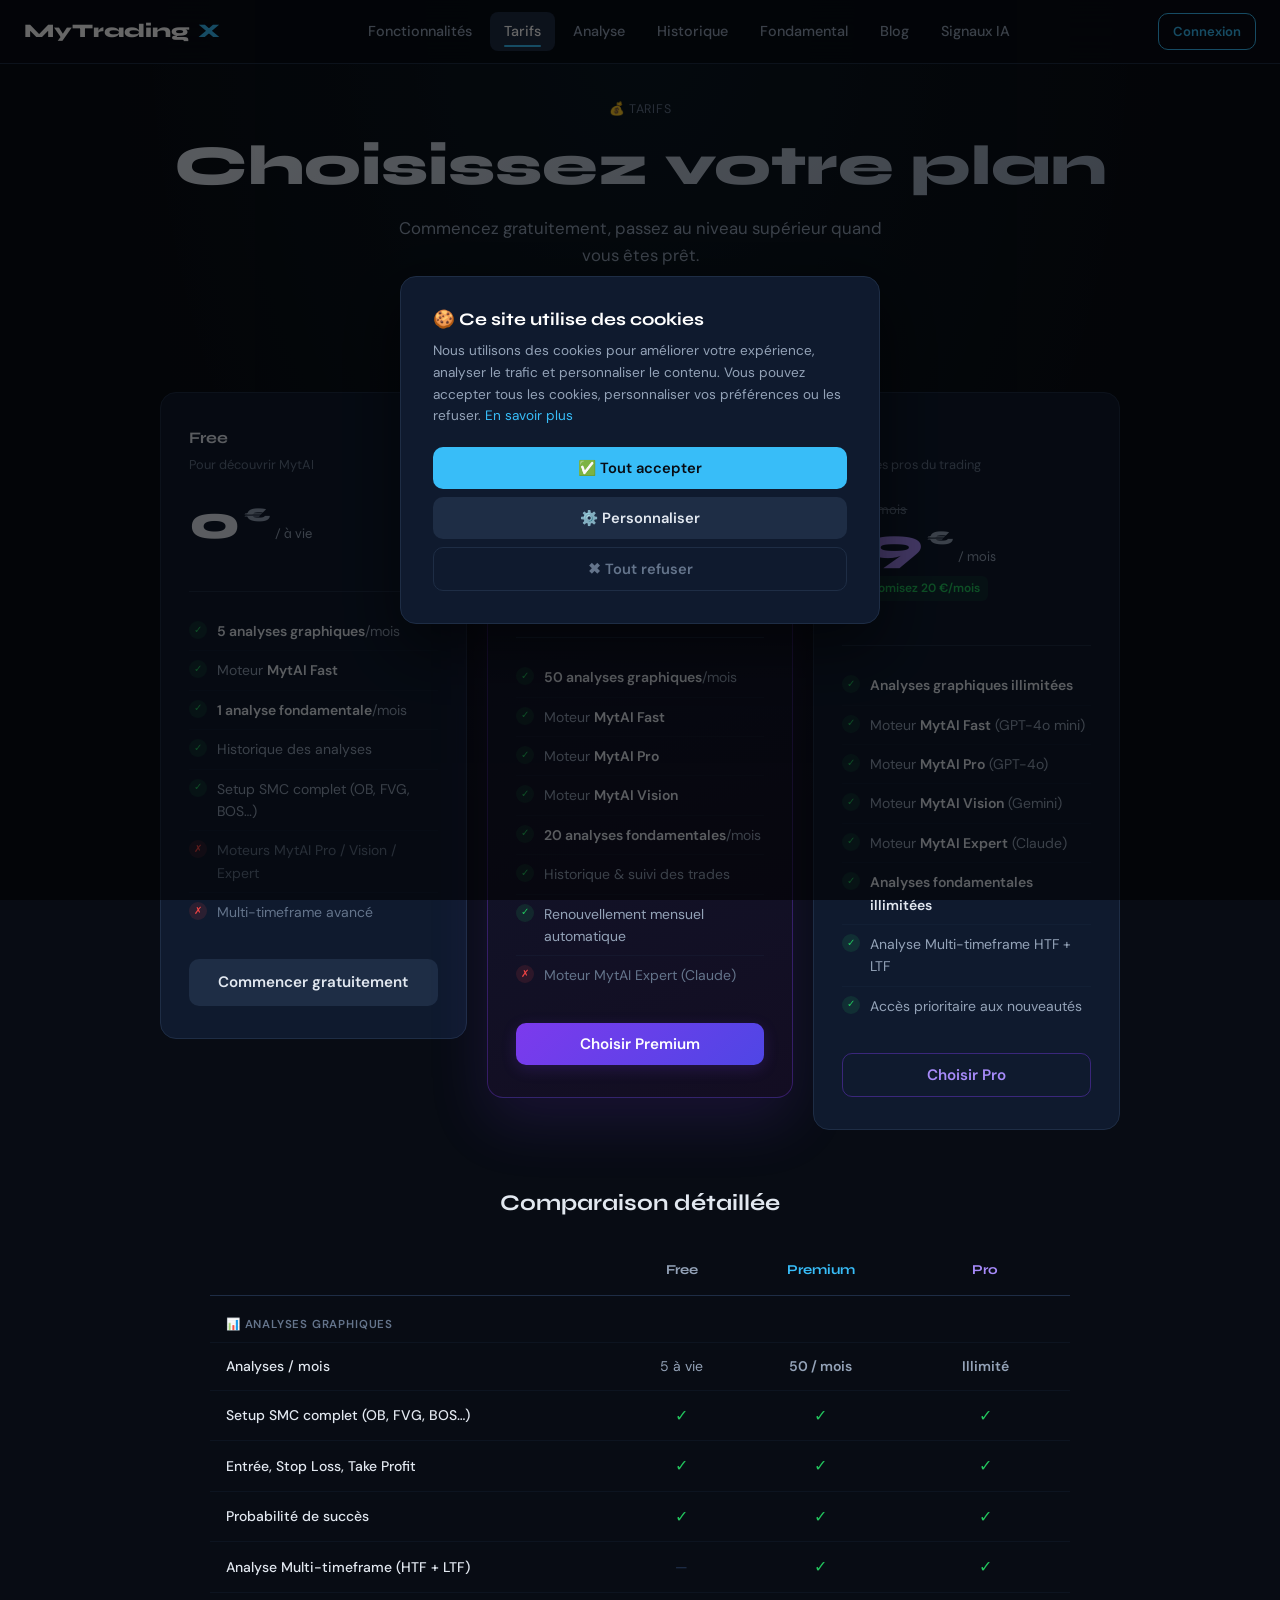
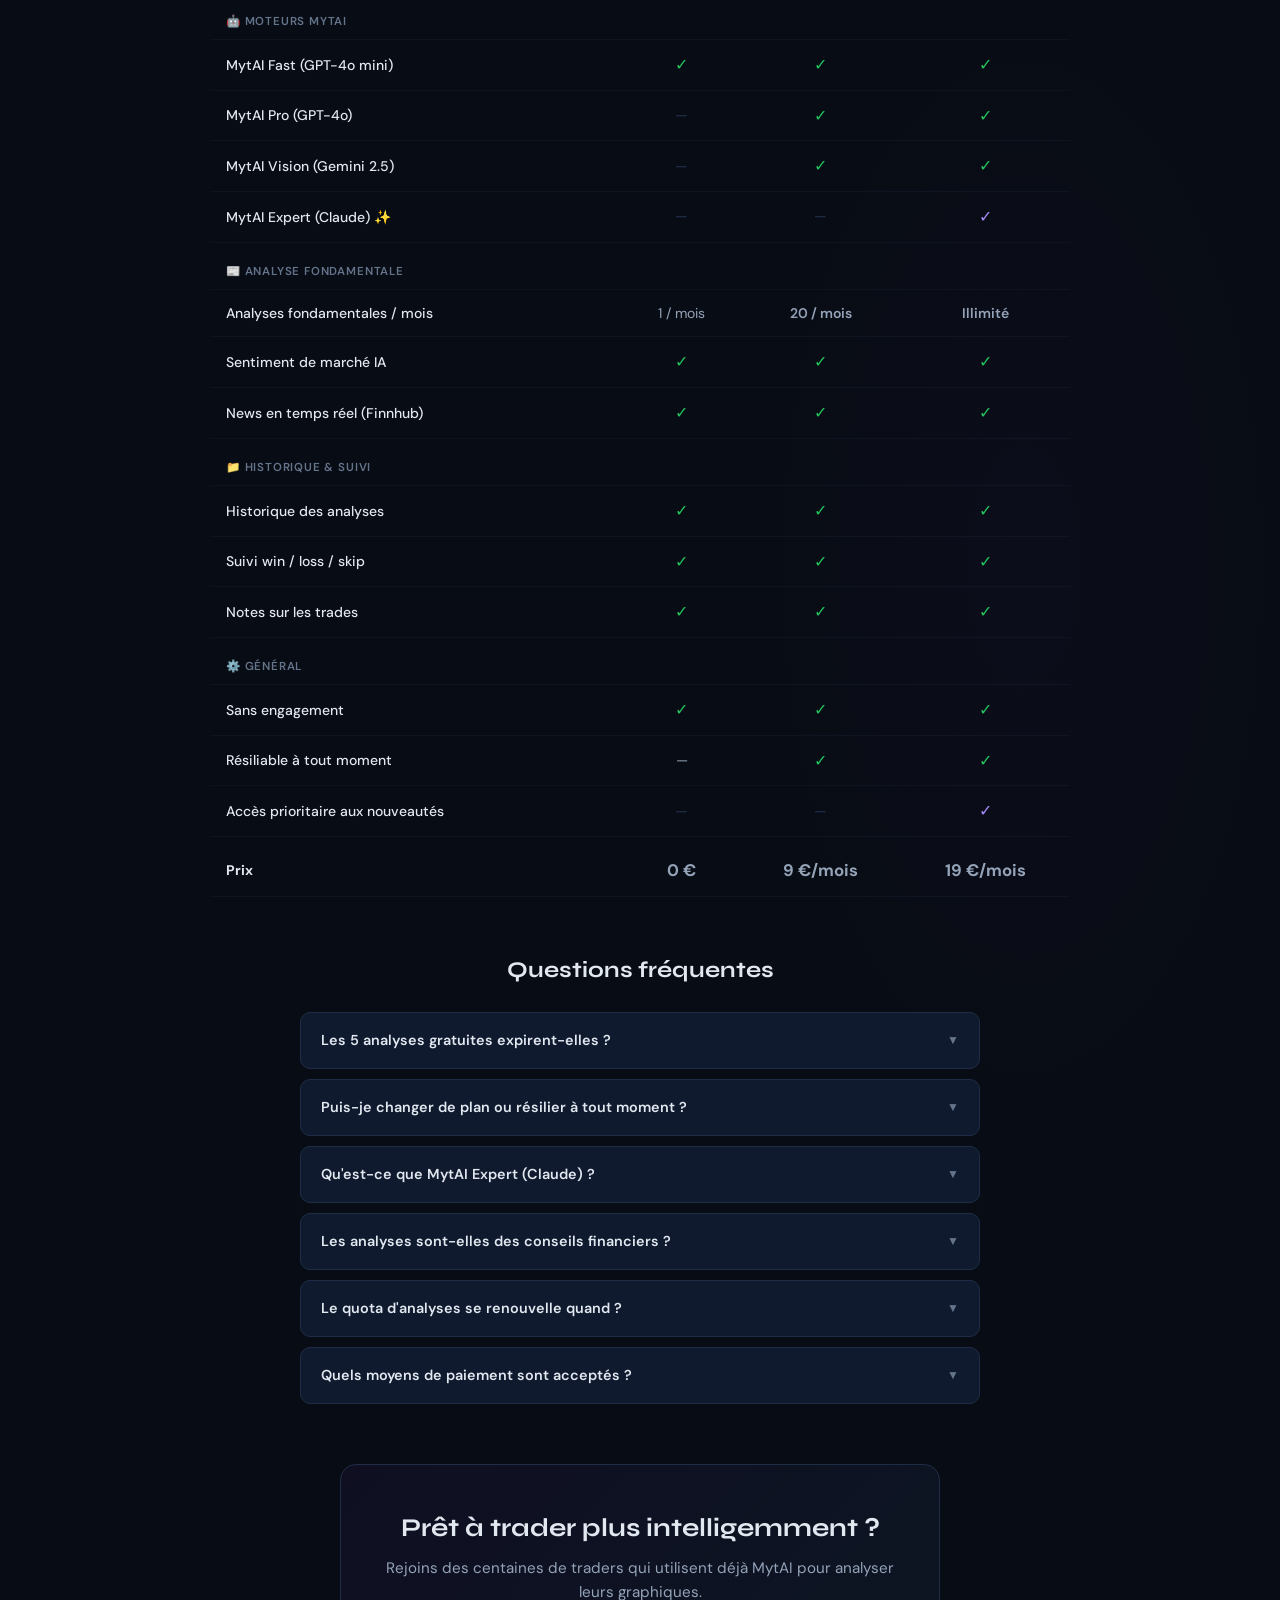
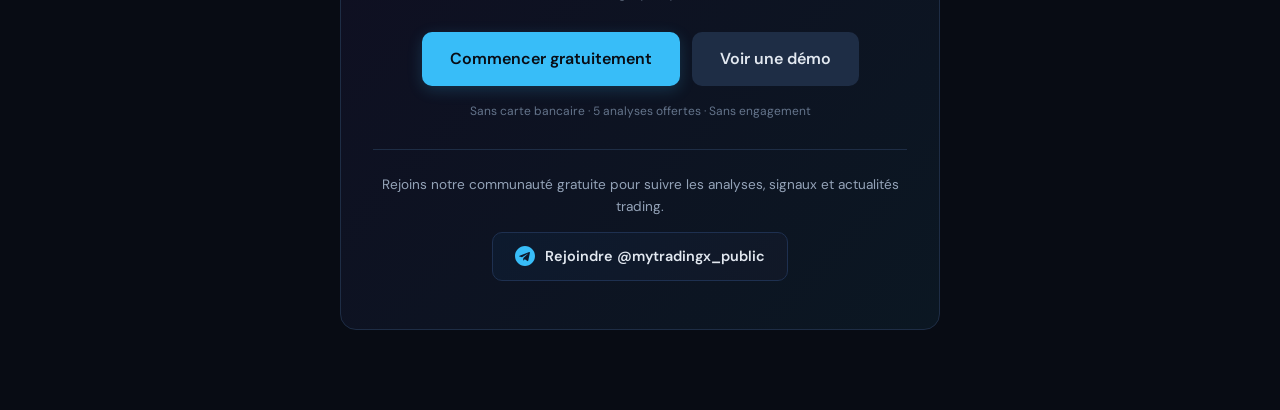
<file: tarifs.html>
<!DOCTYPE html>
<html lang="fr">
<head>
<meta charset="UTF-8">
<style>html{background:#080c14}</style>
<meta name="viewport" content="width=device-width, initial-scale=1.0">
<title>Tarifs — MyTradingX</title>
<meta name="description" content="Découvrez les plans MyTradingX : Free, Premium et Pro. Analysez vos graphiques de trading avec l'IA MytAI. 5 analyses gratuites à l'inscription, sans carte bancaire.">
<meta name="keywords" content="tarifs mytradingx, prix analyse trading IA, abonnement premium pro, plans mytradingx">
<meta name="author" content="MyTradingX">
<meta name="robots" content="index, follow">
<meta property="og:type" content="website">
<meta property="og:site_name" content="MyTradingX">
<meta property="og:title" content="Tarifs MyTradingX — Plans Free, Premium & Pro">
<meta property="og:description" content="Choisissez votre plan MyTradingX. 5 analyses gratuites à l'inscription, sans carte bancaire.">
<meta property="og:url" content="https://mytradingx.fr/tarifs.html">
<meta property="og:image" content="https://mytradingx.fr/faviconmtx.png">
<meta name="twitter:card" content="summary_large_image">
<meta name="twitter:title" content="Tarifs MyTradingX — Plans Free, Premium & Pro">
<meta name="twitter:description" content="Choisissez votre plan MyTradingX. 5 analyses gratuites à l'inscription, sans carte bancaire.">
<link rel="icon" type="image/png" href="faviconmtx.png">
<link rel="stylesheet" href="style.css">

<style>
/* ── Page layout ── */
.tarifs-page {
  padding: 100px 0 80px;
  background:
    radial-gradient(ellipse 70% 40% at 50% 0%, #38bdf812 0%, transparent 60%),
    radial-gradient(ellipse 40% 30% at 80% 60%, #7c3aed08 0%, transparent 50%);
}

/* ── Hero header ── */
.tarifs-hero {
  text-align: center;
  margin-bottom: 60px;
}
.tarifs-hero .section-label {
  justify-content: center;
  margin-bottom: 12px;
}
.tarifs-hero h1 {
  margin-bottom: 16px;
  background: linear-gradient(135deg, #e2e8f0 0%, #94a3b8 100%);
  -webkit-background-clip: text;
  -webkit-text-fill-color: transparent;
  background-clip: text;
}
.tarifs-hero p {
  font-size: 1.05rem;
  max-width: 500px;
  margin: 0 auto 24px;
  color: var(--muted2);
}
.launch-badge {
  display: inline-flex;
  align-items: center;
  gap: 8px;
  background: #7c3aed18;
  border: 1px solid #7c3aed44;
  border-radius: 30px;
  padding: 8px 18px;
  font-size: 0.82rem;
  color: #a78bfa;
  font-weight: 600;
}

/* ── Plans grid ── */
.plans-container {
  display: grid;
  grid-template-columns: repeat(3, 1fr);
  gap: 20px;
  max-width: 960px;
  margin: 0 auto 60px;
  align-items: start;
}

/* ── Plan card ── */
.plan-big-card {
  background: var(--card);
  border: 1px solid var(--border);
  border-radius: var(--radius-lg);
  padding: 32px 28px;
  position: relative;
  transition: all 0.3s ease;
  display: flex;
  flex-direction: column;
}
.plan-big-card:hover {
  border-color: var(--border2);
  transform: translateY(-4px);
  box-shadow: 0 20px 60px rgba(0,0,0,0.3);
}
.plan-big-card.popular {
  border-color: #7c3aed55;
  background: linear-gradient(160deg, #0f1a2e 0%, #130d22 100%);
  transform: translateY(-8px);
  box-shadow: 0 24px 60px rgba(124, 58, 237, 0.15);
}
.plan-big-card.popular:hover {
  transform: translateY(-12px);
  box-shadow: 0 32px 80px rgba(124, 58, 237, 0.25);
}

/* Badge populaire */
.popular-badge {
  display: none;
  position: absolute;
  top: -14px;
  left: 50%;
  transform: translateX(-50%);
  background: linear-gradient(135deg, #7c3aed, #4f46e5);
  color: white;
  font-size: 0.72rem;
  font-weight: 700;
  padding: 4px 16px;
  border-radius: 20px;
  white-space: nowrap;
  letter-spacing: 0.05em;
  text-transform: uppercase;
}
.plan-big-card.popular .popular-badge { display: block; }

/* Plan header */
.plan-name {
  font-family: 'Syne', sans-serif;
  font-size: 1rem;
  font-weight: 700;
  margin-bottom: 4px;
  color: var(--text);
}
.plan-big-card.popular .plan-name { color: #a78bfa; }

.plan-tagline {
  font-size: 0.8rem;
  color: var(--muted);
  margin-bottom: 24px;
}

/* Pricing */
.plan-pricing {
  margin-bottom: 24px;
}
.plan-old-price {
  font-size: 0.82rem;
  color: var(--muted);
  text-decoration: line-through;
  margin-bottom: 2px;
}
.plan-price {
  font-family: 'Syne', sans-serif;
  font-weight: 800;
  line-height: 1;
  display: flex;
  align-items: baseline;
  gap: 4px;
}
.plan-price .amount {
  font-size: 3rem;
}
.plan-price .currency {
  font-size: 1.2rem;
  color: var(--muted2);
  align-self: flex-start;
  margin-top: 6px;
}
.plan-price .period {
  font-size: 0.85rem;
  color: var(--muted2);
  font-weight: 400;
}
.plan-big-card:not(.popular) .plan-price .amount { color: var(--accent); }
.plan-big-card.popular .plan-price .amount { color: #a78bfa; }
.plan-big-card:first-child .plan-price .amount { color: var(--text); }

.plan-economy-tag {
  display: inline-block;
  background: #22c55e18;
  color: var(--accent3);
  border-radius: 6px;
  font-size: 0.75rem;
  font-weight: 600;
  padding: 3px 8px;
  margin-top: 6px;
}

/* Divider */
.plan-divider {
  border: none;
  border-top: 1px solid var(--border);
  margin: 20px 0;
}

/* Features list */
.plan-features-list {
  list-style: none;
  padding: 0;
  margin: 0 0 28px;
  flex: 1;
}
.plan-features-list li {
  display: flex;
  align-items: flex-start;
  gap: 10px;
  padding: 8px 0;
  font-size: 0.875rem;
  color: var(--muted2);
  border-bottom: 1px solid #1e2d4540;
}
.plan-features-list li:last-child { border-bottom: none; }
.feat-icon {
  width: 18px;
  height: 18px;
  border-radius: 50%;
  display: inline-flex;
  align-items: center;
  justify-content: center;
  font-size: 0.65rem;
  flex-shrink: 0;
  margin-top: 1px;
}
.feat-icon.yes {
  background: #22c55e20;
  color: var(--accent3);
}
.feat-icon.no {
  background: #ef444420;
  color: var(--danger);
}
.feat-highlight {
  color: var(--text);
  font-weight: 600;
}

/* CTA Button */
.plan-cta { margin-top: auto; }

/* ── Comparison table ── */
.comparison-section {
  max-width: 860px;
  margin: 0 auto 60px;
}
.comparison-section h2 {
  text-align: center;
  margin-bottom: 28px;
  font-size: 1.4rem;
}
.comparison-table {
  width: 100%;
  border-collapse: collapse;
  font-size: 0.875rem;
}
.comparison-table thead th {
  padding: 14px 16px;
  text-align: center;
  font-family: 'Syne', sans-serif;
  font-weight: 700;
  font-size: 0.85rem;
  border-bottom: 1px solid var(--border);
  color: var(--muted2);
}
.comparison-table thead th:first-child {
  text-align: left;
  color: var(--muted);
  font-weight: 500;
}
.comparison-table thead th.col-free { color: var(--muted2); }
.comparison-table thead th.col-premium { color: var(--accent); }
.comparison-table thead th.col-pro { color: #a78bfa; }

.comparison-table tbody tr {
  border-bottom: 1px solid #1e2d4540;
  transition: background 0.15s;
}
.comparison-table tbody tr:hover { background: #38bdf805; }
.comparison-table tbody tr.section-row td {
  padding: 20px 16px 8px;
  font-size: 0.72rem;
  text-transform: uppercase;
  letter-spacing: 0.07em;
  color: var(--muted);
  font-weight: 600;
  border-bottom: none;
}
.comparison-table tbody td {
  padding: 12px 16px;
  text-align: center;
  color: var(--muted2);
}
.comparison-table tbody td:first-child {
  text-align: left;
  color: var(--text);
  font-weight: 500;
}
.check { color: var(--accent3); font-size: 1rem; }
.check-pro { color: #a78bfa; font-size: 1rem; }
.cross { color: var(--border2); font-size: 0.9rem; }
.val-free { color: var(--muted2); }
.val-premium { color: var(--accent); font-weight: 600; }
.val-pro { color: #a78bfa; font-weight: 600; }

/* ── FAQ ── */
.faq-section {
  max-width: 680px;
  margin: 0 auto 60px;
}
.faq-section h2 {
  text-align: center;
  margin-bottom: 28px;
  font-size: 1.4rem;
}
.faq-item {
  background: var(--card);
  border: 1px solid var(--border);
  border-radius: var(--radius);
  margin-bottom: 10px;
  overflow: hidden;
}
.faq-question {
  padding: 16px 20px;
  cursor: pointer;
  display: flex;
  align-items: center;
  justify-content: space-between;
  gap: 12px;
  font-weight: 600;
  font-size: 0.9rem;
  color: var(--text);
  transition: color 0.2s;
  user-select: none;
}
.faq-question:hover { color: var(--accent); }
.faq-arrow {
  color: var(--muted);
  font-size: 0.75rem;
  transition: transform 0.25s ease;
  flex-shrink: 0;
}
.faq-item.open .faq-arrow { transform: rotate(180deg); color: var(--accent); }
.faq-answer {
  display: none;
  padding: 0 20px 16px;
  font-size: 0.875rem;
  color: var(--muted2);
  line-height: 1.7;
  border-top: 1px solid var(--border);
}
.faq-item.open .faq-answer { display: block; }

/* ── Bottom CTA ── */
.bottom-cta {
  text-align: center;
  background: linear-gradient(135deg, #7c3aed10, #38bdf810);
  border: 1px solid var(--border);
  border-radius: var(--radius-lg);
  padding: 48px 32px;
  max-width: 600px;
  margin: 0 auto;
}
.bottom-cta h2 { margin-bottom: 12px; font-size: 1.6rem; }
.bottom-cta p  { margin-bottom: 28px; font-size: 0.95rem; }
.bottom-cta-btns { display: flex; gap: 12px; justify-content: center; flex-wrap: wrap; }

/* ── Responsive ── */
@media (max-width: 860px) {
  .plans-container { grid-template-columns: 1fr; max-width: 420px; }
  .plan-big-card.popular { transform: none; }
  .plan-big-card.popular:hover { transform: translateY(-4px); }
  .comparison-section { overflow-x: auto; }
  .comparison-table { min-width: 520px; }
}
@media (max-width: 600px) {
  .tarifs-page { padding: 90px 0 60px; }
  .bottom-cta { padding: 32px 20px; }
}
</style>
<base target="_blank">
</head>
<body>

<nav>
  <a href="index.html" class="nav-logo">MyTrading<span>X</span></a>
  <div class="nav-links">
    <a href="index.html#features">Fonctionnalités</a>
    <a href="index.html#pricing" class="active">Tarifs</a>
    <a href="analyse.html">Analyse</a>
    <a href="historique.html">Historique</a>
    <a href="fondamental.html">Fondamental</a>
    <a href="blog.html">Blog</a>
    <a href="signaux.html">Signaux IA</a>
  </div>
  <div class="nav-right">
    <span id="navUser" class="nav-user hidden"></span>
    <span id="navPlan" class="nav-plan hidden"></span>
    <a href="dashboard.html" id="navDashboard" class="btn btn-secondary btn-sm hidden">Dashboard</a>
    <a href="login.html" id="navLogin" class="btn btn-outline btn-sm">Connexion</a>
    <button onclick="logout()" id="navLogout" class="btn btn-secondary btn-sm hidden">Déconnexion</button>
  </div>
</nav>

<div class="tarifs-page">
  <div class="container">

    <!-- ── Hero ── -->
    <div class="tarifs-hero">
      <div class="section-label">💰 Tarifs</div>
      <h1>Choisissez votre plan</h1>
      <p>Commencez gratuitement, passez au niveau supérieur quand vous êtes prêt.</p>
      <div class="launch-badge">
        🎉 Prix de lancement — Offre limitée aux 50 premiers abonnés
      </div>
    </div>

    <!-- ── Plans cards ── -->
    <div class="plans-container">

      <!-- FREE -->
      <div class="plan-big-card">
        <div class="plan-name">Free</div>
        <div class="plan-tagline">Pour découvrir MytAI</div>
        <div class="plan-pricing">
          <div class="plan-price">
            <span class="amount">0</span>
            <span class="currency">€</span>
            <span class="period">/ à vie</span>
          </div>
        </div>
        <hr class="plan-divider">
        <ul class="plan-features-list">
          <li>
            <span class="feat-icon yes">✓</span>
            <span><span class="feat-highlight">5 analyses graphiques</span>/mois</span>
          </li>
          <li>
            <span class="feat-icon yes">✓</span>
            <span>Moteur <span class="feat-highlight">MytAI Fast</span></span>
          </li>
          <li>
            <span class="feat-icon yes">✓</span>
            <span><span class="feat-highlight">1 analyse fondamentale</span>/mois</span>
          </li>
          <li>
            <span class="feat-icon yes">✓</span>
            <span>Historique des analyses</span>
          </li>
          <li>
            <span class="feat-icon yes">✓</span>
            <span>Setup SMC complet (OB, FVG, BOS…)</span>
          </li>
          <li>
            <span class="feat-icon no">✗</span>
            <span style="color:var(--muted);">Moteurs MytAI Pro / Vision / Expert</span>
          </li>
          <li>
            <span class="feat-icon no">✗</span>
            <span style="color:var(--muted);">Multi-timeframe avancé</span>
          </li>
        </ul>
        <div class="plan-cta">
          <a href="login.html?tab=register" class="btn btn-secondary btn-full" id="ctaFree">Commencer gratuitement</a>
        </div>
      </div>

      <!-- PREMIUM -->
      <div class="plan-big-card popular">
        <div class="popular-badge">⭐ Le plus populaire</div>
        <div class="plan-name">Premium</div>
        <div class="plan-tagline">Pour les traders actifs</div>
        <div class="plan-pricing">
          <div class="plan-old-price">19 €/mois</div>
          <div class="plan-price">
            <span class="amount">9</span>
            <span class="currency">€</span>
            <span class="period">/ mois</span>
          </div>
          <div class="plan-economy-tag">Économisez 10 €/mois</div>
        </div>
        <hr class="plan-divider">
        <ul class="plan-features-list">
          <li>
            <span class="feat-icon yes">✓</span>
            <span><span class="feat-highlight">50 analyses graphiques</span>/mois</span>
          </li>
          <li>
            <span class="feat-icon yes">✓</span>
            <span>Moteur <span class="feat-highlight">MytAI Fast</span></span>
          </li>
          <li>
            <span class="feat-icon yes">✓</span>
            <span>Moteur <span class="feat-highlight">MytAI Pro</span></span>
          </li>
          <li>
            <span class="feat-icon yes">✓</span>
            <span>Moteur <span class="feat-highlight">MytAI Vision</span></span>
          </li>
          <li>
            <span class="feat-icon yes">✓</span>
            <span><span class="feat-highlight">20 analyses fondamentales</span>/mois</span>
          </li>
          <li>
            <span class="feat-icon yes">✓</span>
            <span>Historique & suivi des trades</span>
          </li>
          <li>
            <span class="feat-icon yes">✓</span>
            <span>Renouvellement mensuel automatique</span>
          </li>
          <li>
            <span class="feat-icon no">✗</span>
            <span style="color:var(--muted);">Moteur MytAI Expert (Claude)</span>
          </li>
        </ul>
        <div class="plan-cta">
          <button class="btn btn-pro btn-full" id="ctaPremium" onclick="subscribePlan('premium')">Choisir Premium</button>
        </div>
      </div>

      <!-- PRO -->
      <div class="plan-big-card">
        <div class="plan-name" style="color:#a78bfa;">Pro</div>
        <div class="plan-tagline">Pour les pros du trading</div>
        <div class="plan-pricing">
          <div class="plan-old-price">39 €/mois</div>
          <div class="plan-price">
            <span class="amount" style="color:#a78bfa;">19</span>
            <span class="currency">€</span>
            <span class="period">/ mois</span>
          </div>
          <div class="plan-economy-tag">Économisez 20 €/mois</div>
        </div>
        <hr class="plan-divider">
        <ul class="plan-features-list">
          <li>
            <span class="feat-icon yes">✓</span>
            <span><span class="feat-highlight">Analyses graphiques illimitées</span></span>
          </li>
          <li>
            <span class="feat-icon yes">✓</span>
            <span>Moteur <span class="feat-highlight">MytAI Fast</span> (GPT-4o mini)</span>
          </li>
          <li>
            <span class="feat-icon yes">✓</span>
            <span>Moteur <span class="feat-highlight">MytAI Pro</span> (GPT-4o)</span>
          </li>
          <li>
            <span class="feat-icon yes">✓</span>
            <span>Moteur <span class="feat-highlight">MytAI Vision</span> (Gemini)</span>
          </li>
          <li>
            <span class="feat-icon yes">✓</span>
            <span>Moteur <span class="feat-highlight">MytAI Expert</span> (Claude) </span>
          </li>
          <li>
            <span class="feat-icon yes">✓</span>
            <span><span class="feat-highlight">Analyses fondamentales illimitées</span></span>
          </li>
          <li>
            <span class="feat-icon yes">✓</span>
            <span>Analyse Multi-timeframe HTF + LTF</span>
          </li>
          <li>
            <span class="feat-icon yes">✓</span>
            <span>Accès prioritaire aux nouveautés</span>
          </li>
        </ul>
        <div class="plan-cta">
          <button class="btn btn-outline btn-full" id="ctaPro" onclick="subscribePlan('pro')" style="border-color:#7c3aed66;color:#a78bfa;">Choisir Pro</button>
        </div>
      </div>

    </div>

    <!-- ── Comparison table ── -->
    <div class="comparison-section">
      <h2>Comparaison détaillée</h2>
      <table class="comparison-table">
        <thead>
          <tr>
            <th></th>
            <th class="col-free">Free</th>
            <th class="col-premium">Premium</th>
            <th class="col-pro">Pro</th>
          </tr>
        </thead>
        <tbody>
          <tr class="section-row"><td colspan="4">📊 Analyses graphiques</td></tr>
          <tr>
            <td>Analyses / mois</td>
            <td class="val-free">5 à vie</td>
            <td class="val-premium">50 / mois</td>
            <td class="val-pro">Illimité</td>
          </tr>
          <tr>
            <td>Setup SMC complet (OB, FVG, BOS…)</td>
            <td><span class="check">✓</span></td>
            <td><span class="check">✓</span></td>
            <td><span class="check">✓</span></td>
          </tr>
          <tr>
            <td>Entrée, Stop Loss, Take Profit</td>
            <td><span class="check">✓</span></td>
            <td><span class="check">✓</span></td>
            <td><span class="check">✓</span></td>
          </tr>
          <tr>
            <td>Probabilité de succès</td>
            <td><span class="check">✓</span></td>
            <td><span class="check">✓</span></td>
            <td><span class="check">✓</span></td>
          </tr>
          <tr>
            <td>Analyse Multi-timeframe (HTF + LTF)</td>
            <td><span class="cross">—</span></td>
            <td><span class="check">✓</span></td>
            <td><span class="check">✓</span></td>
          </tr>

          <tr class="section-row"><td colspan="4">🤖 Moteurs MytAI</td></tr>
          <tr>
            <td>MytAI Fast (GPT-4o mini)</td>
            <td><span class="check">✓</span></td>
            <td><span class="check">✓</span></td>
            <td><span class="check">✓</span></td>
          </tr>
          <tr>
            <td>MytAI Pro (GPT-4o)</td>
            <td><span class="cross">—</span></td>
            <td><span class="check">✓</span></td>
            <td><span class="check">✓</span></td>
          </tr>
          <tr>
            <td>MytAI Vision (Gemini 2.5)</td>
            <td><span class="cross">—</span></td>
            <td><span class="check">✓</span></td>
            <td><span class="check">✓</span></td>
          </tr>
          <tr>
            <td>MytAI Expert (Claude) ✨</td>
            <td><span class="cross">—</span></td>
            <td><span class="cross">—</span></td>
            <td><span class="check-pro">✓</span></td>
          </tr>

          <tr class="section-row"><td colspan="4">📰 Analyse fondamentale</td></tr>
          <tr>
            <td>Analyses fondamentales / mois</td>
            <td class="val-free">1 / mois</td>
            <td class="val-premium">20 / mois</td>
            <td class="val-pro">Illimité</td>
          </tr>
          <tr>
            <td>Sentiment de marché IA</td>
            <td><span class="check">✓</span></td>
            <td><span class="check">✓</span></td>
            <td><span class="check">✓</span></td>
          </tr>
          <tr>
            <td>News en temps réel (Finnhub)</td>
            <td><span class="check">✓</span></td>
            <td><span class="check">✓</span></td>
            <td><span class="check">✓</span></td>
          </tr>

          <tr class="section-row"><td colspan="4">📁 Historique & suivi</td></tr>
          <tr>
            <td>Historique des analyses</td>
            <td><span class="check">✓</span></td>
            <td><span class="check">✓</span></td>
            <td><span class="check">✓</span></td>
          </tr>
          <tr>
            <td>Suivi win / loss / skip</td>
            <td><span class="check">✓</span></td>
            <td><span class="check">✓</span></td>
            <td><span class="check">✓</span></td>
          </tr>
          <tr>
            <td>Notes sur les trades</td>
            <td><span class="check">✓</span></td>
            <td><span class="check">✓</span></td>
            <td><span class="check">✓</span></td>
          </tr>

          <tr class="section-row"><td colspan="4">⚙️ Général</td></tr>
          <tr>
            <td>Sans engagement</td>
            <td><span class="check">✓</span></td>
            <td><span class="check">✓</span></td>
            <td><span class="check">✓</span></td>
          </tr>
          <tr>
            <td>Résiliable à tout moment</td>
            <td>—</td>
            <td><span class="check">✓</span></td>
            <td><span class="check">✓</span></td>
          </tr>
          <tr>
            <td>Accès prioritaire aux nouveautés</td>
            <td><span class="cross">—</span></td>
            <td><span class="cross">—</span></td>
            <td><span class="check-pro">✓</span></td>
          </tr>

          <tr>
            <td style="padding-top:20px;"><strong>Prix</strong></td>
            <td class="val-free" style="padding-top:20px;font-size:1.05rem;font-weight:700;">0 €</td>
            <td class="val-premium" style="padding-top:20px;font-size:1.05rem;font-weight:700;">9 €/mois</td>
            <td class="val-pro" style="padding-top:20px;font-size:1.05rem;font-weight:700;">19 €/mois</td>
          </tr>
        </tbody>
      </table>
    </div>

    <!-- ── FAQ ── -->
    <div class="faq-section">
      <h2>Questions fréquentes</h2>

      <div class="faq-item">
        <div class="faq-question" onclick="toggleFaq(this)">
          Les 5 analyses gratuites expirent-elles ?
          <span class="faq-arrow">▼</span>
        </div>
        <div class="faq-answer">
          Non, les 5 analyses offertes à l'inscription ne expirent jamais. Tu peux les utiliser quand tu veux, sans limite de temps. Aucune carte bancaire n'est requise pour créer ton compte Free.
        </div>
      </div>

      <div class="faq-item">
        <div class="faq-question" onclick="toggleFaq(this)">
          Puis-je changer de plan ou résilier à tout moment ?
          <span class="faq-arrow">▼</span>
        </div>
        <div class="faq-answer">
          Oui, sans engagement. Tu peux résilier ton abonnement à tout moment depuis ton Dashboard. Ton accès reste actif jusqu'à la fin de la période déjà payée.
        </div>
      </div>

      <div class="faq-item">
        <div class="faq-question" onclick="toggleFaq(this)">
          Qu'est-ce que MytAI Expert (Claude) ?
          <span class="faq-arrow">▼</span>
        </div>
        <div class="faq-answer">
          MytAI Expert est notre moteur le plus puissant, basé sur Claude d'Anthropic. Il offre des analyses plus détaillées, une meilleure compréhension des contextes complexes et des explications plus approfondies des setups SMC. Disponible uniquement dans le plan Pro.
        </div>
      </div>

      <div class="faq-item">
        <div class="faq-question" onclick="toggleFaq(this)">
          Les analyses sont-elles des conseils financiers ?
          <span class="faq-arrow">▼</span>
        </div>
        <div class="faq-answer">
          Non. Les analyses fournies par MyTradingX sont générées par une IA à partir de vos graphiques et sont fournies à titre éducatif et informatif uniquement. Elles ne constituent pas des conseils en investissement. Le trading comporte des risques — tradez toujours de manière responsable.
        </div>
      </div>

      <div class="faq-item">
        <div class="faq-question" onclick="toggleFaq(this)">
          Le quota d'analyses se renouvelle quand ?
          <span class="faq-arrow">▼</span>
        </div>
        <div class="faq-answer">
          Pour les plans Premium et Pro, le compteur d'analyses est réinitialisé automatiquement chaque mois à la date anniversaire de votre abonnement. Les analyses non utilisées ne sont pas reportées au mois suivant.
        </div>
      </div>

      <div class="faq-item">
        <div class="faq-question" onclick="toggleFaq(this)">
          Quels moyens de paiement sont acceptés ?
          <span class="faq-arrow">▼</span>
        </div>
        <div class="faq-answer">
          Les paiements sont sécurisés via Stripe. Nous acceptons toutes les cartes bancaires (Visa, Mastercard, American Express), ainsi qu'Apple Pay et Google Pay selon votre navigateur.
        </div>
      </div>

    </div>

    <!-- ── Bottom CTA ── -->
    <div class="bottom-cta">
      <h2>Prêt à trader plus intelligemment ?</h2>
      <p>Rejoins des centaines de traders qui utilisent déjà MytAI pour analyser leurs graphiques.</p>
      <div class="bottom-cta-btns">
        <a href="login.html?tab=register" class="btn btn-primary btn-lg">Commencer gratuitement</a>
        <a href="analyse.html" class="btn btn-secondary btn-lg">Voir une démo</a>
      </div>
      <p style="font-size:0.75rem;margin-top:16px;color:var(--muted);">Sans carte bancaire · 5 analyses offertes · Sans engagement</p>

      <!-- Telegram community -->
      <div style="margin-top:28px;padding-top:24px;border-top:1px solid var(--border);">
        <p style="font-size:0.85rem;margin-bottom:14px;color:var(--muted2);">Rejoins notre communauté gratuite pour suivre les analyses, signaux et actualités trading.</p>
        <a href="https://t.me/mytradingx_public" target="_blank" rel="noopener"
           style="display:inline-flex;align-items:center;gap:10px;padding:12px 22px;border-radius:10px;background:linear-gradient(135deg,#0d1a2e,#111827);border:1px solid #1e3050;color:#e2e8f0;font-weight:600;font-size:0.9rem;text-decoration:none;transition:all 0.2s;"
           onmouseover="this.style.borderColor='#38bdf8';this.style.color='#38bdf8';"
           onmouseout="this.style.borderColor='#1e3050';this.style.color='#e2e8f0';">
          <svg width="20" height="20" viewBox="0 0 24 24" fill="#38bdf8"><path d="M12 0C5.373 0 0 5.373 0 12s5.373 12 12 12 12-5.373 12-12S18.627 0 12 0zm5.894 8.221-1.97 9.28c-.145.658-.537.818-1.084.508l-3-2.21-1.447 1.394c-.16.16-.295.295-.605.295l.213-3.053 5.56-5.023c.242-.213-.054-.333-.373-.12l-6.871 4.326-2.962-.924c-.643-.204-.657-.643.136-.953l11.57-4.461c.537-.194 1.006.131.833.941z"/></svg>
          Rejoindre @mytradingx_public
        </a>
      </div>
    </div>

  </div>
</div>

<!-- ── Upgrade Modal (si déjà connecté) ── -->
<div id="upgradeModal" class="modal-overlay">
  <div class="modal-box" style="max-width:560px;">
    <h2>Passez à la version supérieure</h2>
    <div style="background:#7c3aed15;border:1px solid #7c3aed33;border-radius:8px;padding:8px 14px;margin:12px 0;font-size:0.82em;color:#a78bfa;">
      🎉 <strong>Prix de lancement</strong> — Offre limitée aux 50 premiers abonnés
    </div>
    <div class="plans-grid">
      <div class="plan-card">
        <div style="font-weight:700;margin-bottom:4px;">Premium</div>
        <div class="plan-price-old">19€/mois</div>
        <div class="price" style="font-family:'Syne',sans-serif;font-size:1.8em;font-weight:800;color:var(--accent);">9€<span style="font-size:0.5em;color:var(--muted2);">/mois</span></div>
        <div class="plan-economy">Économisez 10€/mois</div>
        <ul><li>50 analyses/mois</li><li>MytAI Fast, Pro, Vision</li></ul>
        <button class="btn btn-outline btn-full" onclick="subscribe('premium')">Choisir Premium</button>
      </div>
      <div class="plan-card popular">
        <div style="font-weight:700;margin-bottom:4px;color:#a78bfa;">⭐ Pro</div>
        <div class="plan-price-old">39€/mois</div>
        <div class="price" style="font-family:'Syne',sans-serif;font-size:1.8em;font-weight:800;color:#a78bfa;">19€<span style="font-size:0.5em;color:var(--muted2);">/mois</span></div>
        <div class="plan-economy">Économisez 20€/mois</div>
        <ul><li>Analyses illimitées</li><li>MytAI Fast, Pro, Vision, Expert</li><li>Analyse Fondamentale</li></ul>
        <button class="btn btn-pro btn-full" onclick="subscribe('pro')">Choisir Pro</button>
      </div>
    </div>
    <p style="font-size:0.72em;color:var(--muted);text-align:center;margin-top:8px;">Sans engagement · Résiliable à tout moment</p>
    <button class="btn btn-secondary btn-full mt-4" onclick="closeUpgradeModal()">Fermer</button>
  </div>
</div>

<script src="auth.js"></script>
<script>
document.addEventListener("DOMContentLoaded", function() {
  initNav();
  checkPaymentReturn();

  var user = getUser();

  // Adapter les boutons selon l'état de connexion et le plan actuel
  if (user) {
    var plan = user.plan;

    // Bouton Free → vers dashboard si déjà connecté
    var ctaFree = document.getElementById("ctaFree");
    if (ctaFree) {
      ctaFree.textContent = "Mon compte";
      ctaFree.href = "dashboard.html";
    }

    // Boutons Premium / Pro
    var ctaPremium = document.getElementById("ctaPremium");
    var ctaPro     = document.getElementById("ctaPro");

    if (plan === "premium") {
      if (ctaPremium) { ctaPremium.textContent = "✓ Plan actuel"; ctaPremium.disabled = true; ctaPremium.style.opacity = "0.5"; ctaPremium.style.cursor = "not-allowed"; }
    }
    if (plan === "pro") {
      if (ctaPro) { ctaPro.textContent = "✓ Plan actuel"; ctaPro.disabled = true; ctaPro.style.opacity = "0.5"; ctaPro.style.cursor = "not-allowed"; }
      if (ctaPremium) { ctaPremium.textContent = "Déjà Pro"; ctaPremium.disabled = true; ctaPremium.style.opacity = "0.4"; ctaPremium.style.cursor = "not-allowed"; }
    }
  }
});

function subscribePlan(plan) {
  var user = getUser();
  if (!user) {
    window.location.href = "login.html?tab=register";
    return;
  }
  subscribe(plan);
}

function toggleFaq(questionEl) {
  var item = questionEl.closest(".faq-item");
  // Fermer les autres
  document.querySelectorAll(".faq-item.open").forEach(function(el) {
    if (el !== item) el.classList.remove("open");
  });
  item.classList.toggle("open");
}
</script>
</body>
</html>
</file>
<file: style.css>
/* ── Google Fonts ── */
@import url('https://fonts.googleapis.com/css2?family=Syne:wght@400;600;700;800&family=DM+Sans:wght@300;400;500;600&display=swap');

/* ── Variables ── */
:root {
  --bg:        #080c14;
  --bg2:       #0d1422;
  --bg3:       #111827;
  --card:      #0f1a2e;
  --border:    #1e2d45;
  --border2:   #243552;
  --accent:    #38bdf8;
  --accent2:   #7c3aed;
  --accent3:   #22c55e;
  --text:      #e2e8f0;
  --muted:     #64748b;
  --muted2:    #94a3b8;
  --danger:    #ef4444;
  --warning:   #f97316;
  --gold:      #f59e0b;
  --radius:    10px;
  --radius-lg: 16px;
}

/* ── Animations ── */
@keyframes fadeIn {
  from { opacity: 0; }
  to   { opacity: 1; }
}
@keyframes fadeInUp {
  from { opacity: 0; transform: translateY(20px); }
  to   { opacity: 1; transform: translateY(0); }
}
@keyframes slideInLeft {
  from { opacity: 0; transform: translateX(-30px); }
  to   { opacity: 1; transform: translateX(0); }
}
@keyframes slideInRight {
  from { opacity: 0; transform: translateX(30px); }
  to   { opacity: 1; transform: translateX(0); }
}
@keyframes scaleIn {
  from { opacity: 0; transform: scale(0.95); }
  to   { opacity: 1; transform: scale(1); }
}
@keyframes pulse {
  0%, 100% { opacity: 1; box-shadow: 0 0 0 0 #38bdf840; }
  50%      { opacity: 0.5; box-shadow: 0 0 0 6px transparent; }
}
@keyframes float {
  0%, 100% { transform: translateY(0); }
  50%      { transform: translateY(-6px); }
}
@keyframes shimmer {
  0%   { background-position: -200% 0; }
  100% { background-position: 200% 0; }
}
@keyframes glowPulse {
  0%, 100% { box-shadow: 0 0 20px #38bdf810; }
  50%      { box-shadow: 0 0 40px #38bdf820; }
}
@keyframes spin {
  to { transform: rotate(360deg); }
}

/* ── Reset ── */
*, *::before, *::after { box-sizing: border-box; margin: 0; padding: 0; }
html { scroll-behavior: smooth; }
body {
  font-family: 'DM Sans', sans-serif;
  background: var(--bg);
  color: var(--text);
  min-height: 100vh;
  line-height: 1.6;
  -webkit-font-smoothing: antialiased;
}

/* ── Typography ── */
h1, h2, h3, h4 { font-family: 'Syne', sans-serif; line-height: 1.2; }
h1 { font-size: clamp(2rem, 5vw, 3.5rem); font-weight: 800; }
h2 { font-size: clamp(1.5rem, 3vw, 2.2rem); font-weight: 700; }
h3 { font-size: 1.2rem; font-weight: 600; }
p  { color: var(--muted2); }

/* ── Navigation ── */
nav {
  position: fixed; top: 0; left: 0; right: 0; z-index: 100;
  background: rgba(8, 12, 20, 0.85);
  backdrop-filter: blur(20px);
  border-bottom: 1px solid var(--border);
  padding: 0 24px;
  height: 64px;
  display: flex; align-items: center; justify-content: space-between;
  animation: fadeIn 0.5s ease both;
}
.nav-logo {
  font-family: 'Syne', sans-serif;
  font-weight: 800; font-size: 1.2rem;
  color: white; text-decoration: none;
  display: flex; align-items: center; gap: 8px;
  transition: all 0.3s;
}
.nav-logo:hover { text-shadow: 0 0 20px #38bdf850; }
.nav-logo span { color: var(--accent); }
.nav-links { display: flex; align-items: center; gap: 4px; }
.nav-links a {
  color: var(--muted2); text-decoration: none;
  padding: 8px 14px; border-radius: 8px;
  font-size: 0.9rem; font-weight: 500;
  transition: all 0.3s;
  position: relative;
}
.nav-links a::after {
  content: ''; position: absolute; bottom: 4px; left: 14px; right: 14px;
  height: 2px; background: var(--accent); border-radius: 2px;
  transform: scaleX(0); transition: transform 0.3s; transform-origin: center;
}
.nav-links a:hover, .nav-links a.active { color: white; background: var(--border); }
.nav-links a:hover::after, .nav-links a.active::after { transform: scaleX(1); }
.nav-right { display: flex; align-items: center; gap: 10px; }
.nav-user { font-size: 0.85rem; color: var(--muted2); }
.nav-plan {
  padding: 3px 10px; border-radius: 20px;
  font-size: 0.75rem; font-weight: 700;
}
.plan-free    { background: var(--border); color: var(--muted2); }
.plan-premium { background: #0369a122; color: #38bdf8; border: 1px solid #0369a144; }
.plan-pro     { background: #7c3aed22; color: #a78bfa; border: 1px solid #7c3aed44; }

/* ── Buttons ── */
.btn {
  display: inline-flex; align-items: center; justify-content: center; gap: 8px;
  padding: 11px 22px; border-radius: var(--radius);
  font-family: 'DM Sans', sans-serif; font-weight: 600; font-size: 0.95rem;
  cursor: pointer; border: none; transition: all 0.3s cubic-bezier(0.4, 0, 0.2, 1); text-decoration: none;
  white-space: nowrap; position: relative; overflow: hidden;
}
.btn::after {
  content: '';
  position: absolute; inset: 0;
  background: linear-gradient(90deg, transparent, rgba(255,255,255,0.1), transparent);
  transform: translateX(-100%);
  transition: transform 0.5s;
}
.btn:hover::after { transform: translateX(100%); }

.btn-primary   { background: var(--accent); color: #080c14; box-shadow: 0 4px 15px #38bdf830; }
.btn-primary:hover { background: #7dd3fc; transform: translateY(-2px) scale(1.02); box-shadow: 0 6px 25px #38bdf850; }
.btn-secondary { background: var(--border); color: var(--text); }
.btn-secondary:hover { background: var(--border2); transform: translateY(-1px); }
.btn-pro       { background: linear-gradient(135deg, var(--accent2), #4f46e5); color: white; box-shadow: 0 4px 15px #7c3aed30; }
.btn-pro:hover { opacity: 0.95; transform: translateY(-2px) scale(1.02); box-shadow: 0 6px 25px #7c3aed40; }
.btn-outline   { background: transparent; color: var(--accent); border: 1px solid var(--accent); }
.btn-outline:hover { background: var(--accent); color: #080c14; transform: translateY(-1px); }
.btn-danger    { background: transparent; color: var(--danger); border: 1px solid var(--danger)44; }
.btn-danger:hover { background: var(--danger)11; }
.btn-sm { padding: 7px 14px; font-size: 0.82rem; }
.btn-lg { padding: 14px 28px; font-size: 1rem; }
.btn-full { width: 100%; }

/* ── Cards ── */
.card {
  background: var(--card);
  border: 1px solid var(--border);
  border-radius: var(--radius-lg);
  padding: 24px;
  transition: all 0.3s cubic-bezier(0.4, 0, 0.2, 1);
}
.card:hover { border-color: var(--border2); transform: translateY(-2px); box-shadow: 0 10px 30px #00000030; }

/* ── Inputs ── */
input, select, textarea {
  width: 100%;
  background: var(--bg2);
  border: 1px solid var(--border);
  color: var(--text);
  padding: 11px 14px;
  border-radius: var(--radius);
  font-family: 'DM Sans', sans-serif;
  font-size: 0.95rem;
  transition: all 0.3s;
  outline: none;
}
input:focus, select:focus, textarea:focus { 
  border-color: var(--accent); 
  box-shadow: 0 0 0 3px #38bdf815;
}
input::placeholder, textarea::placeholder { color: var(--muted); }
select { cursor: pointer; }
select option { background: var(--bg3); }
label { display: block; font-size: 0.82rem; color: var(--muted); text-transform: uppercase; letter-spacing: 0.05em; margin-bottom: 6px; }

/* ── Form groups ── */
.form-group { margin-bottom: 14px; }
.form-row { display: flex; gap: 12px; }
.form-row .form-group { flex: 1; }

/* ── Badges ── */
.badge {
  display: inline-block; padding: 3px 10px;
  border-radius: 20px; font-size: 0.75em; font-weight: 700;
}
.badge-buy     { background: #16a34a33; color: #22c55e; }
.badge-sell    { background: #dc262633; color: #f87171; }
.badge-neutre  { background: #ca8a0433; color: #facc15; }
.badge-pro-tag { background: var(--accent2); color: white; font-size: 0.7em; padding: 2px 8px; }

/* ── Divider ── */
.divider { border: none; border-top: 1px solid var(--border); margin: 20px 0; }

/* ── Upload zones ── */
.drop-zone {
  border: 2px dashed var(--border2);
  border-radius: var(--radius);
  padding: 22px;
  text-align: center;
  cursor: pointer;
  transition: all 0.3s cubic-bezier(0.4, 0, 0.2, 1);
  color: var(--muted2);
  font-size: 0.9rem;
  background: var(--bg2);
  position: relative; overflow: hidden;
}
.drop-zone::before {
  content: '';
  position: absolute; inset: 0;
  background: linear-gradient(90deg, transparent, #38bdf805, transparent);
  transform: translateX(-100%);
  transition: transform 0.6s;
}
.drop-zone:hover { border-color: var(--accent); color: var(--accent); background: #38bdf808; transform: scale(1.01); }
.drop-zone:hover::before { transform: translateX(100%); }
.drop-zone.loaded { border-color: var(--accent3); color: var(--accent3); }

/* ── Model selector ── */
.model-grid { display: grid; grid-template-columns: repeat(4, 1fr); gap: 8px; }
.model-btn {
  padding: 10px 8px; border-radius: var(--radius);
  border: 2px solid var(--border); background: var(--bg2);
  color: var(--muted2); cursor: pointer;
  font-family: 'DM Sans', sans-serif; font-weight: 600; font-size: 0.82em;
  text-align: center; transition: all 0.3s cubic-bezier(0.4, 0, 0.2, 1);
}
.model-btn:hover:not(.locked) { border-color: var(--accent); color: white; transform: translateY(-2px); box-shadow: 0 4px 12px #38bdf815; }
.model-btn.active { border-color: var(--accent); color: var(--accent); background: #38bdf808; box-shadow: 0 0 15px #38bdf815; }
.model-btn.locked { opacity: 0.4; cursor: not-allowed; }
.model-tag { display: block; font-size: 0.7em; font-weight: 400; margin-top: 2px; }
.tag-free    { color: var(--muted); }
.tag-premium { color: #38bdf8; }
.tag-pro     { color: #a78bfa; }

/* ── Result display ── */
.result-box {
  background: var(--bg);
  border: 1px solid var(--border);
  border-radius: var(--radius-lg);
  padding: 20px; margin-top: 14px;
  text-align: left; line-height: 1.7;
  transition: all 0.3s;
}
.result-box:hover { border-color: var(--border2); box-shadow: 0 8px 25px #00000020; }
.result-section { margin-bottom: 12px; border-left: 3px solid var(--accent); padding-left: 12px; }
.result-label { color: var(--accent); font-size: 0.72em; text-transform: uppercase; letter-spacing: 0.06em; margin-bottom: 4px; font-weight: 600; }
.proba-row { display: flex; align-items: center; gap: 10px; }
.proba-dot { width: 14px; height: 14px; border-radius: 50%; flex-shrink: 0; }

/* ── Quota bar ── */
.quota-bar {
  background: var(--bg); border: 1px solid var(--border);
  border-radius: var(--radius); padding: 12px 16px;
  display: flex; align-items: center; gap: 12px; font-size: 0.85rem;
}
.quota-track { flex: 1; height: 5px; background: var(--border); border-radius: 3px; overflow: hidden; }
.quota-fill  { height: 100%; border-radius: 3px; transition: width 0.4s; }

/* ── Modal ── */
.modal-overlay {
  display: none; position: fixed; inset: 0;
  background: rgba(0,0,0,0.75); z-index: 500;
  align-items: center; justify-content: center;
  padding: 20px;
}
.modal-overlay.open { display: flex; }
.modal-box {
  background: var(--bg3); border: 1px solid var(--border);
  border-radius: var(--radius-lg); padding: 32px;
  max-width: 520px; width: 100%;
  animation: modalIn 0.25s ease;
}
@keyframes modalIn { from { opacity: 0; transform: scale(0.95) translateY(10px); } to { opacity: 1; transform: scale(1) translateY(0); } }
.modal-box h2 { font-family: 'Syne', sans-serif; color: var(--accent); margin-bottom: 6px; }

/* ── Auth tabs ── */
.auth-tabs { display: flex; gap: 8px; margin-bottom: 20px; }
.auth-tab {
  flex: 1; padding: 9px; border-radius: var(--radius);
  cursor: pointer; background: var(--border); color: var(--muted2);
  font-weight: 600; border: none; font-family: 'DM Sans', sans-serif;
  transition: all 0.3s;
}
.auth-tab.active { background: var(--accent); color: #080c14; }
.auth-tab:hover:not(.active) { background: var(--border2); }

/* ── Plans cards ── */
.plans-grid { display: flex; gap: 14px; margin: 20px 0; }
.plan-card {
  flex: 1; background: var(--bg2); border-radius: var(--radius-lg);
  padding: 20px 16px; border: 2px solid var(--border); transition: all 0.3s;
}
.plan-card:hover { border-color: var(--border2); transform: translateY(-4px); box-shadow: 0 15px 40px #00000030; }
.plan-card.popular { border-color: var(--accent2)66; box-shadow: 0 0 30px #7c3aed10; }
.plan-card .price { font-family: 'Syne', sans-serif; font-size: 1.8em; font-weight: 800; }
.plan-card ul { list-style: none; padding: 0; margin: 12px 0; font-size: 0.85em; color: var(--muted2); text-align: left; }
.plan-card ul li { padding: 3px 0; }
.plan-card ul li::before { content: "✓ "; color: var(--accent); }
.plan-price-old { color: var(--muted); font-size: 0.8em; text-decoration: line-through; }
.plan-economy { font-size: 0.72em; color: var(--accent3); margin-bottom: 12px; }

/* ── Loader ── */
.loader { display: none; text-align: center; padding: 16px; color: var(--muted2); font-size: 0.9rem; }
.loader::after {
  content: '';
  display: inline-block; width: 16px; height: 16px;
  border: 2px solid var(--border2); border-top-color: var(--accent);
  border-radius: 50%; animation: spin 0.7s linear infinite;
  margin-left: 8px; vertical-align: middle;
}

/* ── Page layout ── */
.page { padding-top: 64px; min-height: 100vh; }
.container { max-width: 1100px; margin: 0 auto; padding: 0 24px; }
.container-sm { max-width: 600px; margin: 0 auto; padding: 0 24px; }

/* ── Section header ── */
.section-label {
  font-size: 0.78em; color: var(--muted);
  text-transform: uppercase; letter-spacing: 0.06em; margin-bottom: 6px;
  display: flex; align-items: center; gap: 8px;
}

/* ── Glow effects ── */
.glow-blue   { box-shadow: 0 0 30px #38bdf811; }
.glow-purple { box-shadow: 0 0 30px #7c3aed11; }

/* ── Scroll reveal ── */
.reveal {
  opacity: 0;
  transform: translateY(30px);
  transition: all 0.7s cubic-bezier(0.4, 0, 0.2, 1);
}
.reveal.visible {
  opacity: 1;
  transform: translateY(0);
}

/* ── Responsive ── */
@media (max-width: 640px) {
  nav { padding: 0 16px; }
  .nav-links { display: none; }
  .plans-grid { flex-direction: column; }
  .model-grid { grid-template-columns: repeat(2, 1fr); }
  .form-row { flex-direction: column; }
  .container { padding: 0 16px; }
}

/* ── Menu Hamburger Mobile ── */
.hamburger {
  display: none;
  flex-direction: column; justify-content: center; gap: 5px;
  width: 36px; height: 36px; cursor: pointer;
  background: none; border: none; padding: 4px;
  border-radius: var(--radius); transition: background 0.2s;
}
.hamburger:hover { background: var(--border); }
.hamburger span {
  display: block; width: 22px; height: 2px;
  background: var(--text); border-radius: 2px;
  transition: all 0.3s ease;
}
.hamburger.open span:nth-child(1) { transform: translateY(7px) rotate(45deg); }
.hamburger.open span:nth-child(2) { opacity: 0; transform: scaleX(0); }
.hamburger.open span:nth-child(3) { transform: translateY(-7px) rotate(-45deg); }

.mobile-menu {
  display: none;
  position: fixed; top: 64px; left: 0; right: 0; z-index: 99;
  background: rgba(8, 12, 20, 0.98);
  backdrop-filter: blur(20px);
  border-bottom: 1px solid var(--border);
  padding: 16px;
  flex-direction: column; gap: 4px;
  animation: menuSlide 0.2s ease;
}
@keyframes menuSlide {
  from { opacity: 0; transform: translateY(-8px); }
  to   { opacity: 1; transform: translateY(0); }
}
.mobile-menu.open { display: flex; }
.mobile-menu a {
  color: var(--muted2); text-decoration: none;
  padding: 12px 16px; border-radius: var(--radius);
  font-size: 0.95rem; font-weight: 500;
  transition: all 0.2s; display: block;
}
.mobile-menu a:hover, .mobile-menu a.active {
  color: white; background: var(--border);
}
.mobile-menu-divider {
  height: 1px; background: var(--border);
  margin: 8px 0;
}
.mobile-menu-user {
  padding: 10px 16px; font-size: 0.82rem;
  color: var(--muted2); display: flex;
  align-items: center; justify-content: space-between; gap: 10px;
}

@media (max-width: 640px) {
  .hamburger    { display: flex !important; margin-left: 8px; }
  .nav-links    { display: none !important; }
  .nav-user     { display: none !important; }
  .nav-plan     { display: none !important; }
  #navLogin     { display: none !important; }
  #navLogout    { display: none !important; }
  .nav-right .btn { display: none !important; }
}

/* ── Utilities ── */
.hidden  { display: none !important; }
.mt-4    { margin-top: 16px; }
.mt-6    { margin-top: 24px; }
.mt-8    { margin-top: 32px; }
.mb-4    { margin-bottom: 16px; }
.text-center { text-align: center; }
.text-right  { text-align: right; }
.text-muted  { color: var(--muted2); }
.text-accent { color: var(--accent); }
.text-green  { color: var(--accent3); }
.text-red    { color: var(--danger); }
.flex        { display: flex; }
.items-center { align-items: center; }
.justify-between { justify-content: space-between; }
.gap-2 { gap: 8px; }
.gap-3 { gap: 12px; }
.w-full { width: 100%; }
</file>
